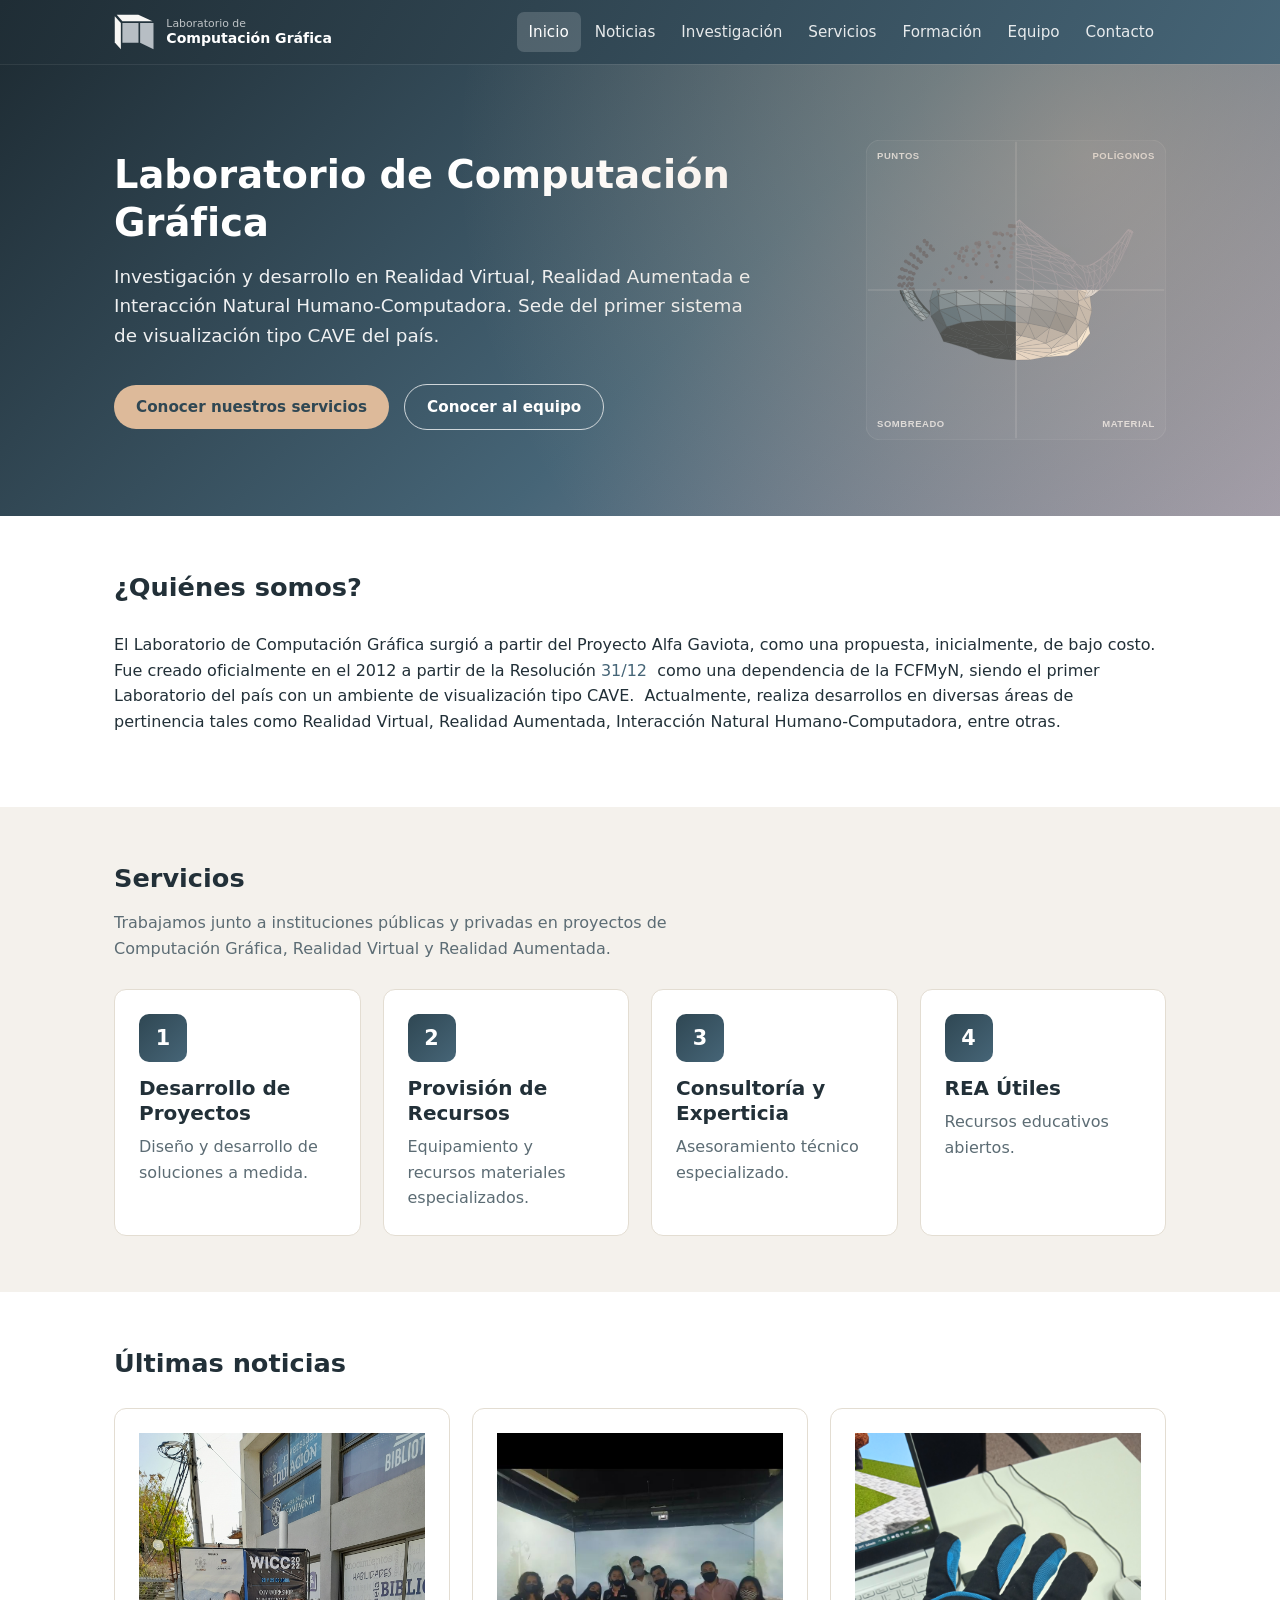
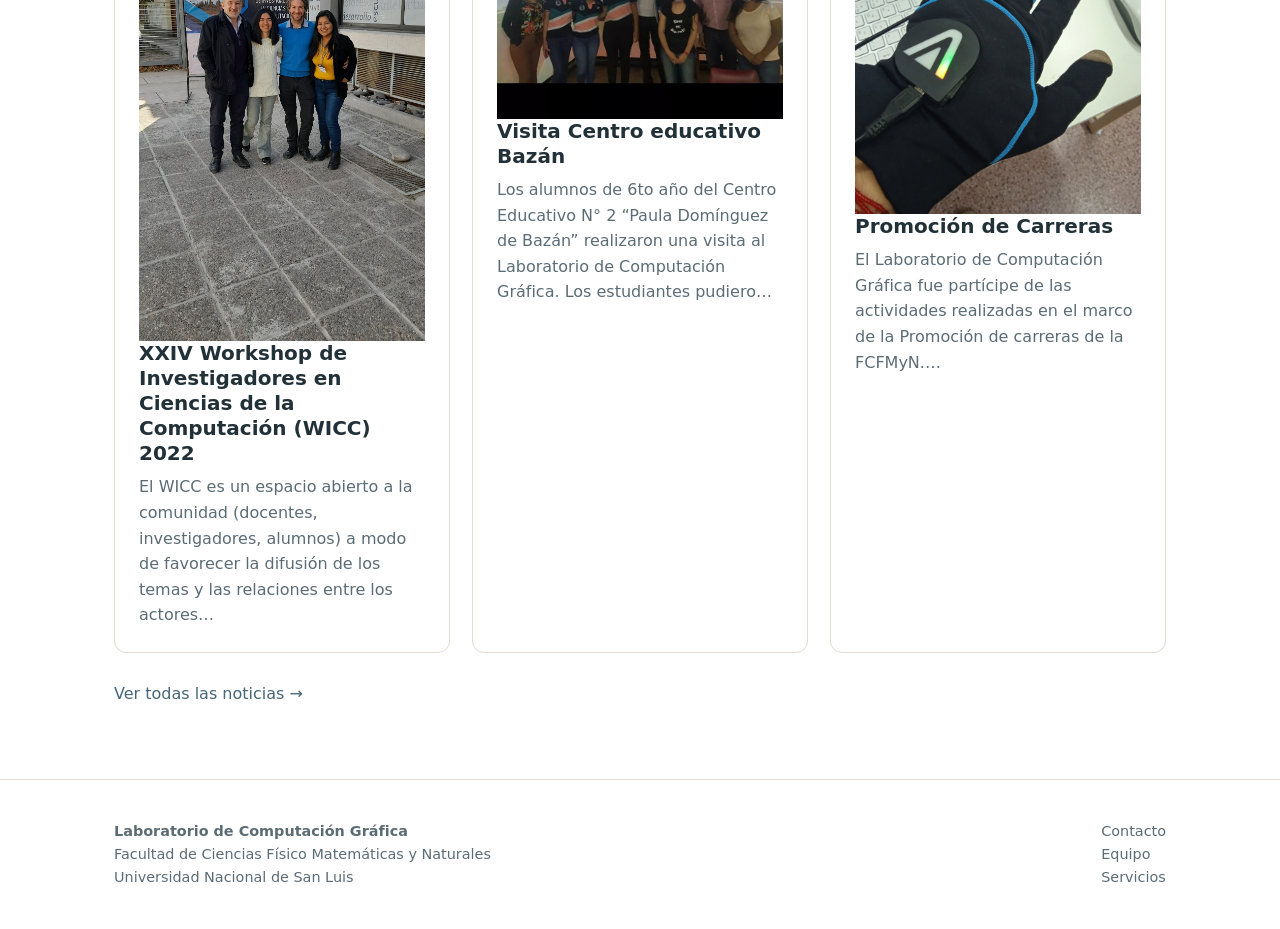
<file: index.html>
<!DOCTYPE html>
<html lang="es">
<head>
<meta charset="utf-8">
<meta name="viewport" content="width=device-width, initial-scale=1">
<title>Inicio · LCG - UNSL</title>
<meta name="description" content="Laboratorio de Computación Gráfica - Universidad Nacional de San Luis">
<link rel="icon" href="assets/favicon.png">
<link rel="stylesheet" href="assets/style.css">
<script>
// Oculta imagenes rotas apenas fallan (algunas, como las de Provision de
// Recursos, apuntan a un subdominio viejo de la UNSL que ya no existe).
// Va inline en el <head> -- si fuera en site.js, que carga al final del
// body, las imagenes rotas ya habrian disparado "error" antes de que el
// listener llegue a existir.
document.addEventListener("error", function (e) {
  if (e.target && e.target.tagName === "IMG") {
    var box = e.target.closest(".gallery-thumb, .rea-thumb, .card-thumb, .thumb");
    if (box) box.style.display = "none";
    else e.target.style.display = "none";
  }
}, true);
</script>
</head>
<body>
<header class="site-header">
  <div class="container">
    <a class="brand" href="index.html">
      <svg class="lcg-mark" viewBox="160 80 408 364" role="img" aria-label="LCG"><g transform="matrix(0.60609244,0,0,0.67032967,137.55252,-14.056417)"><path class="g" d="M177.143,275.21936H445.71429V572.36221H177.14285Z"/><path class="g" d="M473,275.21936H696V672.3622l-223,-100z"/><path class="k" d="m50,175.21935 101.42857,100V672.3622L50,569.50503Z"/><path class="k" d="M82.857149,152.3622H442.85715L680,249.50507H177.143Z"/></g></svg>
      <span class="brand-text"><span class="small">Laboratorio de</span><span class="big">Computación Gráfica</span></span>
    </a>
    <button class="menu-toggle" aria-label="Menú" onclick="document.querySelector('.main-nav').classList.toggle('open')">&#9776;</button>
    <nav class="main-nav">
      <a href="index.html" class="active">Inicio</a>
          <a href="noticias.html">Noticias</a>
          <div class="has-sub"><a href="investigacion.html">Investigación</a><div class="sub-menu"><a href="investigacion.html#areas">Áreas</a><a href="investigacion.html#proyectos">Proyectos</a><a href="investigacion.html#publicaciones">Publicaciones</a></div></div>
          <div class="has-sub"><a href="servicios.html">Servicios</a><div class="sub-menu"><a href="servicios.html#desarrollo-de-proyectos">Desarrollo de Proyectos</a><a href="servicios.html#provision-de-recursos-materiales">Provisión de Recursos Materiales</a><a href="servicios.html#consultoria-y-experticia">Consultoría y experticia</a><a href="servicios.html#rea-utiles">REA útiles</a><a href="servicios.html#politicas-de-privacidad">Políticas de privacidad</a></div></div>
          <a href="formacion.html">Formación</a>
          <a href="equipo.html">Equipo</a>
          <a href="contacto.html">Contacto</a>
    </nav>
  </div>
</header>
<main>

<section class="hero">
  <div class="container hero-flex">
    <div class="hero-text">
      <h1>Laboratorio de Computación Gráfica</h1>
      <p>Investigación y desarrollo en Realidad Virtual, Realidad Aumentada e Interacción Natural Humano-Computadora. Sede del primer sistema de visualización tipo CAVE del país.</p>
      <a class="btn" href="servicios.html">Conocer nuestros servicios</a>
      <a class="btn btn-outline" href="equipo.html">Conocer al equipo</a>
    </div>
    <div class="hero-art" aria-hidden="false">
      <svg viewBox="0 0 380 380" xmlns="http://www.w3.org/2000/svg" role="img"
     aria-label="La tetera de Utah partida en cuatro cuadrantes, cada uno en una etapa distinta del pipeline de render: puntos, poligonos, sombreado mate y material metalico">
  <defs>
        <clipPath id="q0"><rect x="0" y="0" width="190.0" height="190.0"/></clipPath>
    <clipPath id="q1"><rect x="190.0" y="0" width="190.0" height="190.0"/></clipPath>
    <clipPath id="q2"><rect x="0" y="190.0" width="190.0" height="190.0"/></clipPath>
    <clipPath id="q3"><rect x="190.0" y="190.0" width="190.0" height="190.0"/></clipPath>
  </defs>
  <rect x="0" y="0" width="380" height="380" rx="18" fill="rgba(255,255,255,.04)" stroke="rgba(255,255,255,.14)"/>
  <clipPath id="canvasClip"><rect x="2" y="2" width="376" height="376" rx="16"/></clipPath>
  <g clip-path="url(#canvasClip)">
      <g clip-path="url(#q0)">
    <circle cx="180.8" cy="263.9" r="2.4" fill="#5f6673"/>
    <circle cx="227.7" cy="257.4" r="2.5" fill="#656b79"/>
    <circle cx="214.2" cy="252.1" r="2.6" fill="#696e7c"/>
    <circle cx="196.6" cy="248.1" r="2.6" fill="#6c707f"/>
    <circle cx="177.2" cy="246.1" r="2.6" fill="#6c717f"/>
    <circle cx="158.2" cy="246.0" r="2.6" fill="#6b6f7e"/>
    <circle cx="141.9" cy="248.1" r="2.5" fill="#676d7b"/>
    <circle cx="130.4" cy="252.2" r="2.5" fill="#636976"/>
    <circle cx="126.0" cy="257.9" r="2.4" fill="#5e6471"/>
    <circle cx="130.0" cy="264.5" r="2.4" fill="#59606d"/>
    <circle cx="142.6" cy="270.9" r="2.3" fill="#555d69"/>
    <circle cx="162.4" cy="276.0" r="2.3" fill="#535b67"/>
    <circle cx="185.8" cy="278.7" r="2.3" fill="#525a66"/>
    <circle cx="208.2" cy="278.3" r="2.3" fill="#545c68"/>
    <circle cx="225.4" cy="275.1" r="2.3" fill="#575e6b"/>
    <circle cx="234.6" cy="269.9" r="2.4" fill="#5c626f"/>
    <circle cx="235.1" cy="263.7" r="2.5" fill="#616774"/>
    <circle cx="254.3" cy="245.4" r="2.6" fill="#696e7c"/>
    <circle cx="232.5" cy="237.7" r="2.6" fill="#6f7382"/>
    <circle cx="205.4" cy="232.1" r="2.7" fill="#737685"/>
    <circle cx="175.9" cy="229.0" r="2.7" fill="#737786"/>
    <circle cx="147.0" cy="228.7" r="2.7" fill="#717584"/>
    <circle cx="121.5" cy="231.3" r="2.6" fill="#6c707f"/>
    <circle cx="102.5" cy="236.8" r="2.5" fill="#656a78"/>
    <circle cx="93.7" cy="245.0" r="2.4" fill="#5d6370"/>
    <circle cx="98.2" cy="255.0" r="2.3" fill="#555d69"/>
    <circle cx="117.8" cy="265.3" r="2.2" fill="#4f5763"/>
    <circle cx="150.5" cy="273.8" r="2.2" fill="#4b545f"/>
    <circle cx="190.2" cy="278.3" r="2.2" fill="#4b535f"/>
    <circle cx="227.9" cy="277.7" r="2.2" fill="#4d5561"/>
    <circle cx="255.5" cy="272.5" r="2.3" fill="#525a66"/>
    <circle cx="268.8" cy="264.1" r="2.4" fill="#59606d"/>
    <circle cx="267.6" cy="254.6" r="2.5" fill="#616774"/>
    <circle cx="265.6" cy="225.9" r="2.6" fill="#696e7c"/>
    <circle cx="240.4" cy="218.1" r="2.7" fill="#707483"/>
    <circle cx="209.7" cy="212.4" r="2.7" fill="#757887"/>
    <circle cx="176.6" cy="209.0" r="2.7" fill="#757988"/>
    <circle cx="144.1" cy="208.3" r="2.7" fill="#737685"/>
    <circle cx="115.1" cy="210.4" r="2.6" fill="#6d7180"/>
    <circle cx="93.1" cy="215.5" r="2.5" fill="#656a78"/>
    <circle cx="82.3" cy="223.4" r="2.4" fill="#5c626f"/>
    <circle cx="86.8" cy="233.5" r="2.3" fill="#535b67"/>
    <circle cx="108.9" cy="244.2" r="2.2" fill="#4c5560"/>
    <circle cx="147.1" cy="253.3" r="2.1" fill="#48515c"/>
    <circle cx="193.7" cy="258.5" r="2.1" fill="#47505b"/>
    <circle cx="237.8" cy="258.2" r="2.2" fill="#4a525e"/>
    <circle cx="269.5" cy="253.1" r="2.2" fill="#4f5863"/>
    <circle cx="283.9" cy="244.7" r="2.3" fill="#575f6b"/>
    <circle cx="281.5" cy="235.1" r="2.5" fill="#616774"/>
    <circle cx="269.3" cy="208.2" r="2.6" fill="#696e7c"/>
    <circle cx="243.3" cy="201.1" r="2.7" fill="#707483"/>
    <circle cx="211.7" cy="195.6" r="2.7" fill="#747887"/>
    <circle cx="177.8" cy="192.3" r="2.7" fill="#757988"/>
    <circle cx="144.4" cy="191.3" r="2.7" fill="#727685"/>
    <circle cx="114.7" cy="192.8" r="2.6" fill="#6d717f"/>
    <circle cx="92.0" cy="196.9" r="2.5" fill="#646a77"/>
    <circle cx="80.8" cy="203.8" r="2.4" fill="#5b626f"/>
    <circle cx="85.3" cy="212.7" r="2.3" fill="#525a66"/>
    <circle cx="108.2" cy="222.5" r="2.2" fill="#4b545f"/>
    <circle cx="147.6" cy="231.1" r="2.1" fill="#47505b"/>
    <circle cx="196.0" cy="236.2" r="2.1" fill="#464f5a"/>
    <circle cx="241.7" cy="236.5" r="2.1" fill="#48515d"/>
    <circle cx="274.2" cy="232.3" r="2.2" fill="#4e5762"/>
    <circle cx="288.7" cy="225.0" r="2.3" fill="#575e6a"/>
    <circle cx="285.9" cy="216.5" r="2.4" fill="#606673"/>
    <circle cx="267.7" cy="188.9" r="2.5" fill="#686d7b"/>
    <circle cx="242.7" cy="183.0" r="2.6" fill="#6e7381"/>
    <circle cx="212.3" cy="178.2" r="2.7" fill="#737685"/>
    <circle cx="179.5" cy="175.1" r="2.7" fill="#737786"/>
    <circle cx="147.4" cy="173.8" r="2.7" fill="#717583"/>
    <circle cx="118.9" cy="174.5" r="2.6" fill="#6b707e"/>
    <circle cx="97.4" cy="177.5" r="2.5" fill="#636976"/>
    <circle cx="87.1" cy="182.7" r="2.4" fill="#5a616e"/>
    <circle cx="91.8" cy="189.8" r="2.3" fill="#525a66"/>
    <circle cx="113.9" cy="197.7" r="2.2" fill="#4b545f"/>
    <circle cx="151.6" cy="204.9" r="2.1" fill="#47505b"/>
    <circle cx="197.6" cy="209.5" r="2.1" fill="#464f5a"/>
    <circle cx="240.9" cy="210.5" r="2.1" fill="#49525d"/>
    <circle cx="271.9" cy="207.7" r="2.2" fill="#4e5762"/>
    <circle cx="286.0" cy="202.4" r="2.3" fill="#565d6a"/>
    <circle cx="283.4" cy="195.7" r="2.4" fill="#5f6572"/>
    <circle cx="259.5" cy="170.8" r="2.5" fill="#656b78"/>
    <circle cx="237.7" cy="166.2" r="2.6" fill="#6b707e"/>
    <circle cx="210.8" cy="162.4" r="2.6" fill="#6f7382"/>
    <circle cx="181.8" cy="159.7" r="2.6" fill="#707482"/>
    <circle cx="153.3" cy="158.3" r="2.6" fill="#6d7280"/>
    <circle cx="128.4" cy="158.4" r="2.6" fill="#686d7b"/>
    <circle cx="110.0" cy="160.2" r="2.5" fill="#626775"/>
    <circle cx="101.8" cy="163.7" r="2.4" fill="#5a616e"/>
    <circle cx="106.7" cy="168.6" r="2.3" fill="#535a66"/>
    <circle cx="126.4" cy="174.3" r="2.2" fill="#4d5561"/>
    <circle cx="158.8" cy="179.6" r="2.1" fill="#49525d"/>
    <circle cx="197.9" cy="183.4" r="2.1" fill="#48515d"/>
    <circle cx="234.8" cy="184.8" r="2.2" fill="#4b535f"/>
    <circle cx="261.6" cy="183.5" r="2.2" fill="#505864"/>
    <circle cx="274.3" cy="180.2" r="2.3" fill="#565e6a"/>
    <circle cx="272.8" cy="175.6" r="2.4" fill="#5e6471"/>
    <circle cx="249.3" cy="156.6" r="2.5" fill="#636976"/>
    <circle cx="231.2" cy="153.3" r="2.6" fill="#686d7b"/>
    <circle cx="208.6" cy="150.3" r="2.6" fill="#6b707e"/>
    <circle cx="183.9" cy="148.0" r="2.6" fill="#6c707f"/>
    <circle cx="159.8" cy="146.7" r="2.6" fill="#6a6f7d"/>
    <circle cx="139.0" cy="146.5" r="2.5" fill="#666b79"/>
    <circle cx="124.1" cy="147.5" r="2.4" fill="#606673"/>
    <circle cx="117.9" cy="149.8" r="2.4" fill="#5a616d"/>
    <circle cx="122.8" cy="153.1" r="2.3" fill="#545b68"/>
    <circle cx="139.5" cy="157.0" r="2.2" fill="#4f5763"/>
    <circle cx="166.0" cy="160.9" r="2.2" fill="#4c5460"/>
    <circle cx="197.5" cy="163.9" r="2.2" fill="#4b545f"/>
    <circle cx="227.3" cy="165.3" r="2.2" fill="#4d5561"/>
    <circle cx="249.5" cy="164.9" r="2.3" fill="#515965"/>
    <circle cx="260.5" cy="163.0" r="2.3" fill="#575e6a"/>
    <circle cx="259.9" cy="160.0" r="2.4" fill="#5d6471"/>
    <circle cx="253.7" cy="151.3" r="2.5" fill="#646977"/>
    <circle cx="234.4" cy="147.9" r="2.6" fill="#696e7c"/>
    <circle cx="210.2" cy="144.9" r="2.6" fill="#6c717f"/>
    <circle cx="183.9" cy="142.5" r="2.6" fill="#6d717f"/>
    <circle cx="158.3" cy="141.0" r="2.6" fill="#6b6f7e"/>
    <circle cx="136.1" cy="140.6" r="2.5" fill="#666c79"/>
    <circle cx="120.0" cy="141.4" r="2.4" fill="#606674"/>
    <circle cx="113.2" cy="143.5" r="2.4" fill="#59606d"/>
    <circle cx="118.2" cy="146.8" r="2.3" fill="#535b67"/>
    <circle cx="136.0" cy="150.7" r="2.2" fill="#4e5662"/>
    <circle cx="164.6" cy="154.7" r="2.2" fill="#4a535f"/>
    <circle cx="198.7" cy="157.9" r="2.2" fill="#4a535e"/>
    <circle cx="230.9" cy="159.5" r="2.2" fill="#4c5460"/>
    <circle cx="254.7" cy="159.3" r="2.2" fill="#505864"/>
    <circle cx="266.3" cy="157.5" r="2.3" fill="#565d6a"/>
    <circle cx="265.3" cy="154.7" r="2.4" fill="#5d6370"/>
    <circle cx="247.8" cy="144.8" r="2.5" fill="#626876"/>
    <circle cx="230.6" cy="142.0" r="2.5" fill="#676c7a"/>
    <circle cx="208.8" cy="139.3" r="2.6" fill="#6a6f7d"/>
    <circle cx="185.0" cy="137.2" r="2.6" fill="#6a6f7d"/>
    <circle cx="161.9" cy="135.8" r="2.6" fill="#696e7c"/>
    <circle cx="142.0" cy="135.3" r="2.5" fill="#656a78"/>
    <circle cx="127.8" cy="135.8" r="2.4" fill="#5f6673"/>
    <circle cx="122.1" cy="137.4" r="2.4" fill="#59606d"/>
    <circle cx="127.0" cy="140.0" r="2.3" fill="#545b67"/>
    <circle cx="143.0" cy="143.2" r="2.2" fill="#4f5763"/>
    <circle cx="168.3" cy="146.6" r="2.2" fill="#4c5560"/>
    <circle cx="198.3" cy="149.3" r="2.2" fill="#4c5460"/>
    <circle cx="226.7" cy="150.9" r="2.2" fill="#4d5661"/>
    <circle cx="247.8" cy="151.0" r="2.3" fill="#515965"/>
    <circle cx="258.4" cy="149.7" r="2.3" fill="#575e6a"/>
    <circle cx="257.9" cy="147.5" r="2.4" fill="#5d6370"/>
    <circle cx="235.2" cy="137.1" r="2.4" fill="#606674"/>
    <circle cx="222.2" cy="135.1" r="2.5" fill="#646977"/>
    <circle cx="205.3" cy="133.2" r="2.5" fill="#666b79"/>
    <circle cx="186.9" cy="131.5" r="2.5" fill="#666c7a"/>
    <circle cx="169.0" cy="130.4" r="2.5" fill="#656b78"/>
    <circle cx="153.8" cy="129.9" r="2.5" fill="#626875"/>
    <circle cx="143.3" cy="130.1" r="2.4" fill="#5e6472"/>
    <circle cx="139.6" cy="131.1" r="2.4" fill="#5a606d"/>
    <circle cx="143.8" cy="132.8" r="2.3" fill="#555d69"/>
    <circle cx="156.2" cy="135.0" r="2.3" fill="#525966"/>
    <circle cx="175.0" cy="137.3" r="2.2" fill="#4f5863"/>
    <circle cx="197.0" cy="139.2" r="2.2" fill="#4f5763"/>
    <circle cx="217.9" cy="140.5" r="2.2" fill="#505864"/>
    <circle cx="233.8" cy="140.8" r="2.3" fill="#535b67"/>
    <circle cx="242.2" cy="140.2" r="2.3" fill="#575e6b"/>
    <circle cx="242.4" cy="138.9" r="2.4" fill="#5c636f"/>
    <circle cx="218.6" cy="122.4" r="2.4" fill="#5d6471"/>
    <circle cx="211.0" cy="121.4" r="2.4" fill="#606673"/>
    <circle cx="201.0" cy="120.3" r="2.5" fill="#616774"/>
    <circle cx="189.8" cy="119.4" r="2.5" fill="#616774"/>
    <circle cx="179.1" cy="118.6" r="2.4" fill="#606674"/>
    <circle cx="170.1" cy="118.2" r="2.4" fill="#5f6572"/>
    <circle cx="164.3" cy="118.1" r="2.4" fill="#5c6370"/>
    <circle cx="162.5" cy="118.4" r="2.4" fill="#5a606d"/>
    <circle cx="165.4" cy="119.1" r="2.3" fill="#575e6b"/>
    <circle cx="172.8" cy="120.1" r="2.3" fill="#555c69"/>
    <circle cx="183.5" cy="121.3" r="2.3" fill="#545b68"/>
    <circle cx="195.8" cy="122.3" r="2.3" fill="#535b67"/>
    <circle cx="207.6" cy="123.2" r="2.3" fill="#545c68"/>
    <circle cx="216.8" cy="123.6" r="2.3" fill="#565d6a"/>
    <circle cx="221.9" cy="123.6" r="2.3" fill="#585f6c"/>
    <circle cx="222.5" cy="123.1" r="2.4" fill="#5b626e"/>
    <circle cx="203.8" cy="110.5" r="2.4" fill="#5b626f"/>
    <circle cx="200.9" cy="110.2" r="2.4" fill="#5c626f"/>
    <circle cx="196.9" cy="109.9" r="2.4" fill="#5c6370"/>
    <circle cx="192.4" cy="109.5" r="2.4" fill="#5c6370"/>
    <circle cx="188.1" cy="109.1" r="2.4" fill="#5c6370"/>
    <circle cx="184.6" cy="108.9" r="2.4" fill="#5c626f"/>
    <circle cx="182.4" cy="108.8" r="2.4" fill="#5b616e"/>
    <circle cx="181.9" cy="108.9" r="2.4" fill="#5a606d"/>
    <circle cx="183.1" cy="109.1" r="2.3" fill="#59606c"/>
    <circle cx="186.0" cy="109.4" r="2.3" fill="#585f6b"/>
    <circle cx="190.1" cy="109.8" r="2.3" fill="#575e6b"/>
    <circle cx="194.8" cy="110.2" r="2.3" fill="#575e6b"/>
    <circle cx="199.2" cy="110.5" r="2.3" fill="#585f6b"/>
    <circle cx="202.8" cy="110.7" r="2.3" fill="#585f6c"/>
    <circle cx="204.9" cy="110.8" r="2.4" fill="#59606d"/>
    <circle cx="205.2" cy="110.8" r="2.4" fill="#5a616e"/>
    <circle cx="194.3" cy="101.3" r="2.4" fill="#5a606d"/>
    <circle cx="77.2" cy="225.4" r="2.2" fill="#505864"/>
    <circle cx="72.3" cy="229.0" r="2.2" fill="#505864"/>
    <circle cx="68.9" cy="229.3" r="2.3" fill="#515965"/>
    <circle cx="69.1" cy="226.2" r="2.3" fill="#525a66"/>
    <circle cx="72.6" cy="221.6" r="2.3" fill="#535b67"/>
    <circle cx="77.4" cy="218.2" r="2.3" fill="#535a67"/>
    <circle cx="80.8" cy="217.8" r="2.3" fill="#525a66"/>
    <circle cx="80.8" cy="220.8" r="2.2" fill="#515965"/>
    <circle cx="69.6" cy="217.6" r="2.2" fill="#4f5763"/>
    <circle cx="64.5" cy="221.0" r="2.2" fill="#4f5763"/>
    <circle cx="61.1" cy="221.3" r="2.2" fill="#505864"/>
    <circle cx="61.4" cy="218.4" r="2.3" fill="#515965"/>
    <circle cx="65.1" cy="213.9" r="2.3" fill="#525a66"/>
    <circle cx="70.0" cy="210.6" r="2.3" fill="#525a66"/>
    <circle cx="73.5" cy="210.2" r="2.2" fill="#515965"/>
    <circle cx="73.3" cy="213.1" r="2.2" fill="#505864"/>
    <circle cx="62.9" cy="209.5" r="2.2" fill="#4e5662"/>
    <circle cx="57.5" cy="212.6" r="2.2" fill="#4e5662"/>
    <circle cx="53.9" cy="212.8" r="2.2" fill="#4f5763"/>
    <circle cx="54.4" cy="210.1" r="2.2" fill="#505864"/>
    <circle cx="58.5" cy="206.1" r="2.2" fill="#515965"/>
    <circle cx="63.8" cy="203.0" r="2.2" fill="#515965"/>
    <circle cx="67.4" cy="202.8" r="2.2" fill="#505864"/>
    <circle cx="67.0" cy="205.4" r="2.2" fill="#4f5763"/>
    <circle cx="57.6" cy="201.3" r="2.2" fill="#4d5561"/>
    <circle cx="51.7" cy="203.8" r="2.2" fill="#4d5561"/>
    <circle cx="48.1" cy="203.8" r="2.2" fill="#4e5662"/>
    <circle cx="48.8" cy="201.4" r="2.2" fill="#4f5763"/>
    <circle cx="53.3" cy="198.0" r="2.2" fill="#505864"/>
    <circle cx="59.1" cy="195.6" r="2.2" fill="#505864"/>
    <circle cx="62.8" cy="195.5" r="2.2" fill="#4f5763"/>
    <circle cx="62.2" cy="197.9" r="2.2" fill="#4e5662"/>
    <circle cx="54.0" cy="193.0" r="2.2" fill="#4c5561"/>
    <circle cx="47.7" cy="194.6" r="2.2" fill="#4c5560"/>
    <circle cx="43.9" cy="194.3" r="2.2" fill="#4d5661"/>
    <circle cx="44.8" cy="192.3" r="2.2" fill="#4e5763"/>
    <circle cx="49.8" cy="189.9" r="2.2" fill="#4f5763"/>
    <circle cx="56.0" cy="188.4" r="2.2" fill="#4f5863"/>
    <circle cx="59.8" cy="188.6" r="2.2" fill="#4f5763"/>
    <circle cx="59.0" cy="190.5" r="2.2" fill="#4d5661"/>
    <circle cx="52.3" cy="184.6" r="2.2" fill="#4c5460"/>
    <circle cx="45.7" cy="184.9" r="2.2" fill="#4c5460"/>
    <circle cx="41.8" cy="184.1" r="2.2" fill="#4d5561"/>
    <circle cx="42.9" cy="182.8" r="2.2" fill="#4e5662"/>
    <circle cx="48.1" cy="181.7" r="2.2" fill="#4f5763"/>
    <circle cx="54.6" cy="181.4" r="2.2" fill="#4f5763"/>
    <circle cx="58.5" cy="182.1" r="2.2" fill="#4e5662"/>
    <circle cx="57.6" cy="183.4" r="2.2" fill="#4d5561"/>
    <circle cx="52.7" cy="176.1" r="2.2" fill="#4c5460"/>
    <circle cx="46.2" cy="174.9" r="2.2" fill="#4b5460"/>
    <circle cx="42.2" cy="173.7" r="2.2" fill="#4c5560"/>
    <circle cx="43.3" cy="173.1" r="2.2" fill="#4e5662"/>
    <circle cx="48.5" cy="173.4" r="2.2" fill="#4f5763"/>
    <circle cx="54.9" cy="174.6" r="2.2" fill="#4f5763"/>
    <circle cx="58.8" cy="175.8" r="2.2" fill="#4e5662"/>
    <circle cx="58.0" cy="176.4" r="2.2" fill="#4d5561"/>
    <circle cx="55.2" cy="167.6" r="2.2" fill="#4c5460"/>
    <circle cx="49.0" cy="165.1" r="2.2" fill="#4b5460"/>
    <circle cx="45.2" cy="163.4" r="2.2" fill="#4c5560"/>
    <circle cx="46.0" cy="163.4" r="2.2" fill="#4e5662"/>
    <circle cx="50.9" cy="165.2" r="2.2" fill="#4f5763"/>
    <circle cx="56.9" cy="167.5" r="2.2" fill="#4f5763"/>
    <circle cx="60.7" cy="169.3" r="2.2" fill="#4e5662"/>
    <circle cx="60.0" cy="169.3" r="2.2" fill="#4d5561"/>
    <circle cx="55.2" cy="156.9" r="2.2" fill="#4f5763"/>
    <circle cx="60.8" cy="160.2" r="2.2" fill="#4f5763"/>
    <circle cx="64.4" cy="162.3" r="2.2" fill="#4e5662"/>
    <circle cx="63.9" cy="161.9" r="2.2" fill="#4d5561"/>
    <circle cx="59.6" cy="159.1" r="2.2" fill="#4c5460"/>
    <circle cx="53.9" cy="155.7" r="2.2" fill="#4c5460"/>
    <circle cx="50.3" cy="153.7" r="2.2" fill="#4c5561"/>
    <circle cx="50.9" cy="154.2" r="2.2" fill="#4e5662"/>
    <circle cx="61.2" cy="148.7" r="2.2" fill="#4f5763"/>
    <circle cx="66.3" cy="152.7" r="2.2" fill="#4f5763"/>
    <circle cx="69.7" cy="155.0" r="2.2" fill="#4e5762"/>
    <circle cx="69.6" cy="154.2" r="2.2" fill="#4d5561"/>
    <circle cx="65.8" cy="150.8" r="2.2" fill="#4c5460"/>
    <circle cx="60.6" cy="146.7" r="2.2" fill="#4c5460"/>
    <circle cx="57.1" cy="144.4" r="2.2" fill="#4d5561"/>
    <circle cx="57.4" cy="145.3" r="2.2" fill="#4e5662"/>
    <circle cx="68.7" cy="140.7" r="2.2" fill="#4f5863"/>
    <circle cx="73.4" cy="145.0" r="2.2" fill="#505864"/>
    <circle cx="76.7" cy="147.4" r="2.2" fill="#4f5763"/>
    <circle cx="76.7" cy="146.4" r="2.2" fill="#4d5662"/>
    <circle cx="73.4" cy="142.5" r="2.2" fill="#4c5561"/>
    <circle cx="68.6" cy="138.0" r="2.2" fill="#4c5560"/>
    <circle cx="65.2" cy="135.6" r="2.2" fill="#4d5661"/>
    <circle cx="65.3" cy="136.8" r="2.2" fill="#4e5763"/>
    <circle cx="77.1" cy="132.7" r="2.2" fill="#505864"/>
    <circle cx="81.7" cy="137.2" r="2.2" fill="#505864"/>
    <circle cx="85.0" cy="139.5" r="2.2" fill="#4f5763"/>
    <circle cx="85.2" cy="138.4" r="2.2" fill="#4e5662"/>
    <circle cx="82.1" cy="134.3" r="2.2" fill="#4d5561"/>
    <circle cx="77.4" cy="129.7" r="2.2" fill="#4d5561"/>
    <circle cx="74.1" cy="127.3" r="2.2" fill="#4e5662"/>
    <circle cx="74.0" cy="128.6" r="2.2" fill="#4f5763"/>
    <circle cx="252.2" cy="177.5" r="2.6" fill="#6c717f"/>
    <circle cx="256.2" cy="195.0" r="2.6" fill="#6c707e"/>
    <circle cx="266.0" cy="205.2" r="2.6" fill="#686d7b"/>
    <circle cx="276.3" cy="201.7" r="2.5" fill="#646a77"/>
    <circle cx="280.8" cy="185.7" r="2.5" fill="#626775"/>
    <circle cx="276.4" cy="167.0" r="2.5" fill="#626875"/>
    <circle cx="265.9" cy="157.3" r="2.5" fill="#666b79"/>
    <circle cx="256.0" cy="162.0" r="2.6" fill="#6a6f7d"/>
    <circle cx="262.9" cy="176.6" r="2.6" fill="#6d7180"/>
    <circle cx="267.9" cy="191.6" r="2.6" fill="#6c717f"/>
    <circle cx="277.3" cy="200.3" r="2.6" fill="#6a6e7d"/>
    <circle cx="285.9" cy="197.3" r="2.5" fill="#666b79"/>
    <circle cx="288.5" cy="183.7" r="2.5" fill="#636977"/>
    <circle cx="283.1" cy="167.8" r="2.5" fill="#646977"/>
    <circle cx="273.2" cy="159.5" r="2.5" fill="#676c7a"/>
    <circle cx="265.0" cy="163.4" r="2.6" fill="#6a6f7d"/>
    <circle cx="273.9" cy="173.1" r="2.6" fill="#6d7280"/>
    <circle cx="280.4" cy="185.0" r="2.6" fill="#6d7280"/>
    <circle cx="289.6" cy="191.9" r="2.6" fill="#6b707e"/>
    <circle cx="296.2" cy="189.6" r="2.5" fill="#686d7b"/>
    <circle cx="296.3" cy="178.9" r="2.5" fill="#656b78"/>
    <circle cx="289.4" cy="166.3" r="2.5" fill="#656b78"/>
    <circle cx="279.9" cy="159.6" r="2.5" fill="#686d7b"/>
    <circle cx="273.6" cy="162.6" r="2.6" fill="#6b707e"/>
    <circle cx="285.1" cy="166.9" r="2.6" fill="#6e7281"/>
    <circle cx="291.9" cy="175.9" r="2.6" fill="#6e7281"/>
    <circle cx="300.3" cy="181.1" r="2.6" fill="#6c717f"/>
    <circle cx="305.5" cy="179.4" r="2.6" fill="#696e7c"/>
    <circle cx="304.2" cy="171.4" r="2.5" fill="#676c7a"/>
    <circle cx="297.0" cy="162.0" r="2.5" fill="#676c7a"/>
    <circle cx="288.4" cy="156.8" r="2.6" fill="#696e7c"/>
    <circle cx="283.5" cy="159.0" r="2.6" fill="#6c707f"/>
    <circle cx="296.5" cy="158.0" r="2.6" fill="#6e7281"/>
    <circle cx="302.8" cy="164.5" r="2.6" fill="#6e7381"/>
    <circle cx="310.0" cy="168.3" r="2.6" fill="#6d7180"/>
    <circle cx="314.0" cy="167.0" r="2.6" fill="#6a6f7d"/>
    <circle cx="312.3" cy="161.3" r="2.6" fill="#696e7c"/>
    <circle cx="305.7" cy="154.5" r="2.6" fill="#686d7b"/>
    <circle cx="298.3" cy="150.8" r="2.6" fill="#6a6f7d"/>
    <circle cx="294.5" cy="152.3" r="2.6" fill="#6c717f"/>
    <circle cx="308.1" cy="146.4" r="2.6" fill="#6e7381"/>
    <circle cx="313.4" cy="150.9" r="2.6" fill="#6e7381"/>
    <circle cx="319.2" cy="153.5" r="2.6" fill="#6d7280"/>
    <circle cx="322.2" cy="152.5" r="2.6" fill="#6b707e"/>
    <circle cx="320.5" cy="148.6" r="2.6" fill="#6a6f7d"/>
    <circle cx="315.1" cy="144.0" r="2.6" fill="#6a6f7d"/>
    <circle cx="309.2" cy="141.4" r="2.6" fill="#6b707e"/>
    <circle cx="306.3" cy="142.5" r="2.6" fill="#6d7180"/>
    <circle cx="320.1" cy="132.2" r="2.6" fill="#6e7381"/>
    <circle cx="324.0" cy="135.0" r="2.6" fill="#6f7381"/>
    <circle cx="328.2" cy="136.6" r="2.6" fill="#6e7281"/>
    <circle cx="330.2" cy="135.9" r="2.6" fill="#6c717f"/>
    <circle cx="328.9" cy="133.4" r="2.6" fill="#6b707e"/>
    <circle cx="324.9" cy="130.5" r="2.6" fill="#6b707e"/>
    <circle cx="320.7" cy="128.9" r="2.6" fill="#6c717f"/>
    <circle cx="318.7" cy="129.7" r="2.6" fill="#6d7280"/>
    <circle cx="332.4" cy="115.2" r="2.6" fill="#6e7381"/>
    <circle cx="334.6" cy="116.7" r="2.6" fill="#6e7381"/>
    <circle cx="337.0" cy="117.5" r="2.6" fill="#6e7281"/>
    <circle cx="338.2" cy="117.1" r="2.6" fill="#6d7280"/>
    <circle cx="337.4" cy="115.7" r="2.6" fill="#6d7180"/>
    <circle cx="335.2" cy="114.1" r="2.6" fill="#6d717f"/>
    <circle cx="332.8" cy="113.4" r="2.6" fill="#6d7280"/>
    <circle cx="331.6" cy="113.8" r="2.6" fill="#6e7281"/>
    <circle cx="334.9" cy="115.4" r="2.6" fill="#6e7280"/>
  </g>
  <g clip-path="url(#q1)">
    <line x1="176.6" y1="209.0" x2="144.4" y2="191.3" stroke="#9a99ab" stroke-width="0.8" opacity=".85"/>
    <line x1="212.3" y1="178.2" x2="179.5" y2="175.1" stroke="#9a99ab" stroke-width="0.8" opacity=".85"/>
    <line x1="208.6" y1="150.3" x2="183.9" y2="148.0" stroke="#9a99ab" stroke-width="0.8" opacity=".85"/>
    <line x1="44.8" y1="192.3" x2="42.9" y2="182.8" stroke="#9a99ab" stroke-width="0.8" opacity=".85"/>
    <line x1="76.7" y1="146.4" x2="82.1" y2="134.3" stroke="#9a99ab" stroke-width="0.8" opacity=".85"/>
    <line x1="232.5" y1="237.7" x2="209.7" y2="212.4" stroke="#9a99ab" stroke-width="0.8" opacity=".85"/>
    <line x1="126.0" y1="257.9" x2="130.0" y2="264.5" stroke="#9a99ab" stroke-width="0.8" opacity=".85"/>
    <line x1="180.8" y1="263.9" x2="158.2" y2="246.0" stroke="#9a99ab" stroke-width="0.8" opacity=".85"/>
    <line x1="49.0" y1="165.1" x2="45.2" y2="163.4" stroke="#9a99ab" stroke-width="0.8" opacity=".85"/>
    <line x1="65.2" y1="135.6" x2="74.1" y2="127.3" stroke="#9a99ab" stroke-width="0.8" opacity=".85"/>
    <line x1="57.6" y1="201.3" x2="47.7" y2="194.6" stroke="#9a99ab" stroke-width="0.8" opacity=".85"/>
    <line x1="180.8" y1="263.9" x2="225.4" y2="275.1" stroke="#9a99ab" stroke-width="0.8" opacity=".85"/>
    <line x1="183.9" y1="148.0" x2="159.8" y2="146.7" stroke="#9a99ab" stroke-width="0.8" opacity=".85"/>
    <line x1="298.3" y1="150.8" x2="306.3" y2="142.5" stroke="#9a99ab" stroke-width="0.8" opacity=".85"/>
    <line x1="147.0" y1="228.7" x2="144.1" y2="208.3" stroke="#9a99ab" stroke-width="0.8" opacity=".85"/>
    <line x1="185.0" y1="137.2" x2="161.9" y2="135.8" stroke="#9a99ab" stroke-width="0.8" opacity=".85"/>
    <line x1="247.8" y1="144.8" x2="222.2" y2="135.1" stroke="#9a99ab" stroke-width="0.8" opacity=".85"/>
    <line x1="59.6" y1="159.1" x2="65.8" y2="150.8" stroke="#9a99ab" stroke-width="0.8" opacity=".85"/>
    <line x1="324.9" y1="130.5" x2="320.7" y2="128.9" stroke="#9a99ab" stroke-width="0.8" opacity=".85"/>
    <line x1="296.3" y1="178.9" x2="297.0" y2="162.0" stroke="#9a99ab" stroke-width="0.8" opacity=".85"/>
    <line x1="48.8" y1="201.4" x2="44.8" y2="192.3" stroke="#9a99ab" stroke-width="0.8" opacity=".85"/>
    <line x1="205.2" y1="110.8" x2="194.3" y2="101.3" stroke="#9a99ab" stroke-width="0.8" opacity=".85"/>
    <line x1="64.5" y1="221.0" x2="57.5" y2="212.6" stroke="#9a99ab" stroke-width="0.8" opacity=".85"/>
    <line x1="259.5" y1="170.8" x2="272.8" y2="175.6" stroke="#9a99ab" stroke-width="0.8" opacity=".85"/>
    <line x1="161.9" y1="135.8" x2="142.0" y2="135.3" stroke="#9a99ab" stroke-width="0.8" opacity=".85"/>
    <line x1="211.0" y1="121.4" x2="196.9" y2="109.9" stroke="#9a99ab" stroke-width="0.8" opacity=".85"/>
    <line x1="276.4" y1="167.0" x2="283.1" y2="167.8" stroke="#9a99ab" stroke-width="0.8" opacity=".85"/>
    <line x1="225.4" y1="275.1" x2="234.6" y2="269.9" stroke="#9a99ab" stroke-width="0.8" opacity=".85"/>
    <line x1="50.9" y1="165.2" x2="59.6" y2="159.1" stroke="#9a99ab" stroke-width="0.8" opacity=".85"/>
    <line x1="62.2" y1="197.9" x2="54.0" y2="193.0" stroke="#9a99ab" stroke-width="0.8" opacity=".85"/>
    <line x1="288.5" y1="183.7" x2="289.4" y2="166.3" stroke="#9a99ab" stroke-width="0.8" opacity=".85"/>
    <line x1="124.1" y1="147.5" x2="113.2" y2="143.5" stroke="#9a99ab" stroke-width="0.8" opacity=".85"/>
    <line x1="41.8" y1="184.1" x2="42.2" y2="173.7" stroke="#9a99ab" stroke-width="0.8" opacity=".85"/>
    <line x1="305.5" y1="179.4" x2="304.2" y2="171.4" stroke="#9a99ab" stroke-width="0.8" opacity=".85"/>
    <line x1="72.3" y1="229.0" x2="64.5" y2="221.0" stroke="#9a99ab" stroke-width="0.8" opacity=".85"/>
    <line x1="170.1" y1="118.2" x2="164.3" y2="118.1" stroke="#9a99ab" stroke-width="0.8" opacity=".85"/>
    <line x1="234.6" y1="269.9" x2="235.1" y2="263.7" stroke="#9a99ab" stroke-width="0.8" opacity=".85"/>
    <line x1="54.0" y1="193.0" x2="47.7" y2="194.6" stroke="#9a99ab" stroke-width="0.8" opacity=".85"/>
    <line x1="283.9" y1="244.7" x2="281.5" y2="235.1" stroke="#9a99ab" stroke-width="0.8" opacity=".85"/>
    <line x1="101.8" y1="163.7" x2="117.9" y2="149.8" stroke="#9a99ab" stroke-width="0.8" opacity=".85"/>
    <line x1="304.2" y1="171.4" x2="297.0" y2="162.0" stroke="#9a99ab" stroke-width="0.8" opacity=".85"/>
    <line x1="69.6" y1="154.2" x2="76.7" y2="146.4" stroke="#9a99ab" stroke-width="0.8" opacity=".85"/>
    <line x1="337.4" y1="115.7" x2="335.2" y2="114.1" stroke="#9a99ab" stroke-width="0.8" opacity=".85"/>
    <line x1="43.9" y1="194.3" x2="41.8" y2="184.1" stroke="#9a99ab" stroke-width="0.8" opacity=".85"/>
    <line x1="281.5" y1="235.1" x2="269.3" y2="208.2" stroke="#9a99ab" stroke-width="0.8" opacity=".85"/>
    <line x1="180.8" y1="263.9" x2="130.0" y2="264.5" stroke="#9a99ab" stroke-width="0.8" opacity=".85"/>
    <line x1="283.4" y1="195.7" x2="259.5" y2="170.8" stroke="#9a99ab" stroke-width="0.8" opacity=".85"/>
    <line x1="62.9" y1="209.5" x2="57.6" y2="201.3" stroke="#9a99ab" stroke-width="0.8" opacity=".85"/>
    <line x1="335.2" y1="114.1" x2="332.8" y2="113.4" stroke="#9a99ab" stroke-width="0.8" opacity=".85"/>
    <line x1="63.9" y1="161.9" x2="69.6" y2="154.2" stroke="#9a99ab" stroke-width="0.8" opacity=".85"/>
    <line x1="59.8" y1="188.6" x2="59.0" y2="190.5" stroke="#9a99ab" stroke-width="0.8" opacity=".85"/>
    <line x1="259.5" y1="170.8" x2="237.7" y2="166.2" stroke="#9a99ab" stroke-width="0.8" opacity=".85"/>
    <line x1="266.0" y1="205.2" x2="276.3" y2="201.7" stroke="#9a99ab" stroke-width="0.8" opacity=".85"/>
    <line x1="283.5" y1="159.0" x2="294.5" y2="152.3" stroke="#9a99ab" stroke-width="0.8" opacity=".85"/>
    <line x1="46.2" y1="174.9" x2="49.0" y2="165.1" stroke="#9a99ab" stroke-width="0.8" opacity=".85"/>
    <line x1="69.6" y1="217.6" x2="62.9" y2="209.5" stroke="#9a99ab" stroke-width="0.8" opacity=".85"/>
    <line x1="121.5" y1="231.3" x2="102.5" y2="236.8" stroke="#9a99ab" stroke-width="0.8" opacity=".85"/>
    <line x1="59.0" y1="190.5" x2="52.3" y2="184.6" stroke="#9a99ab" stroke-width="0.8" opacity=".85"/>
    <line x1="196.6" y1="248.1" x2="205.4" y2="232.1" stroke="#9a99ab" stroke-width="0.8" opacity=".85"/>
    <line x1="211.7" y1="195.6" x2="179.5" y2="175.1" stroke="#9a99ab" stroke-width="0.8" opacity=".85"/>
    <line x1="234.4" y1="147.9" x2="210.2" y2="144.9" stroke="#9a99ab" stroke-width="0.8" opacity=".85"/>
    <line x1="314.0" y1="167.0" x2="312.3" y2="161.3" stroke="#9a99ab" stroke-width="0.8" opacity=".85"/>
    <line x1="45.7" y1="184.9" x2="46.2" y2="174.9" stroke="#9a99ab" stroke-width="0.8" opacity=".85"/>
    <line x1="92.0" y1="196.9" x2="80.8" y2="203.8" stroke="#9a99ab" stroke-width="0.8" opacity=".85"/>
    <line x1="176.6" y1="209.0" x2="177.8" y2="192.3" stroke="#9a99ab" stroke-width="0.8" opacity=".85"/>
    <line x1="55.2" y1="167.6" x2="60.8" y2="160.2" stroke="#9a99ab" stroke-width="0.8" opacity=".85"/>
    <line x1="272.8" y1="175.6" x2="259.9" y2="160.0" stroke="#9a99ab" stroke-width="0.8" opacity=".85"/>
    <line x1="205.3" y1="133.2" x2="186.9" y2="131.5" stroke="#9a99ab" stroke-width="0.8" opacity=".85"/>
    <line x1="265.3" y1="154.7" x2="257.9" y2="147.5" stroke="#9a99ab" stroke-width="0.8" opacity=".85"/>
    <line x1="298.3" y1="150.8" x2="309.2" y2="141.4" stroke="#9a99ab" stroke-width="0.8" opacity=".85"/>
    <line x1="147.4" y1="173.8" x2="153.3" y2="158.3" stroke="#9a99ab" stroke-width="0.8" opacity=".85"/>
    <line x1="247.8" y1="144.8" x2="235.2" y2="137.1" stroke="#9a99ab" stroke-width="0.8" opacity=".85"/>
    <line x1="253.7" y1="151.3" x2="265.3" y2="154.7" stroke="#9a99ab" stroke-width="0.8" opacity=".85"/>
    <line x1="218.6" y1="122.4" x2="203.8" y2="110.5" stroke="#9a99ab" stroke-width="0.8" opacity=".85"/>
    <line x1="324.9" y1="130.5" x2="332.8" y2="113.4" stroke="#9a99ab" stroke-width="0.8" opacity=".85"/>
    <line x1="62.8" y1="195.5" x2="59.0" y2="190.5" stroke="#9a99ab" stroke-width="0.8" opacity=".85"/>
    <line x1="139.0" y1="146.5" x2="136.1" y2="140.6" stroke="#9a99ab" stroke-width="0.8" opacity=".85"/>
    <line x1="188.1" y1="109.1" x2="184.6" y2="108.9" stroke="#9a99ab" stroke-width="0.8" opacity=".85"/>
    <line x1="77.2" y1="225.4" x2="80.8" y2="220.8" stroke="#9a99ab" stroke-width="0.8" opacity=".85"/>
    <line x1="211.0" y1="121.4" x2="200.9" y2="110.2" stroke="#9a99ab" stroke-width="0.8" opacity=".85"/>
    <line x1="288.5" y1="183.7" x2="296.3" y2="178.9" stroke="#9a99ab" stroke-width="0.8" opacity=".85"/>
    <line x1="124.1" y1="147.5" x2="120.0" y2="141.4" stroke="#9a99ab" stroke-width="0.8" opacity=".85"/>
    <line x1="332.4" y1="115.2" x2="331.6" y2="113.8" stroke="#9a99ab" stroke-width="0.8" opacity=".85"/>
    <line x1="127.8" y1="135.8" x2="143.3" y2="130.1" stroke="#9a99ab" stroke-width="0.8" opacity=".85"/>
    <line x1="305.5" y1="179.4" x2="312.3" y2="161.3" stroke="#9a99ab" stroke-width="0.8" opacity=".85"/>
    <line x1="254.3" y1="245.4" x2="240.4" y2="218.1" stroke="#9a99ab" stroke-width="0.8" opacity=".85"/>
    <line x1="315.1" y1="144.0" x2="324.9" y2="130.5" stroke="#9a99ab" stroke-width="0.8" opacity=".85"/>
    <line x1="334.6" y1="116.7" x2="334.9" y2="115.4" stroke="#9a99ab" stroke-width="0.8" opacity=".85"/>
    <line x1="147.0" y1="228.7" x2="121.5" y2="231.3" stroke="#9a99ab" stroke-width="0.8" opacity=".85"/>
    <line x1="296.2" y1="189.6" x2="304.2" y2="171.4" stroke="#9a99ab" stroke-width="0.8" opacity=".85"/>
    <line x1="243.3" y1="201.1" x2="212.3" y2="178.2" stroke="#9a99ab" stroke-width="0.8" opacity=".85"/>
    <line x1="253.7" y1="151.3" x2="234.4" y2="147.9" stroke="#9a99ab" stroke-width="0.8" opacity=".85"/>
    <line x1="114.7" y1="192.8" x2="92.0" y2="196.9" stroke="#9a99ab" stroke-width="0.8" opacity=".85"/>
    <line x1="328.9" y1="133.4" x2="335.2" y2="114.1" stroke="#9a99ab" stroke-width="0.8" opacity=".85"/>
    <line x1="210.8" y1="162.4" x2="183.9" y2="148.0" stroke="#9a99ab" stroke-width="0.8" opacity=".85"/>
    <line x1="222.2" y1="135.1" x2="205.3" y2="133.2" stroke="#9a99ab" stroke-width="0.8" opacity=".85"/>
    <line x1="69.6" y1="217.6" x2="73.3" y2="213.1" stroke="#9a99ab" stroke-width="0.8" opacity=".85"/>
    <line x1="211.7" y1="195.6" x2="212.3" y2="178.2" stroke="#9a99ab" stroke-width="0.8" opacity=".85"/>
    <line x1="110.0" y1="160.2" x2="101.8" y2="163.7" stroke="#9a99ab" stroke-width="0.8" opacity=".85"/>
    <line x1="181.8" y1="159.7" x2="159.8" y2="146.7" stroke="#9a99ab" stroke-width="0.8" opacity=".85"/>
    <line x1="183.9" y1="142.5" x2="161.9" y2="135.8" stroke="#9a99ab" stroke-width="0.8" opacity=".85"/>
    <line x1="196.9" y1="109.9" x2="192.4" y2="109.5" stroke="#9a99ab" stroke-width="0.8" opacity=".85"/>
    <line x1="130.0" y1="264.5" x2="98.2" y2="255.0" stroke="#9a99ab" stroke-width="0.8" opacity=".85"/>
    <line x1="158.3" y1="141.0" x2="142.0" y2="135.3" stroke="#9a99ab" stroke-width="0.8" opacity=".85"/>
    <line x1="55.2" y1="167.6" x2="55.2" y2="156.9" stroke="#9a99ab" stroke-width="0.8" opacity=".85"/>
    <line x1="169.0" y1="130.4" x2="170.1" y2="118.2" stroke="#9a99ab" stroke-width="0.8" opacity=".85"/>
    <line x1="73.3" y1="213.1" x2="67.0" y2="205.4" stroke="#9a99ab" stroke-width="0.8" opacity=".85"/>
    <line x1="192.4" y1="109.5" x2="188.1" y2="109.1" stroke="#9a99ab" stroke-width="0.8" opacity=".85"/>
    <line x1="57.1" y1="144.4" x2="57.4" y2="145.3" stroke="#9a99ab" stroke-width="0.8" opacity=".85"/>
    <line x1="285.9" y1="197.3" x2="296.2" y2="189.6" stroke="#9a99ab" stroke-width="0.8" opacity=".85"/>
    <line x1="153.8" y1="129.9" x2="164.3" y2="118.1" stroke="#9a99ab" stroke-width="0.8" opacity=".85"/>
    <line x1="142.0" y1="135.3" x2="153.8" y2="129.9" stroke="#9a99ab" stroke-width="0.8" opacity=".85"/>
    <line x1="214.2" y1="252.1" x2="196.6" y2="248.1" stroke="#9a99ab" stroke-width="0.8" opacity=".85"/>
    <line x1="52.7" y1="176.1" x2="55.2" y2="167.6" stroke="#9a99ab" stroke-width="0.8" opacity=".85"/>
    <line x1="218.6" y1="122.4" x2="222.5" y2="123.1" stroke="#9a99ab" stroke-width="0.8" opacity=".85"/>
    <line x1="268.8" y1="264.1" x2="281.5" y2="235.1" stroke="#9a99ab" stroke-width="0.8" opacity=".85"/>
    <line x1="62.8" y1="195.5" x2="59.8" y2="188.6" stroke="#9a99ab" stroke-width="0.8" opacity=".85"/>
    <line x1="320.5" y1="148.6" x2="328.9" y2="133.4" stroke="#9a99ab" stroke-width="0.8" opacity=".85"/>
    <line x1="196.6" y1="248.1" x2="177.2" y2="246.1" stroke="#9a99ab" stroke-width="0.8" opacity=".85"/>
    <line x1="209.7" y1="212.4" x2="176.6" y2="209.0" stroke="#9a99ab" stroke-width="0.8" opacity=".85"/>
    <line x1="235.1" y1="263.7" x2="267.6" y2="254.6" stroke="#9a99ab" stroke-width="0.8" opacity=".85"/>
    <line x1="266.3" y1="157.5" x2="265.3" y2="154.7" stroke="#9a99ab" stroke-width="0.8" opacity=".85"/>
    <line x1="67.4" y1="202.8" x2="62.8" y2="195.5" stroke="#9a99ab" stroke-width="0.8" opacity=".85"/>
    <line x1="50.3" y1="153.7" x2="57.4" y2="145.3" stroke="#9a99ab" stroke-width="0.8" opacity=".85"/>
    <line x1="158.2" y1="246.0" x2="121.5" y2="231.3" stroke="#9a99ab" stroke-width="0.8" opacity=".85"/>
    <line x1="176.6" y1="209.0" x2="144.1" y2="208.3" stroke="#9a99ab" stroke-width="0.8" opacity=".85"/>
    <line x1="254.3" y1="245.4" x2="265.6" y2="225.9" stroke="#9a99ab" stroke-width="0.8" opacity=".85"/>
    <line x1="196.9" y1="109.9" x2="194.3" y2="101.3" stroke="#9a99ab" stroke-width="0.8" opacity=".85"/>
    <line x1="267.7" y1="188.9" x2="237.7" y2="166.2" stroke="#9a99ab" stroke-width="0.8" opacity=".85"/>
    <line x1="68.6" y1="138.0" x2="65.2" y2="135.6" stroke="#9a99ab" stroke-width="0.8" opacity=".85"/>
    <line x1="269.3" y1="208.2" x2="267.7" y2="188.9" stroke="#9a99ab" stroke-width="0.8" opacity=".85"/>
    <line x1="249.3" y1="156.6" x2="234.4" y2="147.9" stroke="#9a99ab" stroke-width="0.8" opacity=".85"/>
    <line x1="179.5" y1="175.1" x2="147.4" y2="173.8" stroke="#9a99ab" stroke-width="0.8" opacity=".85"/>
    <line x1="265.3" y1="154.7" x2="247.8" y2="144.8" stroke="#9a99ab" stroke-width="0.8" opacity=".85"/>
    <line x1="242.4" y1="138.9" x2="218.6" y2="122.4" stroke="#9a99ab" stroke-width="0.8" opacity=".85"/>
    <line x1="141.9" y1="248.1" x2="102.5" y2="236.8" stroke="#9a99ab" stroke-width="0.8" opacity=".85"/>
    <line x1="58.0" y1="176.4" x2="60.0" y2="169.3" stroke="#9a99ab" stroke-width="0.8" opacity=".85"/>
    <line x1="48.1" y1="203.8" x2="48.8" y2="201.4" stroke="#9a99ab" stroke-width="0.8" opacity=".85"/>
    <line x1="147.4" y1="173.8" x2="118.9" y2="174.5" stroke="#9a99ab" stroke-width="0.8" opacity=".85"/>
    <line x1="159.8" y1="146.7" x2="139.0" y2="146.5" stroke="#9a99ab" stroke-width="0.8" opacity=".85"/>
    <line x1="296.2" y1="189.6" x2="305.5" y2="179.4" stroke="#9a99ab" stroke-width="0.8" opacity=".85"/>
    <line x1="231.2" y1="153.3" x2="210.2" y2="144.9" stroke="#9a99ab" stroke-width="0.8" opacity=".85"/>
    <line x1="237.7" y1="166.2" x2="231.2" y2="153.3" stroke="#9a99ab" stroke-width="0.8" opacity=".85"/>
    <line x1="330.2" y1="135.9" x2="338.2" y2="117.1" stroke="#9a99ab" stroke-width="0.8" opacity=".85"/>
    <line x1="243.3" y1="201.1" x2="242.7" y2="183.0" stroke="#9a99ab" stroke-width="0.8" opacity=".85"/>
    <line x1="218.6" y1="122.4" x2="211.0" y2="121.4" stroke="#9a99ab" stroke-width="0.8" opacity=".85"/>
    <line x1="142.6" y1="270.9" x2="162.4" y2="276.0" stroke="#9a99ab" stroke-width="0.8" opacity=".85"/>
    <line x1="52.3" y1="184.6" x2="57.6" y2="183.4" stroke="#9a99ab" stroke-width="0.8" opacity=".85"/>
    <line x1="93.1" y1="215.5" x2="80.8" y2="203.8" stroke="#9a99ab" stroke-width="0.8" opacity=".85"/>
    <line x1="102.5" y1="236.8" x2="93.1" y2="215.5" stroke="#9a99ab" stroke-width="0.8" opacity=".85"/>
    <line x1="139.0" y1="146.5" x2="124.1" y2="147.5" stroke="#9a99ab" stroke-width="0.8" opacity=".85"/>
    <line x1="328.9" y1="133.4" x2="337.4" y2="115.7" stroke="#9a99ab" stroke-width="0.8" opacity=".85"/>
    <line x1="210.8" y1="162.4" x2="208.6" y2="150.3" stroke="#9a99ab" stroke-width="0.8" opacity=".85"/>
    <line x1="208.8" y1="139.3" x2="186.9" y2="131.5" stroke="#9a99ab" stroke-width="0.8" opacity=".85"/>
    <line x1="77.2" y1="225.4" x2="72.3" y2="229.0" stroke="#9a99ab" stroke-width="0.8" opacity=".85"/>
    <line x1="93.7" y1="245.0" x2="82.3" y2="223.4" stroke="#9a99ab" stroke-width="0.8" opacity=".85"/>
    <line x1="82.1" y1="134.3" x2="77.4" y2="129.7" stroke="#9a99ab" stroke-width="0.8" opacity=".85"/>
    <line x1="80.8" y1="203.8" x2="87.1" y2="182.7" stroke="#9a99ab" stroke-width="0.8" opacity=".85"/>
    <line x1="183.9" y1="142.5" x2="185.0" y2="137.2" stroke="#9a99ab" stroke-width="0.8" opacity=".85"/>
    <line x1="332.4" y1="115.2" x2="334.6" y2="116.7" stroke="#9a99ab" stroke-width="0.8" opacity=".85"/>
    <line x1="189.8" y1="119.4" x2="188.1" y2="109.1" stroke="#9a99ab" stroke-width="0.8" opacity=".85"/>
    <line x1="47.7" y1="194.6" x2="43.9" y2="194.3" stroke="#9a99ab" stroke-width="0.8" opacity=".85"/>
    <line x1="60.7" y1="169.3" x2="50.3" y2="153.7" stroke="#9a99ab" stroke-width="0.8" opacity=".85"/>
    <line x1="222.5" y1="123.1" x2="205.2" y2="110.8" stroke="#9a99ab" stroke-width="0.8" opacity=".85"/>
    <line x1="77.4" y1="129.7" x2="74.1" y2="127.3" stroke="#9a99ab" stroke-width="0.8" opacity=".85"/>
    <line x1="297.0" y1="162.0" x2="288.4" y2="156.8" stroke="#9a99ab" stroke-width="0.8" opacity=".85"/>
    <line x1="169.0" y1="130.4" x2="179.1" y2="118.6" stroke="#9a99ab" stroke-width="0.8" opacity=".85"/>
    <line x1="64.4" y1="162.3" x2="63.9" y2="161.9" stroke="#9a99ab" stroke-width="0.8" opacity=".85"/>
    <line x1="288.4" y1="156.8" x2="283.5" y2="159.0" stroke="#9a99ab" stroke-width="0.8" opacity=".85"/>
    <line x1="332.8" y1="113.4" x2="331.6" y2="113.8" stroke="#9a99ab" stroke-width="0.8" opacity=".85"/>
    <line x1="153.8" y1="129.9" x2="170.1" y2="118.2" stroke="#9a99ab" stroke-width="0.8" opacity=".85"/>
    <line x1="52.7" y1="176.1" x2="58.0" y2="176.4" stroke="#9a99ab" stroke-width="0.8" opacity=".85"/>
    <line x1="63.9" y1="161.9" x2="59.6" y2="159.1" stroke="#9a99ab" stroke-width="0.8" opacity=".85"/>
    <line x1="268.8" y1="264.1" x2="283.9" y2="244.7" stroke="#9a99ab" stroke-width="0.8" opacity=".85"/>
    <line x1="276.3" y1="201.7" x2="280.8" y2="185.7" stroke="#9a99ab" stroke-width="0.8" opacity=".85"/>
    <line x1="331.6" y1="113.8" x2="334.9" y2="115.4" stroke="#9a99ab" stroke-width="0.8" opacity=".85"/>
    <line x1="285.9" y1="216.5" x2="283.4" y2="195.7" stroke="#9a99ab" stroke-width="0.8" opacity=".85"/>
    <line x1="280.8" y1="185.7" x2="276.4" y2="167.0" stroke="#9a99ab" stroke-width="0.8" opacity=".85"/>
    <line x1="130.0" y1="264.5" x2="142.6" y2="270.9" stroke="#9a99ab" stroke-width="0.8" opacity=".85"/>
    <line x1="50.3" y1="153.7" x2="57.1" y2="144.4" stroke="#9a99ab" stroke-width="0.8" opacity=".85"/>
    <line x1="158.2" y1="246.0" x2="147.0" y2="228.7" stroke="#9a99ab" stroke-width="0.8" opacity=".85"/>
    <line x1="115.1" y1="210.4" x2="92.0" y2="196.9" stroke="#9a99ab" stroke-width="0.8" opacity=".85"/>
    <line x1="269.3" y1="208.2" x2="285.9" y2="216.5" stroke="#9a99ab" stroke-width="0.8" opacity=".85"/>
    <line x1="249.3" y1="156.6" x2="253.7" y2="151.3" stroke="#9a99ab" stroke-width="0.8" opacity=".85"/>
    <line x1="305.7" y1="154.5" x2="298.3" y2="150.8" stroke="#9a99ab" stroke-width="0.8" opacity=".85"/>
    <line x1="230.6" y1="142.0" x2="205.3" y2="133.2" stroke="#9a99ab" stroke-width="0.8" opacity=".85"/>
    <line x1="97.4" y1="177.5" x2="101.8" y2="163.7" stroke="#9a99ab" stroke-width="0.8" opacity=".85"/>
    <line x1="142.0" y1="135.3" x2="127.8" y2="135.8" stroke="#9a99ab" stroke-width="0.8" opacity=".85"/>
    <line x1="201.0" y1="120.3" x2="192.4" y2="109.5" stroke="#9a99ab" stroke-width="0.8" opacity=".85"/>
    <line x1="184.6" y1="108.9" x2="194.3" y2="101.3" stroke="#9a99ab" stroke-width="0.8" opacity=".85"/>
    <line x1="60.6" y1="146.7" x2="65.2" y2="135.6" stroke="#9a99ab" stroke-width="0.8" opacity=".85"/>
    <line x1="208.8" y1="139.3" x2="205.3" y2="133.2" stroke="#9a99ab" stroke-width="0.8" opacity=".85"/>
    <line x1="235.1" y1="263.7" x2="254.3" y2="245.4" stroke="#9a99ab" stroke-width="0.8" opacity=".85"/>
    <line x1="189.8" y1="119.4" x2="192.4" y2="109.5" stroke="#9a99ab" stroke-width="0.8" opacity=".85"/>
    <line x1="269.3" y1="208.2" x2="243.3" y2="201.1" stroke="#9a99ab" stroke-width="0.8" opacity=".85"/>
    <line x1="80.8" y1="220.8" x2="69.6" y2="217.6" stroke="#9a99ab" stroke-width="0.8" opacity=".85"/>
    <line x1="73.4" y1="142.5" x2="77.4" y2="129.7" stroke="#9a99ab" stroke-width="0.8" opacity=".85"/>
    <line x1="205.4" y1="232.1" x2="176.6" y2="209.0" stroke="#9a99ab" stroke-width="0.8" opacity=".85"/>
    <line x1="243.3" y1="201.1" x2="211.7" y2="195.6" stroke="#9a99ab" stroke-width="0.8" opacity=".85"/>
    <line x1="237.7" y1="166.2" x2="210.8" y2="162.4" stroke="#9a99ab" stroke-width="0.8" opacity=".85"/>
    <line x1="260.5" y1="163.0" x2="265.3" y2="154.7" stroke="#9a99ab" stroke-width="0.8" opacity=".85"/>
    <line x1="51.7" y1="203.8" x2="43.9" y2="194.3" stroke="#9a99ab" stroke-width="0.8" opacity=".85"/>
    <line x1="102.5" y1="236.8" x2="93.7" y2="245.0" stroke="#9a99ab" stroke-width="0.8" opacity=".85"/>
    <line x1="175.9" y1="229.0" x2="144.1" y2="208.3" stroke="#9a99ab" stroke-width="0.8" opacity=".85"/>
    <line x1="52.3" y1="184.6" x2="45.7" y2="184.9" stroke="#9a99ab" stroke-width="0.8" opacity=".85"/>
    <line x1="53.9" y1="155.7" x2="60.6" y2="146.7" stroke="#9a99ab" stroke-width="0.8" opacity=".85"/>
    <line x1="289.4" y1="166.3" x2="288.4" y2="156.8" stroke="#9a99ab" stroke-width="0.8" opacity=".85"/>
    <line x1="177.2" y1="246.1" x2="175.9" y2="229.0" stroke="#9a99ab" stroke-width="0.8" opacity=".85"/>
    <line x1="210.8" y1="162.4" x2="181.8" y2="159.7" stroke="#9a99ab" stroke-width="0.8" opacity=".85"/>
    <line x1="177.8" y1="192.3" x2="147.4" y2="173.8" stroke="#9a99ab" stroke-width="0.8" opacity=".85"/>
    <line x1="210.2" y1="144.9" x2="183.9" y2="142.5" stroke="#9a99ab" stroke-width="0.8" opacity=".85"/>
    <line x1="312.3" y1="161.3" x2="305.7" y2="154.5" stroke="#9a99ab" stroke-width="0.8" opacity=".85"/>
    <line x1="61.1" y1="221.3" x2="53.9" y2="212.8" stroke="#9a99ab" stroke-width="0.8" opacity=".85"/>
    <line x1="45.2" y1="163.4" x2="63.9" y2="161.9" stroke="#9a99ab" stroke-width="0.8" opacity=".85"/>
    <line x1="93.7" y1="245.0" x2="98.2" y2="255.0" stroke="#9a99ab" stroke-width="0.8" opacity=".85"/>
    <line x1="144.4" y1="191.3" x2="118.9" y2="174.5" stroke="#9a99ab" stroke-width="0.8" opacity=".85"/>
    <line x1="265.9" y1="157.3" x2="273.2" y2="159.5" stroke="#9a99ab" stroke-width="0.8" opacity=".85"/>
    <line x1="144.1" y1="208.3" x2="144.4" y2="191.3" stroke="#9a99ab" stroke-width="0.8" opacity=".85"/>
    <line x1="153.3" y1="158.3" x2="139.0" y2="146.5" stroke="#9a99ab" stroke-width="0.8" opacity=".85"/>
    <line x1="320.7" y1="128.9" x2="331.6" y2="113.8" stroke="#9a99ab" stroke-width="0.8" opacity=".85"/>
    <line x1="183.9" y1="142.5" x2="158.3" y2="141.0" stroke="#9a99ab" stroke-width="0.8" opacity=".85"/>
    <line x1="235.2" y1="137.1" x2="211.0" y2="121.4" stroke="#9a99ab" stroke-width="0.8" opacity=".85"/>
    <line x1="42.9" y1="182.8" x2="43.3" y2="173.1" stroke="#9a99ab" stroke-width="0.8" opacity=".85"/>
    <line x1="73.5" y1="210.2" x2="73.3" y2="213.1" stroke="#9a99ab" stroke-width="0.8" opacity=".85"/>
    <line x1="115.1" y1="210.4" x2="114.7" y2="192.8" stroke="#9a99ab" stroke-width="0.8" opacity=".85"/>
    <line x1="128.4" y1="158.4" x2="124.1" y2="147.5" stroke="#9a99ab" stroke-width="0.8" opacity=".85"/>
    <line x1="118.9" y1="174.5" x2="128.4" y2="158.4" stroke="#9a99ab" stroke-width="0.8" opacity=".85"/>
    <line x1="277.3" y1="200.3" x2="285.9" y2="197.3" stroke="#9a99ab" stroke-width="0.8" opacity=".85"/>
    <line x1="136.1" y1="140.6" x2="127.8" y2="135.8" stroke="#9a99ab" stroke-width="0.8" opacity=".85"/>
    <line x1="294.5" y1="152.3" x2="306.3" y2="142.5" stroke="#9a99ab" stroke-width="0.8" opacity=".85"/>
    <line x1="249.3" y1="156.6" x2="259.9" y2="160.0" stroke="#9a99ab" stroke-width="0.8" opacity=".85"/>
    <line x1="169.0" y1="130.4" x2="153.8" y2="129.9" stroke="#9a99ab" stroke-width="0.8" opacity=".85"/>
    <line x1="230.6" y1="142.0" x2="222.2" y2="135.1" stroke="#9a99ab" stroke-width="0.8" opacity=".85"/>
    <line x1="255.5" y1="272.5" x2="268.8" y2="264.1" stroke="#9a99ab" stroke-width="0.8" opacity=".85"/>
    <line x1="65.8" y1="150.8" x2="73.4" y2="142.5" stroke="#9a99ab" stroke-width="0.8" opacity=".85"/>
    <line x1="57.6" y1="183.4" x2="52.7" y2="176.1" stroke="#9a99ab" stroke-width="0.8" opacity=".85"/>
    <line x1="80.8" y1="217.8" x2="80.8" y2="220.8" stroke="#9a99ab" stroke-width="0.8" opacity=".85"/>
    <line x1="97.4" y1="177.5" x2="110.0" y2="160.2" stroke="#9a99ab" stroke-width="0.8" opacity=".85"/>
    <line x1="322.2" y1="152.5" x2="320.5" y2="148.6" stroke="#9a99ab" stroke-width="0.8" opacity=".85"/>
    <line x1="57.5" y1="212.6" x2="51.7" y2="203.8" stroke="#9a99ab" stroke-width="0.8" opacity=".85"/>
    <line x1="184.6" y1="108.9" x2="182.4" y2="108.8" stroke="#9a99ab" stroke-width="0.8" opacity=".85"/>
    <line x1="201.0" y1="120.3" x2="196.9" y2="109.9" stroke="#9a99ab" stroke-width="0.8" opacity=".85"/>
    <line x1="268.8" y1="264.1" x2="267.6" y2="254.6" stroke="#9a99ab" stroke-width="0.8" opacity=".85"/>
    <line x1="60.6" y1="146.7" x2="68.6" y2="138.0" stroke="#9a99ab" stroke-width="0.8" opacity=".85"/>
    <line x1="283.1" y1="167.8" x2="289.4" y2="166.3" stroke="#9a99ab" stroke-width="0.8" opacity=".85"/>
    <line x1="117.9" y1="149.8" x2="113.2" y2="143.5" stroke="#9a99ab" stroke-width="0.8" opacity=".85"/>
    <line x1="53.9" y1="212.8" x2="48.1" y2="203.8" stroke="#9a99ab" stroke-width="0.8" opacity=".85"/>
    <line x1="227.7" y1="257.4" x2="232.5" y2="237.7" stroke="#9a99ab" stroke-width="0.8" opacity=".85"/>
    <line x1="42.2" y1="173.7" x2="45.2" y2="163.4" stroke="#9a99ab" stroke-width="0.8" opacity=".85"/>
    <line x1="285.9" y1="216.5" x2="267.7" y2="188.9" stroke="#9a99ab" stroke-width="0.8" opacity=".85"/>
    <line x1="273.2" y1="159.5" x2="279.9" y2="159.6" stroke="#9a99ab" stroke-width="0.8" opacity=".85"/>
    <line x1="309.2" y1="141.4" x2="320.7" y2="128.9" stroke="#9a99ab" stroke-width="0.8" opacity=".85"/>
    <line x1="158.2" y1="246.0" x2="141.9" y2="248.1" stroke="#9a99ab" stroke-width="0.8" opacity=".85"/>
    <line x1="43.3" y1="173.1" x2="46.0" y2="163.4" stroke="#9a99ab" stroke-width="0.8" opacity=".85"/>
    <line x1="76.7" y1="146.4" x2="85.2" y2="138.4" stroke="#9a99ab" stroke-width="0.8" opacity=".85"/>
    <line x1="232.5" y1="237.7" x2="240.4" y2="218.1" stroke="#9a99ab" stroke-width="0.8" opacity=".85"/>
    <line x1="249.3" y1="156.6" x2="231.2" y2="153.3" stroke="#9a99ab" stroke-width="0.8" opacity=".85"/>
    <line x1="306.3" y1="142.5" x2="318.7" y2="129.7" stroke="#9a99ab" stroke-width="0.8" opacity=".85"/>
    <line x1="180.8" y1="263.9" x2="177.2" y2="246.1" stroke="#9a99ab" stroke-width="0.8" opacity=".85"/>
    <line x1="337.0" y1="117.5" x2="334.9" y2="115.4" stroke="#9a99ab" stroke-width="0.8" opacity=".85"/>
    <line x1="57.6" y1="201.3" x2="54.0" y2="193.0" stroke="#9a99ab" stroke-width="0.8" opacity=".85"/>
    <line x1="180.8" y1="263.9" x2="208.2" y2="278.3" stroke="#9a99ab" stroke-width="0.8" opacity=".85"/>
    <line x1="49.0" y1="165.1" x2="64.4" y2="162.3" stroke="#9a99ab" stroke-width="0.8" opacity=".85"/>
    <line x1="186.9" y1="131.5" x2="169.0" y2="130.4" stroke="#9a99ab" stroke-width="0.8" opacity=".85"/>
    <line x1="73.4" y1="142.5" x2="82.1" y2="134.3" stroke="#9a99ab" stroke-width="0.8" opacity=".85"/>
    <line x1="205.4" y1="232.1" x2="209.7" y2="212.4" stroke="#9a99ab" stroke-width="0.8" opacity=".85"/>
    <line x1="296.3" y1="178.9" x2="304.2" y2="171.4" stroke="#9a99ab" stroke-width="0.8" opacity=".85"/>
    <line x1="260.5" y1="163.0" x2="266.3" y2="157.5" stroke="#9a99ab" stroke-width="0.8" opacity=".85"/>
    <line x1="51.7" y1="203.8" x2="47.7" y2="194.6" stroke="#9a99ab" stroke-width="0.8" opacity=".85"/>
    <line x1="289.4" y1="166.3" x2="297.0" y2="162.0" stroke="#9a99ab" stroke-width="0.8" opacity=".85"/>
    <line x1="177.8" y1="192.3" x2="179.5" y2="175.1" stroke="#9a99ab" stroke-width="0.8" opacity=".85"/>
    <line x1="257.9" y1="147.5" x2="242.4" y2="138.9" stroke="#9a99ab" stroke-width="0.8" opacity=".85"/>
    <line x1="45.2" y1="163.4" x2="64.4" y2="162.3" stroke="#9a99ab" stroke-width="0.8" opacity=".85"/>
    <line x1="153.3" y1="158.3" x2="159.8" y2="146.7" stroke="#9a99ab" stroke-width="0.8" opacity=".85"/>
    <line x1="320.7" y1="128.9" x2="332.8" y2="113.4" stroke="#9a99ab" stroke-width="0.8" opacity=".85"/>
    <line x1="54.0" y1="193.0" x2="45.7" y2="184.9" stroke="#9a99ab" stroke-width="0.8" opacity=".85"/>
    <line x1="203.8" y1="110.5" x2="194.3" y2="101.3" stroke="#9a99ab" stroke-width="0.8" opacity=".85"/>
    <line x1="304.2" y1="171.4" x2="305.7" y2="154.5" stroke="#9a99ab" stroke-width="0.8" opacity=".85"/>
    <line x1="136.1" y1="140.6" x2="142.0" y2="135.3" stroke="#9a99ab" stroke-width="0.8" opacity=".85"/>
    <line x1="337.0" y1="117.5" x2="338.2" y2="117.1" stroke="#9a99ab" stroke-width="0.8" opacity=".85"/>
    <line x1="180.8" y1="263.9" x2="126.0" y2="257.9" stroke="#9a99ab" stroke-width="0.8" opacity=".85"/>
    <line x1="62.9" y1="209.5" x2="67.0" y2="205.4" stroke="#9a99ab" stroke-width="0.8" opacity=".85"/>
    <line x1="80.8" y1="217.8" x2="73.3" y2="213.1" stroke="#9a99ab" stroke-width="0.8" opacity=".85"/>
    <line x1="143.3" y1="130.1" x2="164.3" y2="118.1" stroke="#9a99ab" stroke-width="0.8" opacity=".85"/>
    <line x1="177.2" y1="246.1" x2="158.2" y2="246.0" stroke="#9a99ab" stroke-width="0.8" opacity=".85"/>
    <line x1="266.0" y1="205.2" x2="285.9" y2="197.3" stroke="#9a99ab" stroke-width="0.8" opacity=".85"/>
    <line x1="265.6" y1="225.9" x2="243.3" y2="201.1" stroke="#9a99ab" stroke-width="0.8" opacity=".85"/>
    <line x1="67.0" y1="205.4" x2="62.2" y2="197.9" stroke="#9a99ab" stroke-width="0.8" opacity=".85"/>
    <line x1="144.1" y1="208.3" x2="115.1" y2="210.4" stroke="#9a99ab" stroke-width="0.8" opacity=".85"/>
    <line x1="240.4" y1="218.1" x2="211.7" y2="195.6" stroke="#9a99ab" stroke-width="0.8" opacity=".85"/>
    <line x1="314.0" y1="167.0" x2="320.5" y2="148.6" stroke="#9a99ab" stroke-width="0.8" opacity=".85"/>
    <line x1="242.7" y1="183.0" x2="210.8" y2="162.4" stroke="#9a99ab" stroke-width="0.8" opacity=".85"/>
    <line x1="130.4" y1="252.2" x2="93.7" y2="245.0" stroke="#9a99ab" stroke-width="0.8" opacity=".85"/>
    <line x1="118.9" y1="174.5" x2="97.4" y2="177.5" stroke="#9a99ab" stroke-width="0.8" opacity=".85"/>
    <line x1="212.3" y1="178.2" x2="181.8" y2="159.7" stroke="#9a99ab" stroke-width="0.8" opacity=".85"/>
    <line x1="337.4" y1="115.7" x2="334.9" y2="115.4" stroke="#9a99ab" stroke-width="0.8" opacity=".85"/>
    <line x1="208.6" y1="150.3" x2="183.9" y2="142.5" stroke="#9a99ab" stroke-width="0.8" opacity=".85"/>
    <line x1="230.6" y1="142.0" x2="208.8" y2="139.3" stroke="#9a99ab" stroke-width="0.8" opacity=".85"/>
    <line x1="180.8" y1="263.9" x2="196.6" y2="248.1" stroke="#9a99ab" stroke-width="0.8" opacity=".85"/>
    <line x1="57.6" y1="201.3" x2="62.2" y2="197.9" stroke="#9a99ab" stroke-width="0.8" opacity=".85"/>
    <line x1="162.4" y1="276.0" x2="185.8" y2="278.7" stroke="#9a99ab" stroke-width="0.8" opacity=".85"/>
    <line x1="180.8" y1="263.9" x2="185.8" y2="278.7" stroke="#9a99ab" stroke-width="0.8" opacity=".85"/>
    <line x1="49.0" y1="165.1" x2="60.8" y2="160.2" stroke="#9a99ab" stroke-width="0.8" opacity=".85"/>
    <line x1="247.8" y1="144.8" x2="257.9" y2="147.5" stroke="#9a99ab" stroke-width="0.8" opacity=".85"/>
    <line x1="183.9" y1="148.0" x2="158.3" y2="141.0" stroke="#9a99ab" stroke-width="0.8" opacity=".85"/>
    <line x1="324.9" y1="130.5" x2="335.2" y2="114.1" stroke="#9a99ab" stroke-width="0.8" opacity=".85"/>
    <line x1="185.0" y1="137.2" x2="169.0" y2="130.4" stroke="#9a99ab" stroke-width="0.8" opacity=".85"/>
    <line x1="201.0" y1="120.3" x2="189.8" y2="119.4" stroke="#9a99ab" stroke-width="0.8" opacity=".85"/>
    <line x1="161.9" y1="135.8" x2="153.8" y2="129.9" stroke="#9a99ab" stroke-width="0.8" opacity=".85"/>
    <line x1="179.1" y1="118.6" x2="184.6" y2="108.9" stroke="#9a99ab" stroke-width="0.8" opacity=".85"/>
    <line x1="62.2" y1="197.9" x2="59.0" y2="190.5" stroke="#9a99ab" stroke-width="0.8" opacity=".85"/>
    <line x1="225.4" y1="275.1" x2="268.8" y2="264.1" stroke="#9a99ab" stroke-width="0.8" opacity=".85"/>
    <line x1="74.1" y1="127.3" x2="74.0" y2="128.6" stroke="#9a99ab" stroke-width="0.8" opacity=".85"/>
    <line x1="305.5" y1="179.4" x2="314.0" y2="167.0" stroke="#9a99ab" stroke-width="0.8" opacity=".85"/>
    <line x1="272.8" y1="175.6" x2="249.3" y2="156.6" stroke="#9a99ab" stroke-width="0.8" opacity=".85"/>
    <line x1="170.1" y1="118.2" x2="182.4" y2="108.8" stroke="#9a99ab" stroke-width="0.8" opacity=".85"/>
    <line x1="232.5" y1="237.7" x2="205.4" y2="232.1" stroke="#9a99ab" stroke-width="0.8" opacity=".85"/>
    <line x1="234.6" y1="269.9" x2="267.6" y2="254.6" stroke="#9a99ab" stroke-width="0.8" opacity=".85"/>
    <line x1="203.8" y1="110.5" x2="205.2" y2="110.8" stroke="#9a99ab" stroke-width="0.8" opacity=".85"/>
    <line x1="304.2" y1="171.4" x2="312.3" y2="161.3" stroke="#9a99ab" stroke-width="0.8" opacity=".85"/>
    <line x1="65.2" y1="135.6" x2="65.3" y2="136.8" stroke="#9a99ab" stroke-width="0.8" opacity=".85"/>
    <line x1="180.8" y1="263.9" x2="130.4" y2="252.2" stroke="#9a99ab" stroke-width="0.8" opacity=".85"/>
    <line x1="247.8" y1="144.8" x2="230.6" y2="142.0" stroke="#9a99ab" stroke-width="0.8" opacity=".85"/>
    <line x1="180.8" y1="263.9" x2="235.1" y2="263.7" stroke="#9a99ab" stroke-width="0.8" opacity=".85"/>
    <line x1="59.6" y1="159.1" x2="53.9" y2="155.7" stroke="#9a99ab" stroke-width="0.8" opacity=".85"/>
    <line x1="260.5" y1="163.0" x2="259.9" y2="160.0" stroke="#9a99ab" stroke-width="0.8" opacity=".85"/>
    <line x1="64.5" y1="221.0" x2="61.1" y2="221.3" stroke="#9a99ab" stroke-width="0.8" opacity=".85"/>
    <line x1="211.0" y1="121.4" x2="201.0" y2="120.3" stroke="#9a99ab" stroke-width="0.8" opacity=".85"/>
    <line x1="265.6" y1="225.9" x2="269.3" y2="208.2" stroke="#9a99ab" stroke-width="0.8" opacity=".85"/>
    <line x1="266.0" y1="205.2" x2="277.3" y2="200.3" stroke="#9a99ab" stroke-width="0.8" opacity=".85"/>
    <line x1="259.5" y1="170.8" x2="231.2" y2="153.3" stroke="#9a99ab" stroke-width="0.8" opacity=".85"/>
    <line x1="276.4" y1="167.0" x2="265.9" y2="157.3" stroke="#9a99ab" stroke-width="0.8" opacity=".85"/>
    <line x1="257.9" y1="147.5" x2="235.2" y2="137.1" stroke="#9a99ab" stroke-width="0.8" opacity=".85"/>
    <line x1="124.1" y1="147.5" x2="117.9" y2="149.8" stroke="#9a99ab" stroke-width="0.8" opacity=".85"/>
    <line x1="59.0" y1="190.5" x2="57.6" y2="183.4" stroke="#9a99ab" stroke-width="0.8" opacity=".85"/>
    <line x1="181.8" y1="159.7" x2="183.9" y2="148.0" stroke="#9a99ab" stroke-width="0.8" opacity=".85"/>
    <line x1="121.5" y1="231.3" x2="93.1" y2="215.5" stroke="#9a99ab" stroke-width="0.8" opacity=".85"/>
    <line x1="41.8" y1="184.1" x2="42.9" y2="182.8" stroke="#9a99ab" stroke-width="0.8" opacity=".85"/>
    <line x1="50.9" y1="154.2" x2="57.4" y2="145.3" stroke="#9a99ab" stroke-width="0.8" opacity=".85"/>
    <line x1="72.3" y1="229.0" x2="68.9" y2="229.3" stroke="#9a99ab" stroke-width="0.8" opacity=".85"/>
    <line x1="153.3" y1="158.3" x2="128.4" y2="158.4" stroke="#9a99ab" stroke-width="0.8" opacity=".85"/>
    <line x1="314.0" y1="167.0" x2="322.2" y2="152.5" stroke="#9a99ab" stroke-width="0.8" opacity=".85"/>
    <line x1="242.7" y1="183.0" x2="237.7" y2="166.2" stroke="#9a99ab" stroke-width="0.8" opacity=".85"/>
    <line x1="234.4" y1="147.9" x2="208.8" y2="139.3" stroke="#9a99ab" stroke-width="0.8" opacity=".85"/>
    <line x1="203.8" y1="110.5" x2="200.9" y2="110.2" stroke="#9a99ab" stroke-width="0.8" opacity=".85"/>
    <line x1="130.4" y1="252.2" x2="102.5" y2="236.8" stroke="#9a99ab" stroke-width="0.8" opacity=".85"/>
    <line x1="55.2" y1="167.6" x2="60.0" y2="169.3" stroke="#9a99ab" stroke-width="0.8" opacity=".85"/>
    <line x1="92.0" y1="196.9" x2="87.1" y2="182.7" stroke="#9a99ab" stroke-width="0.8" opacity=".85"/>
    <line x1="69.6" y1="154.2" x2="65.8" y2="150.8" stroke="#9a99ab" stroke-width="0.8" opacity=".85"/>
    <line x1="158.3" y1="141.0" x2="161.9" y2="135.8" stroke="#9a99ab" stroke-width="0.8" opacity=".85"/>
    <line x1="334.6" y1="116.7" x2="337.0" y2="117.5" stroke="#9a99ab" stroke-width="0.8" opacity=".85"/>
    <line x1="43.9" y1="194.3" x2="44.8" y2="192.3" stroke="#9a99ab" stroke-width="0.8" opacity=".85"/>
    <line x1="136.1" y1="140.6" x2="120.0" y2="141.4" stroke="#9a99ab" stroke-width="0.8" opacity=".85"/>
    <line x1="208.6" y1="150.3" x2="210.2" y2="144.9" stroke="#9a99ab" stroke-width="0.8" opacity=".85"/>
    <line x1="205.3" y1="133.2" x2="189.8" y2="119.4" stroke="#9a99ab" stroke-width="0.8" opacity=".85"/>
    <line x1="180.8" y1="263.9" x2="214.2" y2="252.1" stroke="#9a99ab" stroke-width="0.8" opacity=".85"/>
    <line x1="62.9" y1="209.5" x2="57.5" y2="212.6" stroke="#9a99ab" stroke-width="0.8" opacity=".85"/>
    <line x1="57.1" y1="144.4" x2="65.3" y2="136.8" stroke="#9a99ab" stroke-width="0.8" opacity=".85"/>
    <line x1="82.3" y1="223.4" x2="80.8" y2="203.8" stroke="#9a99ab" stroke-width="0.8" opacity=".85"/>
    <line x1="335.2" y1="114.1" x2="334.9" y2="115.4" stroke="#9a99ab" stroke-width="0.8" opacity=".85"/>
    <line x1="185.0" y1="137.2" x2="186.9" y2="131.5" stroke="#9a99ab" stroke-width="0.8" opacity=".85"/>
    <line x1="46.2" y1="174.9" x2="42.2" y2="173.7" stroke="#9a99ab" stroke-width="0.8" opacity=".85"/>
    <line x1="69.6" y1="217.6" x2="64.5" y2="221.0" stroke="#9a99ab" stroke-width="0.8" opacity=".85"/>
    <line x1="211.7" y1="195.6" x2="177.8" y2="192.3" stroke="#9a99ab" stroke-width="0.8" opacity=".85"/>
    <line x1="267.6" y1="254.6" x2="281.5" y2="235.1" stroke="#9a99ab" stroke-width="0.8" opacity=".85"/>
    <line x1="179.1" y1="118.6" x2="188.1" y2="109.1" stroke="#9a99ab" stroke-width="0.8" opacity=".85"/>
    <line x1="57.4" y1="145.3" x2="65.3" y2="136.8" stroke="#9a99ab" stroke-width="0.8" opacity=".85"/>
    <line x1="225.4" y1="275.1" x2="255.5" y2="272.5" stroke="#9a99ab" stroke-width="0.8" opacity=".85"/>
    <line x1="45.7" y1="184.9" x2="41.8" y2="184.1" stroke="#9a99ab" stroke-width="0.8" opacity=".85"/>
    <line x1="254.3" y1="245.4" x2="267.6" y2="254.6" stroke="#9a99ab" stroke-width="0.8" opacity=".85"/>
    <line x1="267.7" y1="188.9" x2="259.5" y2="170.8" stroke="#9a99ab" stroke-width="0.8" opacity=".85"/>
    <line x1="68.6" y1="138.0" x2="74.1" y2="127.3" stroke="#9a99ab" stroke-width="0.8" opacity=".85"/>
    <line x1="141.9" y1="248.1" x2="121.5" y2="231.3" stroke="#9a99ab" stroke-width="0.8" opacity=".85"/>
    <line x1="48.1" y1="203.8" x2="44.8" y2="192.3" stroke="#9a99ab" stroke-width="0.8" opacity=".85"/>
    <line x1="192.4" y1="109.5" x2="194.3" y2="101.3" stroke="#9a99ab" stroke-width="0.8" opacity=".85"/>
    <line x1="231.2" y1="153.3" x2="234.4" y2="147.9" stroke="#9a99ab" stroke-width="0.8" opacity=".85"/>
    <line x1="298.3" y1="150.8" x2="294.5" y2="152.3" stroke="#9a99ab" stroke-width="0.8" opacity=".85"/>
    <line x1="65.2" y1="135.6" x2="74.0" y2="128.6" stroke="#9a99ab" stroke-width="0.8" opacity=".85"/>
    <line x1="147.0" y1="228.7" x2="115.1" y2="210.4" stroke="#9a99ab" stroke-width="0.8" opacity=".85"/>
    <line x1="283.4" y1="195.7" x2="272.8" y2="175.6" stroke="#9a99ab" stroke-width="0.8" opacity=".85"/>
    <line x1="253.7" y1="151.3" x2="230.6" y2="142.0" stroke="#9a99ab" stroke-width="0.8" opacity=".85"/>
    <line x1="93.1" y1="215.5" x2="92.0" y2="196.9" stroke="#9a99ab" stroke-width="0.8" opacity=".85"/>
    <line x1="46.0" y1="163.4" x2="59.6" y2="159.1" stroke="#9a99ab" stroke-width="0.8" opacity=".85"/>
    <line x1="114.7" y1="192.8" x2="97.4" y2="177.5" stroke="#9a99ab" stroke-width="0.8" opacity=".85"/>
    <line x1="77.2" y1="225.4" x2="64.5" y2="221.0" stroke="#9a99ab" stroke-width="0.8" opacity=".85"/>
    <line x1="222.2" y1="135.1" x2="201.0" y2="120.3" stroke="#9a99ab" stroke-width="0.8" opacity=".85"/>
    <line x1="87.1" y1="182.7" x2="101.8" y2="163.7" stroke="#9a99ab" stroke-width="0.8" opacity=".85"/>
    <line x1="288.5" y1="183.7" x2="283.1" y2="167.8" stroke="#9a99ab" stroke-width="0.8" opacity=".85"/>
    <line x1="50.9" y1="165.2" x2="53.9" y2="155.7" stroke="#9a99ab" stroke-width="0.8" opacity=".85"/>
    <line x1="254.3" y1="245.4" x2="232.5" y2="237.7" stroke="#9a99ab" stroke-width="0.8" opacity=".85"/>
    <line x1="110.0" y1="160.2" x2="117.9" y2="149.8" stroke="#9a99ab" stroke-width="0.8" opacity=".85"/>
    <line x1="72.3" y1="229.0" x2="61.1" y2="221.3" stroke="#9a99ab" stroke-width="0.8" opacity=".85"/>
    <line x1="47.7" y1="194.6" x2="41.8" y2="184.1" stroke="#9a99ab" stroke-width="0.8" opacity=".85"/>
    <line x1="315.1" y1="144.0" x2="309.2" y2="141.4" stroke="#9a99ab" stroke-width="0.8" opacity=".85"/>
    <line x1="297.0" y1="162.0" x2="298.3" y2="150.8" stroke="#9a99ab" stroke-width="0.8" opacity=".85"/>
    <line x1="43.9" y1="194.3" x2="42.9" y2="182.8" stroke="#9a99ab" stroke-width="0.8" opacity=".85"/>
    <line x1="57.1" y1="144.4" x2="65.2" y2="135.6" stroke="#9a99ab" stroke-width="0.8" opacity=".85"/>
    <line x1="288.4" y1="156.8" x2="294.5" y2="152.3" stroke="#9a99ab" stroke-width="0.8" opacity=".85"/>
    <line x1="63.9" y1="161.9" x2="65.8" y2="150.8" stroke="#9a99ab" stroke-width="0.8" opacity=".85"/>
    <line x1="214.2" y1="252.1" x2="205.4" y2="232.1" stroke="#9a99ab" stroke-width="0.8" opacity=".85"/>
    <line x1="276.3" y1="201.7" x2="288.5" y2="183.7" stroke="#9a99ab" stroke-width="0.8" opacity=".85"/>
    <line x1="69.6" y1="217.6" x2="57.5" y2="212.6" stroke="#9a99ab" stroke-width="0.8" opacity=".85"/>
    <line x1="181.8" y1="159.7" x2="153.3" y2="158.3" stroke="#9a99ab" stroke-width="0.8" opacity=".85"/>
    <line x1="67.0" y1="205.4" x2="57.6" y2="201.3" stroke="#9a99ab" stroke-width="0.8" opacity=".85"/>
    <line x1="280.8" y1="185.7" x2="283.1" y2="167.8" stroke="#9a99ab" stroke-width="0.8" opacity=".85"/>
    <line x1="209.7" y1="212.4" x2="177.8" y2="192.3" stroke="#9a99ab" stroke-width="0.8" opacity=".85"/>
    <line x1="222.5" y1="123.1" x2="203.8" y2="110.5" stroke="#9a99ab" stroke-width="0.8" opacity=".85"/>
    <line x1="45.7" y1="184.9" x2="42.2" y2="173.7" stroke="#9a99ab" stroke-width="0.8" opacity=".85"/>
    <line x1="267.7" y1="188.9" x2="283.4" y2="195.7" stroke="#9a99ab" stroke-width="0.8" opacity=".85"/>
    <line x1="158.3" y1="141.0" x2="136.1" y2="140.6" stroke="#9a99ab" stroke-width="0.8" opacity=".85"/>
    <line x1="68.6" y1="138.0" x2="77.4" y2="129.7" stroke="#9a99ab" stroke-width="0.8" opacity=".85"/>
    <line x1="55.2" y1="167.6" x2="49.0" y2="165.1" stroke="#9a99ab" stroke-width="0.8" opacity=".85"/>
    <line x1="305.7" y1="154.5" x2="309.2" y2="141.4" stroke="#9a99ab" stroke-width="0.8" opacity=".85"/>
    <line x1="179.5" y1="175.1" x2="153.3" y2="158.3" stroke="#9a99ab" stroke-width="0.8" opacity=".85"/>
    <line x1="73.3" y1="213.1" x2="62.9" y2="209.5" stroke="#9a99ab" stroke-width="0.8" opacity=".85"/>
    <line x1="48.1" y1="203.8" x2="43.9" y2="194.3" stroke="#9a99ab" stroke-width="0.8" opacity=".85"/>
    <line x1="285.9" y1="197.3" x2="288.5" y2="183.7" stroke="#9a99ab" stroke-width="0.8" opacity=".85"/>
    <line x1="153.8" y1="129.9" x2="143.3" y2="130.1" stroke="#9a99ab" stroke-width="0.8" opacity=".85"/>
    <line x1="147.4" y1="173.8" x2="128.4" y2="158.4" stroke="#9a99ab" stroke-width="0.8" opacity=".85"/>
    <line x1="279.9" y1="159.6" x2="288.4" y2="156.8" stroke="#9a99ab" stroke-width="0.8" opacity=".85"/>
    <line x1="159.8" y1="146.7" x2="136.1" y2="140.6" stroke="#9a99ab" stroke-width="0.8" opacity=".85"/>
    <line x1="52.7" y1="176.1" x2="46.2" y2="174.9" stroke="#9a99ab" stroke-width="0.8" opacity=".85"/>
    <line x1="253.7" y1="151.3" x2="247.8" y2="144.8" stroke="#9a99ab" stroke-width="0.8" opacity=".85"/>
    <line x1="218.6" y1="122.4" x2="200.9" y2="110.2" stroke="#9a99ab" stroke-width="0.8" opacity=".85"/>
    <line x1="46.0" y1="163.4" x2="63.9" y2="161.9" stroke="#9a99ab" stroke-width="0.8" opacity=".85"/>
    <line x1="62.8" y1="195.5" x2="62.2" y2="197.9" stroke="#9a99ab" stroke-width="0.8" opacity=".85"/>
    <line x1="320.5" y1="148.6" x2="315.1" y2="144.0" stroke="#9a99ab" stroke-width="0.8" opacity=".85"/>
    <line x1="114.7" y1="192.8" x2="118.9" y2="174.5" stroke="#9a99ab" stroke-width="0.8" opacity=".85"/>
    <line x1="267.6" y1="254.6" x2="265.6" y2="225.9" stroke="#9a99ab" stroke-width="0.8" opacity=".85"/>
    <line x1="182.4" y1="108.8" x2="194.3" y2="101.3" stroke="#9a99ab" stroke-width="0.8" opacity=".85"/>
    <line x1="139.0" y1="146.5" x2="120.0" y2="141.4" stroke="#9a99ab" stroke-width="0.8" opacity=".85"/>
    <line x1="318.7" y1="129.7" x2="331.6" y2="113.8" stroke="#9a99ab" stroke-width="0.8" opacity=".85"/>
    <line x1="77.2" y1="225.4" x2="69.6" y2="217.6" stroke="#9a99ab" stroke-width="0.8" opacity=".85"/>
    <line x1="179.1" y1="118.6" x2="170.1" y2="118.2" stroke="#9a99ab" stroke-width="0.8" opacity=".85"/>
    <line x1="222.2" y1="135.1" x2="211.0" y2="121.4" stroke="#9a99ab" stroke-width="0.8" opacity=".85"/>
    <line x1="67.4" y1="202.8" x2="67.0" y2="205.4" stroke="#9a99ab" stroke-width="0.8" opacity=".85"/>
    <line x1="110.0" y1="160.2" x2="124.1" y2="147.5" stroke="#9a99ab" stroke-width="0.8" opacity=".85"/>
    <line x1="267.7" y1="188.9" x2="242.7" y2="183.0" stroke="#9a99ab" stroke-width="0.8" opacity=".85"/>
    <line x1="332.4" y1="115.2" x2="334.9" y2="115.4" stroke="#9a99ab" stroke-width="0.8" opacity=".85"/>
    <line x1="47.7" y1="194.6" x2="45.7" y2="184.9" stroke="#9a99ab" stroke-width="0.8" opacity=".85"/>
    <line x1="289.6" y1="191.9" x2="296.2" y2="189.6" stroke="#9a99ab" stroke-width="0.8" opacity=".85"/>
    <line x1="141.9" y1="248.1" x2="130.4" y2="252.2" stroke="#9a99ab" stroke-width="0.8" opacity=".85"/>
    <line x1="315.1" y1="144.0" x2="320.7" y2="128.9" stroke="#9a99ab" stroke-width="0.8" opacity=".85"/>
    <line x1="297.0" y1="162.0" x2="305.7" y2="154.5" stroke="#9a99ab" stroke-width="0.8" opacity=".85"/>
    <line x1="58.0" y1="176.4" x2="55.2" y2="167.6" stroke="#9a99ab" stroke-width="0.8" opacity=".85"/>
    <line x1="231.2" y1="153.3" x2="208.6" y2="150.3" stroke="#9a99ab" stroke-width="0.8" opacity=".85"/>
    <line x1="296.2" y1="189.6" x2="296.3" y2="178.9" stroke="#9a99ab" stroke-width="0.8" opacity=".85"/>
    <line x1="330.2" y1="135.9" x2="328.9" y2="133.4" stroke="#9a99ab" stroke-width="0.8" opacity=".85"/>
    <line x1="288.4" y1="156.8" x2="298.3" y2="150.8" stroke="#9a99ab" stroke-width="0.8" opacity=".85"/>
    <line x1="93.1" y1="215.5" x2="82.3" y2="223.4" stroke="#9a99ab" stroke-width="0.8" opacity=".85"/>
    <line x1="175.9" y1="229.0" x2="176.6" y2="209.0" stroke="#9a99ab" stroke-width="0.8" opacity=".85"/>
    <line x1="52.3" y1="184.6" x2="46.2" y2="174.9" stroke="#9a99ab" stroke-width="0.8" opacity=".85"/>
    <line x1="208.8" y1="139.3" x2="185.0" y2="137.2" stroke="#9a99ab" stroke-width="0.8" opacity=".85"/>
    <line x1="259.9" y1="160.0" x2="265.3" y2="154.7" stroke="#9a99ab" stroke-width="0.8" opacity=".85"/>
    <line x1="214.2" y1="252.1" x2="232.5" y2="237.7" stroke="#9a99ab" stroke-width="0.8" opacity=".85"/>
    <line x1="328.9" y1="133.4" x2="324.9" y2="130.5" stroke="#9a99ab" stroke-width="0.8" opacity=".85"/>
    <line x1="276.3" y1="201.7" x2="285.9" y2="197.3" stroke="#9a99ab" stroke-width="0.8" opacity=".85"/>
    <line x1="312.3" y1="161.3" x2="315.1" y2="144.0" stroke="#9a99ab" stroke-width="0.8" opacity=".85"/>
    <line x1="144.4" y1="191.3" x2="147.4" y2="173.8" stroke="#9a99ab" stroke-width="0.8" opacity=".85"/>
    <line x1="189.8" y1="119.4" x2="179.1" y2="118.6" stroke="#9a99ab" stroke-width="0.8" opacity=".85"/>
    <line x1="235.2" y1="137.1" x2="218.6" y2="122.4" stroke="#9a99ab" stroke-width="0.8" opacity=".85"/>
    <line x1="280.8" y1="185.7" x2="288.5" y2="183.7" stroke="#9a99ab" stroke-width="0.8" opacity=".85"/>
    <line x1="209.7" y1="212.4" x2="211.7" y2="195.6" stroke="#9a99ab" stroke-width="0.8" opacity=".85"/>
    <line x1="73.5" y1="210.2" x2="67.0" y2="205.4" stroke="#9a99ab" stroke-width="0.8" opacity=".85"/>
    <line x1="128.4" y1="158.4" x2="139.0" y2="146.5" stroke="#9a99ab" stroke-width="0.8" opacity=".85"/>
    <line x1="277.3" y1="200.3" x2="296.2" y2="189.6" stroke="#9a99ab" stroke-width="0.8" opacity=".85"/>
    <line x1="305.7" y1="154.5" x2="315.1" y2="144.0" stroke="#9a99ab" stroke-width="0.8" opacity=".85"/>
    <line x1="179.5" y1="175.1" x2="181.8" y2="159.7" stroke="#9a99ab" stroke-width="0.8" opacity=".85"/>
    <line x1="60.0" y1="169.3" x2="55.2" y2="156.9" stroke="#9a99ab" stroke-width="0.8" opacity=".85"/>
    <line x1="242.4" y1="138.9" x2="222.5" y2="123.1" stroke="#9a99ab" stroke-width="0.8" opacity=".85"/>
    <line x1="120.0" y1="141.4" x2="127.8" y2="135.8" stroke="#9a99ab" stroke-width="0.8" opacity=".85"/>
    <line x1="338.2" y1="117.1" x2="337.4" y2="115.7" stroke="#9a99ab" stroke-width="0.8" opacity=".85"/>
    <line x1="285.9" y1="197.3" x2="296.3" y2="178.9" stroke="#9a99ab" stroke-width="0.8" opacity=".85"/>
    <line x1="322.2" y1="152.5" x2="328.9" y2="133.4" stroke="#9a99ab" stroke-width="0.8" opacity=".85"/>
    <line x1="159.8" y1="146.7" x2="158.3" y2="141.0" stroke="#9a99ab" stroke-width="0.8" opacity=".85"/>
    <line x1="142.0" y1="135.3" x2="143.3" y2="130.1" stroke="#9a99ab" stroke-width="0.8" opacity=".85"/>
    <line x1="52.7" y1="176.1" x2="49.0" y2="165.1" stroke="#9a99ab" stroke-width="0.8" opacity=".85"/>
    <line x1="320.5" y1="148.6" x2="324.9" y2="130.5" stroke="#9a99ab" stroke-width="0.8" opacity=".85"/>
    <line x1="227.7" y1="257.4" x2="254.3" y2="245.4" stroke="#9a99ab" stroke-width="0.8" opacity=".85"/>
    <line x1="115.1" y1="210.4" x2="93.1" y2="215.5" stroke="#9a99ab" stroke-width="0.8" opacity=".85"/>
    <line x1="50.3" y1="153.7" x2="50.9" y2="154.2" stroke="#9a99ab" stroke-width="0.8" opacity=".85"/>
    <line x1="67.4" y1="202.8" x2="62.2" y2="197.9" stroke="#9a99ab" stroke-width="0.8" opacity=".85"/>
    <line x1="269.3" y1="208.2" x2="242.7" y2="183.0" stroke="#9a99ab" stroke-width="0.8" opacity=".85"/>
    <line x1="126.0" y1="257.9" x2="98.2" y2="255.0" stroke="#9a99ab" stroke-width="0.8" opacity=".85"/>
    <line x1="97.4" y1="177.5" x2="87.1" y2="182.7" stroke="#9a99ab" stroke-width="0.8" opacity=".85"/>
    <line x1="80.8" y1="220.8" x2="73.3" y2="213.1" stroke="#9a99ab" stroke-width="0.8" opacity=".85"/>
    <line x1="338.2" y1="117.1" x2="334.9" y2="115.4" stroke="#9a99ab" stroke-width="0.8" opacity=".85"/>
    <line x1="185.8" y1="278.7" x2="208.2" y2="278.3" stroke="#9a99ab" stroke-width="0.8" opacity=".85"/>
    <line x1="237.7" y1="166.2" x2="208.6" y2="150.3" stroke="#9a99ab" stroke-width="0.8" opacity=".85"/>
    <line x1="330.2" y1="135.9" x2="337.4" y2="115.7" stroke="#9a99ab" stroke-width="0.8" opacity=".85"/>
    <line x1="52.3" y1="184.6" x2="52.7" y2="176.1" stroke="#9a99ab" stroke-width="0.8" opacity=".85"/>
    <line x1="102.5" y1="236.8" x2="82.3" y2="223.4" stroke="#9a99ab" stroke-width="0.8" opacity=".85"/>
    <line x1="208.2" y1="278.3" x2="225.4" y2="275.1" stroke="#9a99ab" stroke-width="0.8" opacity=".85"/>
    <line x1="312.3" y1="161.3" x2="320.5" y2="148.6" stroke="#9a99ab" stroke-width="0.8" opacity=".85"/>
    <line x1="210.2" y1="144.9" x2="185.0" y2="137.2" stroke="#9a99ab" stroke-width="0.8" opacity=".85"/>
    <line x1="54.0" y1="193.0" x2="52.3" y2="184.6" stroke="#9a99ab" stroke-width="0.8" opacity=".85"/>
    <line x1="235.2" y1="137.1" x2="242.4" y2="138.9" stroke="#9a99ab" stroke-width="0.8" opacity=".85"/>
    <line x1="73.5" y1="210.2" x2="67.4" y2="202.8" stroke="#9a99ab" stroke-width="0.8" opacity=".85"/>
    <line x1="60.7" y1="169.3" x2="50.9" y2="154.2" stroke="#9a99ab" stroke-width="0.8" opacity=".85"/>
    <line x1="277.3" y1="200.3" x2="289.6" y2="191.9" stroke="#9a99ab" stroke-width="0.8" opacity=".85"/>
    <line x1="205.4" y1="232.1" x2="175.9" y2="229.0" stroke="#9a99ab" stroke-width="0.8" opacity=".85"/>
    <line x1="200.9" y1="110.2" x2="194.3" y2="101.3" stroke="#9a99ab" stroke-width="0.8" opacity=".85"/>
    <line x1="57.6" y1="183.4" x2="58.0" y2="176.4" stroke="#9a99ab" stroke-width="0.8" opacity=".85"/>
    <line x1="80.8" y1="217.8" x2="73.5" y2="210.2" stroke="#9a99ab" stroke-width="0.8" opacity=".85"/>
    <line x1="175.9" y1="229.0" x2="147.0" y2="228.7" stroke="#9a99ab" stroke-width="0.8" opacity=".85"/>
    <line x1="322.2" y1="152.5" x2="330.2" y2="135.9" stroke="#9a99ab" stroke-width="0.8" opacity=".85"/>
    <line x1="177.8" y1="192.3" x2="144.4" y2="191.3" stroke="#9a99ab" stroke-width="0.8" opacity=".85"/>
    <line x1="332.8" y1="113.4" x2="334.9" y2="115.4" stroke="#9a99ab" stroke-width="0.8" opacity=".85"/>
    <line x1="53.9" y1="155.7" x2="50.3" y2="153.7" stroke="#9a99ab" stroke-width="0.8" opacity=".85"/>
    <line x1="259.9" y1="160.0" x2="253.7" y2="151.3" stroke="#9a99ab" stroke-width="0.8" opacity=".85"/>
    <line x1="227.7" y1="257.4" x2="235.1" y2="263.7" stroke="#9a99ab" stroke-width="0.8" opacity=".85"/>
    <line x1="144.4" y1="191.3" x2="114.7" y2="192.8" stroke="#9a99ab" stroke-width="0.8" opacity=".85"/>
    <line x1="240.4" y1="218.1" x2="243.3" y2="201.1" stroke="#9a99ab" stroke-width="0.8" opacity=".85"/>
    <line x1="235.2" y1="137.1" x2="222.2" y2="135.1" stroke="#9a99ab" stroke-width="0.8" opacity=".85"/>
    <line x1="128.4" y1="158.4" x2="110.0" y2="160.2" stroke="#9a99ab" stroke-width="0.8" opacity=".85"/>
    <line x1="212.3" y1="178.2" x2="210.8" y2="162.4" stroke="#9a99ab" stroke-width="0.8" opacity=".85"/>
    <line x1="200.9" y1="110.2" x2="196.9" y2="109.9" stroke="#9a99ab" stroke-width="0.8" opacity=".85"/>
    <line x1="180.8" y1="263.9" x2="162.4" y2="276.0" stroke="#9a99ab" stroke-width="0.8" opacity=".85"/>
    <line x1="126.0" y1="257.9" x2="93.7" y2="245.0" stroke="#9a99ab" stroke-width="0.8" opacity=".85"/>
    <line x1="65.8" y1="150.8" x2="60.6" y2="146.7" stroke="#9a99ab" stroke-width="0.8" opacity=".85"/>
    <line x1="120.0" y1="141.4" x2="113.2" y2="143.5" stroke="#9a99ab" stroke-width="0.8" opacity=".85"/>
    <line x1="183.9" y1="148.0" x2="183.9" y2="142.5" stroke="#9a99ab" stroke-width="0.8" opacity=".85"/>
    <line x1="186.9" y1="131.5" x2="179.1" y2="118.6" stroke="#9a99ab" stroke-width="0.8" opacity=".85"/>
    <line x1="65.3" y1="136.8" x2="74.0" y2="128.6" stroke="#9a99ab" stroke-width="0.8" opacity=".85"/>
    <line x1="57.5" y1="212.6" x2="53.9" y2="212.8" stroke="#9a99ab" stroke-width="0.8" opacity=".85"/>
    <line x1="60.6" y1="146.7" x2="57.1" y2="144.4" stroke="#9a99ab" stroke-width="0.8" opacity=".85"/>
    <line x1="283.1" y1="167.8" x2="273.2" y2="159.5" stroke="#9a99ab" stroke-width="0.8" opacity=".85"/>
    <line x1="56.9" y1="167.5" x2="50.3" y2="153.7" stroke="#9a99ab" stroke-width="0.8" opacity=".85"/>
    <line x1="161.9" y1="135.8" x2="169.0" y2="130.4" stroke="#9a99ab" stroke-width="0.8" opacity=".85"/>
    <line x1="227.7" y1="257.4" x2="214.2" y2="252.1" stroke="#9a99ab" stroke-width="0.8" opacity=".85"/>
    <line x1="42.2" y1="173.7" x2="43.3" y2="173.1" stroke="#9a99ab" stroke-width="0.8" opacity=".85"/>
    <line x1="210.2" y1="144.9" x2="208.8" y2="139.3" stroke="#9a99ab" stroke-width="0.8" opacity=".85"/>
    <line x1="309.2" y1="141.4" x2="306.3" y2="142.5" stroke="#9a99ab" stroke-width="0.8" opacity=".85"/>
    <line x1="170.1" y1="118.2" x2="184.6" y2="108.9" stroke="#9a99ab" stroke-width="0.8" opacity=".85"/>
    <line x1="54.0" y1="193.0" x2="59.0" y2="190.5" stroke="#9a99ab" stroke-width="0.8" opacity=".85"/>
    <line x1="234.6" y1="269.9" x2="268.8" y2="264.1" stroke="#9a99ab" stroke-width="0.8" opacity=".85"/>
    <line x1="76.7" y1="146.4" x2="73.4" y2="142.5" stroke="#9a99ab" stroke-width="0.8" opacity=".85"/>
    <line x1="57.6" y1="201.3" x2="51.7" y2="203.8" stroke="#9a99ab" stroke-width="0.8" opacity=".85"/>
    <line x1="164.3" y1="118.1" x2="182.4" y2="108.8" stroke="#9a99ab" stroke-width="0.8" opacity=".85"/>
    <line x1="180.8" y1="263.9" x2="141.9" y2="248.1" stroke="#9a99ab" stroke-width="0.8" opacity=".85"/>
    <line x1="180.8" y1="263.9" x2="234.6" y2="269.9" stroke="#9a99ab" stroke-width="0.8" opacity=".85"/>
    <line x1="73.4" y1="142.5" x2="68.6" y2="138.0" stroke="#9a99ab" stroke-width="0.8" opacity=".85"/>
    <line x1="281.5" y1="235.1" x2="285.9" y2="216.5" stroke="#9a99ab" stroke-width="0.8" opacity=".85"/>
    <line x1="296.3" y1="178.9" x2="289.4" y2="166.3" stroke="#9a99ab" stroke-width="0.8" opacity=".85"/>
    <line x1="59.6" y1="159.1" x2="60.6" y2="146.7" stroke="#9a99ab" stroke-width="0.8" opacity=".85"/>
    <line x1="51.7" y1="203.8" x2="48.1" y2="203.8" stroke="#9a99ab" stroke-width="0.8" opacity=".85"/>
    <line x1="64.5" y1="221.0" x2="53.9" y2="212.8" stroke="#9a99ab" stroke-width="0.8" opacity=".85"/>
    <line x1="265.6" y1="225.9" x2="281.5" y2="235.1" stroke="#9a99ab" stroke-width="0.8" opacity=".85"/>
    <line x1="259.5" y1="170.8" x2="249.3" y2="156.6" stroke="#9a99ab" stroke-width="0.8" opacity=".85"/>
    <line x1="289.4" y1="166.3" x2="279.9" y2="159.6" stroke="#9a99ab" stroke-width="0.8" opacity=".85"/>
    <line x1="53.9" y1="155.7" x2="57.1" y2="144.4" stroke="#9a99ab" stroke-width="0.8" opacity=".85"/>
    <line x1="177.2" y1="246.1" x2="147.0" y2="228.7" stroke="#9a99ab" stroke-width="0.8" opacity=".85"/>
    <line x1="276.4" y1="167.0" x2="273.2" y2="159.5" stroke="#9a99ab" stroke-width="0.8" opacity=".85"/>
    <line x1="188.1" y1="109.1" x2="194.3" y2="101.3" stroke="#9a99ab" stroke-width="0.8" opacity=".85"/>
    <line x1="45.2" y1="163.4" x2="46.0" y2="163.4" stroke="#9a99ab" stroke-width="0.8" opacity=".85"/>
    <line x1="121.5" y1="231.3" x2="115.1" y2="210.4" stroke="#9a99ab" stroke-width="0.8" opacity=".85"/>
    <line x1="41.8" y1="184.1" x2="43.3" y2="173.1" stroke="#9a99ab" stroke-width="0.8" opacity=".85"/>
    <line x1="234.4" y1="147.9" x2="230.6" y2="142.0" stroke="#9a99ab" stroke-width="0.8" opacity=".85"/>
    <line x1="320.7" y1="128.9" x2="318.7" y2="129.7" stroke="#9a99ab" stroke-width="0.8" opacity=".85"/>
    <line x1="144.1" y1="208.3" x2="114.7" y2="192.8" stroke="#9a99ab" stroke-width="0.8" opacity=".85"/>
    <line x1="85.2" y1="138.4" x2="82.1" y2="134.3" stroke="#9a99ab" stroke-width="0.8" opacity=".85"/>
    <line x1="92.0" y1="196.9" x2="97.4" y2="177.5" stroke="#9a99ab" stroke-width="0.8" opacity=".85"/>
    <line x1="69.6" y1="154.2" x2="73.4" y2="142.5" stroke="#9a99ab" stroke-width="0.8" opacity=".85"/>
    <line x1="205.3" y1="133.2" x2="201.0" y2="120.3" stroke="#9a99ab" stroke-width="0.8" opacity=".85"/>
    <line x1="180.8" y1="263.9" x2="227.7" y2="257.4" stroke="#9a99ab" stroke-width="0.8" opacity=".85"/>
    <line x1="118.9" y1="174.5" x2="110.0" y2="160.2" stroke="#9a99ab" stroke-width="0.8" opacity=".85"/>
    <line x1="180.8" y1="263.9" x2="142.6" y2="270.9" stroke="#9a99ab" stroke-width="0.8" opacity=".85"/>
    <line x1="62.9" y1="209.5" x2="51.7" y2="203.8" stroke="#9a99ab" stroke-width="0.8" opacity=".85"/>
    <line x1="65.8" y1="150.8" x2="68.6" y2="138.0" stroke="#9a99ab" stroke-width="0.8" opacity=".85"/>
    <line x1="186.9" y1="131.5" x2="189.8" y2="119.4" stroke="#9a99ab" stroke-width="0.8" opacity=".85"/>
    <line x1="265.6" y1="225.9" x2="240.4" y2="218.1" stroke="#9a99ab" stroke-width="0.8" opacity=".85"/>
    <line x1="57.5" y1="212.6" x2="48.1" y2="203.8" stroke="#9a99ab" stroke-width="0.8" opacity=".85"/>
    <line x1="46.2" y1="174.9" x2="45.2" y2="163.4" stroke="#9a99ab" stroke-width="0.8" opacity=".85"/>
    <line x1="56.9" y1="167.5" x2="53.9" y2="155.7" stroke="#9a99ab" stroke-width="0.8" opacity=".85"/>
    <line x1="283.1" y1="167.8" x2="279.9" y2="159.6" stroke="#9a99ab" stroke-width="0.8" opacity=".85"/>
    <line x1="196.6" y1="248.1" x2="175.9" y2="229.0" stroke="#9a99ab" stroke-width="0.8" opacity=".85"/>
    <line x1="240.4" y1="218.1" x2="209.7" y2="212.4" stroke="#9a99ab" stroke-width="0.8" opacity=".85"/>
    <line x1="242.7" y1="183.0" x2="212.3" y2="178.2" stroke="#9a99ab" stroke-width="0.8" opacity=".85"/>
    <line x1="68.9" y1="229.3" x2="61.1" y2="221.3" stroke="#9a99ab" stroke-width="0.8" opacity=".85"/>
    <line x1="42.2" y1="173.7" x2="46.0" y2="163.4" stroke="#9a99ab" stroke-width="0.8" opacity=".85"/>
    <line x1="130.4" y1="252.2" x2="126.0" y2="257.9" stroke="#9a99ab" stroke-width="0.8" opacity=".85"/>
    <line x1="309.2" y1="141.4" x2="318.7" y2="129.7" stroke="#9a99ab" stroke-width="0.8" opacity=".85"/>
  </g>
  <g clip-path="url(#q2)">
    <polygon points="52.7,176.1 49.0,165.1 46.2,174.9" fill="#7e95a1" stroke="#1f2d35" stroke-width=".35"/>
    <polygon points="52.7,176.1 55.2,167.6 49.0,165.1" fill="#7e95a1" stroke="#1f2d35" stroke-width=".35"/>
    <polygon points="52.3,184.6 52.7,176.1 46.2,174.9" fill="#839aa5" stroke="#1f2d35" stroke-width=".35"/>
    <polygon points="59.6,159.1 60.6,146.7 53.9,155.7" fill="#768e9b" stroke="#1f2d35" stroke-width=".35"/>
    <polygon points="46.2,174.9 49.0,165.1 45.2,163.4" fill="#395260" stroke="#1f2d35" stroke-width=".35"/>
    <polygon points="52.3,184.6 46.2,174.9 45.7,184.9" fill="#839aa5" stroke="#1f2d35" stroke-width=".35"/>
    <polygon points="59.6,159.1 65.8,150.8 60.6,146.7" fill="#768e9b" stroke="#1f2d35" stroke-width=".35"/>
    <polygon points="45.7,184.9 46.2,174.9 42.2,173.7" fill="#3f5b6b" stroke="#1f2d35" stroke-width=".35"/>
    <polygon points="58.0,176.4 55.2,167.6 52.7,176.1" fill="#8198a4" stroke="#1f2d35" stroke-width=".35"/>
    <polygon points="46.2,174.9 45.2,163.4 42.2,173.7" fill="#395260" stroke="#1f2d35" stroke-width=".35"/>
    <polygon points="53.9,155.7 60.6,146.7 57.1,144.4" fill="#304551" stroke="#1f2d35" stroke-width=".35"/>
    <polygon points="54.0,193.0 52.3,184.6 45.7,184.9" fill="#889ea9" stroke="#1f2d35" stroke-width=".35"/>
    <polygon points="65.8,150.8 68.6,138.0 60.6,146.7" fill="#748c9a" stroke="#1f2d35" stroke-width=".35"/>
    <polygon points="63.9,161.9 65.8,150.8 59.6,159.1" fill="#899faa" stroke="#1f2d35" stroke-width=".35"/>
    <polygon points="57.6,183.4 52.7,176.1 52.3,184.6" fill="#7c93a0" stroke="#1f2d35" stroke-width=".35"/>
    <polygon points="54.0,193.0 45.7,184.9 47.7,194.6" fill="#889ea9" stroke="#1f2d35" stroke-width=".35"/>
    <polygon points="53.9,155.7 57.1,144.4 50.3,153.7" fill="#304551" stroke="#1f2d35" stroke-width=".35"/>
    <polygon points="65.8,150.8 73.4,142.5 68.6,138.0" fill="#748c9a" stroke="#1f2d35" stroke-width=".35"/>
    <polygon points="45.7,184.9 42.2,173.7 41.8,184.1" fill="#3f5b6b" stroke="#1f2d35" stroke-width=".35"/>
    <polygon points="47.7,194.6 45.7,184.9 41.8,184.1" fill="#456375" stroke="#1f2d35" stroke-width=".35"/>
    <polygon points="58.0,176.4 60.0,169.3 55.2,167.6" fill="#8198a4" stroke="#1f2d35" stroke-width=".35"/>
    <polygon points="57.6,183.4 58.0,176.4 52.7,176.1" fill="#7c93a0" stroke="#1f2d35" stroke-width=".35"/>
    <polygon points="60.6,146.7 68.6,138.0 65.2,135.6" fill="#2d414d" stroke="#1f2d35" stroke-width=".35"/>
    <polygon points="69.6,154.2 73.4,142.5 65.8,150.8" fill="#8ba1ac" stroke="#1f2d35" stroke-width=".35"/>
    <polygon points="73.4,142.5 77.4,129.7 68.6,138.0" fill="#728b99" stroke="#1f2d35" stroke-width=".35"/>
    <polygon points="59.0,190.5 52.3,184.6 54.0,193.0" fill="#768f9c" stroke="#1f2d35" stroke-width=".35"/>
    <polygon points="49.0,165.1 64.4,162.3 45.2,163.4" fill="#1f2d35" stroke="#1f2d35" stroke-width=".35"/>
    <polygon points="60.6,146.7 65.2,135.6 57.1,144.4" fill="#2d414d" stroke="#1f2d35" stroke-width=".35"/>
    <polygon points="63.9,161.9 69.6,154.2 65.8,150.8" fill="#899faa" stroke="#1f2d35" stroke-width=".35"/>
    <polygon points="57.6,201.3 54.0,193.0 47.7,194.6" fill="#8ca2ac" stroke="#1f2d35" stroke-width=".35"/>
    <polygon points="50.9,165.2 59.6,159.1 53.9,155.7" fill="#688291" stroke="#1f2d35" stroke-width=".35"/>
    <polygon points="55.2,167.6 60.8,160.2 49.0,165.1" fill="#24343d" stroke="#1f2d35" stroke-width=".35"/>
    <polygon points="46.0,163.4 63.9,161.9 59.6,159.1" fill="#768e9b" stroke="#1f2d35" stroke-width=".35"/>
    <polygon points="42.2,173.7 45.2,163.4 46.0,163.4" fill="#1f2d35" stroke="#1f2d35" stroke-width=".35"/>
    <polygon points="59.0,190.5 57.6,183.4 52.3,184.6" fill="#768f9c" stroke="#1f2d35" stroke-width=".35"/>
    <polygon points="47.7,194.6 41.8,184.1 43.9,194.3" fill="#456475" stroke="#1f2d35" stroke-width=".35"/>
    <polygon points="73.4,142.5 82.1,134.3 77.4,129.7" fill="#728b99" stroke="#1f2d35" stroke-width=".35"/>
    <polygon points="57.6,201.3 47.7,194.6 51.7,203.8" fill="#8ca2ac" stroke="#1f2d35" stroke-width=".35"/>
    <polygon points="45.2,163.4 63.9,161.9 46.0,163.4" fill="#1f2d35" stroke="#1f2d35" stroke-width=".35"/>
    <polygon points="41.8,184.1 42.2,173.7 43.3,173.1" fill="#1f2d35" stroke="#1f2d35" stroke-width=".35"/>
    <polygon points="51.7,203.8 47.7,194.6 43.9,194.3" fill="#4e6c7d" stroke="#1f2d35" stroke-width=".35"/>
    <polygon points="56.9,167.5 53.9,155.7 50.3,153.7" fill="#3f5c6c" stroke="#1f2d35" stroke-width=".35"/>
    <polygon points="76.7,146.4 82.1,134.3 73.4,142.5" fill="#8ca2ad" stroke="#1f2d35" stroke-width=".35"/>
    <polygon points="69.6,154.2 76.7,146.4 73.4,142.5" fill="#8ba1ac" stroke="#1f2d35" stroke-width=".35"/>
    <polygon points="68.6,138.0 77.4,129.7 74.1,127.3" fill="#2b3f4a" stroke="#1f2d35" stroke-width=".35"/>
    <polygon points="60.0,169.3 55.2,156.9 55.2,167.6" fill="#2b3e49" stroke="#1f2d35" stroke-width=".35"/>
    <polygon points="45.2,163.4 64.4,162.3 63.9,161.9" fill="#506d7e" stroke="#1f2d35" stroke-width=".35"/>
    <polygon points="50.3,153.7 57.1,144.4 57.4,145.3" fill="#1f2d35" stroke="#1f2d35" stroke-width=".35"/>
    <polygon points="68.6,138.0 74.1,127.3 65.2,135.6" fill="#2b3f4a" stroke="#1f2d35" stroke-width=".35"/>
    <polygon points="62.2,197.9 54.0,193.0 57.6,201.3" fill="#728b99" stroke="#1f2d35" stroke-width=".35"/>
    <polygon points="42.2,173.7 46.0,163.4 43.3,173.1" fill="#1f2d35" stroke="#1f2d35" stroke-width=".35"/>
    <polygon points="62.2,197.9 59.0,190.5 54.0,193.0" fill="#728b99" stroke="#1f2d35" stroke-width=".35"/>
    <polygon points="43.9,194.3 41.8,184.1 42.9,182.8" fill="#1f2d35" stroke="#1f2d35" stroke-width=".35"/>
    <polygon points="62.9,209.5 57.6,201.3 51.7,203.8" fill="#8fa4af" stroke="#1f2d35" stroke-width=".35"/>
    <polygon points="60.7,169.3 50.3,153.7 50.9,154.2" fill="#273943" stroke="#1f2d35" stroke-width=".35"/>
    <polygon points="50.3,153.7 57.4,145.3 50.9,154.2" fill="#1f2d35" stroke="#1f2d35" stroke-width=".35"/>
    <polygon points="41.8,184.1 43.3,173.1 42.9,182.8" fill="#1f2d35" stroke="#1f2d35" stroke-width=".35"/>
    <polygon points="51.7,203.8 43.9,194.3 48.1,203.8" fill="#4e6c7d" stroke="#1f2d35" stroke-width=".35"/>
    <polygon points="57.1,144.4 65.2,135.6 65.3,136.8" fill="#1f2d35" stroke="#1f2d35" stroke-width=".35"/>
    <polygon points="76.7,146.4 85.2,138.4 82.1,134.3" fill="#8ca2ad" stroke="#1f2d35" stroke-width=".35"/>
    <polygon points="62.9,209.5 51.7,203.8 57.5,212.6" fill="#8fa4af" stroke="#1f2d35" stroke-width=".35"/>
    <polygon points="57.5,212.6 51.7,203.8 48.1,203.8" fill="#547182" stroke="#1f2d35" stroke-width=".35"/>
    <polygon points="57.1,144.4 65.3,136.8 57.4,145.3" fill="#1f2d35" stroke="#1f2d35" stroke-width=".35"/>
    <polygon points="67.0,205.4 57.6,201.3 62.9,209.5" fill="#708997" stroke="#1f2d35" stroke-width=".35"/>
    <polygon points="67.0,205.4 62.2,197.9 57.6,201.3" fill="#708997" stroke="#1f2d35" stroke-width=".35"/>
    <polygon points="43.9,194.3 42.9,182.8 44.8,192.3" fill="#1f2d35" stroke="#1f2d35" stroke-width=".35"/>
    <polygon points="48.1,203.8 43.9,194.3 44.8,192.3" fill="#1f2d35" stroke="#1f2d35" stroke-width=".35"/>
    <polygon points="65.2,135.6 74.1,127.3 74.0,128.6" fill="#1f2d35" stroke="#1f2d35" stroke-width=".35"/>
    <polygon points="62.8,195.5 59.0,190.5 62.2,197.9" fill="#2c3f4a" stroke="#1f2d35" stroke-width=".35"/>
    <polygon points="65.2,135.6 74.0,128.6 65.3,136.8" fill="#1f2d35" stroke="#1f2d35" stroke-width=".35"/>
    <polygon points="69.6,217.6 62.9,209.5 57.5,212.6" fill="#91a5b0" stroke="#1f2d35" stroke-width=".35"/>
    <polygon points="57.5,212.6 48.1,203.8 53.9,212.8" fill="#547182" stroke="#1f2d35" stroke-width=".35"/>
    <polygon points="62.8,195.5 59.8,188.6 59.0,190.5" fill="#2b3f4a" stroke="#1f2d35" stroke-width=".35"/>
    <polygon points="48.1,203.8 44.8,192.3 48.8,201.4" fill="#1f2d35" stroke="#1f2d35" stroke-width=".35"/>
    <polygon points="69.6,217.6 57.5,212.6 64.5,221.0" fill="#91a5b0" stroke="#1f2d35" stroke-width=".35"/>
    <polygon points="64.5,221.0 57.5,212.6 53.9,212.8" fill="#597585" stroke="#1f2d35" stroke-width=".35"/>
    <polygon points="73.3,213.1 67.0,205.4 62.9,209.5" fill="#6e8896" stroke="#1f2d35" stroke-width=".35"/>
    <polygon points="73.3,213.1 62.9,209.5 69.6,217.6" fill="#6e8896" stroke="#1f2d35" stroke-width=".35"/>
    <polygon points="67.4,202.8 62.2,197.9 67.0,205.4" fill="#283a45" stroke="#1f2d35" stroke-width=".35"/>
    <polygon points="67.4,202.8 62.8,195.5 62.2,197.9" fill="#283a45" stroke="#1f2d35" stroke-width=".35"/>
    <polygon points="77.2,225.4 69.6,217.6 64.5,221.0" fill="#92a6b1" stroke="#1f2d35" stroke-width=".35"/>
    <polygon points="64.5,221.0 53.9,212.8 61.1,221.3" fill="#597585" stroke="#1f2d35" stroke-width=".35"/>
    <polygon points="73.5,210.2 67.0,205.4 73.3,213.1" fill="#263841" stroke="#1f2d35" stroke-width=".35"/>
    <polygon points="77.2,225.4 64.5,221.0 72.3,229.0" fill="#92a6b1" stroke="#1f2d35" stroke-width=".35"/>
    <polygon points="72.3,229.0 64.5,221.0 61.1,221.3" fill="#5b7787" stroke="#1f2d35" stroke-width=".35"/>
    <polygon points="80.8,220.8 73.3,213.1 69.6,217.6" fill="#6d8795" stroke="#1f2d35" stroke-width=".35"/>
    <polygon points="73.5,210.2 67.4,202.8 67.0,205.4" fill="#263841" stroke="#1f2d35" stroke-width=".35"/>
    <polygon points="80.8,220.8 69.6,217.6 77.2,225.4" fill="#6d8795" stroke="#1f2d35" stroke-width=".35"/>
    <polygon points="72.3,229.0 61.1,221.3 68.9,229.3" fill="#5b7787" stroke="#1f2d35" stroke-width=".35"/>
    <polygon points="80.8,217.8 73.3,213.1 80.8,220.8" fill="#25363f" stroke="#1f2d35" stroke-width=".35"/>
    <polygon points="80.8,217.8 73.5,210.2 73.3,213.1" fill="#25363f" stroke="#1f2d35" stroke-width=".35"/>
    <polygon points="225.4,275.1 255.5,272.5 268.8,264.1" fill="#1f2d35" stroke="#1f2d35" stroke-width=".35"/>
    <polygon points="180.8,263.9 162.4,276.0 185.8,278.7" fill="#1f2d35" stroke="#1f2d35" stroke-width=".35"/>
    <polygon points="180.8,263.9 185.8,278.7 208.2,278.3" fill="#1f2d35" stroke="#1f2d35" stroke-width=".35"/>
    <polygon points="180.8,263.9 142.6,270.9 162.4,276.0" fill="#1f2d35" stroke="#1f2d35" stroke-width=".35"/>
    <polygon points="260.5,163.0 266.3,157.5 265.3,154.7" fill="#1f2d35" stroke="#1f2d35" stroke-width=".35"/>
    <polygon points="180.8,263.9 208.2,278.3 225.4,275.1" fill="#1f2d35" stroke="#1f2d35" stroke-width=".35"/>
    <polygon points="225.4,275.1 268.8,264.1 234.6,269.9" fill="#1f2d35" stroke="#1f2d35" stroke-width=".35"/>
    <polygon points="126.0,257.9 98.2,255.0 130.0,264.5" fill="#1f2d35" stroke="#1f2d35" stroke-width=".35"/>
    <polygon points="180.8,263.9 130.0,264.5 142.6,270.9" fill="#1f2d35" stroke="#1f2d35" stroke-width=".35"/>
    <polygon points="205.2,110.8 194.3,101.3 203.8,110.5" fill="#304652" stroke="#1f2d35" stroke-width=".35"/>
    <polygon points="184.6,108.9 194.3,101.3 182.4,108.8" fill="#6b8593" stroke="#1f2d35" stroke-width=".35"/>
    <polygon points="126.0,257.9 93.7,245.0 98.2,255.0" fill="#1f2d35" stroke="#1f2d35" stroke-width=".35"/>
    <polygon points="222.5,123.1 205.2,110.8 203.8,110.5" fill="#324956" stroke="#1f2d35" stroke-width=".35"/>
    <polygon points="203.8,110.5 194.3,101.3 200.9,110.2" fill="#415e6f" stroke="#1f2d35" stroke-width=".35"/>
    <polygon points="260.5,163.0 265.3,154.7 259.9,160.0" fill="#1f2d35" stroke="#1f2d35" stroke-width=".35"/>
    <polygon points="268.8,264.1 283.9,244.7 281.5,235.1" fill="#1f2d35" stroke="#1f2d35" stroke-width=".35"/>
    <polygon points="188.1,109.1 194.3,101.3 184.6,108.9" fill="#7a929f" stroke="#1f2d35" stroke-width=".35"/>
    <polygon points="200.9,110.2 194.3,101.3 196.9,109.9" fill="#5a7787" stroke="#1f2d35" stroke-width=".35"/>
    <polygon points="192.4,109.5 194.3,101.3 188.1,109.1" fill="#7c94a0" stroke="#1f2d35" stroke-width=".35"/>
    <polygon points="180.8,263.9 225.4,275.1 234.6,269.9" fill="#1f2d35" stroke="#1f2d35" stroke-width=".35"/>
    <polygon points="196.9,109.9 194.3,101.3 192.4,109.5" fill="#718a98" stroke="#1f2d35" stroke-width=".35"/>
    <polygon points="124.1,147.5 113.2,143.5 117.9,149.8" fill="#293b45" stroke="#1f2d35" stroke-width=".35"/>
    <polygon points="222.5,123.1 203.8,110.5 218.6,122.4" fill="#324956" stroke="#1f2d35" stroke-width=".35"/>
    <polygon points="242.4,138.9 222.5,123.1 218.6,122.4" fill="#314754" stroke="#1f2d35" stroke-width=".35"/>
    <polygon points="218.6,122.4 203.8,110.5 200.9,110.2" fill="#415e6f" stroke="#1f2d35" stroke-width=".35"/>
    <polygon points="170.1,118.2 184.6,108.9 182.4,108.8" fill="#65808f" stroke="#1f2d35" stroke-width=".35"/>
    <polygon points="170.1,118.2 182.4,108.8 164.3,118.1" fill="#65808f" stroke="#1f2d35" stroke-width=".35"/>
    <polygon points="110.0,160.2 117.9,149.8 101.8,163.7" fill="#547182" stroke="#1f2d35" stroke-width=".35"/>
    <polygon points="234.6,269.9 268.8,264.1 267.6,254.6" fill="#1f2d35" stroke="#1f2d35" stroke-width=".35"/>
    <polygon points="180.8,263.9 126.0,257.9 130.0,264.5" fill="#1f2d35" stroke="#1f2d35" stroke-width=".35"/>
    <polygon points="97.4,177.5 101.8,163.7 87.1,182.7" fill="#547182" stroke="#1f2d35" stroke-width=".35"/>
    <polygon points="211.0,121.4 200.9,110.2 196.9,109.9" fill="#577384" stroke="#1f2d35" stroke-width=".35"/>
    <polygon points="179.1,118.6 188.1,109.1 184.6,108.9" fill="#728b99" stroke="#1f2d35" stroke-width=".35"/>
    <polygon points="257.9,147.5 242.4,138.9 235.2,137.1" fill="#354c5a" stroke="#1f2d35" stroke-width=".35"/>
    <polygon points="218.6,122.4 200.9,110.2 211.0,121.4" fill="#415e6f" stroke="#1f2d35" stroke-width=".35"/>
    <polygon points="92.0,196.9 87.1,182.7 80.8,203.8" fill="#4c6a7b" stroke="#1f2d35" stroke-width=".35"/>
    <polygon points="201.0,120.3 196.9,109.9 192.4,109.5" fill="#6b8493" stroke="#1f2d35" stroke-width=".35"/>
    <polygon points="189.8,119.4 192.4,109.5 188.1,109.1" fill="#748d9a" stroke="#1f2d35" stroke-width=".35"/>
    <polygon points="242.4,138.9 218.6,122.4 235.2,137.1" fill="#314754" stroke="#1f2d35" stroke-width=".35"/>
    <polygon points="124.1,147.5 120.0,141.4 113.2,143.5" fill="#293b45" stroke="#1f2d35" stroke-width=".35"/>
    <polygon points="179.1,118.6 184.6,108.9 170.1,118.2" fill="#728b99" stroke="#1f2d35" stroke-width=".35"/>
    <polygon points="268.8,264.1 281.5,235.1 267.6,254.6" fill="#1f2d35" stroke="#1f2d35" stroke-width=".35"/>
    <polygon points="110.0,160.2 124.1,147.5 117.9,149.8" fill="#547182" stroke="#1f2d35" stroke-width=".35"/>
    <polygon points="93.1,215.5 80.8,203.8 82.3,223.4" fill="#405c6c" stroke="#1f2d35" stroke-width=".35"/>
    <polygon points="180.8,263.9 234.6,269.9 235.1,263.7" fill="#1f2d35" stroke="#1f2d35" stroke-width=".35"/>
    <polygon points="265.3,154.7 257.9,147.5 247.8,144.8" fill="#2f4450" stroke="#1f2d35" stroke-width=".35"/>
    <polygon points="153.8,129.9 164.3,118.1 143.3,130.1" fill="#688291" stroke="#1f2d35" stroke-width=".35"/>
    <polygon points="211.0,121.4 196.9,109.9 201.0,120.3" fill="#577384" stroke="#1f2d35" stroke-width=".35"/>
    <polygon points="153.8,129.9 170.1,118.2 164.3,118.1" fill="#688291" stroke="#1f2d35" stroke-width=".35"/>
    <polygon points="234.6,269.9 267.6,254.6 235.1,263.7" fill="#1f2d35" stroke="#1f2d35" stroke-width=".35"/>
    <polygon points="235.2,137.1 218.6,122.4 211.0,121.4" fill="#415e6f" stroke="#1f2d35" stroke-width=".35"/>
    <polygon points="102.5,236.8 82.3,223.4 93.7,245.0" fill="#314653" stroke="#1f2d35" stroke-width=".35"/>
    <polygon points="189.8,119.4 188.1,109.1 179.1,118.6" fill="#748d9a" stroke="#1f2d35" stroke-width=".35"/>
    <polygon points="259.9,160.0 265.3,154.7 253.7,151.3" fill="#1f2d35" stroke="#1f2d35" stroke-width=".35"/>
    <polygon points="130.4,252.2 93.7,245.0 126.0,257.9" fill="#1f2d35" stroke="#1f2d35" stroke-width=".35"/>
    <polygon points="272.8,175.6 259.9,160.0 249.3,156.6" fill="#2c404b" stroke="#1f2d35" stroke-width=".35"/>
    <polygon points="201.0,120.3 192.4,109.5 189.8,119.4" fill="#6b8493" stroke="#1f2d35" stroke-width=".35"/>
    <polygon points="97.4,177.5 110.0,160.2 101.8,163.7" fill="#547182" stroke="#1f2d35" stroke-width=".35"/>
    <polygon points="257.9,147.5 235.2,137.1 247.8,144.8" fill="#354c5a" stroke="#1f2d35" stroke-width=".35"/>
    <polygon points="180.8,263.9 130.4,252.2 126.0,257.9" fill="#1f2d35" stroke="#1f2d35" stroke-width=".35"/>
    <polygon points="92.0,196.9 97.4,177.5 87.1,182.7" fill="#4c6a7b" stroke="#1f2d35" stroke-width=".35"/>
    <polygon points="283.4,195.7 272.8,175.6 259.5,170.8" fill="#273842" stroke="#1f2d35" stroke-width=".35"/>
    <polygon points="142.0,135.3 143.3,130.1 127.8,135.8" fill="#5c7888" stroke="#1f2d35" stroke-width=".35"/>
    <polygon points="265.3,154.7 247.8,144.8 253.7,151.3" fill="#2f4450" stroke="#1f2d35" stroke-width=".35"/>
    <polygon points="235.2,137.1 211.0,121.4 222.2,135.1" fill="#415e6f" stroke="#1f2d35" stroke-width=".35"/>
    <polygon points="259.9,160.0 253.7,151.3 249.3,156.6" fill="#1f2d35" stroke="#1f2d35" stroke-width=".35"/>
    <polygon points="169.0,130.4 179.1,118.6 170.1,118.2" fill="#768f9c" stroke="#1f2d35" stroke-width=".35"/>
    <polygon points="93.1,215.5 92.0,196.9 80.8,203.8" fill="#405c6c" stroke="#1f2d35" stroke-width=".35"/>
    <polygon points="222.2,135.1 211.0,121.4 201.0,120.3" fill="#597585" stroke="#1f2d35" stroke-width=".35"/>
    <polygon points="130.4,252.2 102.5,236.8 93.7,245.0" fill="#1f2d35" stroke="#1f2d35" stroke-width=".35"/>
    <polygon points="142.0,135.3 153.8,129.9 143.3,130.1" fill="#5c7888" stroke="#1f2d35" stroke-width=".35"/>
    <polygon points="102.5,236.8 93.1,215.5 82.3,223.4" fill="#314653" stroke="#1f2d35" stroke-width=".35"/>
    <polygon points="180.8,263.9 235.1,263.7 227.7,257.4" fill="#1f2d35" stroke="#1f2d35" stroke-width=".35"/>
    <polygon points="169.0,130.4 170.1,118.2 153.8,129.9" fill="#768f9c" stroke="#1f2d35" stroke-width=".35"/>
    <polygon points="136.1,140.6 127.8,135.8 120.0,141.4" fill="#6e8795" stroke="#1f2d35" stroke-width=".35"/>
    <polygon points="139.0,146.5 120.0,141.4 124.1,147.5" fill="#395261" stroke="#1f2d35" stroke-width=".35"/>
    <polygon points="285.9,216.5 283.4,195.7 267.7,188.9" fill="#1f2d35" stroke="#1f2d35" stroke-width=".35"/>
    <polygon points="272.8,175.6 249.3,156.6 259.5,170.8" fill="#2c404b" stroke="#1f2d35" stroke-width=".35"/>
    <polygon points="247.8,144.8 235.2,137.1 222.2,135.1" fill="#415d6e" stroke="#1f2d35" stroke-width=".35"/>
    <polygon points="280.8,185.7 283.1,167.8 276.4,167.0" fill="#607c8b" stroke="#1f2d35" stroke-width=".35"/>
    <polygon points="186.9,131.5 189.8,119.4 179.1,118.6" fill="#78919d" stroke="#1f2d35" stroke-width=".35"/>
    <polygon points="205.3,133.2 201.0,120.3 189.8,119.4" fill="#6e8896" stroke="#1f2d35" stroke-width=".35"/>
    <polygon points="280.8,185.7 288.5,183.7 283.1,167.8" fill="#607b8b" stroke="#1f2d35" stroke-width=".35"/>
    <polygon points="276.3,201.7 288.5,183.7 280.8,185.7" fill="#8da2ad" stroke="#1f2d35" stroke-width=".35"/>
    <polygon points="281.5,235.1 285.9,216.5 269.3,208.2" fill="#1f2d35" stroke="#1f2d35" stroke-width=".35"/>
    <polygon points="180.8,263.9 141.9,248.1 130.4,252.2" fill="#1f2d35" stroke="#1f2d35" stroke-width=".35"/>
    <polygon points="128.4,158.4 124.1,147.5 110.0,160.2" fill="#738c9a" stroke="#1f2d35" stroke-width=".35"/>
    <polygon points="235.1,263.7 267.6,254.6 254.3,245.4" fill="#1f2d35" stroke="#1f2d35" stroke-width=".35"/>
    <polygon points="136.1,140.6 142.0,135.3 127.8,135.8" fill="#6e8795" stroke="#1f2d35" stroke-width=".35"/>
    <polygon points="222.2,135.1 201.0,120.3 205.3,133.2" fill="#597585" stroke="#1f2d35" stroke-width=".35"/>
    <polygon points="267.6,254.6 281.5,235.1 265.6,225.9" fill="#1f2d35" stroke="#1f2d35" stroke-width=".35"/>
    <polygon points="186.9,131.5 179.1,118.6 169.0,130.4" fill="#78919d" stroke="#1f2d35" stroke-width=".35"/>
    <polygon points="283.4,195.7 259.5,170.8 267.7,188.9" fill="#273842" stroke="#1f2d35" stroke-width=".35"/>
    <polygon points="139.0,146.5 136.1,140.6 120.0,141.4" fill="#395261" stroke="#1f2d35" stroke-width=".35"/>
    <polygon points="288.5,183.7 289.4,166.3 283.1,167.8" fill="#617d8c" stroke="#1f2d35" stroke-width=".35"/>
    <polygon points="276.4,167.0 283.1,167.8 273.2,159.5" fill="#1f2d35" stroke="#1f2d35" stroke-width=".35"/>
    <polygon points="253.7,151.3 247.8,144.8 230.6,142.0" fill="#415e6e" stroke="#1f2d35" stroke-width=".35"/>
    <polygon points="276.3,201.7 285.9,197.3 288.5,183.7" fill="#8ea3ae" stroke="#1f2d35" stroke-width=".35"/>
    <polygon points="247.8,144.8 222.2,135.1 230.6,142.0" fill="#415d6e" stroke="#1f2d35" stroke-width=".35"/>
    <polygon points="205.3,133.2 189.8,119.4 186.9,131.5" fill="#6e8896" stroke="#1f2d35" stroke-width=".35"/>
    <polygon points="288.5,183.7 296.3,178.9 289.4,166.3" fill="#607c8b" stroke="#1f2d35" stroke-width=".35"/>
    <polygon points="180.8,263.9 227.7,257.4 214.2,252.1" fill="#1f2d35" stroke="#1f2d35" stroke-width=".35"/>
    <polygon points="128.4,158.4 139.0,146.5 124.1,147.5" fill="#738c9a" stroke="#1f2d35" stroke-width=".35"/>
    <polygon points="276.4,167.0 273.2,159.5 265.9,157.3" fill="#1f2d35" stroke="#1f2d35" stroke-width=".35"/>
    <polygon points="285.9,197.3 296.3,178.9 288.5,183.7" fill="#889eaa" stroke="#1f2d35" stroke-width=".35"/>
    <polygon points="235.1,263.7 254.3,245.4 227.7,257.4" fill="#1f2d35" stroke="#1f2d35" stroke-width=".35"/>
    <polygon points="141.9,248.1 102.5,236.8 130.4,252.2" fill="#1f2d35" stroke="#1f2d35" stroke-width=".35"/>
    <polygon points="249.3,156.6 253.7,151.3 234.4,147.9" fill="#1f2d35" stroke="#1f2d35" stroke-width=".35"/>
    <polygon points="161.9,135.8 153.8,129.9 142.0,135.3" fill="#678190" stroke="#1f2d35" stroke-width=".35"/>
    <polygon points="118.9,174.5 110.0,160.2 97.4,177.5" fill="#79919e" stroke="#1f2d35" stroke-width=".35"/>
    <polygon points="161.9,135.8 169.0,130.4 153.8,129.9" fill="#678190" stroke="#1f2d35" stroke-width=".35"/>
    <polygon points="285.9,216.5 267.7,188.9 269.3,208.2" fill="#1f2d35" stroke="#1f2d35" stroke-width=".35"/>
    <polygon points="259.5,170.8 249.3,156.6 231.2,153.3" fill="#405d6d" stroke="#1f2d35" stroke-width=".35"/>
    <polygon points="283.1,167.8 289.4,166.3 279.9,159.6" fill="#1f2d35" stroke="#1f2d35" stroke-width=".35"/>
    <polygon points="230.6,142.0 222.2,135.1 205.3,133.2" fill="#516e7f" stroke="#1f2d35" stroke-width=".35"/>
    <polygon points="296.3,178.9 297.0,162.0 289.4,166.3" fill="#647f8e" stroke="#1f2d35" stroke-width=".35"/>
    <polygon points="180.8,263.9 158.2,246.0 141.9,248.1" fill="#1f2d35" stroke="#1f2d35" stroke-width=".35"/>
    <polygon points="266.0,205.2 285.9,197.3 276.3,201.7" fill="#5d7989" stroke="#1f2d35" stroke-width=".35"/>
    <polygon points="283.1,167.8 279.9,159.6 273.2,159.5" fill="#202e36" stroke="#1f2d35" stroke-width=".35"/>
    <polygon points="281.5,235.1 269.3,208.2 265.6,225.9" fill="#1f2d35" stroke="#1f2d35" stroke-width=".35"/>
    <polygon points="285.9,197.3 296.2,189.6 296.3,178.9" fill="#8ca1ac" stroke="#1f2d35" stroke-width=".35"/>
    <polygon points="267.6,254.6 265.6,225.9 254.3,245.4" fill="#1f2d35" stroke="#1f2d35" stroke-width=".35"/>
    <polygon points="296.3,178.9 304.2,171.4 297.0,162.0" fill="#637e8d" stroke="#1f2d35" stroke-width=".35"/>
    <polygon points="253.7,151.3 230.6,142.0 234.4,147.9" fill="#415e6e" stroke="#1f2d35" stroke-width=".35"/>
    <polygon points="296.2,189.6 304.2,171.4 296.3,178.9" fill="#859ba7" stroke="#1f2d35" stroke-width=".35"/>
    <polygon points="114.7,192.8 97.4,177.5 92.0,196.9" fill="#768f9c" stroke="#1f2d35" stroke-width=".35"/>
    <polygon points="249.3,156.6 234.4,147.9 231.2,153.3" fill="#1f2d35" stroke="#1f2d35" stroke-width=".35"/>
    <polygon points="180.8,263.9 214.2,252.1 196.6,248.1" fill="#1f2d35" stroke="#1f2d35" stroke-width=".35"/>
    <polygon points="289.4,166.3 297.0,162.0 288.4,156.8" fill="#223139" stroke="#1f2d35" stroke-width=".35"/>
    <polygon points="118.9,174.5 128.4,158.4 110.0,160.2" fill="#79919e" stroke="#1f2d35" stroke-width=".35"/>
    <polygon points="121.5,231.3 93.1,215.5 102.5,236.8" fill="#436172" stroke="#1f2d35" stroke-width=".35"/>
    <polygon points="158.3,141.0 142.0,135.3 136.1,140.6" fill="#7e95a2" stroke="#1f2d35" stroke-width=".35"/>
    <polygon points="289.4,166.3 288.4,156.8 279.9,159.6" fill="#22323b" stroke="#1f2d35" stroke-width=".35"/>
    <polygon points="159.8,146.7 136.1,140.6 139.0,146.5" fill="#426071" stroke="#1f2d35" stroke-width=".35"/>
    <polygon points="115.1,210.4 92.0,196.9 93.1,215.5" fill="#647f8e" stroke="#1f2d35" stroke-width=".35"/>
    <polygon points="185.0,137.2 186.9,131.5 169.0,130.4" fill="#698391" stroke="#1f2d35" stroke-width=".35"/>
    <polygon points="304.2,171.4 305.7,154.5 297.0,162.0" fill="#678290" stroke="#1f2d35" stroke-width=".35"/>
    <polygon points="180.8,263.9 177.2,246.1 158.2,246.0" fill="#1f2d35" stroke="#1f2d35" stroke-width=".35"/>
    <polygon points="208.8,139.3 205.3,133.2 186.9,131.5" fill="#617c8b" stroke="#1f2d35" stroke-width=".35"/>
    <polygon points="277.3,200.3 296.2,189.6 285.9,197.3" fill="#567383" stroke="#1f2d35" stroke-width=".35"/>
    <polygon points="230.6,142.0 205.3,133.2 208.8,139.3" fill="#516e7f" stroke="#1f2d35" stroke-width=".35"/>
    <polygon points="180.8,263.9 196.6,248.1 177.2,246.1" fill="#1f2d35" stroke="#1f2d35" stroke-width=".35"/>
    <polygon points="266.0,205.2 277.3,200.3 285.9,197.3" fill="#5e7a8a" stroke="#1f2d35" stroke-width=".35"/>
    <polygon points="296.2,189.6 305.5,179.4 304.2,171.4" fill="#879da9" stroke="#1f2d35" stroke-width=".35"/>
    <polygon points="304.2,171.4 312.3,161.3 305.7,154.5" fill="#66818f" stroke="#1f2d35" stroke-width=".35"/>
    <polygon points="141.9,248.1 121.5,231.3 102.5,236.8" fill="#1f2d35" stroke="#1f2d35" stroke-width=".35"/>
    <polygon points="158.3,141.0 161.9,135.8 142.0,135.3" fill="#7e95a2" stroke="#1f2d35" stroke-width=".35"/>
    <polygon points="267.7,188.9 259.5,170.8 237.7,166.2" fill="#3e5a6a" stroke="#1f2d35" stroke-width=".35"/>
    <polygon points="185.0,137.2 169.0,130.4 161.9,135.8" fill="#698391" stroke="#1f2d35" stroke-width=".35"/>
    <polygon points="305.5,179.4 312.3,161.3 304.2,171.4" fill="#839aa5" stroke="#1f2d35" stroke-width=".35"/>
    <polygon points="259.5,170.8 231.2,153.3 237.7,166.2" fill="#405d6d" stroke="#1f2d35" stroke-width=".35"/>
    <polygon points="297.0,162.0 305.7,154.5 298.3,150.8" fill="#25363f" stroke="#1f2d35" stroke-width=".35"/>
    <polygon points="297.0,162.0 298.3,150.8 288.4,156.8" fill="#263640" stroke="#1f2d35" stroke-width=".35"/>
    <polygon points="234.4,147.9 230.6,142.0 208.8,139.3" fill="#5c7888" stroke="#1f2d35" stroke-width=".35"/>
    <polygon points="159.8,146.7 158.3,141.0 136.1,140.6" fill="#426071" stroke="#1f2d35" stroke-width=".35"/>
    <polygon points="312.3,161.3 315.1,144.0 305.7,154.5" fill="#6a8493" stroke="#1f2d35" stroke-width=".35"/>
    <polygon points="114.7,192.8 118.9,174.5 97.4,177.5" fill="#768f9c" stroke="#1f2d35" stroke-width=".35"/>
    <polygon points="208.8,139.3 186.9,131.5 185.0,137.2" fill="#617c8b" stroke="#1f2d35" stroke-width=".35"/>
    <polygon points="153.3,158.3 139.0,146.5 128.4,158.4" fill="#869ca7" stroke="#1f2d35" stroke-width=".35"/>
    <polygon points="305.5,179.4 314.0,167.0 312.3,161.3" fill="#849ba7" stroke="#1f2d35" stroke-width=".35"/>
    <polygon points="277.3,200.3 289.6,191.9 296.2,189.6" fill="#597585" stroke="#1f2d35" stroke-width=".35"/>
    <polygon points="312.3,161.3 320.5,148.6 315.1,144.0" fill="#698492" stroke="#1f2d35" stroke-width=".35"/>
    <polygon points="231.2,153.3 234.4,147.9 210.2,144.9" fill="#2f434f" stroke="#1f2d35" stroke-width=".35"/>
    <polygon points="153.3,158.3 159.8,146.7 139.0,146.5" fill="#869ca7" stroke="#1f2d35" stroke-width=".35"/>
    <polygon points="227.7,257.4 254.3,245.4 232.5,237.7" fill="#1f2d35" stroke="#1f2d35" stroke-width=".35"/>
    <polygon points="314.0,167.0 320.5,148.6 312.3,161.3" fill="#8198a4" stroke="#1f2d35" stroke-width=".35"/>
    <polygon points="305.7,154.5 315.1,144.0 309.2,141.4" fill="#283a45" stroke="#1f2d35" stroke-width=".35"/>
    <polygon points="305.7,154.5 309.2,141.4 298.3,150.8" fill="#293b45" stroke="#1f2d35" stroke-width=".35"/>
    <polygon points="121.5,231.3 115.1,210.4 93.1,215.5" fill="#436172" stroke="#1f2d35" stroke-width=".35"/>
    <polygon points="227.7,257.4 232.5,237.7 214.2,252.1" fill="#1f2d35" stroke="#1f2d35" stroke-width=".35"/>
    <polygon points="115.1,210.4 114.7,192.8 92.0,196.9" fill="#647f8e" stroke="#1f2d35" stroke-width=".35"/>
    <polygon points="158.2,246.0 121.5,231.3 141.9,248.1" fill="#1f2d35" stroke="#1f2d35" stroke-width=".35"/>
    <polygon points="237.7,166.2 231.2,153.3 208.6,150.3" fill="#607b8a" stroke="#1f2d35" stroke-width=".35"/>
    <polygon points="269.3,208.2 267.7,188.9 242.7,183.0" fill="#38505f" stroke="#1f2d35" stroke-width=".35"/>
    <polygon points="234.4,147.9 208.8,139.3 210.2,144.9" fill="#5c7888" stroke="#1f2d35" stroke-width=".35"/>
    <polygon points="288.4,156.8 298.3,150.8 294.5,152.3" fill="#1f2d35" stroke="#1f2d35" stroke-width=".35"/>
    <polygon points="231.2,153.3 210.2,144.9 208.6,150.3" fill="#2f434f" stroke="#1f2d35" stroke-width=".35"/>
    <polygon points="320.5,148.6 324.9,130.5 315.1,144.0" fill="#6d8795" stroke="#1f2d35" stroke-width=".35"/>
    <polygon points="183.9,142.5 185.0,137.2 161.9,135.8" fill="#8197a4" stroke="#1f2d35" stroke-width=".35"/>
    <polygon points="314.0,167.0 322.2,152.5 320.5,148.6" fill="#8299a5" stroke="#1f2d35" stroke-width=".35"/>
    <polygon points="183.9,142.5 161.9,135.8 158.3,141.0" fill="#8197a4" stroke="#1f2d35" stroke-width=".35"/>
    <polygon points="183.9,148.0 158.3,141.0 159.8,146.7" fill="#446273" stroke="#1f2d35" stroke-width=".35"/>
    <polygon points="210.2,144.9 208.8,139.3 185.0,137.2" fill="#758d9b" stroke="#1f2d35" stroke-width=".35"/>
    <polygon points="288.4,156.8 294.5,152.3 283.5,159.0" fill="#1f2d35" stroke="#1f2d35" stroke-width=".35"/>
    <polygon points="320.5,148.6 328.9,133.4 324.9,130.5" fill="#6c8694" stroke="#1f2d35" stroke-width=".35"/>
    <polygon points="322.2,152.5 328.9,133.4 320.5,148.6" fill="#8097a4" stroke="#1f2d35" stroke-width=".35"/>
    <polygon points="315.1,144.0 320.7,128.9 309.2,141.4" fill="#2b3f4a" stroke="#1f2d35" stroke-width=".35"/>
    <polygon points="267.7,188.9 237.7,166.2 242.7,183.0" fill="#3e5a6a" stroke="#1f2d35" stroke-width=".35"/>
    <polygon points="315.1,144.0 324.9,130.5 320.7,128.9" fill="#2b3e49" stroke="#1f2d35" stroke-width=".35"/>
    <polygon points="298.3,150.8 309.2,141.4 306.3,142.5" fill="#1f2d35" stroke="#1f2d35" stroke-width=".35"/>
    <polygon points="265.6,225.9 269.3,208.2 243.3,201.1" fill="#2e434f" stroke="#1f2d35" stroke-width=".35"/>
    <polygon points="254.3,245.4 265.6,225.9 240.4,218.1" fill="#213039" stroke="#1f2d35" stroke-width=".35"/>
    <polygon points="183.9,148.0 183.9,142.5 158.3,141.0" fill="#446273" stroke="#1f2d35" stroke-width=".35"/>
    <polygon points="210.2,144.9 185.0,137.2 183.9,142.5" fill="#758d9b" stroke="#1f2d35" stroke-width=".35"/>
    <polygon points="298.3,150.8 306.3,142.5 294.5,152.3" fill="#1f2d35" stroke="#1f2d35" stroke-width=".35"/>
    <polygon points="328.9,133.4 335.2,114.1 324.9,130.5" fill="#6f8997" stroke="#1f2d35" stroke-width=".35"/>
    <polygon points="322.2,152.5 330.2,135.9 328.9,133.4" fill="#8198a4" stroke="#1f2d35" stroke-width=".35"/>
    <polygon points="208.6,150.3 183.9,142.5 183.9,148.0" fill="#3d5867" stroke="#1f2d35" stroke-width=".35"/>
    <polygon points="208.6,150.3 210.2,144.9 183.9,142.5" fill="#3d5867" stroke="#1f2d35" stroke-width=".35"/>
    <polygon points="147.4,173.8 128.4,158.4 118.9,174.5" fill="#8ea3ae" stroke="#1f2d35" stroke-width=".35"/>
    <polygon points="324.9,130.5 332.8,113.4 320.7,128.9" fill="#2d424d" stroke="#1f2d35" stroke-width=".35"/>
    <polygon points="309.2,141.4 320.7,128.9 318.7,129.7" fill="#1f2d35" stroke="#1f2d35" stroke-width=".35"/>
    <polygon points="330.2,135.9 337.4,115.7 328.9,133.4" fill="#8097a3" stroke="#1f2d35" stroke-width=".35"/>
    <polygon points="328.9,133.4 337.4,115.7 335.2,114.1" fill="#6f8896" stroke="#1f2d35" stroke-width=".35"/>
    <polygon points="324.9,130.5 335.2,114.1 332.8,113.4" fill="#2d424d" stroke="#1f2d35" stroke-width=".35"/>
    <polygon points="181.8,159.7 183.9,148.0 159.8,146.7" fill="#889eaa" stroke="#1f2d35" stroke-width=".35"/>
    <polygon points="237.7,166.2 208.6,150.3 210.8,162.4" fill="#607b8a" stroke="#1f2d35" stroke-width=".35"/>
    <polygon points="309.2,141.4 318.7,129.7 306.3,142.5" fill="#1f2d35" stroke="#1f2d35" stroke-width=".35"/>
    <polygon points="210.8,162.4 208.6,150.3 183.9,148.0" fill="#7b939f" stroke="#1f2d35" stroke-width=".35"/>
    <polygon points="330.2,135.9 338.2,117.1 337.4,115.7" fill="#8097a3" stroke="#1f2d35" stroke-width=".35"/>
    <polygon points="147.4,173.8 153.3,158.3 128.4,158.4" fill="#8ea3ae" stroke="#1f2d35" stroke-width=".35"/>
    <polygon points="181.8,159.7 159.8,146.7 153.3,158.3" fill="#889eaa" stroke="#1f2d35" stroke-width=".35"/>
    <polygon points="337.4,115.7 335.2,114.1 334.9,115.4" fill="#3a5362" stroke="#1f2d35" stroke-width=".35"/>
    <polygon points="320.7,128.9 332.8,113.4 331.6,113.8" fill="#1f2d35" stroke="#1f2d35" stroke-width=".35"/>
    <polygon points="269.3,208.2 242.7,183.0 243.3,201.1" fill="#38505f" stroke="#1f2d35" stroke-width=".35"/>
    <polygon points="335.2,114.1 332.8,113.4 334.9,115.4" fill="#3a5362" stroke="#1f2d35" stroke-width=".35"/>
    <polygon points="320.7,128.9 331.6,113.8 318.7,129.7" fill="#1f2d35" stroke="#1f2d35" stroke-width=".35"/>
    <polygon points="338.2,117.1 337.4,115.7 334.9,115.4" fill="#3a5362" stroke="#1f2d35" stroke-width=".35"/>
    <polygon points="158.2,246.0 147.0,228.7 121.5,231.3" fill="#1f2d35" stroke="#1f2d35" stroke-width=".35"/>
    <polygon points="214.2,252.1 205.4,232.1 196.6,248.1" fill="#1f2d35" stroke="#1f2d35" stroke-width=".35"/>
    <polygon points="254.3,245.4 240.4,218.1 232.5,237.7" fill="#213039" stroke="#1f2d35" stroke-width=".35"/>
    <polygon points="177.2,246.1 147.0,228.7 158.2,246.0" fill="#1f2d35" stroke="#1f2d35" stroke-width=".35"/>
    <polygon points="332.8,113.4 331.6,113.8 334.9,115.4" fill="#3a5362" stroke="#1f2d35" stroke-width=".35"/>
    <polygon points="242.7,183.0 237.7,166.2 210.8,162.4" fill="#627d8c" stroke="#1f2d35" stroke-width=".35"/>
    <polygon points="337.0,117.5 338.2,117.1 334.9,115.4" fill="#3a5362" stroke="#1f2d35" stroke-width=".35"/>
    <polygon points="265.6,225.9 243.3,201.1 240.4,218.1" fill="#2e434f" stroke="#1f2d35" stroke-width=".35"/>
    <polygon points="331.6,113.8 332.4,115.2 334.9,115.4" fill="#3a5362" stroke="#1f2d35" stroke-width=".35"/>
    <polygon points="147.0,228.7 115.1,210.4 121.5,231.3" fill="#577384" stroke="#1f2d35" stroke-width=".35"/>
    <polygon points="334.6,116.7 337.0,117.5 334.9,115.4" fill="#3a5362" stroke="#1f2d35" stroke-width=".35"/>
    <polygon points="144.4,191.3 118.9,174.5 114.7,192.8" fill="#8fa4af" stroke="#1f2d35" stroke-width=".35"/>
    <polygon points="210.8,162.4 183.9,148.0 181.8,159.7" fill="#7b939f" stroke="#1f2d35" stroke-width=".35"/>
    <polygon points="332.4,115.2 334.6,116.7 334.9,115.4" fill="#3a5362" stroke="#1f2d35" stroke-width=".35"/>
    <polygon points="214.2,252.1 232.5,237.7 205.4,232.1" fill="#1f2d35" stroke="#1f2d35" stroke-width=".35"/>
    <polygon points="196.6,248.1 175.9,229.0 177.2,246.1" fill="#1f2d35" stroke="#1f2d35" stroke-width=".35"/>
    <polygon points="144.1,208.3 114.7,192.8 115.1,210.4" fill="#7e95a2" stroke="#1f2d35" stroke-width=".35"/>
    <polygon points="144.4,191.3 147.4,173.8 118.9,174.5" fill="#8fa4af" stroke="#1f2d35" stroke-width=".35"/>
    <polygon points="242.7,183.0 210.8,162.4 212.3,178.2" fill="#627d8c" stroke="#1f2d35" stroke-width=".35"/>
    <polygon points="179.5,175.1 181.8,159.7 153.3,158.3" fill="#92a6b1" stroke="#1f2d35" stroke-width=".35"/>
    <polygon points="177.2,246.1 175.9,229.0 147.0,228.7" fill="#1f2d35" stroke="#1f2d35" stroke-width=".35"/>
    <polygon points="147.0,228.7 144.1,208.3 115.1,210.4" fill="#577384" stroke="#1f2d35" stroke-width=".35"/>
    <polygon points="243.3,201.1 242.7,183.0 212.3,178.2" fill="#5b7787" stroke="#1f2d35" stroke-width=".35"/>
    <polygon points="212.3,178.2 210.8,162.4 181.8,159.7" fill="#8299a5" stroke="#1f2d35" stroke-width=".35"/>
    <polygon points="179.5,175.1 153.3,158.3 147.4,173.8" fill="#92a6b1" stroke="#1f2d35" stroke-width=".35"/>
    <polygon points="196.6,248.1 205.4,232.1 175.9,229.0" fill="#1f2d35" stroke="#1f2d35" stroke-width=".35"/>
    <polygon points="144.1,208.3 144.4,191.3 114.7,192.8" fill="#7e95a2" stroke="#1f2d35" stroke-width=".35"/>
    <polygon points="232.5,237.7 240.4,218.1 209.7,212.4" fill="#37505e" stroke="#1f2d35" stroke-width=".35"/>
    <polygon points="240.4,218.1 243.3,201.1 211.7,195.6" fill="#496779" stroke="#1f2d35" stroke-width=".35"/>
    <polygon points="212.3,178.2 181.8,159.7 179.5,175.1" fill="#8299a5" stroke="#1f2d35" stroke-width=".35"/>
    <polygon points="232.5,237.7 209.7,212.4 205.4,232.1" fill="#37505e" stroke="#1f2d35" stroke-width=".35"/>
    <polygon points="243.3,201.1 212.3,178.2 211.7,195.6" fill="#5b7787" stroke="#1f2d35" stroke-width=".35"/>
    <polygon points="175.9,229.0 144.1,208.3 147.0,228.7" fill="#5a7686" stroke="#1f2d35" stroke-width=".35"/>
    <polygon points="177.8,192.3 147.4,173.8 144.4,191.3" fill="#93a7b2" stroke="#1f2d35" stroke-width=".35"/>
    <polygon points="240.4,218.1 211.7,195.6 209.7,212.4" fill="#496779" stroke="#1f2d35" stroke-width=".35"/>
    <polygon points="177.8,192.3 179.5,175.1 147.4,173.8" fill="#93a7b2" stroke="#1f2d35" stroke-width=".35"/>
    <polygon points="211.7,195.6 212.3,178.2 179.5,175.1" fill="#8198a4" stroke="#1f2d35" stroke-width=".35"/>
    <polygon points="176.6,209.0 144.4,191.3 144.1,208.3" fill="#8298a4" stroke="#1f2d35" stroke-width=".35"/>
    <polygon points="205.4,232.1 176.6,209.0 175.9,229.0" fill="#4a687a" stroke="#1f2d35" stroke-width=".35"/>
    <polygon points="175.9,229.0 176.6,209.0 144.1,208.3" fill="#5a7686" stroke="#1f2d35" stroke-width=".35"/>
    <polygon points="205.4,232.1 209.7,212.4 176.6,209.0" fill="#4a687a" stroke="#1f2d35" stroke-width=".35"/>
    <polygon points="211.7,195.6 179.5,175.1 177.8,192.3" fill="#8198a4" stroke="#1f2d35" stroke-width=".35"/>
    <polygon points="176.6,209.0 177.8,192.3 144.4,191.3" fill="#8298a4" stroke="#1f2d35" stroke-width=".35"/>
    <polygon points="209.7,212.4 211.7,195.6 177.8,192.3" fill="#6f8896" stroke="#1f2d35" stroke-width=".35"/>
    <polygon points="209.7,212.4 177.8,192.3 176.6,209.0" fill="#6f8896" stroke="#1f2d35" stroke-width=".35"/>
  </g>
  <g clip-path="url(#q3)">
    <polygon points="52.7,176.1 49.0,165.1 46.2,174.9" fill="#a8b0b6" stroke="rgba(20,28,33,.4)" stroke-width=".3"/>
    <polygon points="52.7,176.1 55.2,167.6 49.0,165.1" fill="#a8b0b6" stroke="rgba(20,28,33,.4)" stroke-width=".3"/>
    <polygon points="52.3,184.6 52.7,176.1 46.2,174.9" fill="#acb3b9" stroke="rgba(20,28,33,.4)" stroke-width=".3"/>
    <polygon points="59.6,159.1 60.6,146.7 53.9,155.7" fill="#a4abb2" stroke="rgba(20,28,33,.4)" stroke-width=".3"/>
    <polygon points="46.2,174.9 49.0,165.1 45.2,163.4" fill="#899094" stroke="rgba(20,28,33,.4)" stroke-width=".3"/>
    <polygon points="52.3,184.6 46.2,174.9 45.7,184.9" fill="#acb3b9" stroke="rgba(20,28,33,.4)" stroke-width=".3"/>
    <polygon points="59.6,159.1 65.8,150.8 60.6,146.7" fill="#a4abb2" stroke="rgba(20,28,33,.4)" stroke-width=".3"/>
    <polygon points="45.7,184.9 46.2,174.9 42.2,173.7" fill="#949a9d" stroke="rgba(20,28,33,.4)" stroke-width=".3"/>
    <polygon points="58.0,176.4 55.2,167.6 52.7,176.1" fill="#d9d9d8" stroke="rgba(20,28,33,.4)" stroke-width=".3"/>
    <polygon points="46.2,174.9 45.2,163.4 42.2,173.7" fill="#899094" stroke="rgba(20,28,33,.4)" stroke-width=".3"/>
    <polygon points="53.9,155.7 60.6,146.7 57.1,144.4" fill="#80878a" stroke="rgba(20,28,33,.4)" stroke-width=".3"/>
    <polygon points="54.0,193.0 52.3,184.6 45.7,184.9" fill="#b0b7bd" stroke="rgba(20,28,33,.4)" stroke-width=".3"/>
    <polygon points="65.8,150.8 68.6,138.0 60.6,146.7" fill="#a3aab1" stroke="rgba(20,28,33,.4)" stroke-width=".3"/>
    <polygon points="63.9,161.9 65.8,150.8 59.6,159.1" fill="#dcdcdc" stroke="rgba(20,28,33,.4)" stroke-width=".3"/>
    <polygon points="57.6,183.4 52.7,176.1 52.3,184.6" fill="#d4d5d4" stroke="rgba(20,28,33,.4)" stroke-width=".3"/>
    <polygon points="54.0,193.0 45.7,184.9 47.7,194.6" fill="#b0b7bd" stroke="rgba(20,28,33,.4)" stroke-width=".3"/>
    <polygon points="53.9,155.7 57.1,144.4 50.3,153.7" fill="#80878a" stroke="rgba(20,28,33,.4)" stroke-width=".3"/>
    <polygon points="65.8,150.8 73.4,142.5 68.6,138.0" fill="#a3aab1" stroke="rgba(20,28,33,.4)" stroke-width=".3"/>
    <polygon points="45.7,184.9 42.2,173.7 41.8,184.1" fill="#949a9d" stroke="rgba(20,28,33,.4)" stroke-width=".3"/>
    <polygon points="47.7,194.6 45.7,184.9 41.8,184.1" fill="#a2a7a9" stroke="rgba(20,28,33,.4)" stroke-width=".3"/>
    <polygon points="58.0,176.4 60.0,169.3 55.2,167.6" fill="#d9d9d8" stroke="rgba(20,28,33,.4)" stroke-width=".3"/>
    <polygon points="57.6,183.4 58.0,176.4 52.7,176.1" fill="#d4d5d4" stroke="rgba(20,28,33,.4)" stroke-width=".3"/>
    <polygon points="60.6,146.7 68.6,138.0 65.2,135.6" fill="#7f8589" stroke="rgba(20,28,33,.4)" stroke-width=".3"/>
    <polygon points="69.6,154.2 73.4,142.5 65.8,150.8" fill="#dcdddc" stroke="rgba(20,28,33,.4)" stroke-width=".3"/>
    <polygon points="73.4,142.5 77.4,129.7 68.6,138.0" fill="#a2aab0" stroke="rgba(20,28,33,.4)" stroke-width=".3"/>
    <polygon points="59.0,190.5 52.3,184.6 54.0,193.0" fill="#cecfcf" stroke="rgba(20,28,33,.4)" stroke-width=".3"/>
    <polygon points="49.0,165.1 64.4,162.3 45.2,163.4" fill="#b9b5ad" stroke="rgba(20,28,33,.4)" stroke-width=".3"/>
    <polygon points="60.6,146.7 65.2,135.6 57.1,144.4" fill="#7f8589" stroke="rgba(20,28,33,.4)" stroke-width=".3"/>
    <polygon points="63.9,161.9 69.6,154.2 65.8,150.8" fill="#dcdcdc" stroke="rgba(20,28,33,.4)" stroke-width=".3"/>
    <polygon points="57.6,201.3 54.0,193.0 47.7,194.6" fill="#b4bbc1" stroke="rgba(20,28,33,.4)" stroke-width=".3"/>
    <polygon points="50.9,165.2 59.6,159.1 53.9,155.7" fill="#cdcdcc" stroke="rgba(20,28,33,.4)" stroke-width=".3"/>
    <polygon points="55.2,167.6 60.8,160.2 49.0,165.1" fill="#a7a7a3" stroke="rgba(20,28,33,.4)" stroke-width=".3"/>
    <polygon points="46.0,163.4 63.9,161.9 59.6,159.1" fill="#f3eee9" stroke="rgba(20,28,33,.4)" stroke-width=".3"/>
    <polygon points="42.2,173.7 45.2,163.4 46.0,163.4" fill="#e7dbcd" stroke="rgba(20,28,33,.4)" stroke-width=".3"/>
    <polygon points="59.0,190.5 57.6,183.4 52.3,184.6" fill="#cecfcf" stroke="rgba(20,28,33,.4)" stroke-width=".3"/>
    <polygon points="47.7,194.6 41.8,184.1 43.9,194.3" fill="#a2a7a9" stroke="rgba(20,28,33,.4)" stroke-width=".3"/>
    <polygon points="73.4,142.5 82.1,134.3 77.4,129.7" fill="#a2aab0" stroke="rgba(20,28,33,.4)" stroke-width=".3"/>
    <polygon points="57.6,201.3 47.7,194.6 51.7,203.8" fill="#b4bbc1" stroke="rgba(20,28,33,.4)" stroke-width=".3"/>
    <polygon points="45.2,163.4 63.9,161.9 46.0,163.4" fill="#faebdb" stroke="rgba(20,28,33,.4)" stroke-width=".3"/>
    <polygon points="41.8,184.1 42.2,173.7 43.3,173.1" fill="#ecdfd1" stroke="rgba(20,28,33,.4)" stroke-width=".3"/>
    <polygon points="51.7,203.8 47.7,194.6 43.9,194.3" fill="#b1b4b5" stroke="rgba(20,28,33,.4)" stroke-width=".3"/>
    <polygon points="56.9,167.5 53.9,155.7 50.3,153.7" fill="#cbc8c4" stroke="rgba(20,28,33,.4)" stroke-width=".3"/>
    <polygon points="76.7,146.4 82.1,134.3 73.4,142.5" fill="#dcdddd" stroke="rgba(20,28,33,.4)" stroke-width=".3"/>
    <polygon points="69.6,154.2 76.7,146.4 73.4,142.5" fill="#dcdddc" stroke="rgba(20,28,33,.4)" stroke-width=".3"/>
    <polygon points="68.6,138.0 77.4,129.7 74.1,127.3" fill="#7f8588" stroke="rgba(20,28,33,.4)" stroke-width=".3"/>
    <polygon points="60.0,169.3 55.2,156.9 55.2,167.6" fill="#ccc7be" stroke="rgba(20,28,33,.4)" stroke-width=".3"/>
    <polygon points="45.2,163.4 64.4,162.3 63.9,161.9" fill="#ffffff" stroke="rgba(20,28,33,.4)" stroke-width=".3"/>
    <polygon points="50.3,153.7 57.1,144.4 57.4,145.3" fill="#ebdfd0" stroke="rgba(20,28,33,.4)" stroke-width=".3"/>
    <polygon points="68.6,138.0 74.1,127.3 65.2,135.6" fill="#7f8588" stroke="rgba(20,28,33,.4)" stroke-width=".3"/>
    <polygon points="62.2,197.9 54.0,193.0 57.6,201.3" fill="#c7c9ca" stroke="rgba(20,28,33,.4)" stroke-width=".3"/>
    <polygon points="42.2,173.7 46.0,163.4 43.3,173.1" fill="#e7dbcd" stroke="rgba(20,28,33,.4)" stroke-width=".3"/>
    <polygon points="62.2,197.9 59.0,190.5 54.0,193.0" fill="#c7c9ca" stroke="rgba(20,28,33,.4)" stroke-width=".3"/>
    <polygon points="43.9,194.3 41.8,184.1 42.9,182.8" fill="#f7e9d8" stroke="rgba(20,28,33,.4)" stroke-width=".3"/>
    <polygon points="62.9,209.5 57.6,201.3 51.7,203.8" fill="#b8bec4" stroke="rgba(20,28,33,.4)" stroke-width=".3"/>
    <polygon points="60.7,169.3 50.3,153.7 50.9,154.2" fill="#ede2d4" stroke="rgba(20,28,33,.4)" stroke-width=".3"/>
    <polygon points="50.3,153.7 57.4,145.3 50.9,154.2" fill="#ebdfd0" stroke="rgba(20,28,33,.4)" stroke-width=".3"/>
    <polygon points="41.8,184.1 43.3,173.1 42.9,182.8" fill="#ecdfd1" stroke="rgba(20,28,33,.4)" stroke-width=".3"/>
    <polygon points="51.7,203.8 43.9,194.3 48.1,203.8" fill="#b1b4b5" stroke="rgba(20,28,33,.4)" stroke-width=".3"/>
    <polygon points="57.1,144.4 65.2,135.6 65.3,136.8" fill="#efe2d3" stroke="rgba(20,28,33,.4)" stroke-width=".3"/>
    <polygon points="76.7,146.4 85.2,138.4 82.1,134.3" fill="#dcdddd" stroke="rgba(20,28,33,.4)" stroke-width=".3"/>
    <polygon points="62.9,209.5 51.7,203.8 57.5,212.6" fill="#b8bec4" stroke="rgba(20,28,33,.4)" stroke-width=".3"/>
    <polygon points="57.5,212.6 51.7,203.8 48.1,203.8" fill="#bebfbf" stroke="rgba(20,28,33,.4)" stroke-width=".3"/>
    <polygon points="57.1,144.4 65.3,136.8 57.4,145.3" fill="#efe2d3" stroke="rgba(20,28,33,.4)" stroke-width=".3"/>
    <polygon points="67.0,205.4 57.6,201.3 62.9,209.5" fill="#c2c5c6" stroke="rgba(20,28,33,.4)" stroke-width=".3"/>
    <polygon points="67.0,205.4 62.2,197.9 57.6,201.3" fill="#c2c5c6" stroke="rgba(20,28,33,.4)" stroke-width=".3"/>
    <polygon points="43.9,194.3 42.9,182.8 44.8,192.3" fill="#f7e9d8" stroke="rgba(20,28,33,.4)" stroke-width=".3"/>
    <polygon points="48.1,203.8 43.9,194.3 44.8,192.3" fill="#fff4e2" stroke="rgba(20,28,33,.4)" stroke-width=".3"/>
    <polygon points="65.2,135.6 74.1,127.3 74.0,128.6" fill="#f3e5d5" stroke="rgba(20,28,33,.4)" stroke-width=".3"/>
    <polygon points="62.8,195.5 59.0,190.5 62.2,197.9" fill="#fffff1" stroke="rgba(20,28,33,.4)" stroke-width=".3"/>
    <polygon points="65.2,135.6 74.0,128.6 65.3,136.8" fill="#f3e5d5" stroke="rgba(20,28,33,.4)" stroke-width=".3"/>
    <polygon points="69.6,217.6 62.9,209.5 57.5,212.6" fill="#bbc1c6" stroke="rgba(20,28,33,.4)" stroke-width=".3"/>
    <polygon points="57.5,212.6 48.1,203.8 53.9,212.8" fill="#bdbfbf" stroke="rgba(20,28,33,.4)" stroke-width=".3"/>
    <polygon points="62.8,195.5 59.8,188.6 59.0,190.5" fill="#fffff1" stroke="rgba(20,28,33,.4)" stroke-width=".3"/>
    <polygon points="48.1,203.8 44.8,192.3 48.8,201.4" fill="#fff4e2" stroke="rgba(20,28,33,.4)" stroke-width=".3"/>
    <polygon points="69.6,217.6 57.5,212.6 64.5,221.0" fill="#bbc1c6" stroke="rgba(20,28,33,.4)" stroke-width=".3"/>
    <polygon points="64.5,221.0 57.5,212.6 53.9,212.8" fill="#c7c7c6" stroke="rgba(20,28,33,.4)" stroke-width=".3"/>
    <polygon points="73.3,213.1 67.0,205.4 62.9,209.5" fill="#bec1c3" stroke="rgba(20,28,33,.4)" stroke-width=".3"/>
    <polygon points="73.3,213.1 62.9,209.5 69.6,217.6" fill="#bec1c3" stroke="rgba(20,28,33,.4)" stroke-width=".3"/>
    <polygon points="67.4,202.8 62.2,197.9 67.0,205.4" fill="#fff5e4" stroke="rgba(20,28,33,.4)" stroke-width=".3"/>
    <polygon points="67.4,202.8 62.8,195.5 62.2,197.9" fill="#fff5e4" stroke="rgba(20,28,33,.4)" stroke-width=".3"/>
    <polygon points="77.2,225.4 69.6,217.6 64.5,221.0" fill="#bcc2c7" stroke="rgba(20,28,33,.4)" stroke-width=".3"/>
    <polygon points="64.5,221.0 53.9,212.8 61.1,221.3" fill="#c7c7c6" stroke="rgba(20,28,33,.4)" stroke-width=".3"/>
    <polygon points="73.5,210.2 67.0,205.4 73.3,213.1" fill="#f7eadb" stroke="rgba(20,28,33,.4)" stroke-width=".3"/>
    <polygon points="77.2,225.4 64.5,221.0 72.3,229.0" fill="#bcc2c7" stroke="rgba(20,28,33,.4)" stroke-width=".3"/>
    <polygon points="72.3,229.0 64.5,221.0 61.1,221.3" fill="#cecdcb" stroke="rgba(20,28,33,.4)" stroke-width=".3"/>
    <polygon points="80.8,220.8 73.3,213.1 69.6,217.6" fill="#bcbfc1" stroke="rgba(20,28,33,.4)" stroke-width=".3"/>
    <polygon points="73.5,210.2 67.4,202.8 67.0,205.4" fill="#f7eadb" stroke="rgba(20,28,33,.4)" stroke-width=".3"/>
    <polygon points="80.8,220.8 69.6,217.6 77.2,225.4" fill="#bcbfc1" stroke="rgba(20,28,33,.4)" stroke-width=".3"/>
    <polygon points="72.3,229.0 61.1,221.3 68.9,229.3" fill="#cecdcb" stroke="rgba(20,28,33,.4)" stroke-width=".3"/>
    <polygon points="80.8,217.8 73.3,213.1 80.8,220.8" fill="#efe3d5" stroke="rgba(20,28,33,.4)" stroke-width=".3"/>
    <polygon points="80.8,217.8 73.5,210.2 73.3,213.1" fill="#efe3d5" stroke="rgba(20,28,33,.4)" stroke-width=".3"/>
    <polygon points="225.4,275.1 255.5,272.5 268.8,264.1" fill="#fff5e2" stroke="rgba(20,28,33,.4)" stroke-width=".3"/>
    <polygon points="180.8,263.9 162.4,276.0 185.8,278.7" fill="#eee1d2" stroke="rgba(20,28,33,.4)" stroke-width=".3"/>
    <polygon points="180.8,263.9 185.8,278.7 208.2,278.3" fill="#eee1d2" stroke="rgba(20,28,33,.4)" stroke-width=".3"/>
    <polygon points="180.8,263.9 142.6,270.9 162.4,276.0" fill="#ede0d1" stroke="rgba(20,28,33,.4)" stroke-width=".3"/>
    <polygon points="260.5,163.0 266.3,157.5 265.3,154.7" fill="#feefde" stroke="rgba(20,28,33,.4)" stroke-width=".3"/>
    <polygon points="180.8,263.9 208.2,278.3 225.4,275.1" fill="#ebdfd0" stroke="rgba(20,28,33,.4)" stroke-width=".3"/>
    <polygon points="225.4,275.1 268.8,264.1 234.6,269.9" fill="#fff5e2" stroke="rgba(20,28,33,.4)" stroke-width=".3"/>
    <polygon points="126.0,257.9 98.2,255.0 130.0,264.5" fill="#faebda" stroke="rgba(20,28,33,.4)" stroke-width=".3"/>
    <polygon points="180.8,263.9 130.0,264.5 142.6,270.9" fill="#e9ddcf" stroke="rgba(20,28,33,.4)" stroke-width=".3"/>
    <polygon points="205.2,110.8 194.3,101.3 203.8,110.5" fill="#ffffef" stroke="rgba(20,28,33,.4)" stroke-width=".3"/>
    <polygon points="184.6,108.9 194.3,101.3 182.4,108.8" fill="#ffffff" stroke="rgba(20,28,33,.4)" stroke-width=".3"/>
    <polygon points="126.0,257.9 93.7,245.0 98.2,255.0" fill="#faebda" stroke="rgba(20,28,33,.4)" stroke-width=".3"/>
    <polygon points="222.5,123.1 205.2,110.8 203.8,110.5" fill="#fffff6" stroke="rgba(20,28,33,.4)" stroke-width=".3"/>
    <polygon points="203.8,110.5 194.3,101.3 200.9,110.2" fill="#f6ede2" stroke="rgba(20,28,33,.4)" stroke-width=".3"/>
    <polygon points="260.5,163.0 265.3,154.7 259.9,160.0" fill="#feefde" stroke="rgba(20,28,33,.4)" stroke-width=".3"/>
    <polygon points="268.8,264.1 283.9,244.7 281.5,235.1" fill="#fff5e2" stroke="rgba(20,28,33,.4)" stroke-width=".3"/>
    <polygon points="188.1,109.1 194.3,101.3 184.6,108.9" fill="#fffffb" stroke="rgba(20,28,33,.4)" stroke-width=".3"/>
    <polygon points="200.9,110.2 194.3,101.3 196.9,109.9" fill="#ebe5df" stroke="rgba(20,28,33,.4)" stroke-width=".3"/>
    <polygon points="192.4,109.5 194.3,101.3 188.1,109.1" fill="#f7f2ed" stroke="rgba(20,28,33,.4)" stroke-width=".3"/>
    <polygon points="180.8,263.9 225.4,275.1 234.6,269.9" fill="#e7dbcd" stroke="rgba(20,28,33,.4)" stroke-width=".3"/>
    <polygon points="196.9,109.9 194.3,101.3 192.4,109.5" fill="#ece8e3" stroke="rgba(20,28,33,.4)" stroke-width=".3"/>
    <polygon points="124.1,147.5 113.2,143.5 117.9,149.8" fill="#e9ded1" stroke="rgba(20,28,33,.4)" stroke-width=".3"/>
    <polygon points="222.5,123.1 203.8,110.5 218.6,122.4" fill="#fffff6" stroke="rgba(20,28,33,.4)" stroke-width=".3"/>
    <polygon points="242.4,138.9 222.5,123.1 218.6,122.4" fill="#fffff2" stroke="rgba(20,28,33,.4)" stroke-width=".3"/>
    <polygon points="218.6,122.4 203.8,110.5 200.9,110.2" fill="#fff7eb" stroke="rgba(20,28,33,.4)" stroke-width=".3"/>
    <polygon points="170.1,118.2 184.6,108.9 182.4,108.8" fill="#ffffff" stroke="rgba(20,28,33,.4)" stroke-width=".3"/>
    <polygon points="170.1,118.2 182.4,108.8 164.3,118.1" fill="#ffffff" stroke="rgba(20,28,33,.4)" stroke-width=".3"/>
    <polygon points="110.0,160.2 117.9,149.8 101.8,163.7" fill="#ffffff" stroke="rgba(20,28,33,.4)" stroke-width=".3"/>
    <polygon points="234.6,269.9 268.8,264.1 267.6,254.6" fill="#eadecf" stroke="rgba(20,28,33,.4)" stroke-width=".3"/>
    <polygon points="180.8,263.9 126.0,257.9 130.0,264.5" fill="#e4d9cc" stroke="rgba(20,28,33,.4)" stroke-width=".3"/>
    <polygon points="97.4,177.5 101.8,163.7 87.1,182.7" fill="#ffffff" stroke="rgba(20,28,33,.4)" stroke-width=".3"/>
    <polygon points="211.0,121.4 200.9,110.2 196.9,109.9" fill="#f7f0e7" stroke="rgba(20,28,33,.4)" stroke-width=".3"/>
    <polygon points="179.1,118.6 188.1,109.1 184.6,108.9" fill="#ffffff" stroke="rgba(20,28,33,.4)" stroke-width=".3"/>
    <polygon points="257.9,147.5 242.4,138.9 235.2,137.1" fill="#fffffc" stroke="rgba(20,28,33,.4)" stroke-width=".3"/>
    <polygon points="218.6,122.4 200.9,110.2 211.0,121.4" fill="#fff7eb" stroke="rgba(20,28,33,.4)" stroke-width=".3"/>
    <polygon points="92.0,196.9 87.1,182.7 80.8,203.8" fill="#ffffff" stroke="rgba(20,28,33,.4)" stroke-width=".3"/>
    <polygon points="201.0,120.3 196.9,109.9 192.4,109.5" fill="#f7f1ea" stroke="rgba(20,28,33,.4)" stroke-width=".3"/>
    <polygon points="189.8,119.4 192.4,109.5 188.1,109.1" fill="#fffaf3" stroke="rgba(20,28,33,.4)" stroke-width=".3"/>
    <polygon points="242.4,138.9 218.6,122.4 235.2,137.1" fill="#fffff2" stroke="rgba(20,28,33,.4)" stroke-width=".3"/>
    <polygon points="124.1,147.5 120.0,141.4 113.2,143.5" fill="#e9ded1" stroke="rgba(20,28,33,.4)" stroke-width=".3"/>
    <polygon points="179.1,118.6 184.6,108.9 170.1,118.2" fill="#ffffff" stroke="rgba(20,28,33,.4)" stroke-width=".3"/>
    <polygon points="268.8,264.1 281.5,235.1 267.6,254.6" fill="#fff5e2" stroke="rgba(20,28,33,.4)" stroke-width=".3"/>
    <polygon points="110.0,160.2 124.1,147.5 117.9,149.8" fill="#ffffff" stroke="rgba(20,28,33,.4)" stroke-width=".3"/>
    <polygon points="93.1,215.5 80.8,203.8 82.3,223.4" fill="#fffff6" stroke="rgba(20,28,33,.4)" stroke-width=".3"/>
    <polygon points="180.8,263.9 234.6,269.9 235.1,263.7" fill="#e2d7ca" stroke="rgba(20,28,33,.4)" stroke-width=".3"/>
    <polygon points="265.3,154.7 257.9,147.5 247.8,144.8" fill="#fffbea" stroke="rgba(20,28,33,.4)" stroke-width=".3"/>
    <polygon points="153.8,129.9 164.3,118.1 143.3,130.1" fill="#ffffff" stroke="rgba(20,28,33,.4)" stroke-width=".3"/>
    <polygon points="211.0,121.4 196.9,109.9 201.0,120.3" fill="#f7f0e7" stroke="rgba(20,28,33,.4)" stroke-width=".3"/>
    <polygon points="153.8,129.9 170.1,118.2 164.3,118.1" fill="#ffffff" stroke="rgba(20,28,33,.4)" stroke-width=".3"/>
    <polygon points="234.6,269.9 267.6,254.6 235.1,263.7" fill="#eadecf" stroke="rgba(20,28,33,.4)" stroke-width=".3"/>
    <polygon points="235.2,137.1 218.6,122.4 211.0,121.4" fill="#fcf2e6" stroke="rgba(20,28,33,.4)" stroke-width=".3"/>
    <polygon points="102.5,236.8 82.3,223.4 93.7,245.0" fill="#f6eadd" stroke="rgba(20,28,33,.4)" stroke-width=".3"/>
    <polygon points="189.8,119.4 188.1,109.1 179.1,118.6" fill="#fffaf3" stroke="rgba(20,28,33,.4)" stroke-width=".3"/>
    <polygon points="259.9,160.0 265.3,154.7 253.7,151.3" fill="#bbb6af" stroke="rgba(20,28,33,.4)" stroke-width=".3"/>
    <polygon points="130.4,252.2 93.7,245.0 126.0,257.9" fill="#dbd1c5" stroke="rgba(20,28,33,.4)" stroke-width=".3"/>
    <polygon points="272.8,175.6 259.9,160.0 249.3,156.6" fill="#fdf0e1" stroke="rgba(20,28,33,.4)" stroke-width=".3"/>
    <polygon points="201.0,120.3 192.4,109.5 189.8,119.4" fill="#f7f1ea" stroke="rgba(20,28,33,.4)" stroke-width=".3"/>
    <polygon points="97.4,177.5 110.0,160.2 101.8,163.7" fill="#ffffff" stroke="rgba(20,28,33,.4)" stroke-width=".3"/>
    <polygon points="257.9,147.5 235.2,137.1 247.8,144.8" fill="#fffffc" stroke="rgba(20,28,33,.4)" stroke-width=".3"/>
    <polygon points="180.8,263.9 130.4,252.2 126.0,257.9" fill="#dfd5c8" stroke="rgba(20,28,33,.4)" stroke-width=".3"/>
    <polygon points="92.0,196.9 97.4,177.5 87.1,182.7" fill="#ffffff" stroke="rgba(20,28,33,.4)" stroke-width=".3"/>
    <polygon points="283.4,195.7 272.8,175.6 259.5,170.8" fill="#e8ded1" stroke="rgba(20,28,33,.4)" stroke-width=".3"/>
    <polygon points="142.0,135.3 143.3,130.1 127.8,135.8" fill="#ffffff" stroke="rgba(20,28,33,.4)" stroke-width=".3"/>
    <polygon points="265.3,154.7 247.8,144.8 253.7,151.3" fill="#fffbea" stroke="rgba(20,28,33,.4)" stroke-width=".3"/>
    <polygon points="235.2,137.1 211.0,121.4 222.2,135.1" fill="#fcf2e6" stroke="rgba(20,28,33,.4)" stroke-width=".3"/>
    <polygon points="259.9,160.0 253.7,151.3 249.3,156.6" fill="#bbb6af" stroke="rgba(20,28,33,.4)" stroke-width=".3"/>
    <polygon points="169.0,130.4 179.1,118.6 170.1,118.2" fill="#fffffe" stroke="rgba(20,28,33,.4)" stroke-width=".3"/>
    <polygon points="93.1,215.5 92.0,196.9 80.8,203.8" fill="#fffff6" stroke="rgba(20,28,33,.4)" stroke-width=".3"/>
    <polygon points="222.2,135.1 211.0,121.4 201.0,120.3" fill="#f0eae3" stroke="rgba(20,28,33,.4)" stroke-width=".3"/>
    <polygon points="130.4,252.2 102.5,236.8 93.7,245.0" fill="#dbd1c5" stroke="rgba(20,28,33,.4)" stroke-width=".3"/>
    <polygon points="142.0,135.3 153.8,129.9 143.3,130.1" fill="#ffffff" stroke="rgba(20,28,33,.4)" stroke-width=".3"/>
    <polygon points="102.5,236.8 93.1,215.5 82.3,223.4" fill="#f6eadd" stroke="rgba(20,28,33,.4)" stroke-width=".3"/>
    <polygon points="180.8,263.9 235.1,263.7 227.7,257.4" fill="#dcd2c6" stroke="rgba(20,28,33,.4)" stroke-width=".3"/>
    <polygon points="169.0,130.4 170.1,118.2 153.8,129.9" fill="#fffffe" stroke="rgba(20,28,33,.4)" stroke-width=".3"/>
    <polygon points="136.1,140.6 127.8,135.8 120.0,141.4" fill="#ffffff" stroke="rgba(20,28,33,.4)" stroke-width=".3"/>
    <polygon points="139.0,146.5 120.0,141.4 124.1,147.5" fill="#c1bfbb" stroke="rgba(20,28,33,.4)" stroke-width=".3"/>
    <polygon points="285.9,216.5 283.4,195.7 267.7,188.9" fill="#cac3b9" stroke="rgba(20,28,33,.4)" stroke-width=".3"/>
    <polygon points="272.8,175.6 249.3,156.6 259.5,170.8" fill="#fdf0e1" stroke="rgba(20,28,33,.4)" stroke-width=".3"/>
    <polygon points="247.8,144.8 235.2,137.1 222.2,135.1" fill="#fffff6" stroke="rgba(20,28,33,.4)" stroke-width=".3"/>
    <polygon points="280.8,185.7 283.1,167.8 276.4,167.0" fill="#b3b7b9" stroke="rgba(20,28,33,.4)" stroke-width=".3"/>
    <polygon points="186.9,131.5 189.8,119.4 179.1,118.6" fill="#fcf6f0" stroke="rgba(20,28,33,.4)" stroke-width=".3"/>
    <polygon points="205.3,133.2 201.0,120.3 189.8,119.4" fill="#f1ece7" stroke="rgba(20,28,33,.4)" stroke-width=".3"/>
    <polygon points="280.8,185.7 288.5,183.7 283.1,167.8" fill="#aeb3b6" stroke="rgba(20,28,33,.4)" stroke-width=".3"/>
    <polygon points="276.3,201.7 288.5,183.7 280.8,185.7" fill="#e2e2e1" stroke="rgba(20,28,33,.4)" stroke-width=".3"/>
    <polygon points="281.5,235.1 285.9,216.5 269.3,208.2" fill="#beb9b1" stroke="rgba(20,28,33,.4)" stroke-width=".3"/>
    <polygon points="180.8,263.9 141.9,248.1 130.4,252.2" fill="#dad0c4" stroke="rgba(20,28,33,.4)" stroke-width=".3"/>
    <polygon points="128.4,158.4 124.1,147.5 110.0,160.2" fill="#ffffff" stroke="rgba(20,28,33,.4)" stroke-width=".3"/>
    <polygon points="235.1,263.7 267.6,254.6 254.3,245.4" fill="#ccc5bb" stroke="rgba(20,28,33,.4)" stroke-width=".3"/>
    <polygon points="136.1,140.6 142.0,135.3 127.8,135.8" fill="#ffffff" stroke="rgba(20,28,33,.4)" stroke-width=".3"/>
    <polygon points="222.2,135.1 201.0,120.3 205.3,133.2" fill="#f0eae3" stroke="rgba(20,28,33,.4)" stroke-width=".3"/>
    <polygon points="267.6,254.6 281.5,235.1 265.6,225.9" fill="#b9b5ae" stroke="rgba(20,28,33,.4)" stroke-width=".3"/>
    <polygon points="186.9,131.5 179.1,118.6 169.0,130.4" fill="#fcf6f0" stroke="rgba(20,28,33,.4)" stroke-width=".3"/>
    <polygon points="283.4,195.7 259.5,170.8 267.7,188.9" fill="#e8ded1" stroke="rgba(20,28,33,.4)" stroke-width=".3"/>
    <polygon points="139.0,146.5 136.1,140.6 120.0,141.4" fill="#c1bfbb" stroke="rgba(20,28,33,.4)" stroke-width=".3"/>
    <polygon points="288.5,183.7 289.4,166.3 283.1,167.8" fill="#acb1b5" stroke="rgba(20,28,33,.4)" stroke-width=".3"/>
    <polygon points="276.4,167.0 283.1,167.8 273.2,159.5" fill="#b1aea8" stroke="rgba(20,28,33,.4)" stroke-width=".3"/>
    <polygon points="253.7,151.3 247.8,144.8 230.6,142.0" fill="#efe7dd" stroke="rgba(20,28,33,.4)" stroke-width=".3"/>
    <polygon points="276.3,201.7 285.9,197.3 288.5,183.7" fill="#dfdfde" stroke="rgba(20,28,33,.4)" stroke-width=".3"/>
    <polygon points="247.8,144.8 222.2,135.1 230.6,142.0" fill="#fffff6" stroke="rgba(20,28,33,.4)" stroke-width=".3"/>
    <polygon points="205.3,133.2 189.8,119.4 186.9,131.5" fill="#f1ece7" stroke="rgba(20,28,33,.4)" stroke-width=".3"/>
    <polygon points="288.5,183.7 296.3,178.9 289.4,166.3" fill="#a6acb0" stroke="rgba(20,28,33,.4)" stroke-width=".3"/>
    <polygon points="180.8,263.9 227.7,257.4 214.2,252.1" fill="#d8cec3" stroke="rgba(20,28,33,.4)" stroke-width=".3"/>
    <polygon points="128.4,158.4 139.0,146.5 124.1,147.5" fill="#ffffff" stroke="rgba(20,28,33,.4)" stroke-width=".3"/>
    <polygon points="276.4,167.0 273.2,159.5 265.9,157.3" fill="#b2afa8" stroke="rgba(20,28,33,.4)" stroke-width=".3"/>
    <polygon points="285.9,197.3 296.3,178.9 288.5,183.7" fill="#e5e4e2" stroke="rgba(20,28,33,.4)" stroke-width=".3"/>
    <polygon points="235.1,263.7 254.3,245.4 227.7,257.4" fill="#ccc5bb" stroke="rgba(20,28,33,.4)" stroke-width=".3"/>
    <polygon points="141.9,248.1 102.5,236.8 130.4,252.2" fill="#c0bab2" stroke="rgba(20,28,33,.4)" stroke-width=".3"/>
    <polygon points="249.3,156.6 253.7,151.3 234.4,147.9" fill="#898c8c" stroke="rgba(20,28,33,.4)" stroke-width=".3"/>
    <polygon points="161.9,135.8 153.8,129.9 142.0,135.3" fill="#ffffff" stroke="rgba(20,28,33,.4)" stroke-width=".3"/>
    <polygon points="118.9,174.5 110.0,160.2 97.4,177.5" fill="#fffffe" stroke="rgba(20,28,33,.4)" stroke-width=".3"/>
    <polygon points="161.9,135.8 169.0,130.4 153.8,129.9" fill="#ffffff" stroke="rgba(20,28,33,.4)" stroke-width=".3"/>
    <polygon points="285.9,216.5 267.7,188.9 269.3,208.2" fill="#cac3b9" stroke="rgba(20,28,33,.4)" stroke-width=".3"/>
    <polygon points="259.5,170.8 249.3,156.6 231.2,153.3" fill="#e1dbd3" stroke="rgba(20,28,33,.4)" stroke-width=".3"/>
    <polygon points="283.1,167.8 289.4,166.3 279.9,159.6" fill="#9c9c99" stroke="rgba(20,28,33,.4)" stroke-width=".3"/>
    <polygon points="230.6,142.0 222.2,135.1 205.3,133.2" fill="#fffdf2" stroke="rgba(20,28,33,.4)" stroke-width=".3"/>
    <polygon points="296.3,178.9 297.0,162.0 289.4,166.3" fill="#a5abb0" stroke="rgba(20,28,33,.4)" stroke-width=".3"/>
    <polygon points="180.8,263.9 158.2,246.0 141.9,248.1" fill="#d6cdc1" stroke="rgba(20,28,33,.4)" stroke-width=".3"/>
    <polygon points="266.0,205.2 285.9,197.3 276.3,201.7" fill="#ffffff" stroke="rgba(20,28,33,.4)" stroke-width=".3"/>
    <polygon points="283.1,167.8 279.9,159.6 273.2,159.5" fill="#9e9e9b" stroke="rgba(20,28,33,.4)" stroke-width=".3"/>
    <polygon points="281.5,235.1 269.3,208.2 265.6,225.9" fill="#beb9b1" stroke="rgba(20,28,33,.4)" stroke-width=".3"/>
    <polygon points="285.9,197.3 296.2,189.6 296.3,178.9" fill="#dfdfde" stroke="rgba(20,28,33,.4)" stroke-width=".3"/>
    <polygon points="267.6,254.6 265.6,225.9 254.3,245.4" fill="#b9b5ae" stroke="rgba(20,28,33,.4)" stroke-width=".3"/>
    <polygon points="296.3,178.9 304.2,171.4 297.0,162.0" fill="#a2a8ad" stroke="rgba(20,28,33,.4)" stroke-width=".3"/>
    <polygon points="253.7,151.3 230.6,142.0 234.4,147.9" fill="#efe7dd" stroke="rgba(20,28,33,.4)" stroke-width=".3"/>
    <polygon points="296.2,189.6 304.2,171.4 296.3,178.9" fill="#e3e2e0" stroke="rgba(20,28,33,.4)" stroke-width=".3"/>
    <polygon points="114.7,192.8 97.4,177.5 92.0,196.9" fill="#f6f1eb" stroke="rgba(20,28,33,.4)" stroke-width=".3"/>
    <polygon points="249.3,156.6 234.4,147.9 231.2,153.3" fill="#898c8c" stroke="rgba(20,28,33,.4)" stroke-width=".3"/>
    <polygon points="180.8,263.9 214.2,252.1 196.6,248.1" fill="#d4ccc0" stroke="rgba(20,28,33,.4)" stroke-width=".3"/>
    <polygon points="289.4,166.3 297.0,162.0 288.4,156.8" fill="#8b8e8e" stroke="rgba(20,28,33,.4)" stroke-width=".3"/>
    <polygon points="118.9,174.5 128.4,158.4 110.0,160.2" fill="#fffffe" stroke="rgba(20,28,33,.4)" stroke-width=".3"/>
    <polygon points="121.5,231.3 93.1,215.5 102.5,236.8" fill="#c9c7c4" stroke="rgba(20,28,33,.4)" stroke-width=".3"/>
    <polygon points="158.3,141.0 142.0,135.3 136.1,140.6" fill="#fffff8" stroke="rgba(20,28,33,.4)" stroke-width=".3"/>
    <polygon points="289.4,166.3 288.4,156.8 279.9,159.6" fill="#8c8f8f" stroke="rgba(20,28,33,.4)" stroke-width=".3"/>
    <polygon points="159.8,146.7 136.1,140.6 139.0,146.5" fill="#a5a9aa" stroke="rgba(20,28,33,.4)" stroke-width=".3"/>
    <polygon points="115.1,210.4 92.0,196.9 93.1,215.5" fill="#e0ddd9" stroke="rgba(20,28,33,.4)" stroke-width=".3"/>
    <polygon points="185.0,137.2 186.9,131.5 169.0,130.4" fill="#fffffb" stroke="rgba(20,28,33,.4)" stroke-width=".3"/>
    <polygon points="304.2,171.4 305.7,154.5 297.0,162.0" fill="#a1a8ae" stroke="rgba(20,28,33,.4)" stroke-width=".3"/>
    <polygon points="180.8,263.9 177.2,246.1 158.2,246.0" fill="#d3cbc0" stroke="rgba(20,28,33,.4)" stroke-width=".3"/>
    <polygon points="208.8,139.3 205.3,133.2 186.9,131.5" fill="#fffef4" stroke="rgba(20,28,33,.4)" stroke-width=".3"/>
    <polygon points="277.3,200.3 296.2,189.6 285.9,197.3" fill="#ffffff" stroke="rgba(20,28,33,.4)" stroke-width=".3"/>
    <polygon points="230.6,142.0 205.3,133.2 208.8,139.3" fill="#fffdf2" stroke="rgba(20,28,33,.4)" stroke-width=".3"/>
    <polygon points="180.8,263.9 196.6,248.1 177.2,246.1" fill="#d3cabf" stroke="rgba(20,28,33,.4)" stroke-width=".3"/>
    <polygon points="266.0,205.2 277.3,200.3 285.9,197.3" fill="#ffffff" stroke="rgba(20,28,33,.4)" stroke-width=".3"/>
    <polygon points="296.2,189.6 305.5,179.4 304.2,171.4" fill="#dfdedd" stroke="rgba(20,28,33,.4)" stroke-width=".3"/>
    <polygon points="304.2,171.4 312.3,161.3 305.7,154.5" fill="#a0a7ad" stroke="rgba(20,28,33,.4)" stroke-width=".3"/>
    <polygon points="141.9,248.1 121.5,231.3 102.5,236.8" fill="#c0bab2" stroke="rgba(20,28,33,.4)" stroke-width=".3"/>
    <polygon points="158.3,141.0 161.9,135.8 142.0,135.3" fill="#fffff8" stroke="rgba(20,28,33,.4)" stroke-width=".3"/>
    <polygon points="267.7,188.9 259.5,170.8 237.7,166.2" fill="#cac7c3" stroke="rgba(20,28,33,.4)" stroke-width=".3"/>
    <polygon points="185.0,137.2 169.0,130.4 161.9,135.8" fill="#fffffb" stroke="rgba(20,28,33,.4)" stroke-width=".3"/>
    <polygon points="305.5,179.4 312.3,161.3 304.2,171.4" fill="#e0dfde" stroke="rgba(20,28,33,.4)" stroke-width=".3"/>
    <polygon points="259.5,170.8 231.2,153.3 237.7,166.2" fill="#e1dbd3" stroke="rgba(20,28,33,.4)" stroke-width=".3"/>
    <polygon points="297.0,162.0 305.7,154.5 298.3,150.8" fill="#838889" stroke="rgba(20,28,33,.4)" stroke-width=".3"/>
    <polygon points="297.0,162.0 298.3,150.8 288.4,156.8" fill="#83888a" stroke="rgba(20,28,33,.4)" stroke-width=".3"/>
    <polygon points="234.4,147.9 230.6,142.0 208.8,139.3" fill="#e3dfda" stroke="rgba(20,28,33,.4)" stroke-width=".3"/>
    <polygon points="159.8,146.7 158.3,141.0 136.1,140.6" fill="#a5a9aa" stroke="rgba(20,28,33,.4)" stroke-width=".3"/>
    <polygon points="312.3,161.3 315.1,144.0 305.7,154.5" fill="#a0a8ad" stroke="rgba(20,28,33,.4)" stroke-width=".3"/>
    <polygon points="114.7,192.8 118.9,174.5 97.4,177.5" fill="#f6f1eb" stroke="rgba(20,28,33,.4)" stroke-width=".3"/>
    <polygon points="208.8,139.3 186.9,131.5 185.0,137.2" fill="#fffef4" stroke="rgba(20,28,33,.4)" stroke-width=".3"/>
    <polygon points="153.3,158.3 139.0,146.5 128.4,158.4" fill="#fcf7f2" stroke="rgba(20,28,33,.4)" stroke-width=".3"/>
    <polygon points="305.5,179.4 314.0,167.0 312.3,161.3" fill="#dddddc" stroke="rgba(20,28,33,.4)" stroke-width=".3"/>
    <polygon points="277.3,200.3 289.6,191.9 296.2,189.6" fill="#ffffff" stroke="rgba(20,28,33,.4)" stroke-width=".3"/>
    <polygon points="312.3,161.3 320.5,148.6 315.1,144.0" fill="#9fa7ad" stroke="rgba(20,28,33,.4)" stroke-width=".3"/>
    <polygon points="231.2,153.3 234.4,147.9 210.2,144.9" fill="#7f868a" stroke="rgba(20,28,33,.4)" stroke-width=".3"/>
    <polygon points="153.3,158.3 159.8,146.7 139.0,146.5" fill="#fcf7f2" stroke="rgba(20,28,33,.4)" stroke-width=".3"/>
    <polygon points="227.7,257.4 254.3,245.4 232.5,237.7" fill="#b4b0aa" stroke="rgba(20,28,33,.4)" stroke-width=".3"/>
    <polygon points="314.0,167.0 320.5,148.6 312.3,161.3" fill="#dedddc" stroke="rgba(20,28,33,.4)" stroke-width=".3"/>
    <polygon points="305.7,154.5 315.1,144.0 309.2,141.4" fill="#7f8588" stroke="rgba(20,28,33,.4)" stroke-width=".3"/>
    <polygon points="305.7,154.5 309.2,141.4 298.3,150.8" fill="#7f8688" stroke="rgba(20,28,33,.4)" stroke-width=".3"/>
    <polygon points="121.5,231.3 115.1,210.4 93.1,215.5" fill="#c9c7c4" stroke="rgba(20,28,33,.4)" stroke-width=".3"/>
    <polygon points="227.7,257.4 232.5,237.7 214.2,252.1" fill="#b4b0aa" stroke="rgba(20,28,33,.4)" stroke-width=".3"/>
    <polygon points="115.1,210.4 114.7,192.8 92.0,196.9" fill="#e0ddd9" stroke="rgba(20,28,33,.4)" stroke-width=".3"/>
    <polygon points="158.2,246.0 121.5,231.3 141.9,248.1" fill="#aba8a3" stroke="rgba(20,28,33,.4)" stroke-width=".3"/>
    <polygon points="237.7,166.2 231.2,153.3 208.6,150.3" fill="#d5d4d1" stroke="rgba(20,28,33,.4)" stroke-width=".3"/>
    <polygon points="269.3,208.2 267.7,188.9 242.7,183.0" fill="#a8a9a9" stroke="rgba(20,28,33,.4)" stroke-width=".3"/>
    <polygon points="234.4,147.9 208.8,139.3 210.2,144.9" fill="#e3dfda" stroke="rgba(20,28,33,.4)" stroke-width=".3"/>
    <polygon points="288.4,156.8 298.3,150.8 294.5,152.3" fill="#fff2e0" stroke="rgba(20,28,33,.4)" stroke-width=".3"/>
    <polygon points="231.2,153.3 210.2,144.9 208.6,150.3" fill="#7f868a" stroke="rgba(20,28,33,.4)" stroke-width=".3"/>
    <polygon points="320.5,148.6 324.9,130.5 315.1,144.0" fill="#a0a8ae" stroke="rgba(20,28,33,.4)" stroke-width=".3"/>
    <polygon points="183.9,142.5 185.0,137.2 161.9,135.8" fill="#f1ede9" stroke="rgba(20,28,33,.4)" stroke-width=".3"/>
    <polygon points="314.0,167.0 322.2,152.5 320.5,148.6" fill="#dcdcdb" stroke="rgba(20,28,33,.4)" stroke-width=".3"/>
    <polygon points="183.9,142.5 161.9,135.8 158.3,141.0" fill="#f1ede9" stroke="rgba(20,28,33,.4)" stroke-width=".3"/>
    <polygon points="183.9,148.0 158.3,141.0 159.8,146.7" fill="#939a9e" stroke="rgba(20,28,33,.4)" stroke-width=".3"/>
    <polygon points="210.2,144.9 208.8,139.3 185.0,137.2" fill="#e5e2df" stroke="rgba(20,28,33,.4)" stroke-width=".3"/>
    <polygon points="288.4,156.8 294.5,152.3 283.5,159.0" fill="#fff3e1" stroke="rgba(20,28,33,.4)" stroke-width=".3"/>
    <polygon points="320.5,148.6 328.9,133.4 324.9,130.5" fill="#a0a7ad" stroke="rgba(20,28,33,.4)" stroke-width=".3"/>
    <polygon points="322.2,152.5 328.9,133.4 320.5,148.6" fill="#dcdcdb" stroke="rgba(20,28,33,.4)" stroke-width=".3"/>
    <polygon points="315.1,144.0 320.7,128.9 309.2,141.4" fill="#7f8588" stroke="rgba(20,28,33,.4)" stroke-width=".3"/>
    <polygon points="267.7,188.9 237.7,166.2 242.7,183.0" fill="#cac7c3" stroke="rgba(20,28,33,.4)" stroke-width=".3"/>
    <polygon points="315.1,144.0 324.9,130.5 320.7,128.9" fill="#7f8588" stroke="rgba(20,28,33,.4)" stroke-width=".3"/>
    <polygon points="298.3,150.8 309.2,141.4 306.3,142.5" fill="#f7e9d9" stroke="rgba(20,28,33,.4)" stroke-width=".3"/>
    <polygon points="265.6,225.9 269.3,208.2 243.3,201.1" fill="#919596" stroke="rgba(20,28,33,.4)" stroke-width=".3"/>
    <polygon points="254.3,245.4 265.6,225.9 240.4,218.1" fill="#848889" stroke="rgba(20,28,33,.4)" stroke-width=".3"/>
    <polygon points="183.9,148.0 183.9,142.5 158.3,141.0" fill="#939a9e" stroke="rgba(20,28,33,.4)" stroke-width=".3"/>
    <polygon points="210.2,144.9 185.0,137.2 183.9,142.5" fill="#e5e2df" stroke="rgba(20,28,33,.4)" stroke-width=".3"/>
    <polygon points="298.3,150.8 306.3,142.5 294.5,152.3" fill="#f9eada" stroke="rgba(20,28,33,.4)" stroke-width=".3"/>
    <polygon points="328.9,133.4 335.2,114.1 324.9,130.5" fill="#a1a9af" stroke="rgba(20,28,33,.4)" stroke-width=".3"/>
    <polygon points="322.2,152.5 330.2,135.9 328.9,133.4" fill="#dbdbda" stroke="rgba(20,28,33,.4)" stroke-width=".3"/>
    <polygon points="208.6,150.3 183.9,142.5 183.9,148.0" fill="#868e93" stroke="rgba(20,28,33,.4)" stroke-width=".3"/>
    <polygon points="208.6,150.3 210.2,144.9 183.9,142.5" fill="#868e93" stroke="rgba(20,28,33,.4)" stroke-width=".3"/>
    <polygon points="147.4,173.8 128.4,158.4 118.9,174.5" fill="#eceae7" stroke="rgba(20,28,33,.4)" stroke-width=".3"/>
    <polygon points="324.9,130.5 332.8,113.4 320.7,128.9" fill="#7f8689" stroke="rgba(20,28,33,.4)" stroke-width=".3"/>
    <polygon points="309.2,141.4 320.7,128.9 318.7,129.7" fill="#f1e4d4" stroke="rgba(20,28,33,.4)" stroke-width=".3"/>
    <polygon points="330.2,135.9 337.4,115.7 328.9,133.4" fill="#dbdbda" stroke="rgba(20,28,33,.4)" stroke-width=".3"/>
    <polygon points="328.9,133.4 337.4,115.7 335.2,114.1" fill="#a1a8af" stroke="rgba(20,28,33,.4)" stroke-width=".3"/>
    <polygon points="324.9,130.5 335.2,114.1 332.8,113.4" fill="#7f8689" stroke="rgba(20,28,33,.4)" stroke-width=".3"/>
    <polygon points="181.8,159.7 183.9,148.0 159.8,146.7" fill="#e5e4e2" stroke="rgba(20,28,33,.4)" stroke-width=".3"/>
    <polygon points="237.7,166.2 208.6,150.3 210.8,162.4" fill="#d5d4d1" stroke="rgba(20,28,33,.4)" stroke-width=".3"/>
    <polygon points="309.2,141.4 318.7,129.7 306.3,142.5" fill="#f2e5d5" stroke="rgba(20,28,33,.4)" stroke-width=".3"/>
    <polygon points="210.8,162.4 208.6,150.3 183.9,148.0" fill="#d8d8d7" stroke="rgba(20,28,33,.4)" stroke-width=".3"/>
    <polygon points="330.2,135.9 338.2,117.1 337.4,115.7" fill="#dadad9" stroke="rgba(20,28,33,.4)" stroke-width=".3"/>
    <polygon points="147.4,173.8 153.3,158.3 128.4,158.4" fill="#eceae7" stroke="rgba(20,28,33,.4)" stroke-width=".3"/>
    <polygon points="181.8,159.7 159.8,146.7 153.3,158.3" fill="#e5e4e2" stroke="rgba(20,28,33,.4)" stroke-width=".3"/>
    <polygon points="337.4,115.7 335.2,114.1 334.9,115.4" fill="#fffeef" stroke="rgba(20,28,33,.4)" stroke-width=".3"/>
    <polygon points="320.7,128.9 332.8,113.4 331.6,113.8" fill="#eee1d2" stroke="rgba(20,28,33,.4)" stroke-width=".3"/>
    <polygon points="269.3,208.2 242.7,183.0 243.3,201.1" fill="#a8a9a9" stroke="rgba(20,28,33,.4)" stroke-width=".3"/>
    <polygon points="335.2,114.1 332.8,113.4 334.9,115.4" fill="#fffeef" stroke="rgba(20,28,33,.4)" stroke-width=".3"/>
    <polygon points="320.7,128.9 331.6,113.8 318.7,129.7" fill="#eee1d2" stroke="rgba(20,28,33,.4)" stroke-width=".3"/>
    <polygon points="338.2,117.1 337.4,115.7 334.9,115.4" fill="#fffeef" stroke="rgba(20,28,33,.4)" stroke-width=".3"/>
    <polygon points="158.2,246.0 147.0,228.7 121.5,231.3" fill="#aba8a3" stroke="rgba(20,28,33,.4)" stroke-width=".3"/>
    <polygon points="214.2,252.1 205.4,232.1 196.6,248.1" fill="#a3a29e" stroke="rgba(20,28,33,.4)" stroke-width=".3"/>
    <polygon points="254.3,245.4 240.4,218.1 232.5,237.7" fill="#848889" stroke="rgba(20,28,33,.4)" stroke-width=".3"/>
    <polygon points="177.2,246.1 147.0,228.7 158.2,246.0" fill="#9e9e9b" stroke="rgba(20,28,33,.4)" stroke-width=".3"/>
    <polygon points="332.8,113.4 331.6,113.8 334.9,115.4" fill="#fffeef" stroke="rgba(20,28,33,.4)" stroke-width=".3"/>
    <polygon points="242.7,183.0 237.7,166.2 210.8,162.4" fill="#c0c2c2" stroke="rgba(20,28,33,.4)" stroke-width=".3"/>
    <polygon points="337.0,117.5 338.2,117.1 334.9,115.4" fill="#fffeef" stroke="rgba(20,28,33,.4)" stroke-width=".3"/>
    <polygon points="265.6,225.9 243.3,201.1 240.4,218.1" fill="#919596" stroke="rgba(20,28,33,.4)" stroke-width=".3"/>
    <polygon points="331.6,113.8 332.4,115.2 334.9,115.4" fill="#fffeef" stroke="rgba(20,28,33,.4)" stroke-width=".3"/>
    <polygon points="147.0,228.7 115.1,210.4 121.5,231.3" fill="#abafb2" stroke="rgba(20,28,33,.4)" stroke-width=".3"/>
    <polygon points="334.6,116.7 337.0,117.5 334.9,115.4" fill="#fffeef" stroke="rgba(20,28,33,.4)" stroke-width=".3"/>
    <polygon points="144.4,191.3 118.9,174.5 114.7,192.8" fill="#d2d5d6" stroke="rgba(20,28,33,.4)" stroke-width=".3"/>
    <polygon points="210.8,162.4 183.9,148.0 181.8,159.7" fill="#d8d8d7" stroke="rgba(20,28,33,.4)" stroke-width=".3"/>
    <polygon points="332.4,115.2 334.6,116.7 334.9,115.4" fill="#fffeef" stroke="rgba(20,28,33,.4)" stroke-width=".3"/>
    <polygon points="214.2,252.1 232.5,237.7 205.4,232.1" fill="#a3a29e" stroke="rgba(20,28,33,.4)" stroke-width=".3"/>
    <polygon points="196.6,248.1 175.9,229.0 177.2,246.1" fill="#9c9c99" stroke="rgba(20,28,33,.4)" stroke-width=".3"/>
    <polygon points="144.1,208.3 114.7,192.8 115.1,210.4" fill="#bec2c5" stroke="rgba(20,28,33,.4)" stroke-width=".3"/>
    <polygon points="144.4,191.3 147.4,173.8 118.9,174.5" fill="#d2d5d6" stroke="rgba(20,28,33,.4)" stroke-width=".3"/>
    <polygon points="242.7,183.0 210.8,162.4 212.3,178.2" fill="#c0c2c2" stroke="rgba(20,28,33,.4)" stroke-width=".3"/>
    <polygon points="179.5,175.1 181.8,159.7 153.3,158.3" fill="#d4d6d8" stroke="rgba(20,28,33,.4)" stroke-width=".3"/>
    <polygon points="177.2,246.1 175.9,229.0 147.0,228.7" fill="#9e9e9b" stroke="rgba(20,28,33,.4)" stroke-width=".3"/>
    <polygon points="147.0,228.7 144.1,208.3 115.1,210.4" fill="#abafb2" stroke="rgba(20,28,33,.4)" stroke-width=".3"/>
    <polygon points="243.3,201.1 242.7,183.0 212.3,178.2" fill="#a3a9ad" stroke="rgba(20,28,33,.4)" stroke-width=".3"/>
    <polygon points="212.3,178.2 210.8,162.4 181.8,159.7" fill="#c5c9cb" stroke="rgba(20,28,33,.4)" stroke-width=".3"/>
    <polygon points="179.5,175.1 153.3,158.3 147.4,173.8" fill="#d4d6d8" stroke="rgba(20,28,33,.4)" stroke-width=".3"/>
    <polygon points="196.6,248.1 205.4,232.1 175.9,229.0" fill="#9c9c99" stroke="rgba(20,28,33,.4)" stroke-width=".3"/>
    <polygon points="144.1,208.3 144.4,191.3 114.7,192.8" fill="#bec2c5" stroke="rgba(20,28,33,.4)" stroke-width=".3"/>
    <polygon points="232.5,237.7 240.4,218.1 209.7,212.4" fill="#81898e" stroke="rgba(20,28,33,.4)" stroke-width=".3"/>
    <polygon points="240.4,218.1 243.3,201.1 211.7,195.6" fill="#90989d" stroke="rgba(20,28,33,.4)" stroke-width=".3"/>
    <polygon points="212.3,178.2 181.8,159.7 179.5,175.1" fill="#c5c9cb" stroke="rgba(20,28,33,.4)" stroke-width=".3"/>
    <polygon points="232.5,237.7 209.7,212.4 205.4,232.1" fill="#81898e" stroke="rgba(20,28,33,.4)" stroke-width=".3"/>
    <polygon points="243.3,201.1 212.3,178.2 211.7,195.6" fill="#a3a9ad" stroke="rgba(20,28,33,.4)" stroke-width=".3"/>
    <polygon points="175.9,229.0 144.1,208.3 147.0,228.7" fill="#99a1a6" stroke="rgba(20,28,33,.4)" stroke-width=".3"/>
    <polygon points="177.8,192.3 147.4,173.8 144.4,191.3" fill="#bdc3c8" stroke="rgba(20,28,33,.4)" stroke-width=".3"/>
    <polygon points="240.4,218.1 211.7,195.6 209.7,212.4" fill="#90989d" stroke="rgba(20,28,33,.4)" stroke-width=".3"/>
    <polygon points="177.8,192.3 179.5,175.1 147.4,173.8" fill="#bdc3c8" stroke="rgba(20,28,33,.4)" stroke-width=".3"/>
    <polygon points="211.7,195.6 212.3,178.2 179.5,175.1" fill="#aeb5bb" stroke="rgba(20,28,33,.4)" stroke-width=".3"/>
    <polygon points="176.6,209.0 144.4,191.3 144.1,208.3" fill="#adb4ba" stroke="rgba(20,28,33,.4)" stroke-width=".3"/>
    <polygon points="205.4,232.1 176.6,209.0 175.9,229.0" fill="#8c949a" stroke="rgba(20,28,33,.4)" stroke-width=".3"/>
    <polygon points="175.9,229.0 176.6,209.0 144.1,208.3" fill="#99a1a6" stroke="rgba(20,28,33,.4)" stroke-width=".3"/>
    <polygon points="205.4,232.1 209.7,212.4 176.6,209.0" fill="#8c949a" stroke="rgba(20,28,33,.4)" stroke-width=".3"/>
    <polygon points="211.7,195.6 179.5,175.1 177.8,192.3" fill="#aeb5bb" stroke="rgba(20,28,33,.4)" stroke-width=".3"/>
    <polygon points="176.6,209.0 177.8,192.3 144.4,191.3" fill="#adb4ba" stroke="rgba(20,28,33,.4)" stroke-width=".3"/>
    <polygon points="209.7,212.4 211.7,195.6 177.8,192.3" fill="#9fa7ad" stroke="rgba(20,28,33,.4)" stroke-width=".3"/>
    <polygon points="209.7,212.4 177.8,192.3 176.6,209.0" fill="#9fa7ad" stroke="rgba(20,28,33,.4)" stroke-width=".3"/>
  </g>
    <line x1="190.0" y1="2" x2="190.0" y2="378" stroke="rgba(255,255,255,.22)" stroke-width="1.5"/>
    <line x1="2" y1="190.0" x2="378" y2="190.0" stroke="rgba(255,255,255,.22)" stroke-width="1.5"/>
  </g>
    <text x="14" y="24" text-anchor="start" font-family="Inter, 'Segoe UI', sans-serif" font-size="12" font-weight="700" letter-spacing=".06em" fill="rgba(255,255,255,.78)">PUNTOS</text>
  <text x="366" y="24" text-anchor="end" font-family="Inter, 'Segoe UI', sans-serif" font-size="12" font-weight="700" letter-spacing=".06em" fill="rgba(255,255,255,.78)">POLÍGONOS</text>
  <text x="14" y="364" text-anchor="start" font-family="Inter, 'Segoe UI', sans-serif" font-size="12" font-weight="700" letter-spacing=".06em" fill="rgba(255,255,255,.78)">SOMBREADO</text>
  <text x="366" y="364" text-anchor="end" font-family="Inter, 'Segoe UI', sans-serif" font-size="12" font-weight="700" letter-spacing=".06em" fill="rgba(255,255,255,.78)">MATERIAL</text>
</svg>
    </div>
  </div>
</section>

<section>
  <div class="container">
    <div class="section-head">
      <h2>¿Quiénes somos?</h2>
    </div>
    <p>El Laboratorio de Computación Gráfica surgió a partir del Proyecto Alfa Gaviota, como una propuesta, inicialmente, de bajo costo. Fue creado oficialmente en el 2012 a partir de la Resolución <a href="http://digesto.unsl.edu.ar/docs/201303/20130307183603_2148.pdf">31/12 </a> como una dependencia de la FCFMyN, siendo el primer Laboratorio del país con un ambiente de visualización tipo CAVE.  Actualmente, realiza desarrollos en diversas áreas de pertinencia tales como Realidad Virtual, Realidad Aumentada, Interacción Natural Humano-Computadora, entre otras.</p>
  </div>
</section>

<section class="alt">
  <div class="container">
    <div class="section-head">
      <h2>Servicios</h2>
      <p>Trabajamos junto a instituciones públicas y privadas en proyectos de Computación Gráfica, Realidad Virtual y Realidad Aumentada.</p>
    </div>
    <div class="grid grid-4">
      <div class="card">
        <div class="icon">1</div>
        <h3><a href="servicios.html#desarrollo-de-proyectos">Desarrollo de Proyectos</a></h3>
        <p>Diseño y desarrollo de soluciones a medida.</p>
      </div>
      <div class="card">
        <div class="icon">2</div>
        <h3><a href="servicios.html#provision-de-recursos-materiales">Provisión de Recursos</a></h3>
        <p>Equipamiento y recursos materiales especializados.</p>
      </div>
      <div class="card">
        <div class="icon">3</div>
        <h3><a href="servicios.html#consultoria-y-experticia">Consultoría y Experticia</a></h3>
        <p>Asesoramiento técnico especializado.</p>
      </div>
      <div class="card">
        <div class="icon">4</div>
        <h3><a href="servicios.html#rea-utiles">REA Útiles</a></h3>
        <p>Recursos educativos abiertos.</p>
      </div>
    </div>
  </div>
</section>

<section>
  <div class="container">
    <div class="section-head">
      <h2>Últimas noticias</h2>
    </div>
    <div class="grid grid-3">
      
        <div class="card">
          <div class="thumb"><img src="wp-content/uploads/2022/05/21_wicc2022_1.jpg" alt=""></div>
          <h3><a href="noticias.html#post-2965">XXIV Workshop de Investigadores en Ciencias de la Computación (WICC) 2022</a></h3>
          <p>El WICC es un espacio abierto a la comunidad (docentes, investigadores, alumnos) a modo de favorecer la difusión de los temas y las relaciones entre los actores…</p>
        </div>
        <div class="card">
          <div class="thumb"><img src="wp-content/uploads/2021/11/20_banzan_0.png" alt=""></div>
          <h3><a href="noticias.html#post-2955">Visita Centro educativo Bazán</a></h3>
          <p>Los alumnos de 6to año del Centro Educativo N° 2 “Paula Domínguez de Bazán” realizaron una visita al Laboratorio de Computación Gráfica. Los estudiantes pudiero…</p>
        </div>
        <div class="card">
          <div class="thumb"><img src="wp-content/uploads/2022/04/19_promo_4.jpg" alt=""></div>
          <h3><a href="noticias.html#post-2946">Promoción de Carreras</a></h3>
          <p>El Laboratorio de Computación Gráfica fue partícipe de las actividades realizadas en el marco de la Promoción de carreras de la FCFMyN.…</p>
        </div>
    </div>
    <p style="margin-top:28px;"><a href="noticias.html">Ver todas las noticias →</a></p>
  </div>
</section>

</main>
<footer>
  <div class="container foot-grid">
    <div>
      <strong>Laboratorio de Computación Gráfica</strong><br>
      Facultad de Ciencias Físico Matemáticas y Naturales<br>
      Universidad Nacional de San Luis
    </div>
    <div>
      <a href="contacto.html">Contacto</a><br>
      <a href="equipo.html">Equipo</a><br>
      <a href="servicios.html">Servicios</a>
    </div>
  </div>
</footer>
<script src="assets/site.js"></script>
</body>
</html>
</file>
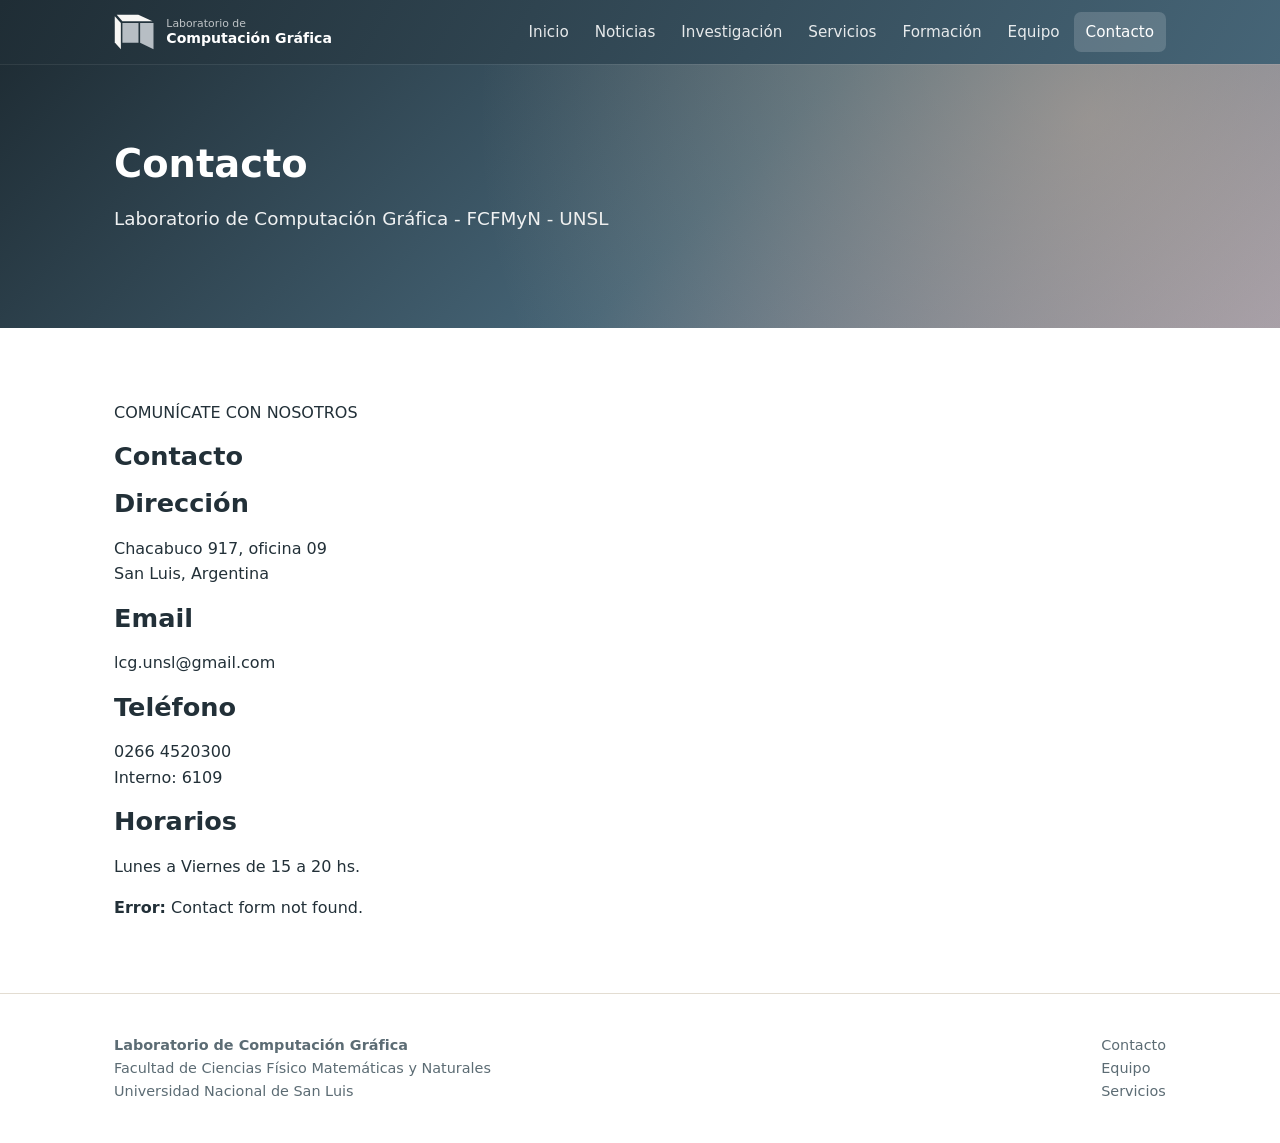
<file: contacto.html>
<!DOCTYPE html>
<html lang="es">
<head>
<meta charset="utf-8">
<meta name="viewport" content="width=device-width, initial-scale=1">
<title>Contacto · LCG - UNSL</title>
<meta name="description" content="Laboratorio de Computación Gráfica - Universidad Nacional de San Luis">
<link rel="icon" href="assets/favicon.png">
<link rel="stylesheet" href="assets/style.css">
<script>
// Oculta imagenes rotas apenas fallan (algunas, como las de Provision de
// Recursos, apuntan a un subdominio viejo de la UNSL que ya no existe).
// Va inline en el <head> -- si fuera en site.js, que carga al final del
// body, las imagenes rotas ya habrian disparado "error" antes de que el
// listener llegue a existir.
document.addEventListener("error", function (e) {
  if (e.target && e.target.tagName === "IMG") {
    var box = e.target.closest(".gallery-thumb, .rea-thumb, .card-thumb, .thumb");
    if (box) box.style.display = "none";
    else e.target.style.display = "none";
  }
}, true);
</script>
</head>
<body>
<header class="site-header">
  <div class="container">
    <a class="brand" href="index.html">
      <svg class="lcg-mark" viewBox="160 80 408 364" role="img" aria-label="LCG"><g transform="matrix(0.60609244,0,0,0.67032967,137.55252,-14.056417)"><path class="g" d="M177.143,275.21936H445.71429V572.36221H177.14285Z"/><path class="g" d="M473,275.21936H696V672.3622l-223,-100z"/><path class="k" d="m50,175.21935 101.42857,100V672.3622L50,569.50503Z"/><path class="k" d="M82.857149,152.3622H442.85715L680,249.50507H177.143Z"/></g></svg>
      <span class="brand-text"><span class="small">Laboratorio de</span><span class="big">Computación Gráfica</span></span>
    </a>
    <button class="menu-toggle" aria-label="Menú" onclick="document.querySelector('.main-nav').classList.toggle('open')">&#9776;</button>
    <nav class="main-nav">
      <a href="index.html">Inicio</a>
          <a href="noticias.html">Noticias</a>
          <div class="has-sub"><a href="investigacion.html">Investigación</a><div class="sub-menu"><a href="investigacion.html#areas">Áreas</a><a href="investigacion.html#proyectos">Proyectos</a><a href="investigacion.html#publicaciones">Publicaciones</a></div></div>
          <div class="has-sub"><a href="servicios.html">Servicios</a><div class="sub-menu"><a href="servicios.html#desarrollo-de-proyectos">Desarrollo de Proyectos</a><a href="servicios.html#provision-de-recursos-materiales">Provisión de Recursos Materiales</a><a href="servicios.html#consultoria-y-experticia">Consultoría y experticia</a><a href="servicios.html#rea-utiles">REA útiles</a><a href="servicios.html#politicas-de-privacidad">Políticas de privacidad</a></div></div>
          <a href="formacion.html">Formación</a>
          <a href="equipo.html">Equipo</a>
          <a href="contacto.html" class="active">Contacto</a>
    </nav>
  </div>
</header>
<main>

<section class="hero">
  <div class="container">
    <h1>Contacto</h1>
    <p>Laboratorio de Computación Gráfica - FCFMyN - UNSL</p>
  </div>
</section>
<section>
  <div class="container content-block">
    <p>
<p>COMUNÍCATE CON NOSOTROS</p>
<h2>Contacto</h2>
<i></i><h2>Dirección</h2>
<p>Chacabuco 917, oficina 09<br/>
San Luis, Argentina</p>
<i></i><h2>Email</h2>
<p>lcg.unsl@gmail.com</p>
<i></i><h2>Teléfono</h2>
<p>0266 4520300<br/>
Interno: 6109</p>
<i></i><h2>Horarios</h2>
<p>Lunes a Viernes de 15 a 20 hs.</p>
<p><strong>Error:</strong> Contact form not found.</p>
</p>
  </div>
</section>

</main>
<footer>
  <div class="container foot-grid">
    <div>
      <strong>Laboratorio de Computación Gráfica</strong><br>
      Facultad de Ciencias Físico Matemáticas y Naturales<br>
      Universidad Nacional de San Luis
    </div>
    <div>
      <a href="contacto.html">Contacto</a><br>
      <a href="equipo.html">Equipo</a><br>
      <a href="servicios.html">Servicios</a>
    </div>
  </div>
</footer>
<script src="assets/site.js"></script>
</body>
</html>
</file>
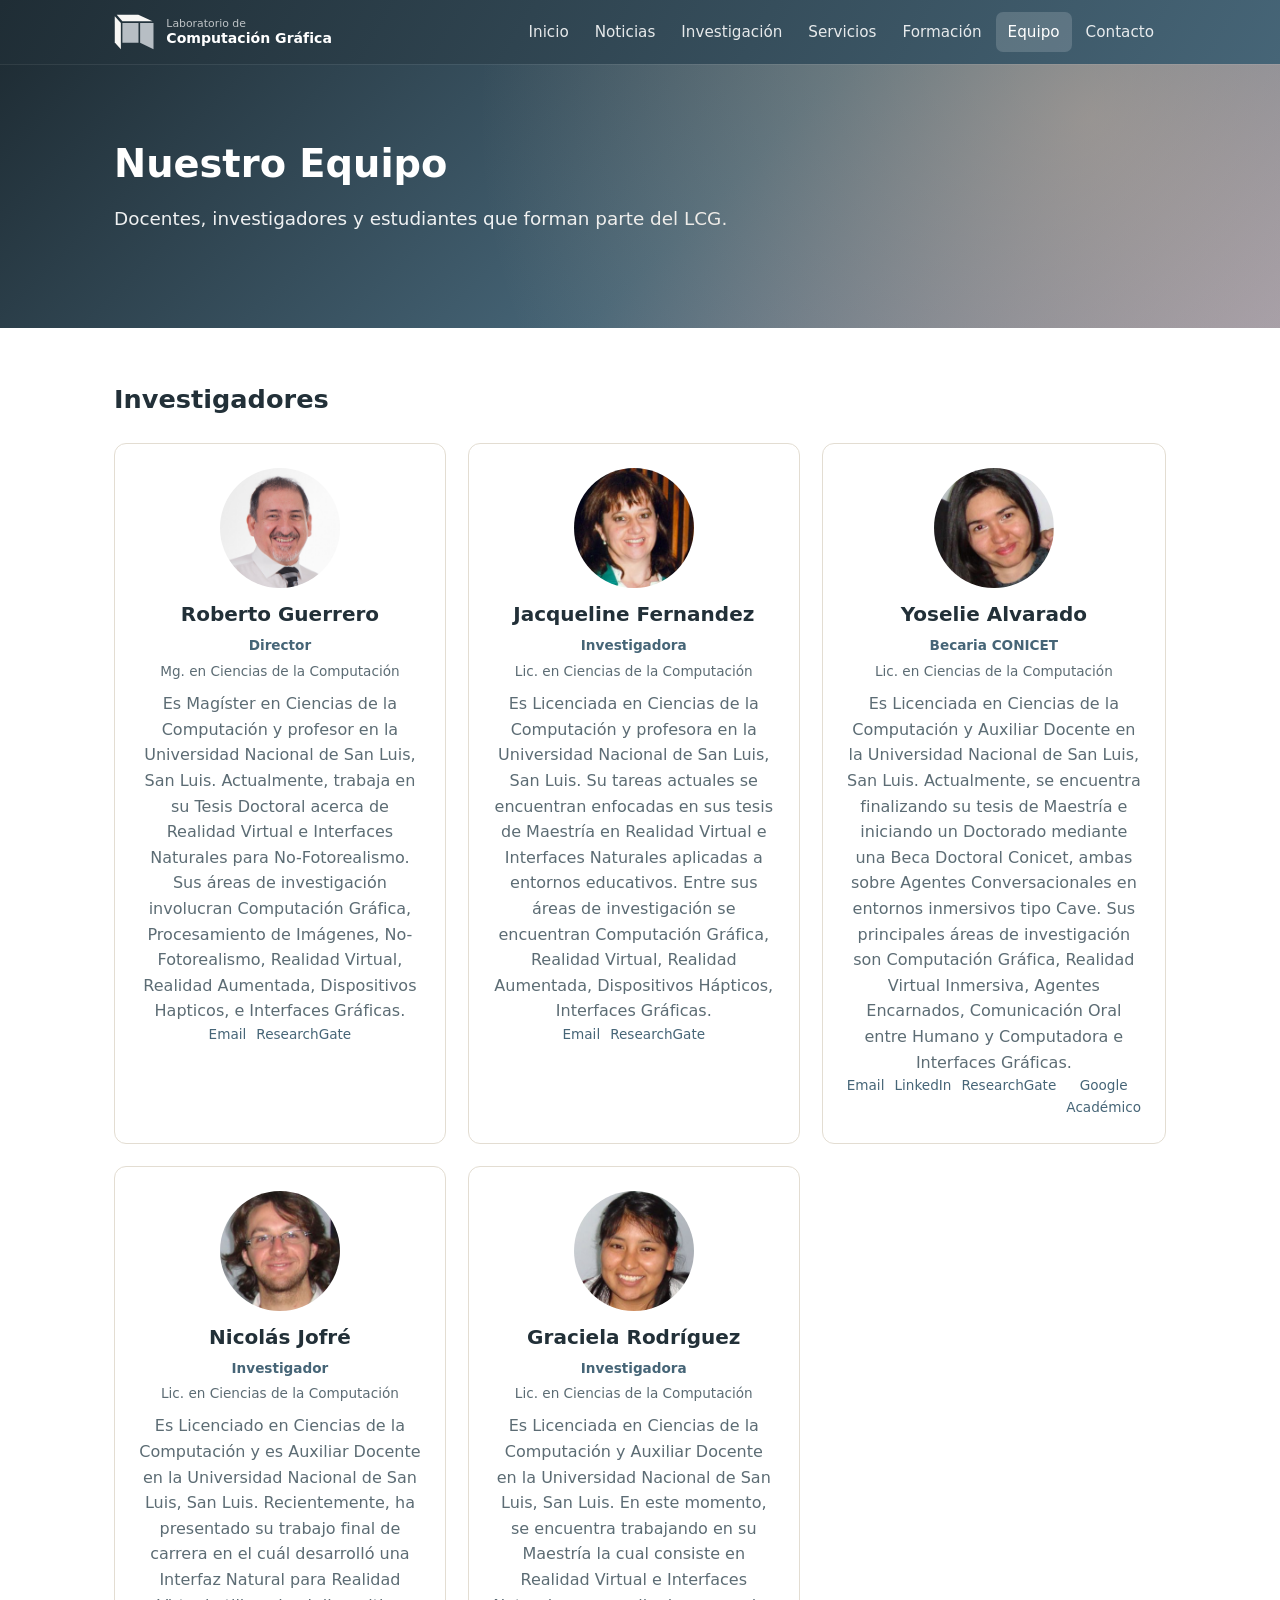
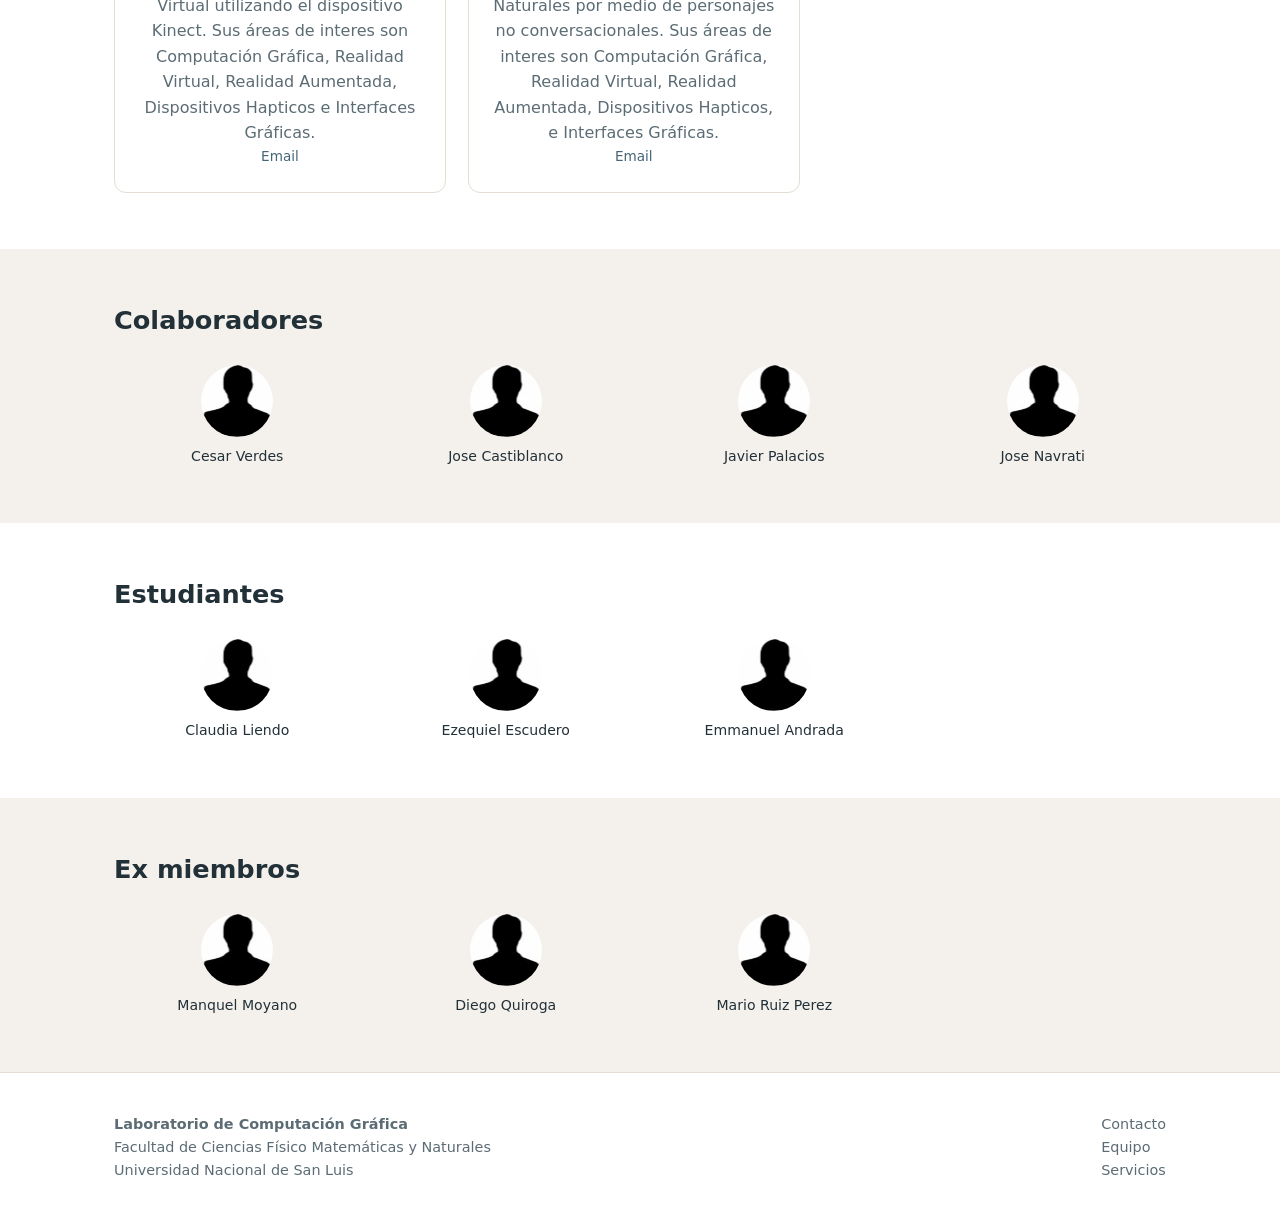
<file: equipo.html>
<!DOCTYPE html>
<html lang="es">
<head>
<meta charset="utf-8">
<meta name="viewport" content="width=device-width, initial-scale=1">
<title>Equipo · LCG - UNSL</title>
<meta name="description" content="Laboratorio de Computación Gráfica - Universidad Nacional de San Luis">
<link rel="icon" href="assets/favicon.png">
<link rel="stylesheet" href="assets/style.css">
<script>
// Oculta imagenes rotas apenas fallan (algunas, como las de Provision de
// Recursos, apuntan a un subdominio viejo de la UNSL que ya no existe).
// Va inline en el <head> -- si fuera en site.js, que carga al final del
// body, las imagenes rotas ya habrian disparado "error" antes de que el
// listener llegue a existir.
document.addEventListener("error", function (e) {
  if (e.target && e.target.tagName === "IMG") {
    var box = e.target.closest(".gallery-thumb, .rea-thumb, .card-thumb, .thumb");
    if (box) box.style.display = "none";
    else e.target.style.display = "none";
  }
}, true);
</script>
</head>
<body>
<header class="site-header">
  <div class="container">
    <a class="brand" href="index.html">
      <svg class="lcg-mark" viewBox="160 80 408 364" role="img" aria-label="LCG"><g transform="matrix(0.60609244,0,0,0.67032967,137.55252,-14.056417)"><path class="g" d="M177.143,275.21936H445.71429V572.36221H177.14285Z"/><path class="g" d="M473,275.21936H696V672.3622l-223,-100z"/><path class="k" d="m50,175.21935 101.42857,100V672.3622L50,569.50503Z"/><path class="k" d="M82.857149,152.3622H442.85715L680,249.50507H177.143Z"/></g></svg>
      <span class="brand-text"><span class="small">Laboratorio de</span><span class="big">Computación Gráfica</span></span>
    </a>
    <button class="menu-toggle" aria-label="Menú" onclick="document.querySelector('.main-nav').classList.toggle('open')">&#9776;</button>
    <nav class="main-nav">
      <a href="index.html">Inicio</a>
          <a href="noticias.html">Noticias</a>
          <div class="has-sub"><a href="investigacion.html">Investigación</a><div class="sub-menu"><a href="investigacion.html#areas">Áreas</a><a href="investigacion.html#proyectos">Proyectos</a><a href="investigacion.html#publicaciones">Publicaciones</a></div></div>
          <div class="has-sub"><a href="servicios.html">Servicios</a><div class="sub-menu"><a href="servicios.html#desarrollo-de-proyectos">Desarrollo de Proyectos</a><a href="servicios.html#provision-de-recursos-materiales">Provisión de Recursos Materiales</a><a href="servicios.html#consultoria-y-experticia">Consultoría y experticia</a><a href="servicios.html#rea-utiles">REA útiles</a><a href="servicios.html#politicas-de-privacidad">Políticas de privacidad</a></div></div>
          <a href="formacion.html">Formación</a>
          <a href="equipo.html" class="active">Equipo</a>
          <a href="contacto.html">Contacto</a>
    </nav>
  </div>
</header>
<main>

<section class="hero">
  <div class="container">
    <h1>Nuestro Equipo</h1>
    <p>Docentes, investigadores y estudiantes que forman parte del LCG.</p>
  </div>
</section>

<section>
  <div class="container">
    <div class="section-head"><h2>Investigadores</h2></div>
    <div class="grid grid-3">
      
      <div class="card team-card">
        <img src="wp-content/uploads/2017/10/ELprofe-267x300.png" alt="Roberto Guerrero">
        <h3>Roberto Guerrero</h3>
        <div class="role">Director</div>
        <div class="title">Mg. en Ciencias de la Computación</div>
        <p>Es Magíster en Ciencias de la Computación y profesor en la Universidad Nacional de San Luis, San Luis. Actualmente, trabaja en su Tesis Doctoral acerca de Realidad Virtual e Interfaces Naturales para No-Fotorealismo. Sus áreas de investigación involucran Computación Gráfica, Procesamiento de Imágenes, No-Fotorealismo, Realidad Virtual, Realidad Aumentada, Dispositivos Hapticos, e Interfaces Gráficas.</p>
        <div class="links"><a href="mailto:rag@unsl.edu.ar">Email</a><a href="https://www.researchgate.net/profile/Roberto_Guerrero" target="_blank" rel="noopener">ResearchGate</a></div>
      </div>
      <div class="card team-card">
        <img src="wp-content/uploads/2017/10/jaque-267x300.jpg" alt="Jacqueline Fernandez">
        <h3>Jacqueline Fernandez</h3>
        <div class="role">Investigadora</div>
        <div class="title">Lic. en Ciencias de la Computación</div>
        <p>Es Licenciada en Ciencias de la Computación y profesora en la Universidad Nacional de San Luis, San Luis. Su tareas actuales se encuentran enfocadas en sus tesis de Maestría en Realidad Virtual e Interfaces Naturales aplicadas a entornos educativos. Entre sus áreas de investigación se encuentran Computación Gráfica, Realidad Virtual, Realidad Aumentada, Dispositivos Hápticos, Interfaces Gráficas.</p>
        <div class="links"><a href="mailto:jmfer@unsl.edu.ar">Email</a><a href="https://www.researchgate.net/profile/Jacqueline_Fernandez3" target="_blank" rel="noopener">ResearchGate</a></div>
      </div>
      <div class="card team-card">
        <img src="wp-content/uploads/2017/10/yoselin-267x300.jpg" alt="Yoselie Alvarado">
        <h3>Yoselie Alvarado</h3>
        <div class="role">Becaria CONICET</div>
        <div class="title">Lic. en Ciencias de la Computación</div>
        <p>Es Licenciada en Ciencias de la Computación y Auxiliar Docente en la Universidad Nacional de San Luis, San Luis. Actualmente, se encuentra finalizando su tesis de Maestría e iniciando un Doctorado mediante una Beca Doctoral Conicet, ambas sobre Agentes Conversacionales en entornos inmersivos tipo Cave. Sus principales áreas de investigación son Computación Gráfica, Realidad Virtual Inmersiva, Agentes Encarnados, Comunicación Oral entre Humano y Computadora e Interfaces Gráficas.</p>
        <div class="links"><a href="mailto:yoselie21@gmail.com">Email</a><a href="https://www.linkedin.com/in/yoselie" target="_blank" rel="noopener">LinkedIn</a><a href="https://www.researchgate.net/profile/Yoselie_Alvarado" target="_blank" rel="noopener">ResearchGate</a><a href="https://scholar.google.com/citations?user=24MoUrkAAAAJ&hl=es" target="_blank" rel="noopener">Google Académico</a></div>
      </div>
      <div class="card team-card">
        <img src="wp-content/uploads/2017/10/nico-267x300.jpg" alt="Nicolás Jofré">
        <h3>Nicolás Jofré</h3>
        <div class="role">Investigador</div>
        <div class="title">Lic. en Ciencias de la Computación</div>
        <p>Es Licenciado en Ciencias de la Computación y es Auxiliar Docente en la Universidad Nacional de San Luis, San Luis. Recientemente, ha presentado su trabajo final de carrera en el cuál desarrolló una Interfaz Natural para Realidad Virtual utilizando el dispositivo Kinect. Sus áreas de interes son Computación Gráfica, Realidad Virtual, Realidad Aumentada, Dispositivos Hapticos e Interfaces Gráficas.</p>
        <div class="links"><a href="mailto:npasinetti@unsl.edu.ar">Email</a></div>
      </div>
      <div class="card team-card">
        <img src="wp-content/uploads/2017/10/grace-267x300.jpg" alt="Graciela Rodríguez">
        <h3>Graciela Rodríguez</h3>
        <div class="role">Investigadora</div>
        <div class="title">Lic. en Ciencias de la Computación</div>
        <p>Es Licenciada en Ciencias de la Computación y Auxiliar Docente en la Universidad Nacional de San Luis, San Luis. En este momento, se encuentra trabajando en su Maestría la cual consiste en Realidad Virtual e Interfaces Naturales por medio de personajes no conversacionales. Sus áreas de interes son Computación Gráfica, Realidad Virtual, Realidad Aumentada, Dispositivos Hapticos, e Interfaces Gráficas.</p>
        <div class="links"><a href="mailto:gbrodriguez@unsl.edu.ar">Email</a></div>
      </div>
    </div>
  </div>
</section>

<section class="alt">
  <div class="container">
    <div class="section-head"><h2>Colaboradores</h2></div>
    <div class="grid grid-4">
      
      <div class="team-simple">
        <img src="wp-content/uploads/2017/10/persona.jpg" alt="Cesar Verdes">
        <div class="name">Cesar Verdes</div>
      </div>
      <div class="team-simple">
        <img src="wp-content/uploads/2017/10/persona.jpg" alt="Jose Castiblanco">
        <div class="name">Jose Castiblanco</div>
      </div>
      <div class="team-simple">
        <img src="wp-content/uploads/2017/10/persona.jpg" alt="Javier Palacios">
        <div class="name">Javier Palacios</div>
      </div>
      <div class="team-simple">
        <img src="wp-content/uploads/2017/10/persona.jpg" alt="Jose Navrati">
        <div class="name">Jose Navrati</div>
      </div>
    </div>
  </div>
</section>

<section>
  <div class="container">
    <div class="section-head"><h2>Estudiantes</h2></div>
    <div class="grid grid-4">
      
      <div class="team-simple">
        <img src="wp-content/uploads/2017/10/persona.jpg" alt="Claudia Liendo">
        <div class="name">Claudia Liendo</div>
      </div>
      <div class="team-simple">
        <img src="wp-content/uploads/2017/10/persona.jpg" alt="Ezequiel Escudero">
        <div class="name">Ezequiel Escudero</div>
      </div>
      <div class="team-simple">
        <img src="wp-content/uploads/2017/10/persona.jpg" alt="Emmanuel Andrada">
        <div class="name">Emmanuel Andrada</div>
      </div>
    </div>
  </div>
</section>

<section class="alt">
  <div class="container">
    <div class="section-head"><h2>Ex miembros</h2></div>
    <div class="grid grid-4">
      
      <div class="team-simple">
        <img src="wp-content/uploads/2017/10/persona.jpg" alt="Manquel Moyano">
        <div class="name">Manquel Moyano</div>
      </div>
      <div class="team-simple">
        <img src="wp-content/uploads/2017/10/persona.jpg" alt="Diego Quiroga">
        <div class="name">Diego Quiroga</div>
      </div>
      <div class="team-simple">
        <img src="wp-content/uploads/2017/10/persona.jpg" alt="Mario Ruiz Perez">
        <div class="name">Mario Ruiz Perez</div>
      </div>
    </div>
  </div>
</section>

</main>
<footer>
  <div class="container foot-grid">
    <div>
      <strong>Laboratorio de Computación Gráfica</strong><br>
      Facultad de Ciencias Físico Matemáticas y Naturales<br>
      Universidad Nacional de San Luis
    </div>
    <div>
      <a href="contacto.html">Contacto</a><br>
      <a href="equipo.html">Equipo</a><br>
      <a href="servicios.html">Servicios</a>
    </div>
  </div>
</footer>
<script src="assets/site.js"></script>
</body>
</html>
</file>
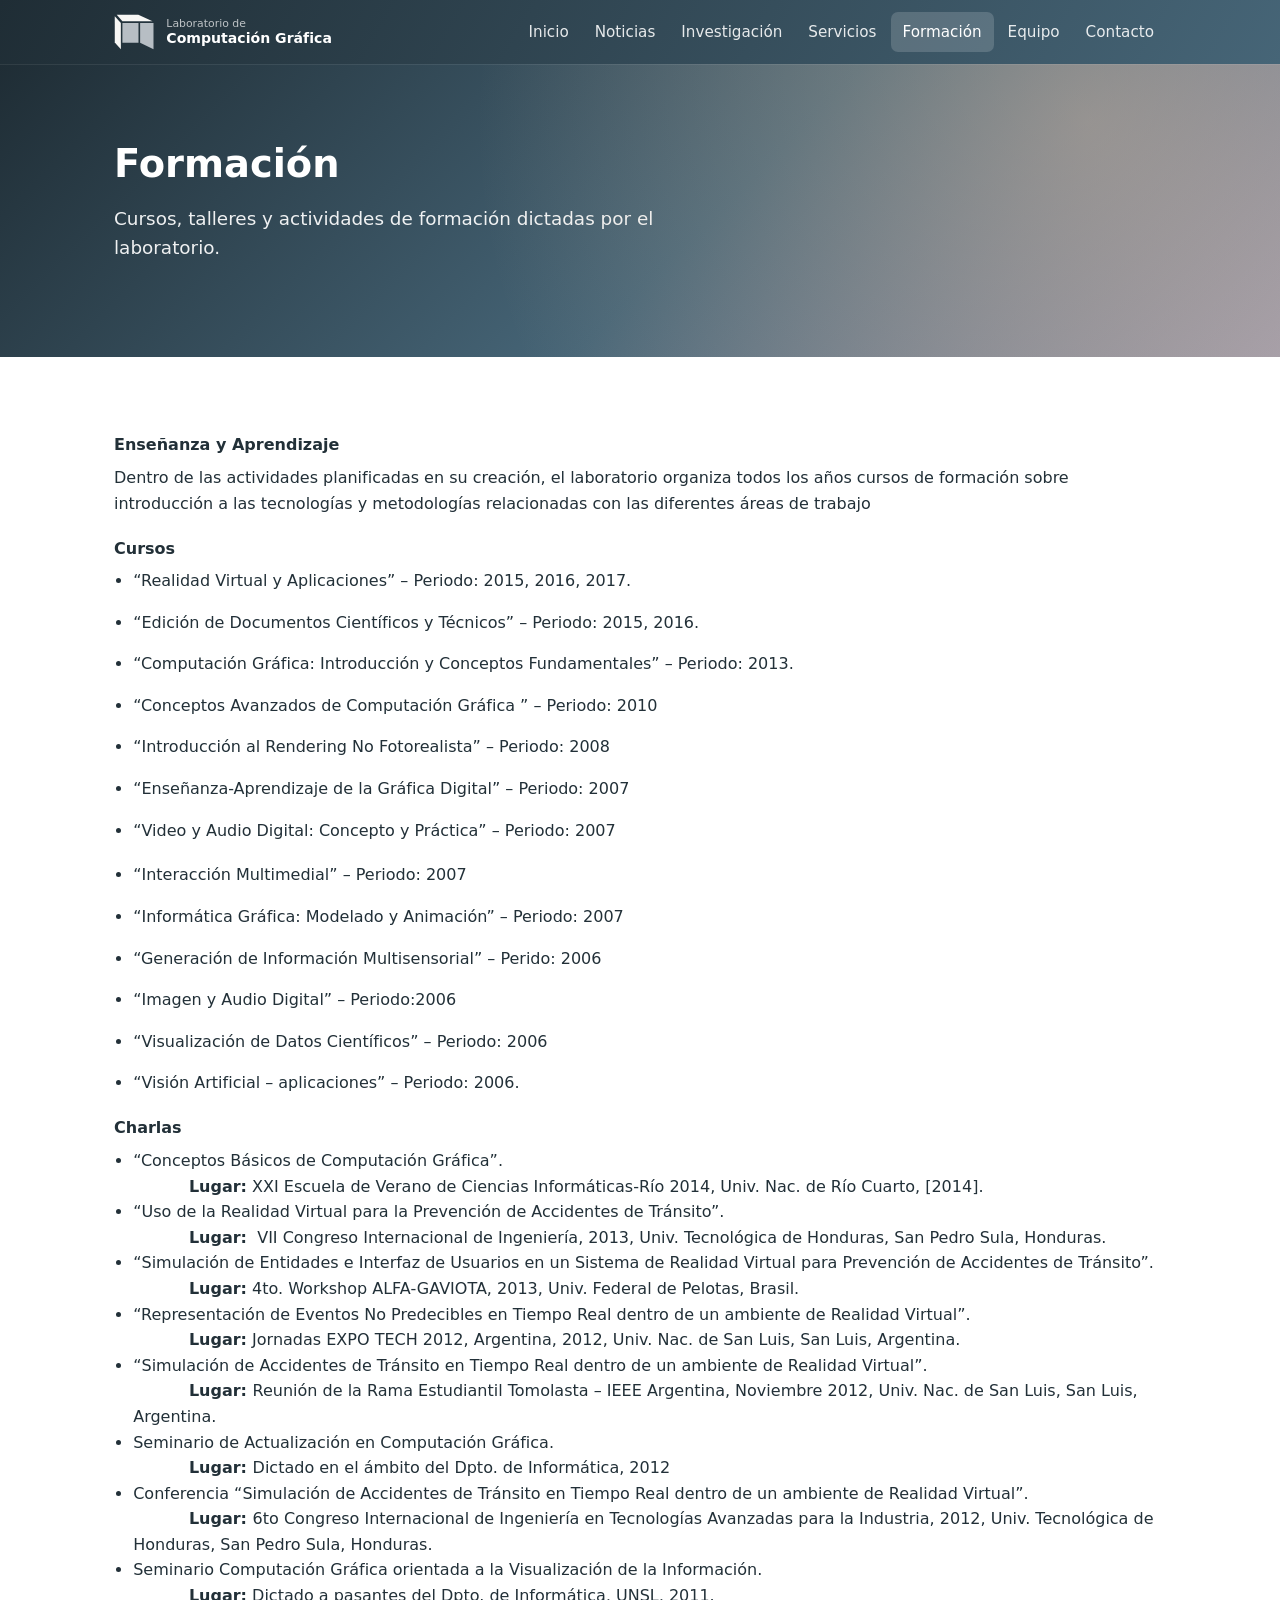
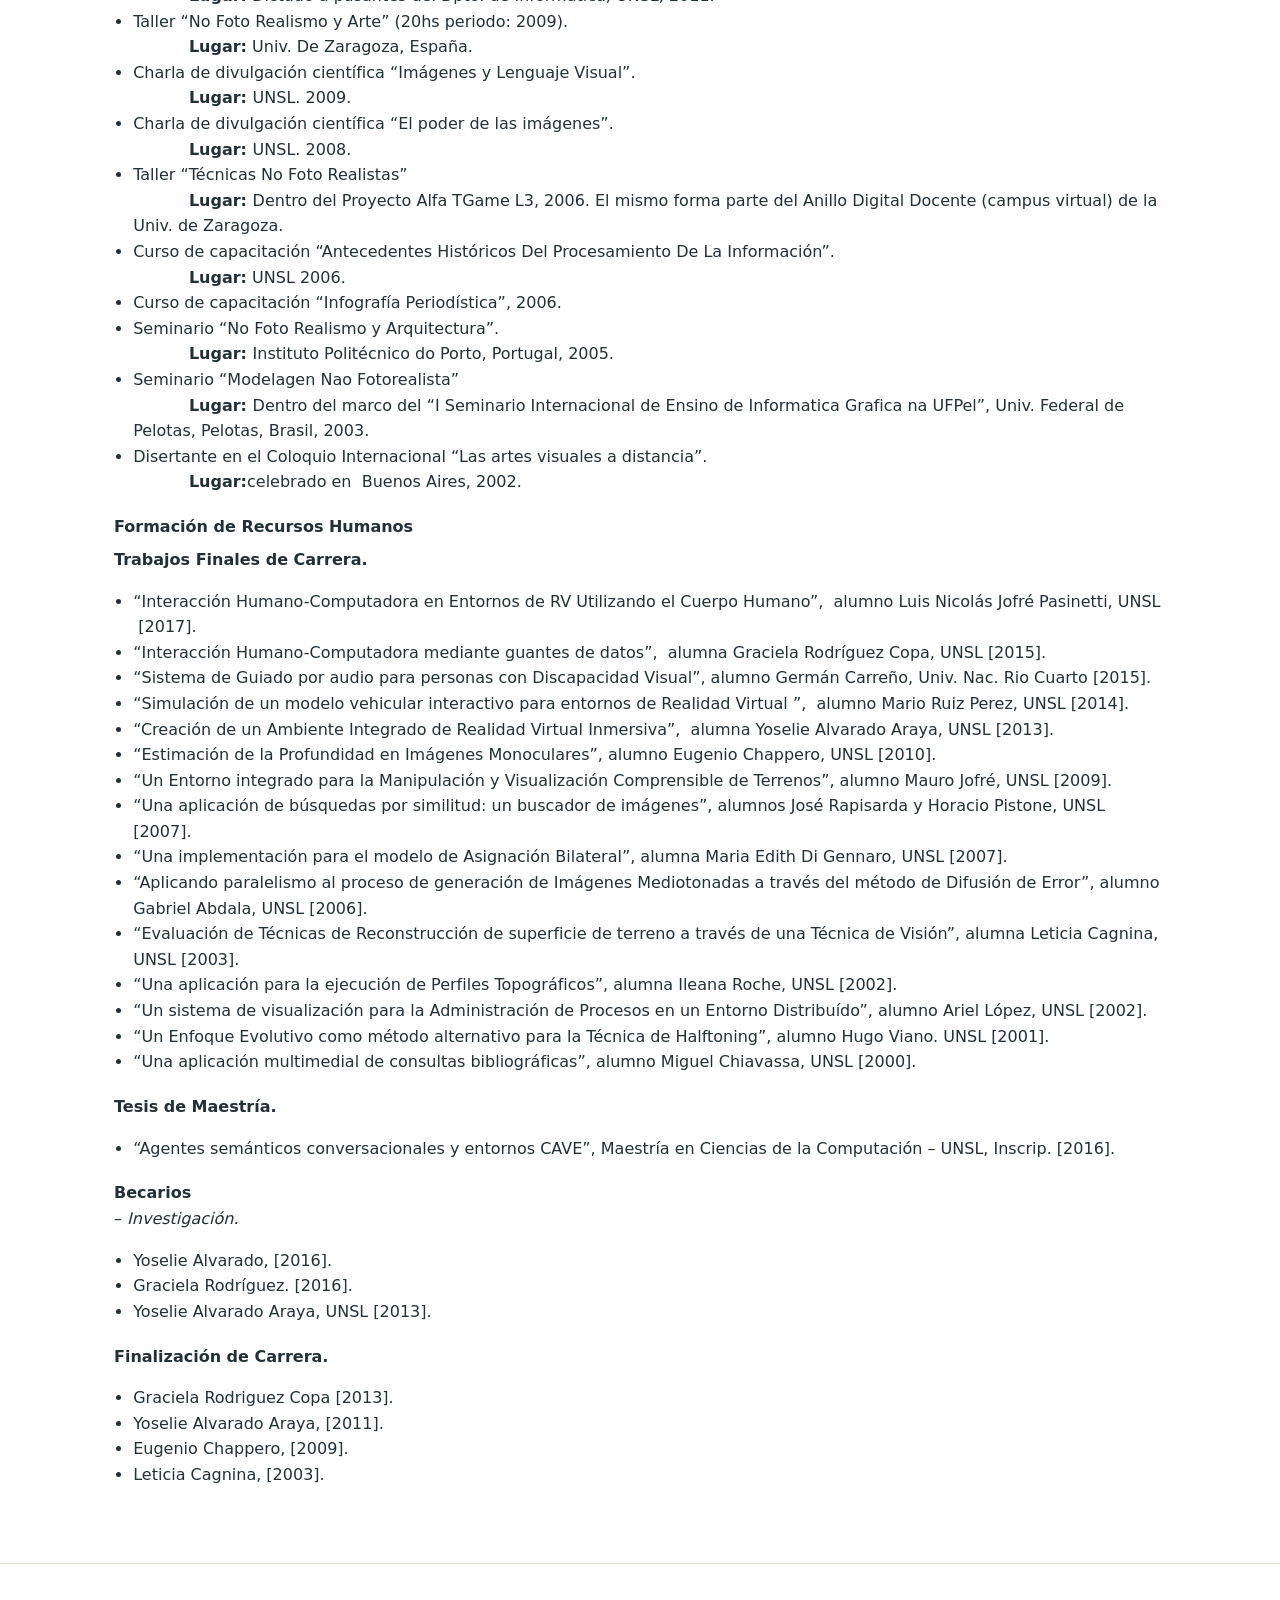
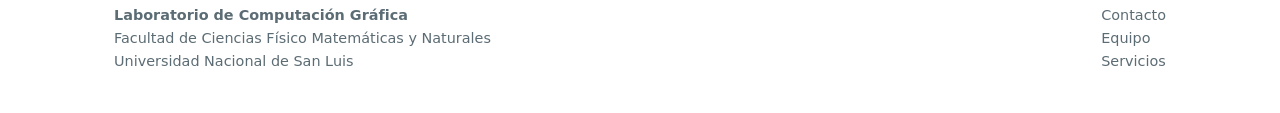
<file: formacion.html>
<!DOCTYPE html>
<html lang="es">
<head>
<meta charset="utf-8">
<meta name="viewport" content="width=device-width, initial-scale=1">
<title>Formación · LCG - UNSL</title>
<meta name="description" content="Laboratorio de Computación Gráfica - Universidad Nacional de San Luis">
<link rel="icon" href="assets/favicon.png">
<link rel="stylesheet" href="assets/style.css">
<script>
// Oculta imagenes rotas apenas fallan (algunas, como las de Provision de
// Recursos, apuntan a un subdominio viejo de la UNSL que ya no existe).
// Va inline en el <head> -- si fuera en site.js, que carga al final del
// body, las imagenes rotas ya habrian disparado "error" antes de que el
// listener llegue a existir.
document.addEventListener("error", function (e) {
  if (e.target && e.target.tagName === "IMG") {
    var box = e.target.closest(".gallery-thumb, .rea-thumb, .card-thumb, .thumb");
    if (box) box.style.display = "none";
    else e.target.style.display = "none";
  }
}, true);
</script>
</head>
<body>
<header class="site-header">
  <div class="container">
    <a class="brand" href="index.html">
      <svg class="lcg-mark" viewBox="160 80 408 364" role="img" aria-label="LCG"><g transform="matrix(0.60609244,0,0,0.67032967,137.55252,-14.056417)"><path class="g" d="M177.143,275.21936H445.71429V572.36221H177.14285Z"/><path class="g" d="M473,275.21936H696V672.3622l-223,-100z"/><path class="k" d="m50,175.21935 101.42857,100V672.3622L50,569.50503Z"/><path class="k" d="M82.857149,152.3622H442.85715L680,249.50507H177.143Z"/></g></svg>
      <span class="brand-text"><span class="small">Laboratorio de</span><span class="big">Computación Gráfica</span></span>
    </a>
    <button class="menu-toggle" aria-label="Menú" onclick="document.querySelector('.main-nav').classList.toggle('open')">&#9776;</button>
    <nav class="main-nav">
      <a href="index.html">Inicio</a>
          <a href="noticias.html">Noticias</a>
          <div class="has-sub"><a href="investigacion.html">Investigación</a><div class="sub-menu"><a href="investigacion.html#areas">Áreas</a><a href="investigacion.html#proyectos">Proyectos</a><a href="investigacion.html#publicaciones">Publicaciones</a></div></div>
          <div class="has-sub"><a href="servicios.html">Servicios</a><div class="sub-menu"><a href="servicios.html#desarrollo-de-proyectos">Desarrollo de Proyectos</a><a href="servicios.html#provision-de-recursos-materiales">Provisión de Recursos Materiales</a><a href="servicios.html#consultoria-y-experticia">Consultoría y experticia</a><a href="servicios.html#rea-utiles">REA útiles</a><a href="servicios.html#politicas-de-privacidad">Políticas de privacidad</a></div></div>
          <a href="formacion.html" class="active">Formación</a>
          <a href="equipo.html">Equipo</a>
          <a href="contacto.html">Contacto</a>
    </nav>
  </div>
</header>
<main>

<section class="hero">
  <div class="container">
    <h1>Formación</h1>
    <p>Cursos, talleres y actividades de formación dictadas por el laboratorio.</p>
  </div>
</section>
<section>
  <div class="container content-block">
    <p>
<h4><strong>Enseñanza y Aprendizaje</strong></h4><p>Dentro de las actividades planificadas en su creación, el laboratorio organiza todos los años cursos de formación sobre introducción a las tecnologías y metodologías relacionadas con las diferentes áreas de trabajo</p>
<h4>Cursos</h4>
<ul><li><i></i>
<p>“Realidad Virtual y Aplicaciones” – Periodo: 2015, 2016, 2017.</p>
</li><li><i></i>
<p>“Edición de Documentos Científicos y Técnicos” – Periodo: 2015, 2016.</p>
</li><li><i></i>
<p>“Computación Gráfica: Introducción y Conceptos Fundamentales” – Periodo: 2013.</p>
</li><li><i></i>
<p>“Conceptos Avanzados de Computación Gráfica ” – Periodo: 2010</p>
</li><li><i></i>
<p>“Introducción al Rendering No Fotorealista” – Periodo: 2008</p>
</li><li><i></i>
<p>“Enseñanza-Aprendizaje de la Gráfica Digital” – Periodo: 2007</p>
</li><li><i></i>
<p>“Video y Audio Digital: Concepto y Práctica” – Periodo: 2007</p>
</li></ul>
<ul><li><i></i>
<p>“Interacción Multimedial” – Periodo: 2007</p>
</li><li><i></i>
<p>“Informática Gráfica: Modelado y Animación” – Periodo: 2007</p>
</li><li><i></i>
<p>“Generación de Información Multisensorial” – Perido: 2006</p>
</li><li><i></i>
<p>“Imagen y Audio Digital” – Periodo:2006</p>
</li><li><i></i>
<p>“Visualización de Datos Científicos” – Periodo: 2006</p>
</li><li><i></i>
<p>“Visión Artificial – aplicaciones” – Periodo: 2006.</p>
</li></ul>
<h4>Charlas</h4><ul>
<li>“Conceptos Básicos de Computación Gráfica”.<br/>
<strong>          Lugar:</strong> XXI Escuela de Verano de Ciencias Informáticas-Río 2014, Univ. Nac. de Río Cuarto, [2014].</li>
<li>“Uso de la Realidad Virtual para la Prevención de Accidentes de Tránsito”.<br/>
<strong>          Lugar:</strong>  VII Congreso Internacional de Ingeniería, 2013, Univ. Tecnológica de Honduras, San Pedro Sula, Honduras.</li>
<li>“Simulación de Entidades e Interfaz de Usuarios en un Sistema de Realidad Virtual para Prevención de Accidentes de Tránsito”.<br/>
<strong>          Lugar:</strong> 4to. Workshop ALFA-GAVIOTA, 2013, Univ. Federal de Pelotas, Brasil.</li>
<li> “Representación de Eventos No Predecibles en Tiempo Real dentro de un ambiente de Realidad Virtual”.<br/>
<strong>          Lugar:</strong> Jornadas EXPO TECH 2012, Argentina, 2012, Univ. Nac. de San Luis, San Luis, Argentina.</li>
<li> “Simulación de Accidentes de Tránsito en Tiempo Real dentro de un ambiente de Realidad Virtual”.<br/>
<strong>          Lugar: </strong>Reunión de la Rama Estudiantil Tomolasta – IEEE Argentina, Noviembre 2012, Univ. Nac. de San Luis, San Luis, Argentina.</li>
<li> Seminario de Actualización en Computación Gráfica.<br/>
<strong>          Lugar: </strong>Dictado en el ámbito del Dpto. de Informática, 2012</li>
<li> Conferencia “Simulación de Accidentes de Tránsito en Tiempo Real dentro de un ambiente de Realidad Virtual”.<br/>
<strong>          Lugar: </strong>6to Congreso Internacional de Ingeniería en Tecnologías Avanzadas para la Industria, 2012, Univ. Tecnológica de Honduras, San Pedro Sula, Honduras.</li>
<li>Seminario Computación Gráfica orientada a la Visualización de la Información.<br/>
<strong>          Lugar:</strong> Dictado a pasantes del Dpto. de Informática, UNSL, 2011.</li>
<li> Taller “No Foto Realismo y Arte” (20hs periodo: 2009).<br/>
<strong>          Lugar:</strong> Univ. De Zaragoza, España.</li>
<li> Charla de divulgación científica “Imágenes y Lenguaje Visual”.<br/>
<strong>          Lugar: </strong>UNSL. 2009.</li>
<li> Charla de divulgación científica “El poder de las imágenes”.<br/>
<strong>          Lugar: </strong>UNSL. 2008.</li>
<li> Taller “Técnicas No Foto Realistas”<br/>
<strong>          Lugar: </strong>Dentro del Proyecto Alfa TGame L3, 2006. El mismo forma parte del Anillo Digital Docente (campus virtual) de la Univ. de Zaragoza.</li>
<li> Curso de capacitación “Antecedentes Históricos Del Procesamiento De La Información”.<br/>
<strong>          Lugar:</strong> UNSL 2006.</li>
<li>Curso de capacitación “Infografía Periodística”, 2006.</li>
<li> Seminario “No Foto Realismo y Arquitectura”.<br/>
<strong>          Lugar: </strong>Instituto Politécnico do Porto, Portugal, 2005.</li>
<li> Seminario “Modelagen Nao Fotorealista”<br/>
<strong>          Lugar: </strong>Dentro del marco del “I Seminario Internacional de Ensino de Informatica Grafica na UFPel”, Univ. Federal de Pelotas, Pelotas, Brasil, 2003.</li>
<li> Disertante en el Coloquio Internacional “Las artes visuales a distancia”.<br/>
<strong>          Lugar:</strong>celebrado en  Buenos Aires, 2002.</li>
</ul>
<h4>Formación de Recursos Humanos</h4><p><strong>Trabajos Finales de Carrera.</strong></p>
<ul>
<li>“Interacción Humano-Computadora en Entornos de RV Utilizando el Cuerpo Humano”,  alumno Luis Nicolás Jofré Pasinetti, UNSL  [2017].</li>
<li> “Interacción Humano-Computadora mediante guantes de datos”,  alumna Graciela Rodríguez Copa, UNSL [2015].</li>
<li> “Sistema de Guiado por audio para personas con Discapacidad Visual”, alumno Germán Carreño, Univ. Nac. Rio Cuarto [2015].</li>
<li> “Simulación de un modelo vehicular interactivo para entornos de Realidad Virtual ”,  alumno Mario Ruiz Perez, UNSL [2014].</li>
<li> “Creación de un Ambiente Integrado de Realidad Virtual Inmersiva”,  alumna Yoselie Alvarado Araya, UNSL [2013].</li>
<li> “Estimación de la Profundidad en Imágenes Monoculares”, alumno Eugenio Chappero, UNSL [2010].</li>
<li> “Un Entorno integrado para la Manipulación y Visualización Comprensible de Terrenos”, alumno Mauro Jofré, UNSL [2009].</li>
<li> “Una aplicación de búsquedas por similitud: un buscador de imágenes”, alumnos José Rapisarda y Horacio Pistone, UNSL [2007].</li>
<li> “Una implementación para el modelo de Asignación Bilateral”, alumna Maria Edith Di Gennaro, UNSL [2007].</li>
<li> “Aplicando paralelismo al proceso de generación de Imágenes Mediotonadas a través del método de Difusión de Error”, alumno Gabriel Abdala, UNSL [2006].</li>
<li> “Evaluación de Técnicas de Reconstrucción de superficie de terreno a través de una Técnica de Visión”, alumna Leticia Cagnina, UNSL [2003].</li>
<li> “Una aplicación para la ejecución de Perfiles Topográficos”, alumna Ileana Roche, UNSL [2002].</li>
<li> “Un sistema de visualización para la Administración de Procesos en un Entorno Distribuído”, alumno Ariel López, UNSL [2002].</li>
<li> “Un Enfoque Evolutivo como método alternativo para la Técnica de Halftoning”, alumno Hugo Viano. UNSL [2001].</li>
<li> “Una aplicación multimedial de consultas bibliográficas”, alumno Miguel Chiavassa, UNSL [2000].</li>
</ul>
<p><strong>Tesis de Maestría.</strong></p>
<ul>
<li>“Agentes semánticos conversacionales y entornos CAVE”, Maestría en Ciencias de la Computación – UNSL, Inscrip. [2016].</li>
</ul>
<p><strong>Becarios<br/>
</strong>–<em> Investigación.</em></p>
<ul>
<li>Yoselie Alvarado, [2016].<br/>
</li>
<li>Graciela Rodríguez. [2016].</li>
<li>Yoselie Alvarado Araya, UNSL [2013].</li>
</ul>
<p><strong>Finalización de Carrera.</strong></p>
<ul>
<li>Graciela Rodriguez Copa [2013].</li>
<li>Yoselie Alvarado Araya, [2011].</li>
<li>Eugenio Chappero, [2009].</li>
<li>Leticia Cagnina, [2003].</li>
</ul>
</p>
  </div>
</section>

</main>
<footer>
  <div class="container foot-grid">
    <div>
      <strong>Laboratorio de Computación Gráfica</strong><br>
      Facultad de Ciencias Físico Matemáticas y Naturales<br>
      Universidad Nacional de San Luis
    </div>
    <div>
      <a href="contacto.html">Contacto</a><br>
      <a href="equipo.html">Equipo</a><br>
      <a href="servicios.html">Servicios</a>
    </div>
  </div>
</footer>
<script src="assets/site.js"></script>
</body>
</html>
</file>
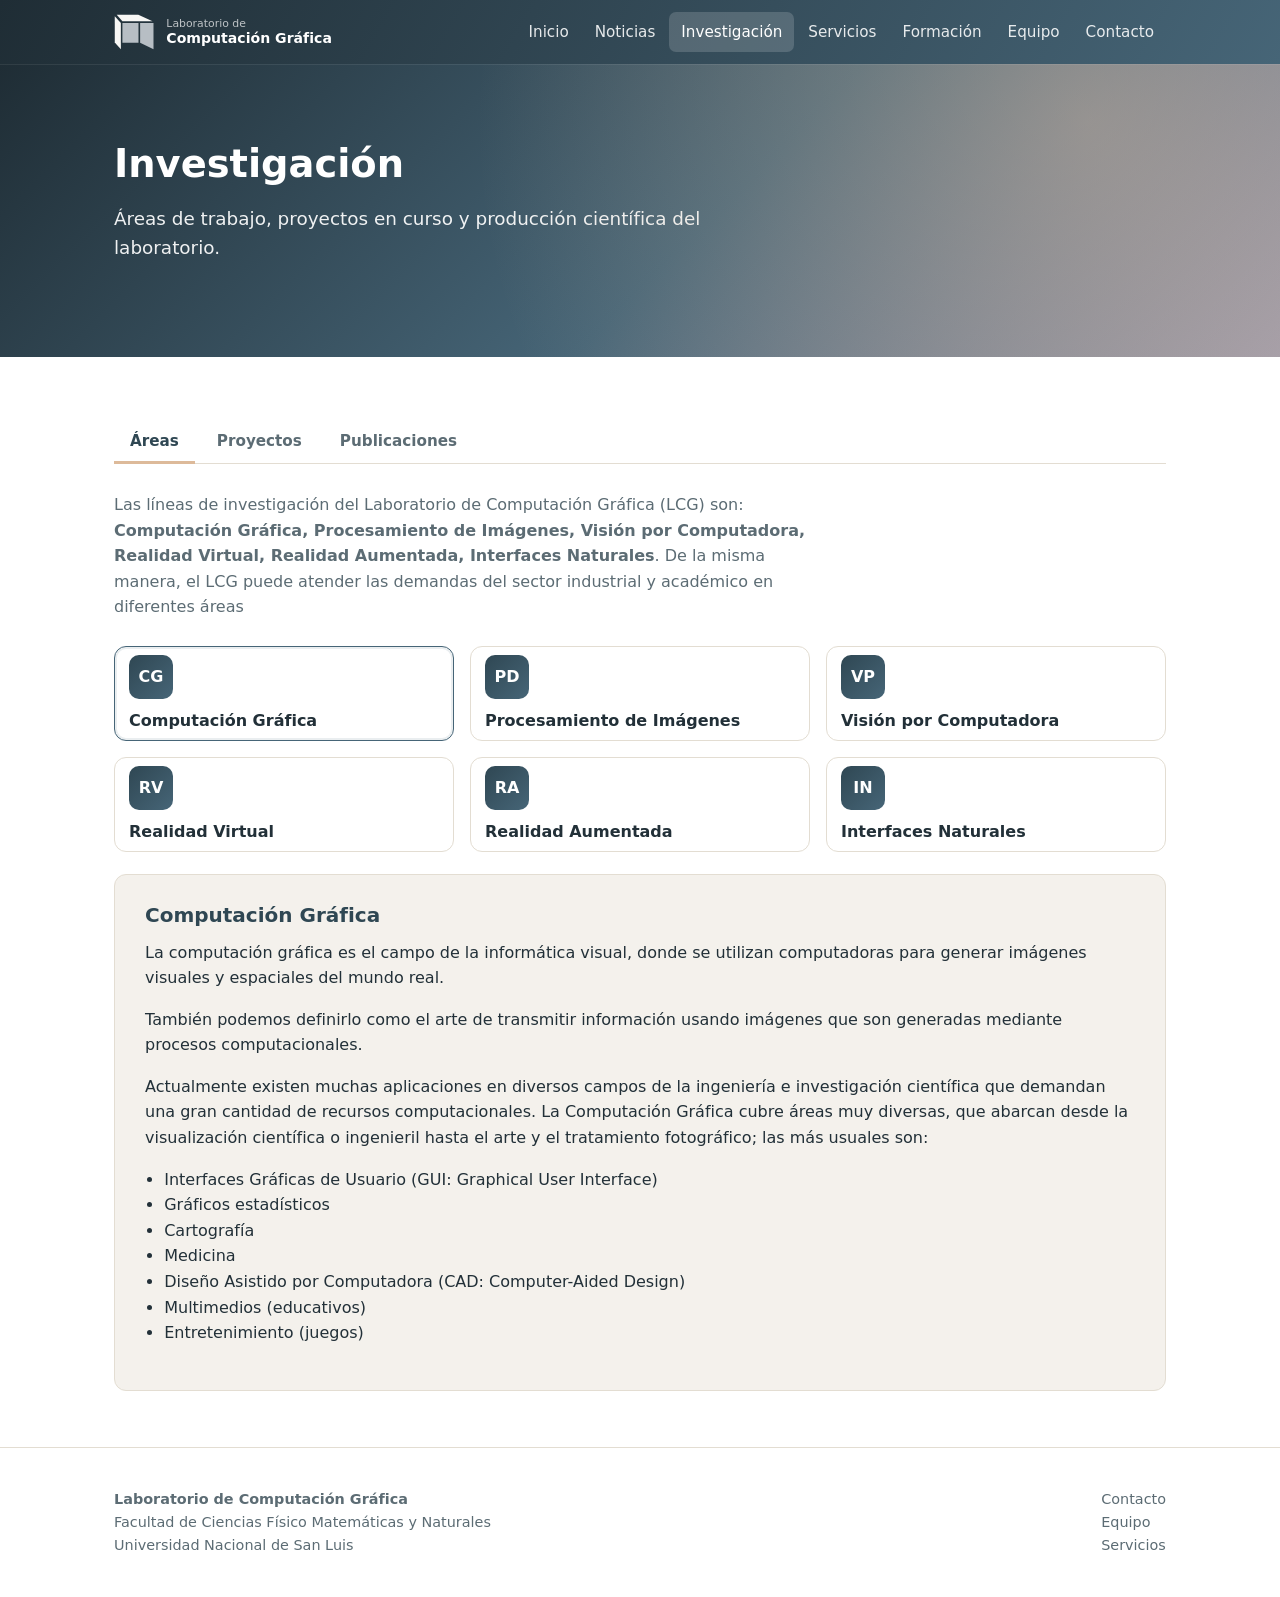
<file: investigacion.html>
<!DOCTYPE html>
<html lang="es">
<head>
<meta charset="utf-8">
<meta name="viewport" content="width=device-width, initial-scale=1">
<title>Investigación · LCG - UNSL</title>
<meta name="description" content="Laboratorio de Computación Gráfica - Universidad Nacional de San Luis">
<link rel="icon" href="assets/favicon.png">
<link rel="stylesheet" href="assets/style.css">
<script>
// Oculta imagenes rotas apenas fallan (algunas, como las de Provision de
// Recursos, apuntan a un subdominio viejo de la UNSL que ya no existe).
// Va inline en el <head> -- si fuera en site.js, que carga al final del
// body, las imagenes rotas ya habrian disparado "error" antes de que el
// listener llegue a existir.
document.addEventListener("error", function (e) {
  if (e.target && e.target.tagName === "IMG") {
    var box = e.target.closest(".gallery-thumb, .rea-thumb, .card-thumb, .thumb");
    if (box) box.style.display = "none";
    else e.target.style.display = "none";
  }
}, true);
</script>
</head>
<body>
<header class="site-header">
  <div class="container">
    <a class="brand" href="index.html">
      <svg class="lcg-mark" viewBox="160 80 408 364" role="img" aria-label="LCG"><g transform="matrix(0.60609244,0,0,0.67032967,137.55252,-14.056417)"><path class="g" d="M177.143,275.21936H445.71429V572.36221H177.14285Z"/><path class="g" d="M473,275.21936H696V672.3622l-223,-100z"/><path class="k" d="m50,175.21935 101.42857,100V672.3622L50,569.50503Z"/><path class="k" d="M82.857149,152.3622H442.85715L680,249.50507H177.143Z"/></g></svg>
      <span class="brand-text"><span class="small">Laboratorio de</span><span class="big">Computación Gráfica</span></span>
    </a>
    <button class="menu-toggle" aria-label="Menú" onclick="document.querySelector('.main-nav').classList.toggle('open')">&#9776;</button>
    <nav class="main-nav">
      <a href="index.html">Inicio</a>
          <a href="noticias.html">Noticias</a>
          <div class="has-sub"><a href="investigacion.html" class="active">Investigación</a><div class="sub-menu"><a href="investigacion.html#areas">Áreas</a><a href="investigacion.html#proyectos">Proyectos</a><a href="investigacion.html#publicaciones">Publicaciones</a></div></div>
          <div class="has-sub"><a href="servicios.html">Servicios</a><div class="sub-menu"><a href="servicios.html#desarrollo-de-proyectos">Desarrollo de Proyectos</a><a href="servicios.html#provision-de-recursos-materiales">Provisión de Recursos Materiales</a><a href="servicios.html#consultoria-y-experticia">Consultoría y experticia</a><a href="servicios.html#rea-utiles">REA útiles</a><a href="servicios.html#politicas-de-privacidad">Políticas de privacidad</a></div></div>
          <a href="formacion.html">Formación</a>
          <a href="equipo.html">Equipo</a>
          <a href="contacto.html">Contacto</a>
    </nav>
  </div>
</header>
<main>

<section class="hero">
  <div class="container">
    <h1>Investigación</h1>
    <p>Áreas de trabajo, proyectos en curso y producción científica del laboratorio.</p>
  </div>
</section>

<section>
  <div class="container">
    <div class="tabs-wrap">
  <div class="tabs-nav"><button class="active" data-tab="areas">Áreas</button><button class="" data-tab="proyectos">Proyectos</button><button class="" data-tab="publicaciones">Publicaciones</button></div>
  <div class="tab-panels"><div class="tab-panel active" id="areas"><div class="area-intro"><p>Las líneas de investigación del Laboratorio de Computación Gráfica (LCG) son: <b>Computación Gráfica, Procesamiento de Imágenes, Visión por Computadora, Realidad Virtual, Realidad Aumentada, Interfaces Naturales</b>. De la misma manera, el LCG puede atender las demandas del sector industrial y académico en diferentes áreas</p></div>
<div class="tabs-wrap">
  <div class="tabs-nav card-tabs-nav"><button class="active" data-tab="area-0"><span class="card-icon">CG</span><span class="card-title">Computación Gráfica</span></button><button class="" data-tab="area-1"><span class="card-icon">PD</span><span class="card-title">Procesamiento de Imágenes</span></button><button class="" data-tab="area-2"><span class="card-icon">VP</span><span class="card-title">Visión por Computadora</span></button><button class="" data-tab="area-3"><span class="card-icon">RV</span><span class="card-title">Realidad Virtual</span></button><button class="" data-tab="area-4"><span class="card-icon">RA</span><span class="card-title">Realidad Aumentada</span></button><button class="" data-tab="area-5"><span class="card-icon">IN</span><span class="card-title">Interfaces Naturales</span></button></div>
  <div class="tab-panels"><div class="tab-panel card-detail active" id="area-0"><h3>Computación Gráfica</h3><p>La computación gráfica es el campo de la informática visual, donde se utilizan computadoras para generar imágenes visuales y espaciales del mundo real.</p><p>También podemos definirlo como el arte de transmitir información usando imágenes que son generadas mediante procesos computacionales.</p><p>Actualmente existen muchas aplicaciones en diversos campos de la ingeniería e investigación científica que demandan una gran cantidad de recursos computacionales. La Computación Gráfica cubre áreas muy diversas, que abarcan desde la visualización científica o ingenieril hasta el arte y el tratamiento fotográfico; las más usuales son:</p><ul>
<li>Interfaces Gráficas de Usuario (GUI: Graphical User Interface)</li>
<li>Gráficos estadísticos</li>
<li>Cartografía</li>
<li>Medicina</li>
<li>Diseño Asistido por Computadora (CAD: Computer-Aided Design)</li>
<li>Multimedios (educativos)</li>
<li>Entretenimiento (juegos)</li>
</ul></div><div class="tab-panel card-detail" id="area-1"><h3>Procesamiento de Imágenes</h3><p>El procesamiento digital de imágenes es el conjunto de técnicas que se aplican a las imágenes digitales con el objetivo de mejorar la calidad o facilitar la búsqueda de información.</p><p>En el LCG, las técnicas de procesamiento de imágenes son utilizadas como soporte para las otras áreas del laboratorio. </p><p>Actualmente existen muchas aplicaciones en diversos campos de la medicina, la astronomía y la industria que demandan procesos especializados sobre las imágenes.</p><p>para la extracción de información. Entre ellos se puede mencionar:</p><ul>
<li>la microscopía de la luz, </li>
<li>el sensado remoto y la inspección industrial para la identificación o conteo de objetos,</li>
<li>la medicina nuclear y el análisis de imágenes biológicas,</li>
<li>las observaciones astronómicas.</li>
</ul></div><div class="tab-panel card-detail" id="area-2"><h3>Visión por Computadora</h3><p>La Visión por Computadora, también conocida como Entendimiento de las imágenes, es una parte de la Inteligencia Artificial que le permite a una máquina reconocer la estructura y propiedades del ambiente representadas en una imagen de la misma manera en que un humano lo realiza. El área aplica métodos tales como procesamiento de imágenes, reconocimiento de patrones, estadísticas y teoría de grafos.</p><p>En el LCG, las técnicas de visión por computadora son utilizadas como soporte para las áreas de Realidad Virtual y Realidad Aumentada. Estas técnicas procesan las imágenes capturadas por cámaras que proveen los datos necesarios para las aplicaciones finales (por ej.: detección de objetos en una escena, estimación de la profundidad para la interacción, etc.). Las técnicas más comúnmente utilizadas en visión por computadora son:</p><ul>
<li>Segmentación</li>
<li>Extracción de características</li>
<li>Stereo Matching</li>
<li>Reconocimiento Facial</li>
<li>Reconstrucción de escenarios</li>
</ul></div><div class="tab-panel card-detail" id="area-3"><h3>Realidad Virtual</h3><p>El término Realidad Virtual hace referencia a cualquier ambiente generado por computadora donde es posible simular la presencia física en diferentes lugares del mundo real o mundo imaginario. El grado de presencia dentro del ambiente virtual depende de cuan inmersos estén nuestros sentidos. Para obtener esto, la RV hace uso de la representación de gráficos estereoscópicos en tiempo real a través de diferentes tipos de dispositivos de visualización (Head Mounted Display, SteroWall, CAVE, etc.), sistemas de seguimiento de uno o varios usuarios y dispositivos sensoriales hápticos.</p><p>En trabajo del LCG se ha focalizado principalmente en la generación de contenido y aplicaciones 3D realistas que ayuden al usuario a sentirse más involucrado con el contenido presentado.</p><p>Entendemos a la RV como una tecnología clave no sólo para la simulación y visualización de experiencias sino también como una herramienta que permite ayudar con los problemas de la vida real. Con esta idea en mente, nuestros proyectos de RV se han orientado a detectar y tratar aquellos problemas tales como el aprendizaje de principios y hábitos sociales, tratamiento de traumas y/o terapéuticos, entre otros.</p><p>Aplicaciones</p><ul>
<li>Diseño, modelado y visualización de objetos y lugares de interés tales como construcciones, ambientes, productos, etc..</li>
<li>Reconstrucción y visitas virtuales de lugares históricos reales y patrimoniales.</li>
<li>Visualización de datos complejos y simulación de procesos.</li>
<li>Formación y entrenamiento de personas en forma colaborativa para desarrollar procesos complejos o peligrosos.</li>
<li>Investigación científica, en particular en medicina, para reproducir virtualmente condiciones de la vida real y estudiar las reacciones de los usuarios en un modo controlado y práctico</li>
</ul></div><div class="tab-panel card-detail" id="area-4"><h3>Realidad Aumentada</h3><p>El objetivo de la Realidad Aumentada es la integración del contenido generado por una computadora sobre un video en vivo o el ambiente del usuario en tiempo real. Es, literalmente, la práctica de realzar lo que observamos a nuestro alrededor. A diferencia de la Realidad Virtual, la Realidad Aumentada no crea una simulación de la realidad. En su lugar, ésta toma un objeto o espacio real como base y le adiciona datos contextuales para que una persona pueda comprender más profundamente su contexto. El ejemplo más comúnmente utilizado, y por consiguiente, una de las mayores aplicaciones comerciales de la tecnología RA es la línea amarilla de “fuera de juego” que se observa en los partidos de fútbol por televisión.</p><p>En el LCG se han desarrollado proyectos de RA mediante el uso de smartphones o monitores de computadoras que intentan crear experiencias en las cuales el usuario puede apreciar la diferencia entre observar solamente el mundo real o la versión aumentada del mismo. Esta técnica provee una marco de desarrollo para el estudio e investigación en un amplio rango de áreas tales como el entretenimiento, entrenamiento militar, diseño ingenieril, robótica, manufactura y otros.</p><p>Aplicaciones:</p><ul>
<li>El seguimiento de usuarios en un ambiente desconocido.</li>
<li>La representación de información contextual superimpuesta acorde con la geometría del ambiente.</li>
<li>La reconstrucción de ruinas, edificios, o aún paisajes según como ellos fueron originalmente.</li>
<li>La generación de contexto interactivo que asista en el proceso de aprendizaje. La RA permite también el aprendizaje vía colaboración remota.</li>
<li>Como soporte a la toma de decisiones, permitiendo a los diseñadores industriales experimentar el diseño de un producto y su operación antes de que el mismo sea completado.</li>
<li>En resolución de tareas complejas tale como el ensamble, el mantenimiento y la cirugía.</li>
<li>Para la visualización de proyectos de construcción antes que los mismos sean construidos. La visualización de proyectos de arquitectura pueden ser realzados mediante aplicaciones de RA que permitan a los usuarios observar el exterior de los edificios y navegar virtualmente a través de sus paredes mostrando su estructura interior y los objetos que contiene.</li>
</ul></div><div class="tab-panel card-detail" id="area-5"><h3>Interfaces Naturales</h3><p>La interfaz natural de usuario es el tipo de interfaz de usuario en las que se interactúa con un sistema o aplicación sin utilizar sistemas de mando o dispositivos de entrada tradicionales, y en su lugar, se hace uso de movimientos gestuales del cuerpo o de alguna de sus partes tales como las manos, sirviendo de mando de control.</p><p>Las aplicaciones de las Interfaces Naturales de Usuario son innumerables; diversos sectores como el industrial, automotriz, salud, distribución, educación ya se están beneficiando del potencial de estas interfaces. Entre ellos se pueden mencionar:</p><ul>
<li>sistemas de información quirúrgica diseñados para ser manipulados en quirófanos de forma intuitiva y sin necesidad de contacto, </li>
<li>probadores de ropa virtuales, </li>
<li>visualizadores que pueden reproducir físicamente e interactuar con 3D objetos reales,</li>
<li> simuladores de entornos para adiestramiento o rehabilitación.</li>
</ul></div></div>
</div></div><div class="tab-panel" id="proyectos"><div class="tabs-wrap">
  <div class="tabs-nav card-tabs-nav has-thumb"><button class="active" data-tab="proy-0"><div class="card-thumb"><img src="wp-content/uploads/2017/10/3-EscleroGym-320x202.jpg" alt=""></div><span class="card-title">EscleroGym</span></button><button class="" data-tab="proy-1"><div class="card-thumb"><img src="wp-content/uploads/2017/10/ACV-Terapia-320x202.jpg" alt=""></div><span class="card-title">ACV-Terapia</span></button><button class="" data-tab="proy-2"><div class="card-thumb"><img src="wp-content/uploads/2016/10/dime-320x202.jpg" alt=""></div><span class="card-title">DIME</span></button><button class="" data-tab="proy-3"><div class="card-thumb"><img src="wp-content/uploads/2015/10/conduce_1-320x202.jpg" alt=""></div><span class="card-title">CONDUCE</span></button><button class="" data-tab="proy-4"><div class="card-thumb placeholder"></div><span class="card-title">Alfa GAVIOTA</span></button><button class="" data-tab="proy-5"><div class="card-thumb placeholder"></div><span class="card-title">Alfa T-GAME L3</span></button></div>
  <div class="tab-panels"><div class="tab-panel card-detail active" id="proy-0"><h3>EscleroGym</h3><p>El proyecto consiste en el desarrollo de un espacio de rehabilitación virtual inmersiva con Kinect para personas con Esclerosis Múltiple.</p></div><div class="tab-panel card-detail" id="proy-1"><h3>ACV-Terapia</h3><p>El presente proyecto consiste en el desarrollo de un espacio de rehabilitación virtual con Guantes de Datos para personas con Accidente Cerebrovascular (ACV), dentro de un ambiente integrado de Realidad Virtual inmersiva tipo CAVE (Computer Assisted Virtual Environment).</p></div><div class="tab-panel card-detail" id="proy-2"><h3>DIME</h3><p>El proyecto consiste en la implementación de un Personaje Conversacional Virtual dentro de un ambiente integrado de Realidad Virtual Inmersiva tipo CAVE (Computer Assisted Virtual Environment).</p></div><div class="tab-panel card-detail" id="proy-3"><h3>CONDUCE</h3><p>El proyecto consiste en la implementación de un modelo informático que simule la dinámica de un vehículo y su comportamiento ante distintas situaciones a las que se verá sometido durante su conducción dentro de ambiente integrado de Realidad Virtual Inmersiva tipo CAVE (Computer Assisted Virtual Environment).</p></div><div class="tab-panel card-detail" id="proy-4"><h3>Alfa GAVIOTA</h3><p>Este proyecto persigue tres objetivos principales: 1)- Aportar soluciones “low cost” en la aplicación de Realidad Virtual, Realidad Aumentada e Interacción avanzada en los campos de la Arquitectura, Educación e Informática. 2)- Promover una transferencia de conocimiento de los logros en estos ámbitos desde las universidad hacia la sociedad (colectivos desfavorecidos, alumnos/profesores, administración, empresa, etc…), 3)- Conseguir una institucionalización educativa de las experiencias, de manera que los resultados se puedan utilizar en Educación Superior.</p></div><div class="tab-panel card-detail" id="proy-5"><h3>Alfa T-GAME L3</h3><p> Nombre  Alfa T-GAME L3 (Teaching computer Graphics And MultimEdia Lifelong Learning)  Descripción  Red de Instituciones de Enseñanza Superior (IES) de la Unión Europea y América Latina para la compatibilización y el mejoramiento de la enseñanza en el ámbito de la Informática Gráfica y la Multimedia dentro</p></div></div>
</div></div><div class="tab-panel" id="publicaciones"><div class="tabs-wrap" id="publicaciones">
  <div class="tabs-nav"><button class="active" data-tab="pub-capitulos">Capítulos de libros</button><button class="" data-tab="pub-internacionales">Publicaciones internacionales</button><button class="" data-tab="pub-nacionales">Publicaciones nacionales</button><button class="" data-tab="pub-reportes">Reportes de investigación</button></div>
  <div class="tab-panels"><div class="tab-panel active" id="pub-capitulos"><div class="year-group"><h3>2017</h3><p class="pub-entry">Yoselie Alvarado, Claudia Gatica, Veronica Gil Costa, Roberto Guerrero – “Evaluating the spoken dialogue system of a conversational carácter: A Simulation Study”, Libro Computer Science &amp; Technology Series XXII Argentine Congress of Computer Science- Selected Papers, Pp. XXX-XXX, ISBN: XXX-XXX-XXXX-XX-X, Editores: Guillermo Feierherd, Patricia Pesado, Claudia Russo, Editorial de la Universidad de la Plata, 2017.</p></div><div class="year-group"><h3>2016</h3><p class="pub-entry">Jofré N., Rodríguez G., Alvarado Y., Fernández J., Guerrero R. – “<i>A Serious Game based on Crowdsourcing</i>”, Libro Computer Science &amp; Technology Series XXI Argentine Congress of Computer Science- Selected Papers, Pp. 127-136, ISBN: 978-987-4127-00-6, Editores: Guillermo Feierherd, Patricia Pesado, Claudia Russo, Editorial de la Universidad de la Plata, 2016.</p></div><div class="year-group"><h3>2014</h3><p class="pub-entry">Yoselie Alvarado, Nahuel Moyano, Diego Quiroga, Jacqueline Fernandez, and Roberto A. Guerrero – “<i>A Virtual Reality Computing Platform for Real Time 3D Visualization</i>”, Libro “Realidades virtuales aumentadas para el desarrollo social: Experiencias entre Europa y Latinoamérica”, pp. 214-231, ISBN 978-950-757-046-9, Editor: Mónica Inés Fernández, Editorial Universidad de Belgrano, Buenos Aires, Enero de 2014.</p><p class="pub-entry">Francisco José Serón Arbeloa, Carlos Vaz de Carvalho, Melanie Saul, Frank Deinzer, Roberto A. Guerrero, Juan Carlos Parra Márquez, Cristiano Costa and Sandro Rigo, “<i>Realidad virtual, realidad aumentada y computación ubicua: conceptos, tecnología y práctica</i>“, Libro “Realidades virtuales aumentadas para el desarrollo social: Experiencias entre Europa y Latinoamérica”, pp. 47-68, ISBN 978-950-757-046-9, Editor: Mónica Inés Fernández, Editorial Universidad de Belgrano, Buenos Aires, Enero de 2014.</p></div><div class="year-group"><h3>2013</h3><p class="pub-entry">Yoselie Alvarado, Nahuel Moyano, Diego Quiroga, Jacqueline Fernandez, and Roberto A. Guerrero – “<i>A Virtual Reality Computing Platform for Real Time 3D Visualization</i>”, Computer Science &amp; Technology Series XVIII Argentine Congress of Computer Science- Selected Papers, Pp. 135-158, ISBN: 978-987-1985-20-3, Editores: Armando De Giusti , Javier Diaz, Patricia Pesado, Editorial Universidad de La Plata, 2013.</p></div><div class="year-group"><h3>2006</h3><p class="pub-entry">Breutmann B., Kreiner-Wegener A., Fernández M., Piegari R., Guerrero R., Fernández J., Felix N., Borda A., Abad A., Pina A., Huizi L., Serón F., Latorre P., Sobreviela E., Cerezo E., Baldassarri S., Carvalho C., Costa A., Payssé M., Portillo J., Fernández E. – “<i>T-GameL3: Development of an Interdisciplinary Lifelong e-Learning Experience in an International Context</i>”. 5th. European Conference on e-Learning (ECEL 2006), Academic Conferences Limited, University of Winchester, pp. 46-53, ISBN 1905305303, 978-1-905305-30-8, Editores: A. Angulo y G. Vázquez de Velasco, Winchester – UK, September 11, 2006.<br/>
<a href="http://www.academic-conferences.org/ecel/ecel2006/ecel06-committee.htm">http://www.academic-conferences.org/ecel/ecel2006/ecel06-committee.htm</a></p></div><div class="year-group"><h3>2005</h3><p class="pub-entry">Breutmann B., Fernández M., Piegari R.., Guerrero R.., Borda A., Rodríguez N., Pina A., Huizi L., Serón F., Latorre P., Vaz C., Payssé M., Portillo J.- “<i>Proyecto Red ALFA T_GAME L3 (Teaching Computer Graphics And Multimedia Long-Life Learning): Gestión institucional interdisciplinaria de servicios de extensión universitaria</i>”, Anales del IX Congreso de la Sociedad Iberoamericana de Gráfica Digital (SIGraDi), Vol. 1, pp. 355-361, ISBN 1-59975-306-5, Editor: Joan Ballantines – SIGRADI Press, Lima – Perú, Noviembre 21, 2005.<br/>
http://cumincades.scix.net/cgi-bin/works/Show?sigradi2005_355 </p></div></div><div class="tab-panel" id="pub-internacionales"><div class="pub-subgroup"><h4>Revistas</h4><div class="year-group"><h3>2017</h3><p class="pub-entry">Yoselie Alvarado, Roberto Guerrero, Francisco Serón – “Be Civic: An Immersive Serious Game” – EAI Endorsed Transactions on Serious Games, EAI, Vol 4, N° 12, pp XX-XX, ISSN: 2034-8800, MonthXX 2017. <a href="http://eudl.eu/issue/sg/3/11">http://eudl.eu/issue/sg/3/11</a>.</p><p class="pub-entry">N. Jofré, G. Rodríguez, Y. Alvarado, J. Fernández, R. Guerrero – “Gestural Interaction for Virtual Reality Environments through Data Gloves” – Advances in Science, Technology and Engineering Systems Journal, ASTES Publishers, Vol X, N° XX, pp XX-XX, ISSN: 2415-6698, MonthXX 2017. http://www.astesj.com/.</p></div><div class="year-group"><h3>2015</h3><p class="pub-entry">N. Jofré, G. Rodríguez, Y. Alvarado, J. Fernández, R. Guerrero – <i>“Natural Interface for Recycling Activity”</i>, presentado y publicado en el 6th International Symposium on Innovation and Technology (ISIT2015), ISBN: 978-612-45917-9-2, ISSN: 2305-9958, <a href="http://iiitec.org/">http://iiitec.org</a>, Vol 6, Pp xx-xx, Mar del Plata, Argentina, Agosto 13-14, 2015.</p></div><div class="year-group"><h3>2014</h3><p class="pub-entry">J. Fernandez, N. Arellano, M.V. Rosas, M. Zuñiga, R. Guerrero – “<i>Una experiencia en la enseñanza de la programación para la permanencia de los alumnos de Ingeniería Electrónica</i>”, presentado y publicado en la Revista “Enseñanza y Aprendizaje de Ingeniería de Computadores”, editada por el Departamento de Arquitectura y Tecnología de Computadores de la Universidad de Granada – ISSN: 2173-8688 – Vol. 4 – Pp 69 – 79 – España, 2014. <br/>
<a href="http://atc.ugr.es/pages/actividades_extension/n4_revista_eaic_2014/!">http://atc.ugr.es/pages/</a></p></div><div class="year-group"><h3>2010</h3><p class="pub-entry">Roberto A. Guerrero, Francisco J. Serón Arbeloa – “<i>Sgraffito Simulation through Image Processing</i>”, publicado en los anales de International Conference on Graphic and Image Processing (ICGIP 2010), Pp. 106-112, Editor Zhou Jianhong, IEEE Catalog Number: CFP1083L-ART, ISBN: 978-1-4244-9017-2, Manila, Philippines, December 4-5, 2010.</p><p class="pub-entry">Eugenio J. Chappero, Roberto A. Guerrero, and Francisco J. Serón – “<i>Vanishing  Point estimation from monocular images</i>”, aceptado para su publicación en los anales de 9th International Information and Telecommunication Technologies Symposium (I2TS’ 2010), IEEE, Pp. 177-182, ISBN: 978-85-64030-00-8, Rio de Janeiro, Brasil, December 13-15, 2010.</p></div><div class="year-group"><h3>2009</h3><p class="pub-entry">J Fernández, N. Miranda, R. Guerrero, F. Piccoli – “<i>Image identification thru Multi-levels parallelism</i>”, presentado y publicado en los anales de la 8th International Information and Telecommunication Technologies Symposium (I2TS´2009), IEEE. Pp. 314-328, ISBN: 978-85-89264-11-2, Florianopolis, DF – Brazil, December 2009.</p></div><div class="year-group"><h3>2007</h3><p class="pub-entry">J Fernández, N. Miranda, R. Guerrero, F. Piccoli – “<i>Analyzing Parallelism into an Image Mining: System</i>”, presentado y publicado en los anales del 6th International Information and Telecommunication Technologies Symposium (I2TS´2007), IEEE. Pp. 95-102, ISBN: 978-85-89264-08-X, Brasília, DF – Brazil, December 12, 2007.</p></div><div class="year-group"><h3>1999</h3><p class="pub-entry">Guerrero R., Piccoli F., Printista M., – “<i>Parallelism and Granularity in an Echo Elimination System</i>” – presentado y publicado en los Proceedings de la 12th International Conference on Control Systems and Computer Science, IEEE, Pp 232-237, ISBN  973-96609-5-9, Polithecnic University of Bucharest, Romania, May 26, 1999.</p></div><div class="year-group"><h3>1993</h3><p class="pub-entry">Guerrero R., Leguizamón G., Gallard R.. – “<i>Implementation and Evaluation of  Alternative Process Schedulers in Minix</i>” – ACM SIGOPS Operating Systems Review, ACM Press, USA, Vol 27, N° 1, pp 79 – 100, ISSN:0163-5980, January 1993.<br/>
<a href="http://portal.acm.org/citation.cfm?id=160551.16055">http://portal.acm.org/citation.cfm?id=160551.16055</a>.</p></div><div class="year-group"><h3>1991</h3><p class="pub-entry">Aguirre G., Errecalde M., Guerrero  R., Kavka  C., Leguizamon  G., Printista  M., Gallard R. – “<i>Experiencing Minix as a Didactical Aid for Operating System  Courses</i>” –  ACM SIGOPS, Operating  Systems  Review, ACM Press, USA ,Vol 25, N° 3, pp 32-39, ISSN: 0163-5980, Julio 1991.<br/>
<a href="http://doi.acm.org/10.1145/122572.122575">http://doi.acm.org/10.1145/122572.122575</a></p></div></div><div class="pub-subgroup"><h4>Congresos con referato</h4><div class="year-group"><h3>2015</h3><p class="pub-entry">Armando De Giusti, María José Abásolo, Marcelo Naiouf, Silvia Castro, Roberto Guerrero, “<i>Computer Graphics and Vision Labs in Argentina</i>”, presentado y publicado en los Proceedings del 23th International Conference in Central Europe on Computer Graphics, Visualization and Computer Vision (2015), Pp 117-120. ISBN: 978-80-86943-67-1.  Vaclav Skala – Union Agency Press, Pilsen, Czech Republic – June 08-12, 2015.</p></div><div class="year-group"><h3>2007</h3><p class="pub-entry">J Fernández, N. Miranda, R. Guerrero, F. Piccoli – “<i>Image Mining: a Review</i>”, presentado y publicado en los anales de la International Conference on Data Mining (DMIN07), Pp 383-389. ISBN: 1-60132-031-0. CSREA Press. Las Vegas – USA, June 26, 2007.</p></div><div class="year-group"><h3>2003</h3><p class="pub-entry">B. Breutmann, M. Fernández, R. Piegari, R. Guerrero, A. Borda, N. Rodríguez, A. Pina, F. Serón, P. Latorre, C. Vaz, M. Payssé, – “<i>Proyecto ALFA T_GAME (Teaching Computer Graphics And MultimEdia): Una experiencia de intercambio de materiales docentes para el area de Informática Gráfica y Multimedia</i>”, presentado y publicado en los Anales del XIII Congreso Español de Informática Gráfica, pp. 329-333, ISBN: 84-9749-072-X, Univ. de La Coruña, La Coruña, España. July 2, 2003.</p></div><div class="year-group"><h3>2001</h3><p class="pub-entry">Fernandez J., Guerrero R., Piccoli F., Printista M., – “<i>Parallelism: An inherent solution in the Echo Elimination on True Color Images</i>” – presentado y publicado en los Proceedings de la 5th World Multiconference on Systemics, Cybernetics and Informatics (SCI 2001) and 7th International Conference on Information Systems Analysis and Synthesis (ISAS 2001), vol. IX, pp 231-236, ISBN 980-07-7549-8, IIIs y IEEE Publishers, Orlando, USA, July 22, 2001.</p></div><div class="year-group"><h3>1998</h3><p class="pub-entry">Guerrero R., Piccoli F., Printista M., Colavita A., – “<i>A Parallel Approach of an Image Processing System on PVM</i>” – presentado y publicado en los Proceedings de la International Conference on Computer Systems and Applications, IASTED, pp 17-20, ISBN N 0-88986-264-8, Yarhouk University, Jordan, March 30, 1998. </p></div></div></div><div class="tab-panel" id="pub-nacionales"><div class="pub-subgroup"><h4>Congresos con referato</h4><div class="year-group"><h3>2016</h3><p class="pub-entry"> Jofré, G. Rodríguez, Y. Alvarado, J. Fernández, R. Guerrero – “<i>Non-Verbal Communication Interface Using a Data Glove</i>”, IEEE Congreso Argentino de Ciencias de la Informática y Desarrollos de Investigación (CACIDI 2016), Pp.170-175, IEEE Catalog Number: CFP16H47-POD, ISBN: 978-1-5090-2939-6, Ciudad Autónoma de Buenos Aires, Argentina, 30 Noviembre al 2 Diciembre, 2016.</p><p class="pub-entry">Yoselie Alvarado, Claudia Gatica, Veronica Gil Costa, Roberto Guerrero – “<i>Evaluating the spoken dialogue system of a conversational carácter: A Simulation Study</i>”, expuesto y publicado en los anales del XXII Congreso Argentino de Ciencias de la Computación (CACIC 2016), Pp. 261-270, ISBN: 978-987-733-072-4, San Luis, Argentina, Octubre 3-7, 2016.</p><p class="pub-entry">Jofré N., Rodríguez G., Alvarado Y., Fernández J., Guerrero R. – “<i>Non-Verbal Communication for a Virtual Reality Interface</i>”, expuesto y publicado en los anales del XXII Congreso Argentino de Ciencias de la Computación (CACIC 2016), Pp. 291-300, ISBN: 978-987-733-072-4, San Luis, Argentina, Octubre 3-7, 2016.</p></div><div class="year-group"><h3>2015</h3><p class="pub-entry">N. Jofré, G. Rodriguez, Y. Alvarado, J. Fernández, and R. Guerrero. “<i>A Serious Game about Recycling Rules</i>”, expuesto y publicado en los anales del XXI Congreso Argentino de Ciencias de la Computación. Pp. 262-271, ISBN: 978-987-3724-37-4, Universidad Nacional del Noroeste de la Provincia de Bs. As.. Junín. Octubre 5-9, 2015.</p></div><div class="year-group"><h3>2014</h3><p class="pub-entry">N. Jofré, G. Rodriguez, Y. Alvarado, J. Fernández, and R. Guerrero. “<i>Virtual Humans: Conversational Characters for a Cave-Like Environment</i>”, expuesto y publicado en los anales del XX Congreso Argentino de Ciencias de la Computación. Pp 937-946. ISBN 978-987-3806-05-6, Universidad Nacional de La Matanza. Octubre 20, 2014.</p></div><div class="year-group"><h3>2012</h3><p class="pub-entry">Yoselie Alvarado, Nahuel Moyano, Diego Quiroga, Jacqueline Fernandez, and Roberto A. Guerrero – “<i>A Virtual Reality Computing Platform for Real Time 3D Visualization</i>”, expuesto y publicado en los anales del XVIII Congreso Argentino de Ciencias de la Computación (CACIC 2012), Pp. 456-465, ISBN: 978-987-1648-34-4, Bahia Blanca, Argentina, October 8-12, 2012.</p></div><div class="year-group"><h3>2010</h3><p class="pub-entry">Eugenio J. Chappero, Roberto A. Guerrero , and Francisco J. Serón – “<i>Lineal Perspective Estimation on Monocular Images</i>”, expuesto y publicado en los anales del XVI Congreso Argentino de Ciencias de la Computación (CACIC 2010), Pp. 444-454, ISBN: 978-950-9474-49-9, Buenos Aires, Argentina, October 18-22, 2010.</p></div><div class="year-group"><h3>2009</h3><p class="pub-entry">Fernández J., Miranda N., Guerrero R., Piccoli F. “<i>Multi-level Paralelism in Image Identification</i>”. XVIII Congreso sobre Métodos Numéricos y sus Aplicaciones, (ENIEF 2009) Vol 28. Pp: 227-240. ISSN 1666-6070. Univ. Del Centro de la Prov. de Buenos Aires. Tandil – Bs. As. Noviembre 2009.</p></div><div class="year-group"><h3>2008</h3><p class="pub-entry">Fernández J., Miranda N., Guerrero R., Piccoli F. “<i>A Distributed Computing for an Image Processing Function Set</i>”. XVII Congreso sobre Métodos Numéricos y sus Aplicaciones, (ENIEF 2008), Pp: 2895-2906. ISSN 1666-6070. Univ. Nac. de San Luis. San Luis. Noviembre 10, 2008.</p><p class="pub-entry">Fernández J., Miranda N., Guerrero R., Piccoli F. “<i>Driving to a Fast IMS Feature Vector Computing</i>”. 14to Congreso Argentino de Ciencias de la Computación (CACIC 2008), Pp 1993-2004, ISBN 978-987-24611-0-2, Univ. Nac. de Chilecito, La Rioja, Argentina. Octubre 1, 2008.</p></div><div class="year-group"><h3>2007</h3><p class="pub-entry">Guerrero R., Serón F. – “<i>No Foto Realismo con Esgrafiado</i>”, expuesto y publicado en los anales del 13vo. Congreso Argentino de Ciencias de la Computación (CACIC 2007), Pp 721-732, ISBN 978-950-656-109-3, Univ. Nac. del Nordeste, Corrientes, Argentina. Octubre 1, 2007.</p><p class="pub-entry">Fernandez J., Guerrero R., Miranda N., Piccoli F. – “<i>Towards a Parallel Image Mining System</i>”, expuesto y publicado en los anales del 13vo. Congreso Argentino de Ciencias de la Computación (CACIC 2007), Pp 787-797, ISBN 978-950-656-109-3, Univ. Nac. del Nordeste, Corrientes, Argentina. Octubre 1, 2007.</p></div><div class="year-group"><h3>2006</h3><p class="pub-entry">G. Abdala, R. Guerrero, F. Piccoli – “<i>Una Solución Paralela Simple al Método de Difusión de Error</i>”, expuesto y publicado en los anales del 12vo. Congreso Argentino de Ciencias de la Computación (CACIC 2006), Pp 851-864, ISBN 950-609-050-5, Univ. Nac. de San Luis, San Luis, Argentina. Octubre 17, 2006.</p></div><div class="year-group"><h3>2005</h3><p class="pub-entry">Guerrero R., Leguizamón G., Viano H.  – “<i>An Importance Driven Genetic Algorithm for the Halftoning Process</i>”, expuesto y publicado en los anales del 11vo. Congreso Argentino de Ciencias de la Computación, Pp 241-251, ISBN 950-698-166-3, Univ. Nac. de Entre Ríos, Concordia, Octubre 2005.</p></div><div class="year-group"><h3>2003</h3><p class="pub-entry">Breutmann B., Fernández M., Piegari R., Guerrero R., Borda A., Pina A., Serón F., Latorre P., Vaz de Carvalho C., Payssé M., – “<i>Proyecto Red ALFA T_GAME (Teaching Computer Graphics And MultimEdia): Una experiencia Interdisciplinaria</i>”, presentado y publicado en los Anales del VII Congreso de la Sociedad Iberoamericana de Gráfica Digital (SIGraDi), Pp. 394-397, ISBN: 987-9459-51-2, Rosario – Argentina. Noviembre 5, 2003. http://cumincades.scix.net/cgi-bin/works/Show?sigradi2003_135</p></div><div class="year-group"><h3>2002</h3><p class="pub-entry">Guerrero R., Buchanan J. – “<i>Color Importance Driven Halftoning</i>”, expuesto y publicado en los anales del 8vo. Congreso Argentino de Ciencias de la Computación, Pp 554-565., ISBN XXX, Univ. Nac. de Buenos Aires, Buenos Aires, Argentina. Octubre 16, 2002.</p><p class="pub-entry">Cagnina L., Guerrero R. – “<i>Aplicación de una Técnica de Visión en la Evaluación de Métodos de Reconstrucción</i>”, expuesto y publicado en los anales del 8vo. Congreso Argentino de Ciencias de la Computación, Pp 193-204., ISBN XXXX, Univ. Nac. de Buenos Aires, Buenos Aires, Argentina. Octubre 16, 2002.</p></div><div class="year-group"><h3>2001</h3><p class="pub-entry">Fernández J., Guerrero R., Píccoli F., Printista M., Villalobos M. – “<i>Enhancing Data Parallel Aplications with Task Parallelism</i>”, expuesto y publicado en los anales del 7to. Congreso Argentino de Ciencias de la Computación, Vol II, pp 683-694., ISBN 987-96-288-6-1, Univ. Nac. de la Patagonia Austral, El Calafate, Argentina, Octubre 16, 2001.</p><p class="pub-entry">Aguirre J., Guerrero R., Oviedo J., Quintas L. – “<i>Computation of Indices of Power with Incompatibilities</i>”, expuesto y publicado en los anales del 7to. Congreso Argentino de Ciencias de la Computación, Vol II, pp 297-308., ISBN 987-96-288-6-1, Univ. Nac. de la Patagonia Austral, El Calafate, Argentina, Octubre 16, 2001.</p></div><div class="year-group"><h3>2000</h3><p class="pub-entry">Costa C., Guerrero R., Roche I. – “<i>Reconstructing Land’s Appereance</i>”, expuesto en calidad de poster, en el 6to.. Congreso Argentino de Ciencias de la Computación, Pp 1120-1127, ISBN 950-763-033-3, Univ. Nac. de la Patagonia San Juan Bosco, Octubre 2, 2000.</p></div><div class="year-group"><h3>1998</h3><p class="pub-entry">Guerrero R., Píccoli F., Printista M. – “<i>Improvement of a Parallel System for Image Processing</i>”, expuesto y publicado en los anales del 4to.. Congreso Argentino de Ciencias de la Computación, Vol II, Pp 655-664., ISBN  0-88986-264-8, Univ. Nac. del Comahue, Neuquén, Argentina. Octubre 26, 1998.</p></div><div class="year-group"><h3>1997</h3><p class="pub-entry">Gonzalez A., Guerrero R., Zavala A., Colavita A. – “<i>Aplicación de un Sistema Homomórfico a la Detección de Ecos en Señales de Video Blanco/Negro</i>”, expuesto y publicado en los anales del 3er. Congreso Argentino de Ciencias de la Computación, Pp 145-156., ISBN 950-34-102-X, Univ. Nac. de la Plata, La Plata, Argentina. Setiembre 29, 1997.</p></div><div class="year-group"><h3>1996</h3><p class="pub-entry">Guerrero R., Ludueña V. – “<i>Presentándonos en Internet: Creación de Páginas Web</i>”, expuesto y publicado en las 2das. Jornadas sobre Informática, Educación y Sociedad, La Pampa, Argentina. Octubre 31, 1996.</p><p class="pub-entry">Guerrero R., Ludueña V. – “<i>Presentándonos en Internet: Creación de Páginas Web</i>”, expuesto y publicado en los anales del II Congreso y Exposición Internacional de Informática y Telecomunicaciones (INFOCOM ´96), Pp 421-428, Bs. As, Argentina. Junio 10, 1996.</p></div><div class="year-group"><h3>1992</h3><p class="pub-entry">Guerrero R., Leguizamon G., Gallard R. – “<i>Alternative Process Scheduling in a Unix Clone Operating System</i>” – 21 JAIIO, pp 3.85-3.94, Centro Cultural San Martín, Bs As, Argentina. Agosto 30, 1992.</p><p class="pub-entry">Guerrero R., Leguizamon G., Gallard R. – “<i>Evaluation  of  Alternative Process Scheduling in a Unix Clone Operating System</i>“, expuesto y publicado en los anales de las Jornadas. 21 JAIIO, Pp 3.95-3.111, Centro Cultural San Martín, Bs As, Argentina. Agosto 30, 1992.</p></div></div><div class="pub-subgroup"><h4>Eventos científicos con referato</h4><div class="year-group"><h3>2017</h3><p class="pub-entry">Jofré N., Rodriguez G., Alvarado Y., Fernández J., Guerrero R. – <em>“El uso de la Realidad Virtual Inmersiva en terapias motrices”</em>, XIX Workshop de Investigadores en Ciencias de la Computación, ISBN XXX-XXX-XXX-XXX-X, Instituto tecnológico de Buenos Aires, Buenos Aires, Argentina, Abril 27-28, 2017.</p></div><div class="year-group"><h3>2016</h3><p class="pub-entry">Jofré N., Rodriguez G., Alvarado Y., Fernández J., Guerrero R. – “<i>La Realidad Virtual en los Comportamientos Sociales</i>”, XVIII Workshop de Investigadores en Ciencias de la Computación, ISBN 978-950-698-377-2, Univ. Nac. De Entre Ríos, Concordia – Entre Ríos, Argentina, Abril 14-15, 2016.</p></div><div class="year-group"><h3>2015</h3><p class="pub-entry">Jofré N., Rodríguez G., Alvarado Y., Fernández J., Guerrero R. -“<i>Interacción Humano-Computadora: Personajes Virtuales</i>”, XVII Workshop de Investigadores en Ciencias de la Computación, ISBN 978-987-633-134-0, Univ. Nac. De Salta, Salta, Argentina, Abril 16-17, 2015.</p></div><div class="year-group"><h3>2014</h3><p class="pub-entry">M. E. Zúñiga, M. V. Rosas, J. M. Fernández, R. A. Guerrero. – <i>“El Desarrollo del Pensamiento Computacional para la Resolución de Problemas </i><i>en la Enseñanza Inicial de la  Programación” </i>,   XVI Workshop de Investigadores en Ciencias de la Computación, Pp 340-343, ISBN 978-950-34-1084-4, Univ. Nac. de Tierra del Fuego, Antártida e Islas del Atlántico Sur, Ushuaia – Tierra del Fuego, Argentina, Mayo 7-8, 2014.</p><p class="pub-entry">Alvarado Y., Fernández J., Guerrero R. – “<i>Vida artificial y personajes virtuales</i>”,  XVI Workshop de Investigadores en Ciencias de la Computación, Pp 300-304, ISBN 9789503410844, Univ. Nac. De Tierra del Fuego, Antártica e Islas del Atlántico Sur, Ushuaia – Tierra del Fuego, Argentina, Mayo 7-8, 2014.</p></div><div class="year-group"><h3>2013</h3><p class="pub-entry">Alvarado Y., Zúñiga M., Pahud F., Fernández J., Guerrero R. – “<i>Simulación de Personajes Conversacionales Virtuales Dentro de un Entorno De Realidad Virtual</i>”, XV Workshop de Investigadores en Ciencias de la Computación, Pp 254-258, ISBN 9789872817961, Univ. Nac. de La Plata, La Plata – Buenos Aires, Argentina, Abril 17-19, 2013.</p></div><div class="year-group"><h3>2012</h3><p class="pub-entry">Mario Baudino, Veronica Gil-Costa, Andrea Giubergia, Roberto Guerrero, Marcela Printista. – “<i>Modelos de simulación: selección y reemplazo de equipos para proyectos mineros</i>”, XIV Workshop de Investigadores en Ciencias de la Computación, Pp 713-717, ISBN 978-950-766-082-5, Univ. Nac. de Misiones, Posadas – Misiones, Argentina, Abril 26-27, 2012.</p><p class="pub-entry">Alvarado Y., Moyano M., Quiroga D., Fernández J., Guerrero R. – “<i>Simulación de Entidades en Realidad Virtual</i>”, XIV Workshop de Investigadores en Ciencias de la Computación, Pp 345-348, ISBN 978-950-766-082-5, Univ. Nac. de Misiones, Posadas – Misiones, Argentina, Abril 26-27, 2012.</p></div><div class="year-group"><h3>2011</h3><p class="pub-entry">Alvarado Y., Zúñiga M., Fernández J., Guerrero R. – “<i>Visualización Digital Avanzada: Desafío Científico y Tecnológico”</i>, XIII Workshop de Investigadores en Ciencias de la Computación, Pp 344-348, ISBN 978-950-673-892-1, Univ. Nac. de Rosario, Rosario – Santa Fé, Argentina, Mayo 5-7, 2011.</p></div><div class="year-group"><h3>2010</h3><p class="pub-entry">Fernández J., Miranda N., Guerrero R., Piccoli F. – “<i>Datos no Estructurados No Textuales: Desarrollo de Nuevas Tecnologías”</i>, XII Workshop de Investigadores en Ciencias de la Computación, Pp 330-336, ISBN 978-950-34-0652-6, Univ. Nac. de la Patagonia San Juan Bosco, El Calafate – Santa Cruz, Argentina, Mayo 5-7, 2010.</p></div><div class="year-group"><h3>2009</h3><p class="pub-entry">Fernández J., Miranda N., Guerrero R., Piccoli F. – “<i>Extracción de Información a partir de Datos No Estructurados No Textuales</i>”, expuesto en el XI. Workshop de Investigadores en Ciencias de la Computación, Pp 211-215, ISBN 978-950-605-570-7, Univ. Nac. de San Juan, San Juan, Argentina, Mayo 7, 2009.</p></div><div class="year-group"><h3>2008</h3><p class="pub-entry">Fernández J., Miranda N., Guerrero R., Piccoli F., E. Chávez – “<i>Hacia una huella digital robusta para imágenes y video</i>”, expuesto en el X. Workshop de Investigadores en Ciencias de la Computación, Pp 310-314, ISBN 978-950-863-101-5, Univ. Nac. de la Pampa, Gral. Pico, Argentina, Mayo 5, 2008.</p></div><div class="year-group"><h3>2007</h3><p class="pub-entry">Fernández J., Miranda N., Guerrero R., Piccoli F. – “<i>Applying parallelism in an Image Mining</i>”, expuesto en el 9no. Workshop de Investigadores en Ciencias de la Computación, Pp 578-582, ISBN 978-950-763-075-0, Univ. Nac. de la Patagonia San Juan Bosco, Trelew, Argentina, Mayo 3, 2007.</p></div><div class="year-group"><h3>2006</h3><p class="pub-entry">Abdala G., Guerrero R., Piccoli F. – “<i>Paralelismo en Métodos de Halftoning</i>”, expuesto en el 8vo. Workshop de Investigadores en Ciencias de la Computación, Pp 245-248, ISBN 950-9474-35-5, Univ. de Morón, Morón, Argentina, Mayo 30, 2006.</p><p class="pub-entry">Fernández J., Miranda N., Guerrero R., Piccoli F. – “<i>Minería de Imágenes</i>”, expuesto en el 8vo. Workshop de Investigadores en Ciencias de la Computación, Pp 505-508, ISBN 950-9474-35-5, Univ. de Morón, Morón, Argentina, Mayo 30, 2006.</p><p class="pub-entry">Fernández J., Guerrero R. – “<i>Simulación de Medios Participativos</i>”, expuesto en el 8vo. Workshop de Investigadores en Ciencias de la Computación, Pp 509-512, ISBN 950-9474-35-5, Univ. de Morón, Morón, Argentina, Mayo 30, 2006.</p></div><div class="year-group"><h3>2005</h3><p class="pub-entry">Fernández J., Guerrero R. – “<i>No Fotorealismo y Minería de Imágenes</i>”, expuesto en el 7mo. Workshop de Investigadores en Ciencias de la Computación, Pp 329-333, ISBN 950-665-337-2, Univ. Nac. de Río Cuarto, Córdoba, Argentina. Mayo 20, 2005.</p></div><div class="year-group"><h3>2004</h3><p class="pub-entry">Fernández J., Guerrero R. – “<i>Recursos Alternativos de Expresión</i>”, expuesto en el 6to. Workshop de Investigadores en Ciencias de la Computación, Pp 632-636, ISBN XXXX, Univ. Nac. Del Comahue, Neuquén, Argentina, Mayo 20, 2004.</p></div><div class="year-group"><h3>2003</h3><p class="pub-entry">Fernández J., Guerrero R. – “<i>Modelos Topográficos y Mallas Poligonales</i>”, expuesto en el 5to. Workshop de Investigadores en Ciencias de la Computación, Pp 256-261, ISBN XXXX, Univ. Nac. del Centro de la Provincia de Bs. As, Tandil, Argentina. Mayo 22, 2003.</p></div><div class="year-group"><h3>2002</h3><p class="pub-entry">Cagnina L., Guerrero R. – “<i>Aplicación de una técnica de visión a la representación de una superficie de terreno reconstruido a partir de contornos planares</i>”, expuesto en el 4to. Workshop de Investigadores en Ciencias de la Computación, Pp 429-433, ISBN XXX, Univ. Nac. del Sur, Bahía Blanca, Argentina. Mayo 17, 2002.</p><p class="pub-entry">Gonzalez A., Guerrero R., Zavala A. – “<i>Reconocimiento de Formas en Imágenes Médicas</i>”, expuesto en el 4to. Workshop de Investigadores en Ciencias de la Computación, Pp 107-110, ISBN XXXXX, Univ. Nac. del Sur, Bahía Blanca, Argentina. Mayo 17, 2002.</p><p class="pub-entry">Guerrero R., Leguizamon G., Viano H. – “<i>Un enfoque evolutivo como método alternativo a la técnica de Halftoning</i>”, expuesto en el 4to. Workshop de Investigadores en Ciencias de la Computación, Pp 452-455, ISBN XXXX, Univ. Nac. del Sur, Bahía Blanca, Argentina. Mayo 17, 2002.</p></div><div class="year-group"><h3>2001</h3><p class="pub-entry">Cagnina L., Fernández J., Guerrero R., Roche I., Viano H. – “<i>Líneas de Investigación en Computer Imagery</i>”, expuesto en el 3r. Workshop de Investigadores en Ciencias de la Computación, Pp 429-433, ISBN XXXX, Univ. Nac. de San Luis, San Luis, Argentina. Mayo 22, 2001.</p><p class="pub-entry">Aguirre J., Guerrero R., Oviedo J., Quintas L. – “<i>Aplicación de Indices de Poder</i>”, expuesto en el XII EPIO and XIV ENDIO, Pp XXX, ISBN XXXX, Huerta Grande, Córdoba, Argentina. Mayo 20, 2001.</p></div><div class="year-group"><h3>2000</h3><p class="pub-entry">Fernández J., Guerrero R., Viano H. – “<i>Interfaces Gráficas Interactivas</i>”, expuesto en el 2do. Workshop de Investigadores en Ciencias de la Computación, Pp 158-160, ISBN 85-87937-01-4, Univ. Nac. De La Plata, Bs. As., Argentina. Mayo 22, 2000.</p><p class="pub-entry">Gonzalez A., Guerrero R., Zavala A. – “<i>Rendering No Fotorealístico</i>”, expuesto en el 2do. Workshop de Investigadores en Ciencias de la Computación, Pp 160-163, ISBN 85-87937-01-4, Univ. Nac. De La Plata, Bs. As., Argentina. Mayo 22, 2000.</p></div></div></div><div class="tab-panel" id="pub-reportes"><div class="year-group"><h3>2007</h3><p class="pub-entry">Breutman, M. Fernández, R. Piegari, R. Guerrero, A. Borda, N. Rodríguez,  A Pina, L. Huizi, F. J. Serón, P. Latorre, C. Vaz de Carvalho, M. Payssé, J. P.  Portillo, “<i>T-Game L3. Teaching Computer Graphics and Multimedia – Lifelong Learning. Gestión Institucional Interdisciplinaria de Servicios de Extensión Universitaria</i>” – Impreso Univ. de Belgrano, Bs. As. – Argentina, Research-Report RR-07-174, ISSN impreso 1850-2512, – ISSN en línea 1850-2541, Marzo 2007.<br/>
Pág. Web.: <a href="http://www.ub.edu.ar/investigaciones/dt_nuevos/174_breutmann.pdf">http://www.ub.edu.ar/investigaciones/dt_nuevos/174_breutmann.pdf</a>.</p></div></div></div>
</div></div></div>
</div>
  </div>
</section>

</main>
<footer>
  <div class="container foot-grid">
    <div>
      <strong>Laboratorio de Computación Gráfica</strong><br>
      Facultad de Ciencias Físico Matemáticas y Naturales<br>
      Universidad Nacional de San Luis
    </div>
    <div>
      <a href="contacto.html">Contacto</a><br>
      <a href="equipo.html">Equipo</a><br>
      <a href="servicios.html">Servicios</a>
    </div>
  </div>
</footer>
<script src="assets/site.js"></script>
</body>
</html>
</file>
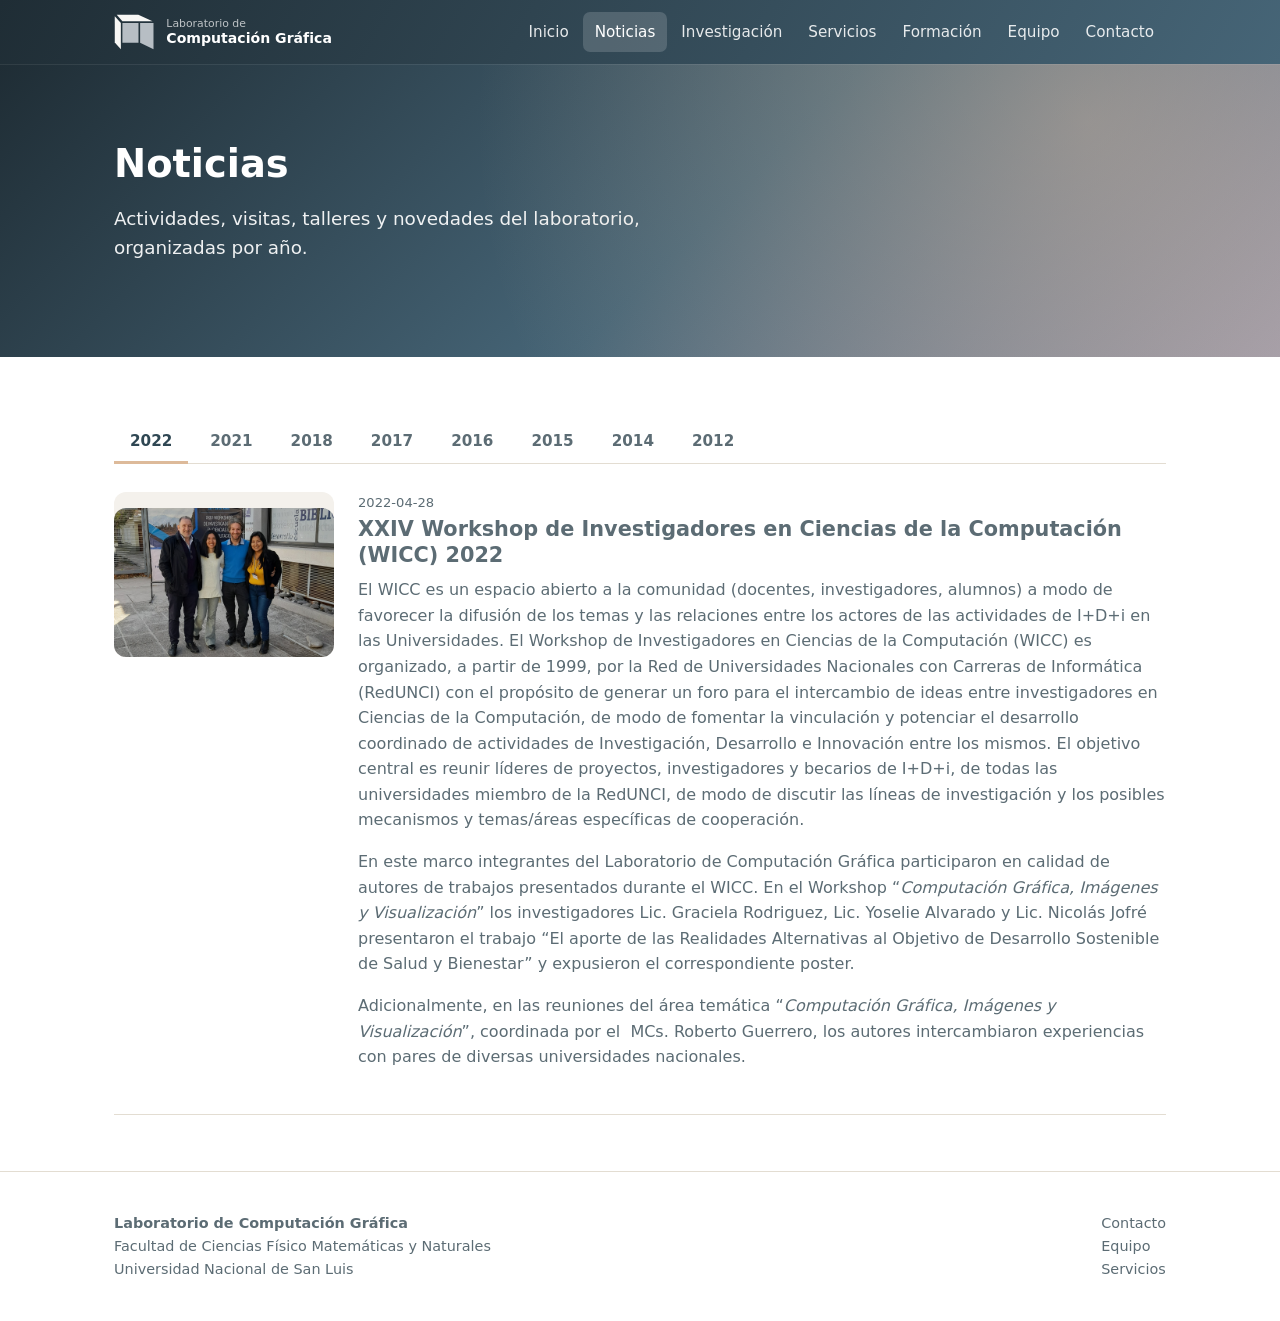
<file: noticias.html>
<!DOCTYPE html>
<html lang="es">
<head>
<meta charset="utf-8">
<meta name="viewport" content="width=device-width, initial-scale=1">
<title>Noticias · LCG - UNSL</title>
<meta name="description" content="Laboratorio de Computación Gráfica - Universidad Nacional de San Luis">
<link rel="icon" href="assets/favicon.png">
<link rel="stylesheet" href="assets/style.css">
<script>
// Oculta imagenes rotas apenas fallan (algunas, como las de Provision de
// Recursos, apuntan a un subdominio viejo de la UNSL que ya no existe).
// Va inline en el <head> -- si fuera en site.js, que carga al final del
// body, las imagenes rotas ya habrian disparado "error" antes de que el
// listener llegue a existir.
document.addEventListener("error", function (e) {
  if (e.target && e.target.tagName === "IMG") {
    var box = e.target.closest(".gallery-thumb, .rea-thumb, .card-thumb, .thumb");
    if (box) box.style.display = "none";
    else e.target.style.display = "none";
  }
}, true);
</script>
</head>
<body>
<header class="site-header">
  <div class="container">
    <a class="brand" href="index.html">
      <svg class="lcg-mark" viewBox="160 80 408 364" role="img" aria-label="LCG"><g transform="matrix(0.60609244,0,0,0.67032967,137.55252,-14.056417)"><path class="g" d="M177.143,275.21936H445.71429V572.36221H177.14285Z"/><path class="g" d="M473,275.21936H696V672.3622l-223,-100z"/><path class="k" d="m50,175.21935 101.42857,100V672.3622L50,569.50503Z"/><path class="k" d="M82.857149,152.3622H442.85715L680,249.50507H177.143Z"/></g></svg>
      <span class="brand-text"><span class="small">Laboratorio de</span><span class="big">Computación Gráfica</span></span>
    </a>
    <button class="menu-toggle" aria-label="Menú" onclick="document.querySelector('.main-nav').classList.toggle('open')">&#9776;</button>
    <nav class="main-nav">
      <a href="index.html">Inicio</a>
          <a href="noticias.html" class="active">Noticias</a>
          <div class="has-sub"><a href="investigacion.html">Investigación</a><div class="sub-menu"><a href="investigacion.html#areas">Áreas</a><a href="investigacion.html#proyectos">Proyectos</a><a href="investigacion.html#publicaciones">Publicaciones</a></div></div>
          <div class="has-sub"><a href="servicios.html">Servicios</a><div class="sub-menu"><a href="servicios.html#desarrollo-de-proyectos">Desarrollo de Proyectos</a><a href="servicios.html#provision-de-recursos-materiales">Provisión de Recursos Materiales</a><a href="servicios.html#consultoria-y-experticia">Consultoría y experticia</a><a href="servicios.html#rea-utiles">REA útiles</a><a href="servicios.html#politicas-de-privacidad">Políticas de privacidad</a></div></div>
          <a href="formacion.html">Formación</a>
          <a href="equipo.html">Equipo</a>
          <a href="contacto.html">Contacto</a>
    </nav>
  </div>
</header>
<main>

<section class="hero">
  <div class="container">
    <h1>Noticias</h1>
    <p>Actividades, visitas, talleres y novedades del laboratorio, organizadas por año.</p>
  </div>
</section>
<section>
  <div class="container content-block">
    <div class="tabs-wrap">
  <div class="tabs-nav"><button class="active" data-tab="noticias-2022">2022</button><button class="" data-tab="noticias-2021">2021</button><button class="" data-tab="noticias-2018">2018</button><button class="" data-tab="noticias-2017">2017</button><button class="" data-tab="noticias-2016">2016</button><button class="" data-tab="noticias-2015">2015</button><button class="" data-tab="noticias-2014">2014</button><button class="" data-tab="noticias-2012">2012</button></div>
  <div class="tab-panels"><div class="tab-panel active" id="noticias-2022">
      <article class="news-item" id="post-2965">
        <div class="thumb"><img src="wp-content/uploads/2022/05/21_wicc2022_1.jpg" alt=""></div>
        <div class="content">
          <div class="date">2022-04-28</div>
          <h2>XXIV Workshop de Investigadores en Ciencias de la Computación (WICC) 2022</h2>
          
<p>El WICC es un espacio abierto a la comunidad (docentes, investigadores, alumnos) a modo de favorecer la difusión de los temas y las relaciones entre los actores de las actividades de I+D+i en las Universidades. El Workshop de Investigadores en Ciencias de la Computación (WICC) es organizado, a partir de 1999, por la Red de Universidades Nacionales con Carreras de Informática (RedUNCI) con el propósito de generar un foro para el intercambio de ideas entre investigadores en Ciencias de la Computación, de modo de fomentar la vinculación y potenciar el desarrollo coordinado de actividades de Investigación, Desarrollo e Innovación entre los mismos. El objetivo central es reunir líderes de proyectos, investigadores y becarios de I+D+i, de todas las universidades miembro de la RedUNCI, de modo de discutir las líneas de investigación y los posibles mecanismos y temas/áreas específicas de cooperación.</p>
<p>En este marco integrantes del Laboratorio de Computación Gráfica participaron en calidad de autores de trabajos presentados durante el WICC. En el Workshop “<em>Computación Gráfica, Imágenes y Visualización</em>” los investigadores Lic. Graciela Rodriguez, Lic. Yoselie Alvarado y Lic. Nicolás Jofré presentaron el trabajo “El aporte de las Realidades Alternativas al Objetivo de Desarrollo Sostenible de Salud y Bienestar” y expusieron el correspondiente poster.</p>
<p>Adicionalmente, en las reuniones del área temática “<em>Computación Gráfica, Imágenes y Visualización</em>”, coordinada por el  MCs. Roberto Guerrero, los autores intercambiaron experiencias con pares de diversas universidades nacionales.</p>
        </div>
      </article></div><div class="tab-panel" id="noticias-2021">
      <article class="news-item" id="post-2955">
        <div class="thumb"><img src="wp-content/uploads/2021/11/20_banzan_0.png" alt=""></div>
        <div class="content">
          <div class="date">2021-11-24</div>
          <h2>Visita Centro educativo Bazán</h2>
          
<p>Los alumnos de 6to año del Centro Educativo N° 2 “Paula Domínguez de Bazán” realizaron una visita al Laboratorio de Computación Gráfica. Los estudiantes pudieron jugar con las distintas aplicaciones que ha desarrollado el laboratorio mediante el uso de Interfaces Naturales de Usuario. Adicionalmente aprendieron sobre el funcionamiento de las impresoras 3D. Como obsequio cada visitante se llevó un llavero impreso en 3D con la inicial de su nombre.</p>
<p>Los alumnos asistieron como parte de las actividades en la materia dictada por la docente Macarena, Fernandez.</p>
<p>Nota relacionada:<br/><a href="https://www.instagram.com/p/CWrKX-arUNB/?utm_source=ig_web_copy_link">Link instagram</a></p>
        </div>
      </article>
      <article class="news-item" id="post-2946">
        <div class="thumb"><img src="wp-content/uploads/2022/04/19_promo_4.jpg" alt=""></div>
        <div class="content">
          <div class="date">2021-11-18</div>
          <h2>Promoción de Carreras</h2>
          
<p>El Laboratorio de Computación Gráfica fue partícipe de las actividades realizadas en el marco de la Promoción de carreras de la FCFMyN.</p>
<p>Nota relacionada:<br/><a href="https://www.instagram.com/p/CcyJ5k8JB_u/?utm_source=ig_web_copy_link">Link instagram</a></p>
        </div>
      </article>
      <article class="news-item" id="post-2894">
        <div class="thumb"><img src="wp-content/uploads/2021/11/18_CyT_2.jpg" alt=""></div>
        <div class="content">
          <div class="date">2021-11-17</div>
          <h2>Taller &amp;#8220;Visualización 3D e Interacción Humano-Computadora Avanzada&amp;#8221;.</h2>
          
<p>El Laboratorio de Computación Gráfica fue partícipe de las actividades que ofreció la UNSL por la Semana de Ciencia y la Tecnología, brindando el taller “Visualización 3D e Interacción Humano-Computadora Avanzada”</p>
<p>Nota relacionada:</p>
<p><a href="https://www.instagram.com/p/CWYQGTQLM-o/">Link instagram</a></p>
        </div>
      </article></div><div class="tab-panel" id="noticias-2018">
      <article class="news-item" id="post-2861">
        <div class="thumb"><img src="wp-content/uploads/2018/06/35355406_188729248498186_8888708159380652032_n-800x600.jpg" alt=""></div>
        <div class="content">
          <div class="date">2018-06-18</div>
          <h2>XIII Congreso Nacional de Tecnología en Educación y Educación en Tecnología (TE&amp;#038;ET) 2018</h2>
          
Anualmente, la Red de Universidades Nacionales con carreras de Informática (RedUNCI) desarrolla el Congreso de “Tecnología en Educación” y “Educación en Tecnología” (TE&amp;ET).
<p>La XIII edición del Congreso se realizó en el Módulo Campus de la Facultad de Ciencias Exactas, Químicas y Naturales (FCEQyN) en la ciudad de Posadas. Fue Organizada y coordinada por el Departamento y las carreras de informática de la FCEQyN con sede en Apóstoles (Misiones).</p>
<p>TE&amp;ET tiene por objetivo la exposición y discusión de trabajos relacionados con la educación y la tecnología, en un contexto multidisciplinario. Los trabajos presentados en TE&amp;ET relacionan Tecnologías de la Información y la Comunicación (TIC) aplicadas en Educación y a su vez, se presentan trabajos respecto del enfoque educativo de las TICs.</p>
<p>TE&amp;ET es un espacio de encuentro para docentes, investigadores, desarrolladores, estudiantes y otros actores interesados para la presentación, difusión de trabajos que relacionen Tecnología y Educación. El congreso se constituye en un escenario adecuado para la comunicación de resultados, oportunidades de colaboración, y discusión de enfoques de I+D+i+t en el área.</p>
<p>En este marco integrantes del Laboratorio de Computación Gráfica participaron en calidad de autores de trabajos presentados durante el congreso.  En el área Demos Educativos la Lic. Yoselie Alvarado presentó el trabajo “<strong> AR4Axo: Aumentando la Inteligencia Espacial para Proyecciones en Sistema Axonométrico</strong>” cuya aplicación móvil puede ser descargada desde la play store: <a href="https://play.google.com/store/apps/details?id=com.UNSL.SR&amp;hl=es_AR.">Link Descarga</a><br/>
En el área Experiencias Educativas la Mg. María Rosas presentó el articulo “<strong>Pensando Computacionalmente: ¿Cómo, Cuándo y Dónde? Y…¿Quiénes?</strong>“.</p>
        </div>
      </article></div><div class="tab-panel" id="noticias-2017">
      <article class="news-item" id="post-2832">
        <div class="thumb"><img src="wp-content/uploads/2017/10/13_Jornadas_2-800x449.jpg" alt=""></div>
        <div class="content">
          <div class="date">2017-10-20</div>
          <h2>Jornadas de Jóvenes Investigadores</h2>
          
<p>Un grupo de jóvenes investigadores de la UNSL participaron en las XXV Jornadas de Jóvenes Investigadores de la Asociación de Universidades Grupo Montevideo (AUGM). El evento se desarrolló en la ciudad de Encarnación, Paraguay.</p>
<p>En representación del Laboratorio de Computación Gráfica la Lic. Graciela Rodríguez presentó el trabajo titulado “<i>Interacción Gestual para Ambientes de Realidad Virtual mediante un Guante de Datos</i>”.</p>
<h4>Notas relacionadas:</h4><p><a href="http://www.noticias.unsl.edu.ar/07/07/2017/seleccionados-para-participar-del-encuentro-jovenes-investigadores-augm/">http://www.noticias.unsl.edu.ar/07/07/2017/seleccionados-para-participar-del-encuentro-jovenes-investigadores-augm/</a></p>
<p><a href="http://www.noticias.unsl.edu.ar/23/10/2017/premios-en-las-jornadas-jovenes-investigadores-augm/">http://www.noticias.unsl.edu.ar/23/10/2017/premios-en-las-jornadas-jovenes-investigadores-augm/</a></p>
        </div>
      </article>
      <article class="news-item" id="post-2825">
        <div class="thumb"><img src="wp-content/uploads/2017/10/9_Mitre_6-1.jpg" alt=""></div>
        <div class="content">
          <div class="date">2017-10-18</div>
          <h2>Expo tech 2017</h2>
          
<p>El Laboratorio de Computación Gráfica participó en la ExpoTech 2017, los investigadores Yoselie Alvarado y Nicolás Jofré expusieron en el Stand “<i>Interfaces Humano-Computadora No Convencionales”</i>. En esta oportunidad se presentaron mecanismos de interacción mediante el uso de gestos y con el uso de la voz humana. <br/>
Los canales de televisión “13 de San Luis” y “San Luis CTV” le realizaron entrevistas a nuestros expositores.</p>
<h4>Notas relacionadas:</h4><p><a href="http://sanluistv.com/tercera-expo-tech-en-unsl/">Link a la noticia.</a></p>
        </div>
      </article>
      <article class="news-item" id="post-2820">
        <div class="thumb"><img src="wp-content/uploads/2017/10/11_Siempre_Cerca_2-e1509462091865.jpg" alt=""></div>
        <div class="content">
          <div class="date">2017-10-04</div>
          <h2>Jornadas de puertas abiertas</h2>
          
<p>En el marco de las Jornadas de puertas abiertas en la UNSL, el Departamento de Informática desarrolló la actividad “Siempre Cerca”. En esta actividad los integrantes del Laboratorio de Computación Gráfica participaron exponiendo en el stands “<i>Interacción Gestual entre el Humano y la Computadora</i>”.</p>
<h4>Notas relacionadas:</h4><p><a href="http://www.noticias.unsl.edu.ar/05/10/2017/docentes-y-estudiantes-universitarios-acompanaron-el-evento-de-carreras/">http://www.noticias.unsl.edu.ar/noticia</a></p>
        </div>
      </article>
      <article class="news-item" id="post-2815">
        <div class="thumb"><img src="wp-content/uploads/2017/10/10_Industrial_1.jpeg" alt=""></div>
        <div class="content">
          <div class="date">2017-08-31</div>
          <h2>Semana de la Ciencia y la Tecnología: Visita Escuela Industrial</h2>
          
<p>La Universidad Nacional de San Luis, a través de su Facultad de Ciencias Físico Matemáticas y Naturales se sumó a la propuesta de  la semana de la Ciencia y la Tecnología con una serie de actividades que se realizaron distintos laboratorios de la institución.<br/>
Dentro de las actividades realizadas el día miércoles un grupo de alumnos de la Escuela Industrial realizó una visita al Laboratorio de Computación Gráfica.</p>
<h4>Notas relacionadas:</h4><p><a href="http://www.noticias.unsl.edu.ar/31/08/2017/la-universidad-festeja-la-semana-nacional-de-la-ciencia-y-la-tecnologia/">http://www.noticias.unsl.edu.ar/noticiatecnologica </a></p>
        </div>
      </article>
      <article class="news-item" id="post-2805">
        <div class="thumb"><img src="wp-content/uploads/2017/10/8_reforma-800x391.png" alt=""></div>
        <div class="content">
          <div class="date">2017-06-16</div>
          <h2>Reforma universitaria</h2>
          
<p>El Laboratorio de Computación Gráfica lanzó la aplicación “<i>Reforma Universitaria UNSL</i>” para plataformas Android, la app puede ser descargada desde la Play Store.</p>
<p>La aplicación fue creada con el propósito de ser utilizada durante los eventos de conmemoración de los cien años de la Reforma Universitaria.</p>
<p>Inicialmente, la aplicación permite aumentar la experiencia de la “Muestra Fotográfica de la Casa de la Reforma” realizada en el Hall Central del Auditorio “Mauricio Amílcar López”; logrando una galería fotográfica aumentada, la cual propone un paseo por imágenes de la época que registraron los sucesos vividos y sus protagonistas.</p>
        </div>
      </article>
      <article class="news-item" id="post-2801">
        <div class="thumb"><img src="wp-content/uploads/2017/10/7_Procesion.jpg" alt=""></div>
        <div class="content">
          <div class="date">2017-05-25</div>
          <h2>Procesión Cívica</h2>
          
<p>Bajo el lema “Nuestros actos son la memoria viva de cien años de fidelidad a la patria que proclaman justicia, igualdad y paz”, desde la Escuela Normal Juan Pascual Pringles los organizadores se encuentran en las últimas etapas de lo que promete ser una edición diferente y con nuevos eventos para sus participantes.</p>
<p>Este año, uno de los elementos más innovadores, incluye la creación de una <a href="https://play.google.com/store/apps/details?id=com.UNSL.ProcesionCivica2017&amp;hl=es">App</a> para computadoras y dispositivos móviles, que se puede descargar de forma gratuita desde el Play Store de Google. Esta aplicación permitirá mediante realidad aumentada observar parte de la historia de esta procesión.</p>
<p>La Procesión Cívica es una celebración en honor a la Patria que nació el 24 de mayo de 1917 bajo la tutela de los alumnos del último año de la Escuela Normal. Los 24 de mayo de cada año, al anochecer, se llenan los espacios y el aire con las banderas, los brazos extendidos y las antorchas, la llama, las palabras, los cantos y todo constituye una ceremonia que tiene los elementos de un acto fundacional. Esta tradición señera marca rumbos en la provincia de San Luis y la distingue no sólo por su singularidad sino por su pervivencia y fortaleza.</p>
<p>Este año, la procesión cívica normalista tiene la particularidad de cumplir 100 años y dado el inminente crecimiento de las tecnologías de la información y la comunicación (TIC), como lo es la realidad aumentada en estos tiempos, es que nace esta aplicación como fusión de lo artístico y lo tecnológico.</p>
<p>Esta innovadora idea pretende recordar momentos únicos de las distintas procesiones en el transcurso de estos 100 años, resaltando el lema y el trabajo realizado por parte de la promoción 2017 junto a toda su comunidad educativa.</p>
<p>Cabe mencionar que el desarrollo estuvo a cargo del Laboratorio de Computación Gráfica de la Universidad Nacional de San Luis con un amplio apoyo de alumnos y docentes de la Escuela Normal.</p>
<p>Notas relacionadas:</p>
<ul>
<li><a href="http://f1.eldiariodelarepublica.com/provincia/La-Mixta-celebro-su-100-Procesion-Civica-en-honor-a-la-Patria-20170524-0024.html">El diario de la República</a></li>
<li><a href="https://elchorrillero.com/nota/2017/05/25/40235-la-procesion-civica-cumplio-un-siglo-de-tradicion-puntana/amp/">El Chorillero</a></li>
<li><a href="http://www.unsl.edu.ar/index.php/main/ver_noticia/5720">Noticias UNSL</a></li>
</ul>
<p>Descargar app:</p>
<ul>
<li><a href="http://www.unsl.edu.ar/index.php/main/ver_noticia/5720">Playstore</a></li>
</ul>
        </div>
      </article>
      <article class="news-item" id="post-2808">
        <div class="thumb"><img src="wp-content/uploads/2017/10/9_Mitre_7.jpg" alt=""></div>
        <div class="content">
          <div class="date">2017-04-11</div>
          <h2>Visita Escuela Mitre</h2>
          
<p>Los alumnos de 6to año de la Escuela N° 5 “Bartolomé Mitre” realizaron una visita al Laboratorio de Computación Gráfica. Los visitantes del establecimiento con orientación informática pudieron jugar con las distintas aplicaciones que ha desarrollado el laboratorio mediante el uso de Interfaces Naturales de Usuario.</p>
<p>Los alumnos asistieron como parte las actividades realizadas en la asignatura Algoritmos dictada por el Profesor Emmanuel Andrada.</p>
<p>Nota relacionada:<br/>
<a href="https://www.facebook.com/escuela5mitre/photos/pcb.1333040543450853/1333038770117697/?type=3&amp;theater">Link Facebook Escuela Mitre</a></p>
        </div>
      </article></div><div class="tab-panel" id="noticias-2016">
      <article class="news-item" id="post-2798">
        <div class="thumb"></div>
        <div class="content">
          <div class="date">2016-12-21</div>
          <h2>Director LCG en Radio Universidad</h2>
          <p>El director del Laboratorio de Computación, MCs. Roberto Guerrero, otorgó una entrevista al programa “Sonido Urbano” de Radio Universidad. Durante la entrevista el MCs. Guerrero explica los aspectos que involucra la Computación Gráfica y como esta puede ser aplicada en diversas áreas tales como educación, medicina, entre otras. Las aplicaciones pueden ser enmarcadas en servicios específicos a problemáticas que requieran modelado tridimensional, representación visual e interacción.</p>
        </div>
      </article>
      <article class="news-item" id="post-2792">
        <div class="thumb"><img src="wp-content/uploads/2017/10/5_Rubrica_2.jpg" alt=""></div>
        <div class="content">
          <div class="date">2016-12-19</div>
          <h2>Rubrica LCG y UNSL</h2>
          
<p>La Universidad Nacional de San Luis rubricó un convenio con el Laboratorio de Computación Gráfica perteneciente al Departamento de Informática de la Facultad de Ciencias Físico Matemáticas y Naturales. De la firma participó el rector, Dr. Félix Nieto Quintas, y el director del laboratorio y vicedecano, MCs. Roberto Guerrero.</p>
<p>Este laboratorio prevé brindar soluciones a necesidades surgidas en el medio o en el ámbito de la Institución (laboratorios, fundación, centro de salud) que requieran el modelado tridimensional y su correspondiente representación digital.</p>
<p>El experto explicó que este espacio está relacionado al desarrollo e investigación de computación gráfica, y destacó que le da sustento a las materias de las carreras Ingeniería en Ciencias de la Computación y la Licenciatura en Ciencias de la Computación en lo que respecta a computación gráfica.</p>
<p>También, expresó que el laboratorio abarca otras áreas de investigación relacionadas con la computación gráfica tales como el procesamiento de imágenes, la realidad virtual y realidad aumentada. “Estamos en condiciones de generar todo tipo de modelos y escenarios tridimensionales que después se pueden utilizar en un abanico muy amplio de aplicaciones tales como ingeniería, medicina, arquitectura, educación, entre otras. De la misma manera, el laboratorio cuenta con una impresora 3D que permite materializar los modelos a modo de prototipo o muestra”, indicó Guerrero quien argumentó que en una primera instancia el convenio no prevé la compra de equipamiento.</p>
<p>Este laboratorio se originó a través de un proyecto con la Comunidad Europea, donde básicamente el 80 por ciento de todo el equipamiento ha sido provisto por estos acuerdos internacionales. En particular el laboratorio cuenta con un ambiente de realidad virtual inmersivo, tipo CAVE (Cave Automatic Virtual Environment), que permite la representación de escenarios tridimensionales en un espacio con estilo de habitación donde el usuario se encuentra inmerso en todo su ser de manera virtual. “El ambiente permite al usuario interactuar con el escenario a través de diversos dispositivos que registran, reconocen y reaccionan a movimientos corporales y voz”, dijo el profesional.</p>
<p>El potencial de actividades que se pueden realizar con estos recursos es muy ambicioso en relación a aplicaciones de investigación y servicio. Es importante destacar que el ambiente CAVE fue el primero que se implementó en la Argentina, y que en nuestro ámbito, el equipo de trabajo es el único que desarrolla este tipo de actividades en la temática. El Laboratorio de Computación Gráfica tiene como integrantes a dos docentes y tres alumnos que han comenzado su carrera docente como auxiliares a la vez que cuentan con becas de posgrado.</p>
<p>Durante la rúbrica se encontraron presente jóvenes profesionales que integran el equipo de trabajo, los licenciados en Ciencias de la Computación Yoselie Alvarado; Graciela Rodríguez; y Nicolás Jofré.</p>
<h4>Notas relacionadas:</h4><p><a href="http://www.unsl.edu.ar/index.php/main/ver_noticia/5308">http://www.unsl.edu.ar/index.php/</a></p>
        </div>
      </article></div><div class="tab-panel" id="noticias-2015">
      <article class="news-item" id="post-2788">
        <div class="thumb"><img src="wp-content/uploads/2017/10/4_ProgramAR_1-800x450.jpg" alt=""></div>
        <div class="content">
          <div class="date">2015-08-14</div>
          <h2>Apertura del curso “La programación y su didáctica”</h2>
          
<p>En la Universidad Nacional de San Luis se realizará el curso “La Programación y su Didáctica”, organizado por la Fundación Sadosky y dictado por docentes de la UNSL. En el día de la fecha se realizó el acto de Inauguración en el cual participaron como expositores integrantes del Laboratorio de Computación Gráfica.</p>
<p>El curso se dictará en todo el país y su finalidad es capacitar a docentes en servicio en escuelas secundarias y primarias. Este curso fue diseñado por expertos de la Fundación Sadosky conjuntamente con docentes e investigadores de la Universidad Nacional de Córdoba, especializados en didáctica de la computación.</p>
        </div>
      </article></div><div class="tab-panel" id="noticias-2014">
      <article class="news-item" id="post-2674">
        <div class="thumb"><img src="wp-content/uploads/2017/10/3_ExpoTech2014_1-1.jpg" alt=""></div>
        <div class="content">
          <div class="date">2014-10-22</div>
          <h2>Expo tech 2014</h2>
          
<p>Ayer martes 21 de octubre comenzó la EXPO TECH en la Facultad de Ciencias Físico Matemáticas. El acto de apertura se llevó a cabo en el Microcine de la Universidad Nacional de San Luis, en el cual participó el Decano de la FCFMyN, Dr. Fernando Bulnes y luego se dio inicio a las charlas.</p>
<p>Las actividades organizadas por alumnos de la Facultad se extendieron hasta hoy miércoles 22 de octubre e iniciaron a las 10:00 horas.</p>
<p>Numerosos alumnos de la FCFMyN asistieron a las charlas en el Auditorio Mauricio López, una de las cuales fue realizada por integrantes del Laboratorio de Computación Gráfica,  el MCs. Roberto Guerrero junto a su equipo de trabajo presentó un trabajo de Realidad Virtual.</p>
<p>Para el cierre de la EXPO TECH, la última exposición se llevó a cabo a las 16:00 horas con una espectacular exposición y Demostraciones Tecnológicas (Stands). En este marco los estudiantes e investigadores del LCG Yoselie Alvarado, Graciela Rodríguez, Nicolás Jofré, y Mario Ruiz expusieron en un stands sobre Realidad virtual y aplicaciones.</p>
<h4>Notas relacionadas:</h4><p><a href="http://webfmn.unsl.edu.ar/boletines/boletin480/noticia5.htm">http://webfmn.unsl.edu.ar/boletines/boletin480/noticia5.htm</a></p>
        </div>
      </article>
      <article class="news-item" id="post-2664">
        <div class="thumb"><img src="wp-content/uploads/2017/10/2_SLD_LCG_3-800x449.jpg" alt=""></div>
        <div class="content">
          <div class="date">2014-10-14</div>
          <h2>LCG en San Luis Digital 2014</h2>
          
<p>Del 10 al 12 de octubre la Universidad Nacional de San Luis participó de “San Luis Digital”, la feria tecnológica más importante de la región que tuvo lugar en el Circuito Internacional Potrero de los Funes.</p>
<p>Durante tres días el público se hizo presente con el propósito de participar en distintas experiencias de las más importantes compañías y personalidades del ámbito IT, comunicacional, educativo y científico.</p>
<p>En el stand de la UNSL se realizaron diferentes experiencias en las que investigadores y alumnos universitarios interactuaron con el público que se arrimó a observar las muestras tecnológicas. </p>
<p>El domingo integrantes del LCG realizaron la presentación de dos aplicaciones de Realidad Virtual. La primera aplicación estuvo asociada a la simulación de un modelo vehicular para la enseñanza de manejo u otros usos tales como simulación de tránsito. La segunda estuvo relacionada con el control de un ambiente virtual mediante el uso de guantes hápticos y sensores de cuerpo y movimiento.</p>
<p>En cuanto a la segunda aplicación, dado el acotado espacio disponible, en la muestra se presentó una versión reducida de la misma. La versión completa corresponde a un Ambiente Virtual Automático en Cueva (Cave Automatic Virtual Environment – en inglés), el cual consiste de 3 paredes retroproyectadas, las cuales presentan un ambiente virtual que puede visualizarse en 3D, donde el usuario puede interactuar con el escenario controlando el desplazamiento dentro del mismo, así como la manipulación de objetos virtuales, entre otras acciones.</p>
<p>Estas presentaciones estuvieron a cargo del MCs. Roberto Guerrero, docente investigador del Departamento de Informática de la Facultad de Ciencias Físico Matemáticas y Naturales de la Universidad y miembro del Laboratorio de Computación Gráfica, junto a Yoselie Alvarado, egresada en la carrera Licenciatura en Ciencias de Computación y a los alumnos avanzados Graciela Rodríguez; Nicolás Jofré; y Mario Ruiz.</p>
<h4>Notas relacionadas:</h4><p><a href="http://www.unsl.edu.ar/index.php/main/ver_noticia/3691">http://www.unsl.edu.ar/index.php/main/ver_noticia/3691</a></p>
        </div>
      </article></div><div class="tab-panel" id="noticias-2012">
      <article class="news-item" id="post-186">
        <div class="thumb"><img src="wp-content/uploads/2015/10/1_LCG_Chile.jpg" alt=""></div>
        <div class="content">
          <div class="date">2012-11-14</div>
          <h2>Se presentó el Laboratorio de Computación Gráfica de la Facultad en Chile</h2>
          
<p>A partir de 2012 la Facultad de Ciencias Físico Matemáticas y Naturales cuenta con la puesta en funcionamiento de un laboratorio equipado con tecnología de alta gama en Computación Gráfica. A poco de meses de sus actividades este laboratorio fue presentado en la Universidad de Bio Bio, Chile, lugar donde se realizó una reunión con miembros que integran el programa de la Comunidad Europea – Alfa III.</p>
<p>La compra de equipamiento y funcionalidad del espacio se gestionó a través del Proyecto GAVIOTA (Grupos Académicos para la visualización orientadas con tecnologías apropiadas) presentado en el 2010 y aprobado en el 2011 por la Unión Europea en el marco de su programa ALFA III, quien destinó alrededor de un millón de euros para la puesta de laboratorios con tecnología Háptica, destinada a reforzar el área de computación gráfica en América Latina.</p>
<blockquote>
<p>El coordinador local del Proyecto GAVIOTA, Roberto Guerrero, docente del Departamento de Informática de la FCFMyN, viajó a Chile con el propósito de mostrar las funcionalidades de los equipamientos adquiridos para el Laboratorio de la Facultad. “Al formar parte de este programa tenemos la obligación de mostrar en qué está invertido el dinero que la Unión Europea financió. El objetivo es hacer la visualización del proyecto” , expresó.</p>
</blockquote>
<p>Con la compra del material se logró armar un entorno de visualización inmersivo tipo CAVE con destino al desarrollo académico tanto de estudiantes como de docentes e investigadores, con funcionamiento en el edificio de Chacabuco y Pedernera.</p>
<p>Actualmente en el laboratorio los trabajos se realizan con pantallas retroproyectadas, multimedias de alta potencia y proyección, computadoras con placas de virtualización, cascos y guantes especiales de realidad virtual. “En este laboratorio lo que se hace es realidad virtual inmersiva” , comentó el profesor.</p>
<p>El objetivo en San Luis está cumplido. El proyecto GAVIOTA – ALFA III se inició con el propósito de introducir en ocho universidades latinoamericanas las posibilidades de investigación, desarrollo e innovación que el mundo de la Realidad Virtual y de la Realidad Aumentada, necesaria para estudios avanzados en esta área disciplinar.</p>
<p>De esta forma la Facultad de Ciencias Físico Matemáticas y Naturales logró, con el apoyo de organismos internacionales y el trabajo de sus docentes, montar en el ámbito educativo y de desarrollo científico y tecnológico este laboratorio, espacio que nunca existió en la Institución.</p>
<h4>Notas relacionadas:</h4><p><a href="http://www.elintransigente.com/tecnologia/2012/11/15/presento-laboratorio-computacion-grafica-facultad-chile-156964.html">http://www.elintransigente.com/tecnologia/</a></p>
<p><a href="http://webfmn.unsl.edu.ar/boletines/boletin413/noticia6-laboratorio.htm">http://webfmn.unsl.edu.ar/boletines/boletin413/</a></p>
        </div>
      </article></div></div>
</div>
  </div>
</section>

</main>
<footer>
  <div class="container foot-grid">
    <div>
      <strong>Laboratorio de Computación Gráfica</strong><br>
      Facultad de Ciencias Físico Matemáticas y Naturales<br>
      Universidad Nacional de San Luis
    </div>
    <div>
      <a href="contacto.html">Contacto</a><br>
      <a href="equipo.html">Equipo</a><br>
      <a href="servicios.html">Servicios</a>
    </div>
  </div>
</footer>
<script src="assets/site.js"></script>
</body>
</html>
</file>
<file: assets/style.css>
:root{
  /* Paleta "Sofisticacion Moderna": lila sereno, piedra caliza, azul acero */
  --bg:#ffffff;
  --bg-alt:#f4f1ec;
  --text:#223038;
  --text-muted:#5c6c74;
  --border:#e3ddd2;
  --accent:#466577;
  --accent-dark:#2f4753;
  --accent-light:#eaeef0;
  --accent2:#9a99ab;
  --highlight:#ddba9a;
  --highlight-text:#2f4753;
  --grad-start:#1f2d35;
  --grad-mid:#466577;
  --grad-end:#9a99ab;
  --radius:12px;
  --maxw:1100px;
  --font: "Inter", "Segoe UI", system-ui, -apple-system, Helvetica, Arial, sans-serif;
}

*{box-sizing:border-box;}
html{scroll-behavior:smooth;}
body{
  margin:0;
  font-family:var(--font);
  color:var(--text);
  background:var(--bg);
  line-height:1.6;
  font-size:16px;
}
img{max-width:100%;height:auto;display:block;}
a{color:var(--accent);text-decoration:none;}
a:hover{text-decoration:underline;}
.container{max-width:var(--maxw);margin:0 auto;padding:0 24px;}
h1,h2,h3,h4{line-height:1.25;font-weight:700;margin:0 0 .6em;}
h1{font-size:2.1rem;}
h2{font-size:1.6rem;}
h3{font-size:1.25rem;}
p{margin:0 0 1em;}
ul{margin:0 0 1em;padding-left:1.2em;}

/* ---------- Header ---------- */
/* El isologo oficial del LCG tiene el texto en blanco (pensado para
   fondo oscuro), por eso el header usa un fondo oscuro en vez de
   blanco: en blanco el nombre del laboratorio quedaba invisible. */
.site-header{
  position:sticky;top:0;
  background:linear-gradient(120deg,var(--grad-start),var(--grad-mid));
  z-index:50;
  box-shadow:0 1px 0 rgba(255,255,255,.08);
}
.site-header .container{display:flex;align-items:center;justify-content:space-between;padding-top:12px;padding-bottom:12px;gap:24px;}
.brand{display:flex;align-items:center;gap:12px;color:#fff;flex-shrink:0;}
.brand:hover{text-decoration:none;}
.brand img{height:40px;width:auto;display:block;}
.brand .lcg-mark{height:36px;width:auto;display:block;}
.brand .lcg-mark .k{fill:#f8f7f5;}
.brand .lcg-mark .g{fill:#b7bec4;}
.brand .brand-text{line-height:1.15;}
.brand .brand-text .big{display:block;font-weight:700;font-size:.88rem;}
.brand .brand-text .small{display:block;font-size:.68rem;color:rgba(255,255,255,.7);}

nav.main-nav{display:flex;align-items:center;gap:2px;flex-wrap:wrap;position:relative;}
nav.main-nav > a,
nav.main-nav > .has-sub > a{padding:8px 12px;border-radius:7px;color:rgba(255,255,255,.88);font-size:.95rem;font-weight:500;display:inline-block;}
nav.main-nav > a:hover,
nav.main-nav > .has-sub > a:hover{background:rgba(255,255,255,.14);color:#fff;text-decoration:none;}
nav.main-nav > a.active,
nav.main-nav > .has-sub > a.active{background:rgba(255,255,255,.16);color:#fff;}
nav.main-nav .has-sub{position:relative;}
nav.main-nav .sub-menu{
  display:none;position:absolute;top:100%;left:0;background:#fff;border:1px solid var(--border);
  border-radius:8px;box-shadow:0 10px 30px rgba(0,0,0,.18);padding:6px;min-width:230px;z-index:60;
}
nav.main-nav .has-sub:hover .sub-menu{display:block;}
nav.main-nav .sub-menu a{display:block;padding:8px 10px;border-radius:6px;font-size:.9rem;color:var(--text);}
nav.main-nav .sub-menu a:hover{background:var(--accent-light);color:var(--accent-dark);text-decoration:none;}
.menu-toggle{display:none;background:none;border:1px solid rgba(255,255,255,.4);color:#fff;border-radius:8px;padding:8px 10px;font-size:1.1rem;cursor:pointer;}

/* ---------- Hero ---------- */
.hero{
  background:linear-gradient(135deg,var(--grad-start),var(--grad-mid) 55%,var(--grad-end));
  color:#fff;padding:76px 0;position:relative;overflow:hidden;
}
.hero::after{
  content:"";position:absolute;inset:0;pointer-events:none;
  background:radial-gradient(circle at 85% 20%, rgba(221,186,154,.4), transparent 55%);
}
.hero .container{position:relative;}
.hero-flex{display:flex;align-items:center;gap:48px;justify-content:space-between;}
.hero-text{flex:1 1 480px;min-width:0;}
.hero h1{font-size:2.4rem;margin-bottom:.4em;}
.hero p{font-size:1.15rem;max-width:640px;color:rgba(255,255,255,.92);}
.hero .btn{margin-top:1em;}
.hero-art{flex:0 0 300px;width:300px;max-width:38vw;}
.hero-art svg{display:block;width:100%;height:auto;}
@media (max-width:860px){
  .hero-flex{flex-direction:column;align-items:flex-start;gap:32px;}
  .hero-art{max-width:260px;width:100%;align-self:center;}
}

.btn{
  display:inline-block;padding:10px 22px;border-radius:999px;background:var(--highlight);color:var(--highlight-text);
  font-weight:600;font-size:.95rem;margin-right:10px;
}
.btn:hover{text-decoration:none;opacity:.92;}
.btn-outline{background:transparent;border:1.5px solid rgba(255,255,255,.75);color:#fff;}

/* ---------- Sections ---------- */
section{padding:56px 0;}
section.alt{background:var(--bg-alt);}
.section-head{margin-bottom:28px;}
.section-head p{color:var(--text-muted);max-width:640px;}

/* ---------- Tabs ---------- */
.tabs-wrap{margin-top:8px;}
.tabs-nav{display:flex;gap:6px;flex-wrap:wrap;border-bottom:1px solid var(--border);margin-bottom:28px;}
.tabs-nav > button{
  appearance:none;background:none;border:none;cursor:pointer;
  padding:11px 16px;font-size:.95rem;font-weight:600;color:var(--text-muted);
  border-bottom:3px solid transparent;margin-bottom:-1px;font-family:var(--font);
}
.tabs-nav > button:hover{color:var(--accent-dark);}
.tabs-nav > button.active{color:var(--accent-dark);border-bottom-color:var(--highlight);}
.tab-panel{display:none;}
.tab-panel.active{display:block;animation:fadein .2s ease;}
@keyframes fadein{from{opacity:0;}to{opacity:1;}}

/* sub-pestañas (anidadas, p.ej. categorias de Publicaciones) un poco mas chicas */
.tab-panel .tabs-nav{margin-bottom:22px;}
.tab-panel .tabs-nav > button{padding:8px 14px;font-size:.88rem;}

/* ---------- Tarjetas clickeables (Areas / Proyectos) ---------- */
.area-intro{color:var(--text-muted);max-width:720px;margin-bottom:26px;}
.card-tabs-nav{
  display:grid;grid-template-columns:repeat(3,1fr);gap:16px;
  border-bottom:none;margin-bottom:26px;
}
@media (max-width:760px){.card-tabs-nav{grid-template-columns:repeat(2,1fr);}}
@media (max-width:480px){.card-tabs-nav{grid-template-columns:1fr;}}
.card-tabs-nav > button{
  all:unset;box-sizing:border-box;cursor:pointer;display:flex;flex-direction:column;gap:12px;
  border:1px solid var(--border);border-radius:var(--radius);padding:20px;background:#fff;
  transition:box-shadow .15s ease, transform .15s ease, border-color .15s ease;
  font-family:var(--font);
}
.card-tabs-nav > button:hover{box-shadow:0 10px 24px rgba(0,0,0,.07);transform:translateY(-2px);}
.card-tabs-nav > button.active{
  border-color:var(--accent);box-shadow:0 0 0 2px var(--accent-light) inset;
}
.card-tabs-nav .card-icon{
  width:44px;height:44px;border-radius:10px;flex-shrink:0;
  background:linear-gradient(135deg,var(--accent-dark),var(--accent));color:#fff;
  display:flex;align-items:center;justify-content:center;font-weight:700;font-size:1rem;
}
.card-tabs-nav .card-title{font-weight:700;font-size:1rem;color:var(--text);line-height:1.3;}
.card-tabs-nav.has-thumb > button{padding:0;overflow:hidden;gap:0;}
.card-tabs-nav.has-thumb .card-thumb{width:100%;aspect-ratio:16/10;background:var(--bg-alt);overflow:hidden;}
.card-tabs-nav.has-thumb .card-thumb img{width:100%;height:100%;object-fit:cover;display:block;}
.card-tabs-nav.has-thumb .card-thumb.placeholder{
  background:linear-gradient(135deg,var(--accent-light),var(--bg-alt));
}
.card-tabs-nav.has-thumb .card-title{padding:14px 16px;}

/* ---------- REA utiles (tarjetas) ---------- */
.rea-card{display:flex;flex-direction:column;}
.rea-thumb{width:100%;aspect-ratio:4/3;border-radius:8px;overflow:hidden;background:var(--bg-alt);margin-bottom:14px;}
.rea-thumb img{width:100%;height:100%;object-fit:contain;background:#fff;}
.rea-thumb.placeholder{background:linear-gradient(135deg,var(--accent-light),var(--bg-alt));}
.rea-card h3{font-size:1.05rem;margin-bottom:.4em;}
.rea-card p{color:var(--text-muted);flex-grow:1;}
.btn-small{
  display:inline-block;align-self:flex-start;margin-top:10px;padding:8px 16px;border-radius:999px;
  background:var(--accent);color:#fff;font-weight:600;font-size:.85rem;
}
.btn-small:hover{text-decoration:none;opacity:.9;}

/* ---------- Galeria de imagenes (Provision de Recursos) ---------- */
.gallery{display:flex;flex-wrap:wrap;gap:10px;margin:14px 0;}
.gallery-thumb{width:160px;height:120px;border-radius:8px;overflow:hidden;background:var(--bg-alt);}
.gallery-thumb img{width:100%;height:100%;object-fit:cover;}

.card-detail{
  border:1px solid var(--border);border-radius:var(--radius);padding:28px 30px;
  background:var(--bg-alt);
}
.card-detail h3{margin-top:0;color:var(--accent-dark);}

/* grupos de año dentro de un panel (noticias, publicaciones) */
.year-group{margin-bottom:8px;}
.year-group h3{
  font-size:1.05rem;color:var(--accent-dark);border-bottom:2px solid var(--accent-light);
  padding-bottom:6px;margin-bottom:16px;margin-top:0;
}
.pub-subgroup{margin-bottom:28px;}
.pub-subgroup > h4{font-size:.95rem;color:var(--text-muted);text-transform:uppercase;letter-spacing:.04em;margin-bottom:14px;}
.pub-entry{font-size:.92rem;margin-bottom:12px;padding-bottom:12px;border-bottom:1px solid var(--border);}
.pub-entry:last-child{border-bottom:none;}

/* ---------- Cards / grid ---------- */
.grid{display:grid;gap:22px;}
.grid-2{grid-template-columns:repeat(2,1fr);}
.grid-3{grid-template-columns:repeat(3,1fr);}
.grid-4{grid-template-columns:repeat(4,1fr);}
@media (max-width:900px){.grid-3,.grid-4{grid-template-columns:repeat(2,1fr);}}
@media (max-width:600px){.grid-2,.grid-3,.grid-4{grid-template-columns:1fr;}}

.card{
  border:1px solid var(--border);border-radius:var(--radius);padding:24px;background:#fff;
  transition:box-shadow .15s ease, transform .15s ease;
}
.card:hover{box-shadow:0 10px 24px rgba(0,0,0,.06);transform:translateY(-2px);}
.card h3{margin-bottom:.4em;}
.card h3 a{color:var(--text);}
.card p{color:var(--text-muted);margin-bottom:0;}
.card .icon{
  width:48px;height:48px;border-radius:10px;
  background:linear-gradient(135deg,var(--accent-dark),var(--accent));color:#fff;
  display:flex;align-items:center;justify-content:center;font-size:1.3rem;margin-bottom:14px;font-weight:700;
}

/* ---------- Team ---------- */
.team-card{text-align:center;}
.team-card img{width:120px;height:120px;border-radius:50%;object-fit:cover;margin:0 auto 14px;background:var(--bg-alt);}
.team-card .role{color:var(--accent);font-weight:600;font-size:.85rem;margin-bottom:.3em;}
.team-card .title{color:var(--text-muted);font-size:.85rem;margin-bottom:.6em;}
.team-card .links{display:flex;gap:10px;justify-content:center;font-size:.85rem;}
.team-simple{display:flex;flex-direction:column;align-items:center;gap:8px;}
.team-simple img{width:72px;height:72px;border-radius:50%;object-fit:cover;background:var(--bg-alt);}
.team-simple .name{font-size:.88rem;text-align:center;}

/* ---------- News ---------- */
.news-item{border-bottom:1px solid var(--border);padding:28px 0;display:grid;grid-template-columns:220px 1fr;gap:24px;}
.news-item:first-child{padding-top:0;}
.news-item .thumb{width:100%;border-radius:var(--radius);overflow:hidden;aspect-ratio:4/3;background:var(--bg-alt);}
.news-item .thumb img{width:100%;height:100%;object-fit:cover;}
.news-item .date{color:var(--text-muted);font-size:.82rem;margin-bottom:.3em;}
.news-item h2{font-size:1.3rem;margin-bottom:.4em;}
.news-item .content{color:var(--text-muted);}
.news-item .content img{display:none;} /* evita duplicar imagenes del cuerpo del post en la lista */
@media (max-width:700px){.news-item{grid-template-columns:1fr;}}

/* ---------- Content (paginas de texto) ---------- */
.content-block h3,.content-block h4{margin-top:1.4em;}
.content-block img{border-radius:var(--radius);margin:1em 0;}
.content-block ul{margin-bottom:1.2em;}

/* ---------- Footer ---------- */
footer{border-top:1px solid var(--border);padding:40px 0;color:var(--text-muted);font-size:.9rem;}
footer a{color:var(--text-muted);}
footer .foot-grid{display:flex;justify-content:space-between;flex-wrap:wrap;gap:20px;}

/* ---------- Mobile nav ---------- */
@media (max-width:860px){
  .menu-toggle{display:inline-block;}
  nav.main-nav{display:none;flex-direction:column;position:absolute;top:100%;left:0;right:0;
    background:var(--grad-mid);
    padding:10px 24px 18px;}
  nav.main-nav.open{display:flex;}
  nav.main-nav .sub-menu{position:static;box-shadow:none;border:none;border-radius:0;display:block;padding-left:12px;background:transparent;}
  nav.main-nav .sub-menu a{color:rgba(255,255,255,.8);}
  nav.main-nav .sub-menu a:hover{background:rgba(255,255,255,.12);color:#fff;}
  nav.main-nav .has-sub:hover .sub-menu{display:block;}
  .site-header .container{position:relative;flex-wrap:wrap;}
}
</file>
